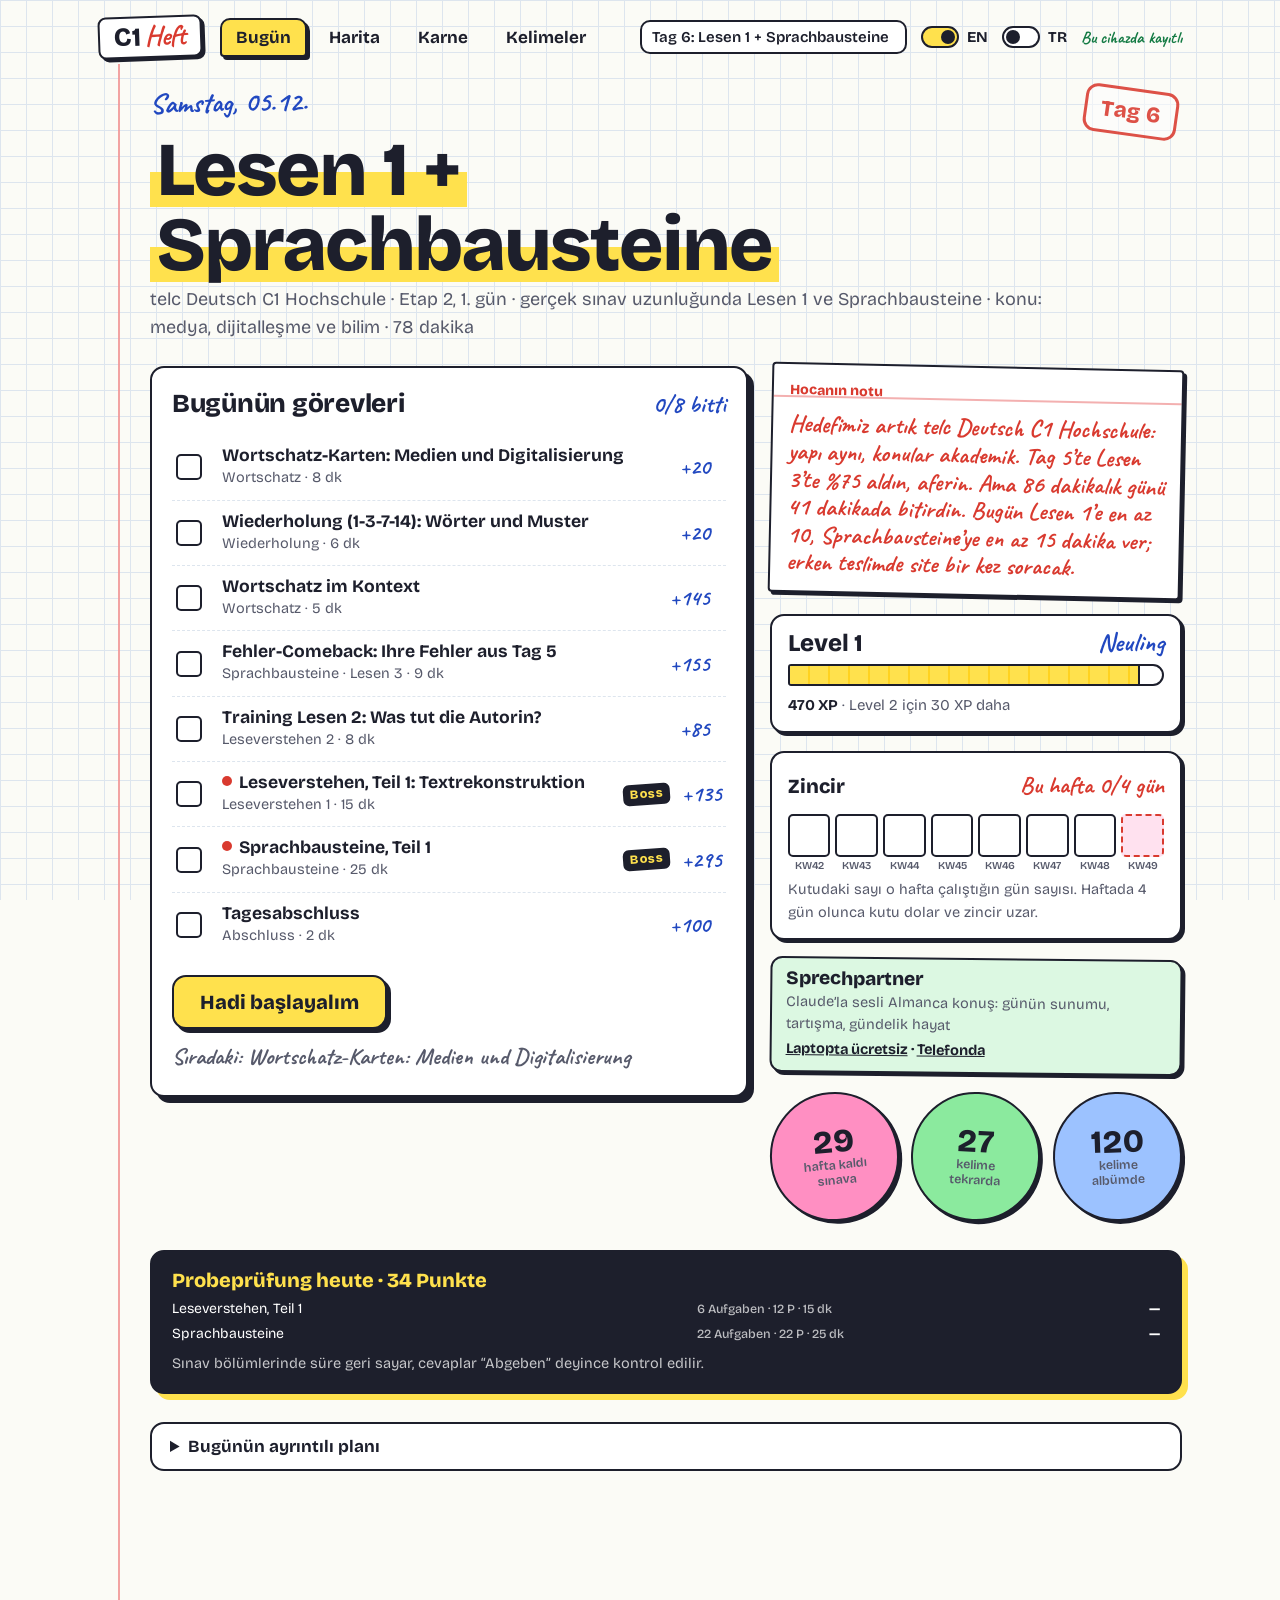
<file: index.html>
<!DOCTYPE html>
<html lang="tr">
<head>
<meta charset="utf-8">
<meta name="viewport" content="width=device-width, initial-scale=1, viewport-fit=cover">
<title>C1-Heft · telc Deutsch C1 Hochschule</title>
<meta name="description" content="Haziran 2027’ye kadar telc Deutsch C1 Hochschule hazırlığı: deneme sınavları, kelime tekrarı, Almanca, İngilizce ve Türkçe.">
<meta name="theme-color" content="#fbfbf6">
<meta name="apple-mobile-web-app-capable" content="yes">
<meta name="mobile-web-app-capable" content="yes">
<meta name="apple-mobile-web-app-status-bar-style" content="default">
<meta name="apple-mobile-web-app-title" content="C1-Heft">
<link rel="manifest" href="manifest.webmanifest">
<link rel="icon" href="icons/icon-192.png" type="image/png">
<link rel="apple-touch-icon" href="icons/apple-touch-icon.png">
<style>@font-face {
  font-family: 'Bricolage Grotesque';
  font-style: normal;
  font-display: swap;
  font-weight: 400;
  src: url(fonts/bricolage-grotesque-latin-ext-400-normal.woff2) format("woff2");
  unicode-range: U+0100-02BA,U+02BD-02C5,U+02C7-02CC,U+02CE-02D7,U+02DD-02FF,U+0304,U+0308,U+0329,U+1D00-1DBF,U+1E00-1E9F,U+1EF2-1EFF,U+2020,U+20A0-20AB,U+20AD-20C0,U+2113,U+2C60-2C7F,U+A720-A7FF;
}
@font-face {
  font-family: 'Bricolage Grotesque';
  font-style: normal;
  font-display: swap;
  font-weight: 400;
  src: url(fonts/bricolage-grotesque-latin-400-normal.woff2) format("woff2");
  unicode-range: U+0000-00FF,U+0131,U+0152-0153,U+02BB-02BC,U+02C6,U+02DA,U+02DC,U+0304,U+0308,U+0329,U+2000-206F,U+20AC,U+2122,U+2191,U+2193,U+2212,U+2215,U+FEFF,U+FFFD;
}
@font-face {
  font-family: 'Bricolage Grotesque';
  font-style: normal;
  font-display: swap;
  font-weight: 500;
  src: url(fonts/bricolage-grotesque-latin-ext-500-normal.woff2) format("woff2");
  unicode-range: U+0100-02BA,U+02BD-02C5,U+02C7-02CC,U+02CE-02D7,U+02DD-02FF,U+0304,U+0308,U+0329,U+1D00-1DBF,U+1E00-1E9F,U+1EF2-1EFF,U+2020,U+20A0-20AB,U+20AD-20C0,U+2113,U+2C60-2C7F,U+A720-A7FF;
}
@font-face {
  font-family: 'Bricolage Grotesque';
  font-style: normal;
  font-display: swap;
  font-weight: 500;
  src: url(fonts/bricolage-grotesque-latin-500-normal.woff2) format("woff2");
  unicode-range: U+0000-00FF,U+0131,U+0152-0153,U+02BB-02BC,U+02C6,U+02DA,U+02DC,U+0304,U+0308,U+0329,U+2000-206F,U+20AC,U+2122,U+2191,U+2193,U+2212,U+2215,U+FEFF,U+FFFD;
}
@font-face {
  font-family: 'Bricolage Grotesque';
  font-style: normal;
  font-display: swap;
  font-weight: 600;
  src: url(fonts/bricolage-grotesque-latin-ext-600-normal.woff2) format("woff2");
  unicode-range: U+0100-02BA,U+02BD-02C5,U+02C7-02CC,U+02CE-02D7,U+02DD-02FF,U+0304,U+0308,U+0329,U+1D00-1DBF,U+1E00-1E9F,U+1EF2-1EFF,U+2020,U+20A0-20AB,U+20AD-20C0,U+2113,U+2C60-2C7F,U+A720-A7FF;
}
@font-face {
  font-family: 'Bricolage Grotesque';
  font-style: normal;
  font-display: swap;
  font-weight: 600;
  src: url(fonts/bricolage-grotesque-latin-600-normal.woff2) format("woff2");
  unicode-range: U+0000-00FF,U+0131,U+0152-0153,U+02BB-02BC,U+02C6,U+02DA,U+02DC,U+0304,U+0308,U+0329,U+2000-206F,U+20AC,U+2122,U+2191,U+2193,U+2212,U+2215,U+FEFF,U+FFFD;
}
@font-face {
  font-family: 'Bricolage Grotesque';
  font-style: normal;
  font-display: swap;
  font-weight: 700;
  src: url(fonts/bricolage-grotesque-latin-ext-700-normal.woff2) format("woff2");
  unicode-range: U+0100-02BA,U+02BD-02C5,U+02C7-02CC,U+02CE-02D7,U+02DD-02FF,U+0304,U+0308,U+0329,U+1D00-1DBF,U+1E00-1E9F,U+1EF2-1EFF,U+2020,U+20A0-20AB,U+20AD-20C0,U+2113,U+2C60-2C7F,U+A720-A7FF;
}
@font-face {
  font-family: 'Bricolage Grotesque';
  font-style: normal;
  font-display: swap;
  font-weight: 700;
  src: url(fonts/bricolage-grotesque-latin-700-normal.woff2) format("woff2");
  unicode-range: U+0000-00FF,U+0131,U+0152-0153,U+02BB-02BC,U+02C6,U+02DA,U+02DC,U+0304,U+0308,U+0329,U+2000-206F,U+20AC,U+2122,U+2191,U+2193,U+2212,U+2215,U+FEFF,U+FFFD;
}
@font-face {
  font-family: 'Bricolage Grotesque';
  font-style: normal;
  font-display: swap;
  font-weight: 800;
  src: url(fonts/bricolage-grotesque-latin-ext-800-normal.woff2) format("woff2");
  unicode-range: U+0100-02BA,U+02BD-02C5,U+02C7-02CC,U+02CE-02D7,U+02DD-02FF,U+0304,U+0308,U+0329,U+1D00-1DBF,U+1E00-1E9F,U+1EF2-1EFF,U+2020,U+20A0-20AB,U+20AD-20C0,U+2113,U+2C60-2C7F,U+A720-A7FF;
}
@font-face {
  font-family: 'Bricolage Grotesque';
  font-style: normal;
  font-display: swap;
  font-weight: 800;
  src: url(fonts/bricolage-grotesque-latin-800-normal.woff2) format("woff2");
  unicode-range: U+0000-00FF,U+0131,U+0152-0153,U+02BB-02BC,U+02C6,U+02DA,U+02DC,U+0304,U+0308,U+0329,U+2000-206F,U+20AC,U+2122,U+2191,U+2193,U+2212,U+2215,U+FEFF,U+FFFD;
}
@font-face {
  font-family: 'Caveat';
  font-style: normal;
  font-display: swap;
  font-weight: 500;
  src: url(fonts/caveat-latin-ext-500-normal.woff2) format("woff2");
  unicode-range: U+0100-02BA,U+02BD-02C5,U+02C7-02CC,U+02CE-02D7,U+02DD-02FF,U+0304,U+0308,U+0329,U+1D00-1DBF,U+1E00-1E9F,U+1EF2-1EFF,U+2020,U+20A0-20AB,U+20AD-20C0,U+2113,U+2C60-2C7F,U+A720-A7FF;
}
@font-face {
  font-family: 'Caveat';
  font-style: normal;
  font-display: swap;
  font-weight: 500;
  src: url(fonts/caveat-latin-500-normal.woff2) format("woff2");
  unicode-range: U+0000-00FF,U+0131,U+0152-0153,U+02BB-02BC,U+02C6,U+02DA,U+02DC,U+0304,U+0308,U+0329,U+2000-206F,U+20AC,U+2122,U+2191,U+2193,U+2212,U+2215,U+FEFF,U+FFFD;
}
@font-face {
  font-family: 'Caveat';
  font-style: normal;
  font-display: swap;
  font-weight: 700;
  src: url(fonts/caveat-latin-ext-700-normal.woff2) format("woff2");
  unicode-range: U+0100-02BA,U+02BD-02C5,U+02C7-02CC,U+02CE-02D7,U+02DD-02FF,U+0304,U+0308,U+0329,U+1D00-1DBF,U+1E00-1E9F,U+1EF2-1EFF,U+2020,U+20A0-20AB,U+20AD-20C0,U+2113,U+2C60-2C7F,U+A720-A7FF;
}
@font-face {
  font-family: 'Caveat';
  font-style: normal;
  font-display: swap;
  font-weight: 700;
  src: url(fonts/caveat-latin-700-normal.woff2) format("woff2");
  unicode-range: U+0000-00FF,U+0131,U+0152-0153,U+02BB-02BC,U+02C6,U+02DA,U+02DC,U+0304,U+0308,U+0329,U+2000-206F,U+20AC,U+2122,U+2191,U+2193,U+2212,U+2215,U+FEFF,U+FFFD;
}
@font-face {
  font-family: 'Literata';
  font-style: normal;
  font-display: swap;
  font-weight: 400;
  src: url(fonts/literata-latin-ext-400-normal.woff2) format("woff2");
  unicode-range: U+0100-02BA,U+02BD-02C5,U+02C7-02CC,U+02CE-02D7,U+02DD-02FF,U+0304,U+0308,U+0329,U+1D00-1DBF,U+1E00-1E9F,U+1EF2-1EFF,U+2020,U+20A0-20AB,U+20AD-20C0,U+2113,U+2C60-2C7F,U+A720-A7FF;
}
@font-face {
  font-family: 'Literata';
  font-style: normal;
  font-display: swap;
  font-weight: 400;
  src: url(fonts/literata-latin-400-normal.woff2) format("woff2");
  unicode-range: U+0000-00FF,U+0131,U+0152-0153,U+02BB-02BC,U+02C6,U+02DA,U+02DC,U+0304,U+0308,U+0329,U+2000-206F,U+20AC,U+2122,U+2191,U+2193,U+2212,U+2215,U+FEFF,U+FFFD;
}
@font-face {
  font-family: 'Literata';
  font-style: italic;
  font-display: swap;
  font-weight: 400;
  src: url(fonts/literata-latin-ext-400-italic.woff2) format("woff2");
  unicode-range: U+0100-02BA,U+02BD-02C5,U+02C7-02CC,U+02CE-02D7,U+02DD-02FF,U+0304,U+0308,U+0329,U+1D00-1DBF,U+1E00-1E9F,U+1EF2-1EFF,U+2020,U+20A0-20AB,U+20AD-20C0,U+2113,U+2C60-2C7F,U+A720-A7FF;
}
@font-face {
  font-family: 'Literata';
  font-style: italic;
  font-display: swap;
  font-weight: 400;
  src: url(fonts/literata-latin-400-italic.woff2) format("woff2");
  unicode-range: U+0000-00FF,U+0131,U+0152-0153,U+02BB-02BC,U+02C6,U+02DA,U+02DC,U+0304,U+0308,U+0329,U+2000-206F,U+20AC,U+2122,U+2191,U+2193,U+2212,U+2215,U+FEFF,U+FFFD;
}
@font-face {
  font-family: 'Literata';
  font-style: normal;
  font-display: swap;
  font-weight: 600;
  src: url(fonts/literata-latin-ext-600-normal.woff2) format("woff2");
  unicode-range: U+0100-02BA,U+02BD-02C5,U+02C7-02CC,U+02CE-02D7,U+02DD-02FF,U+0304,U+0308,U+0329,U+1D00-1DBF,U+1E00-1E9F,U+1EF2-1EFF,U+2020,U+20A0-20AB,U+20AD-20C0,U+2113,U+2C60-2C7F,U+A720-A7FF;
}
@font-face {
  font-family: 'Literata';
  font-style: normal;
  font-display: swap;
  font-weight: 600;
  src: url(fonts/literata-latin-600-normal.woff2) format("woff2");
  unicode-range: U+0000-00FF,U+0131,U+0152-0153,U+02BB-02BC,U+02C6,U+02DA,U+02DC,U+0304,U+0308,U+0329,U+2000-206F,U+20AC,U+2122,U+2191,U+2193,U+2212,U+2215,U+FEFF,U+FFFD;
}


/* Layout idea: one exam step at a time on a calm paper column; a sticky action bar moves you forward; a side column keeps today's plan in view. */
:root{
  color-scheme: light;
  --bg:#eef1f4; --card:#ffffff; --paper:#f7f9fb; --ink:#14202b; --ink2:#4a5a6c; --line:#d3dce5; --line2:#e6ebf0;
  --accent:#0a5f7d; --accent-ink:#ffffff; --accent-soft:#dfeef4;
  --dS:#0a5f7d; --dS-soft:#dfeef4; --dG:#6a47a6; --dG-soft:#ece6f7;
  --ok:#17794a; --ok-soft:#e0f2e8; --bad:#b3261e; --bad-soft:#fbe7e5; --warn:#855400; --warn-soft:#fbf0cf;
  --shadow:0 1px 2px rgba(20,32,43,.06),0 4px 14px rgba(20,32,43,.05);
  --f-ui:"IBM Plex Sans",system-ui,-apple-system,"Segoe UI",Roboto,sans-serif;
  --f-read:"IBM Plex Serif",Georgia,"Times New Roman",serif;
  --f-mono:"IBM Plex Mono",ui-monospace,Menlo,Consolas,monospace;
  --r:12px;
}
@media (prefers-color-scheme: dark){
  :root:not([data-theme="light"]){
    color-scheme: dark;
    --bg:#0e151c; --card:#16202a; --paper:#1a2631; --ink:#e7eef4; --ink2:#a6b4c2; --line:#2b3a47; --line2:#223240;
    --accent:#5cc1e0; --accent-ink:#04202b; --accent-soft:#12303d;
    --dS:#5cc1e0; --dS-soft:#12303d; --dG:#b9a0ee; --dG-soft:#2a2144;
    --ok:#5fd29a; --ok-soft:#12301f; --bad:#ff8c84; --bad-soft:#3a1815; --warn:#f0c25f; --warn-soft:#312608;
    --shadow:0 1px 2px rgba(0,0,0,.4);
  }
}
:root[data-theme="dark"]{
  color-scheme: dark;
  --bg:#0e151c; --card:#16202a; --paper:#1a2631; --ink:#e7eef4; --ink2:#a6b4c2; --line:#2b3a47; --line2:#223240;
  --accent:#5cc1e0; --accent-ink:#04202b; --accent-soft:#12303d;
  --dS:#5cc1e0; --dS-soft:#12303d; --dG:#b9a0ee; --dG-soft:#2a2144;
  --ok:#5fd29a; --ok-soft:#12301f; --bad:#ff8c84; --bad-soft:#3a1815; --warn:#f0c25f; --warn-soft:#312608;
  --shadow:0 1px 2px rgba(0,0,0,.4);
}
*{box-sizing:border-box}
html{-webkit-text-size-adjust:100%;scroll-behavior:smooth}
body{margin:0;background:var(--bg);color:var(--ink);font:400 16px/1.55 var(--f-ui)}
button,input,select,textarea{font:inherit;color:inherit}
button{-webkit-tap-highlight-color:transparent}
h1,h2,h3,h4{text-wrap:balance;margin:0}
p{margin:0}
.pl{white-space:pre-line}
:focus-visible{outline:2px solid var(--accent);outline-offset:2px}
[hidden]{display:none !important}

/* top */
.top{position:sticky;top:0;z-index:30;background:color-mix(in srgb,var(--card) 92%,transparent);backdrop-filter:blur(8px);border-bottom:1px solid var(--line)}
.top-in{max-width:1180px;margin:0 auto;padding:10px 16px;display:flex;align-items:center;gap:14px;flex-wrap:wrap}
.brand{display:flex;align-items:baseline;gap:8px}
.brand .b1{font:500 12px var(--f-mono);background:var(--accent);color:var(--accent-ink);padding:2px 7px;border-radius:4px;letter-spacing:.03em}
.brand .b2{font-weight:600}
.tabs{display:flex;gap:2px}
.tab{border:0;background:none;padding:7px 13px;border-radius:8px;cursor:pointer;color:var(--ink2);font-weight:500;transition:background .15s,color .15s}
.tab:hover{background:var(--accent-soft);color:var(--ink)}
.tab[aria-current="page"]{background:var(--accent-soft);color:var(--accent)}
.tools{margin-left:auto;display:flex;align-items:center;gap:16px;flex-wrap:wrap}
.sw{display:inline-flex;align-items:center;gap:8px;cursor:pointer;font-size:14px;color:var(--ink2);user-select:none}
.sw input{width:36px;height:20px;appearance:none;background:var(--line);border-radius:20px;position:relative;cursor:pointer;transition:background .15s;margin:0}
.sw input::after{content:"";position:absolute;top:2px;left:2px;width:16px;height:16px;border-radius:50%;background:var(--card);transition:transform .15s;box-shadow:0 0 0 1px var(--line)}
.sw input:checked{background:var(--accent)}
.sw input:checked::after{transform:translateX(16px)}
.savestate{font-size:13px;color:var(--ink2);min-width:7.5em;text-align:right}
.savestate.ok{color:var(--ok)}
.topprog{height:3px;background:var(--line2)}
.topprog i{display:block;height:100%;background:var(--accent);width:0;transition:width .4s ease}

/* shell */
.shell{max-width:1180px;margin:0 auto;padding:22px 16px 120px;display:grid;grid-template-columns:minmax(0,1fr);gap:26px;align-items:start}
.shell.day{grid-template-columns:minmax(0,1fr)}
@media (min-width:1080px){.shell.day{grid-template-columns:minmax(0,1fr) 330px}}
.stage{min-width:0;display:grid;gap:18px;animation:enter .22s ease both}
@keyframes enter{from{opacity:0;transform:translateY(8px)}to{opacity:1;transform:none}}
.stage.still{animation:none}

/* side column */
.side{position:sticky;top:82px;display:none;gap:14px;max-height:calc(100vh - 100px);overflow:auto;align-content:start;grid-template-columns:minmax(0,1fr);min-width:0}
@media (min-width:1080px){.side{display:grid}}
.panel{min-width:0;background:var(--card);border:1px solid var(--line);border-radius:var(--r);padding:14px 16px;display:grid;grid-template-columns:minmax(0,1fr);gap:10px;box-shadow:var(--shadow)}
.panel h3{font:500 12px var(--f-mono);letter-spacing:.06em;text-transform:uppercase;color:var(--ink2)}
.meter{height:6px;background:var(--line2);border-radius:4px;overflow:hidden}
.meter i{display:block;height:100%;background:var(--accent);border-radius:4px;transition:width .4s ease}
.minfo{font-size:13.5px;color:var(--ink2);display:flex;justify-content:space-between;gap:8px;flex-wrap:wrap}
.sl{display:flex;align-items:center;gap:9px;width:100%;text-align:left;background:none;border:0;border-radius:8px;padding:6px 8px;cursor:pointer;color:var(--ink);font-size:14px}
.sl:hover{background:var(--accent-soft)}
.sl.cur{background:var(--accent-soft);font-weight:600}
.sl .dot{flex:none;width:10px;height:10px;border-radius:50%;border:2px solid var(--line);background:transparent}
.sl.part .dot{border-color:var(--warn);background:var(--warn-soft)}
.sl.done .dot{border-color:var(--ok);background:var(--ok)}
.sl .rt{flex:1;min-width:0;overflow:hidden;text-overflow:ellipsis;white-space:nowrap}
.sl .rs{font:500 12px var(--f-mono);color:var(--ink2)}
.sl .dm{flex:none;width:6px;height:16px;border-radius:3px}
.dm.S{background:var(--dS)} .dm.G{background:var(--dG)} .dm.SG{background:linear-gradient(var(--dS) 50%,var(--dG) 50%)}
.ctx{display:grid;gap:8px;font-size:14px}
.ctx b{font-weight:600}
.ctx .k.nocap{text-transform:none;letter-spacing:0}
.ctx .k{font:500 11.5px var(--f-mono);text-transform:uppercase;letter-spacing:.05em;color:var(--ink2)}
.ctx p{color:var(--ink)}
.ctx .sd{border-left:3px solid var(--dS);padding-left:10px}
.ctx .gd{border-left:3px solid var(--dG);padding-left:10px}

/* chips */
.chip{display:inline-flex;align-items:center;font:500 11.5px var(--f-mono);letter-spacing:.05em;text-transform:uppercase;background:var(--accent-soft);color:var(--accent);border-radius:5px;padding:3px 8px}
.chip.S{background:var(--dS-soft);color:var(--dS)} .chip.G{background:var(--dG-soft);color:var(--dG)}
.chip.SG{background:linear-gradient(90deg,var(--dS-soft) 50%,var(--dG-soft) 50%);color:var(--ink)}
.chip.tagc{background:var(--warn-soft);color:var(--warn);text-transform:none;letter-spacing:0}
.chip.min{background:none;color:var(--ink2);padding-left:0}

/* buttons */
.btn{border:1px solid var(--line);background:var(--card);padding:9px 16px;border-radius:9px;cursor:pointer;font-weight:500;transition:border-color .15s,background .15s,transform .05s}
.btn:hover:not(:disabled){border-color:var(--accent);color:var(--accent)}
.btn:active:not(:disabled){transform:translateY(1px)}
.btn.primary{background:var(--accent);color:var(--accent-ink);border-color:var(--accent)}
.btn.primary:hover:not(:disabled){filter:brightness(1.08);color:var(--accent-ink)}
.btn:disabled{opacity:.45;cursor:not-allowed}
.btn.ghost{background:none}
.btn.sm{padding:5px 11px;font-size:13.5px}
.btn.big{padding:12px 22px;font-size:16.5px}

/* step header */
.stephead{display:grid;gap:10px}
.sh-row{display:flex;align-items:center;gap:8px;flex-wrap:wrap}
.stephead h1{font:600 clamp(22px,3.4vw,28px)/1.2 var(--f-read)}
.task{display:grid;gap:6px;background:var(--card);border:1px solid var(--line);border-left:4px solid var(--accent);border-radius:var(--r);padding:12px 16px}
.task.S{border-left-color:var(--dS)} .task.G{border-left-color:var(--dG)}
.task>p{color:var(--ink)}
.surface{background:var(--card);border:1px solid var(--line);border-radius:var(--r);padding:18px 20px;display:grid;gap:14px;box-shadow:var(--shadow)}

/* Turkish toggle */
.trbox{display:grid;gap:6px;justify-items:start}
.trbtn{background:none;border:0;padding:3px 0;color:var(--accent);cursor:pointer;font-size:14px;font-weight:500;display:inline-flex;align-items:center;gap:6px}
.trbtn::before{content:"";width:0;height:0;border-left:5px solid currentColor;border-top:4px solid transparent;border-bottom:4px solid transparent;transition:transform .15s}
.trbox.open>.trbtn::before{transform:rotate(90deg)}
.trbtn:hover{text-decoration:underline}
.tr{display:none;background:var(--warn-soft);border-left:3px solid var(--warn);border-radius:0 8px 8px 0;padding:10px 14px;width:100%;color:var(--ink);font-size:15.5px}
.trbox.open>.tr,.tr-all .tr{display:block}
.tr-all .trbtn{opacity:.55}
.trv{display:none;color:var(--ink)}
.tr-all .trv,.trv.on{display:block}

/* passage & notes */
.passage{background:var(--paper);border:1px solid var(--line2);border-left:3px solid var(--accent);border-radius:10px;padding:14px 18px;display:grid;gap:10px}
.pt{display:flex;align-items:center;justify-content:space-between;gap:8px;font:500 12px var(--f-mono);text-transform:uppercase;letter-spacing:.05em;color:var(--ink2);flex-wrap:wrap}
.pt .acts{display:flex;gap:6px}
.bi{display:grid;gap:14px;grid-template-columns:minmax(0,1fr)}
.bi.en-on{grid-template-columns:minmax(0,1fr)}
@media (min-width:900px){.bi.en-on{grid-template-columns:repeat(2,minmax(0,1fr))}}
.col.en{display:none;border-left:3px solid var(--dG);padding-left:12px}
.bi.en-on .col.en{display:block}
.collab{font:500 11px var(--f-mono);text-transform:uppercase;letter-spacing:.06em;color:var(--ink2);margin-bottom:4px;display:block}
.pbody{font:400 17px/1.7 var(--f-read)}
.col.en .pbody{font-size:16px;color:var(--ink2);font-family:var(--f-ui);line-height:1.65}
.para{display:grid;grid-template-columns:30px minmax(0,1fr);gap:8px;align-items:start}
.para+.para{margin-top:12px}
.para .pk{font:500 13px var(--f-mono);background:var(--accent);color:var(--accent-ink);border-radius:5px;width:26px;height:26px;display:grid;place-items:center;text-transform:uppercase}
.para h4{font:600 15px var(--f-ui);margin-bottom:2px}
.note{background:var(--paper);border:1px solid var(--line);border-radius:10px;padding:12px 16px;display:grid;gap:8px}
.note .nt{font:500 12px var(--f-mono);text-transform:uppercase;letter-spacing:.05em;color:var(--ink2)}
.note .nb{font:400 16px/1.65 var(--f-read);white-space:pre-line}
.note.pre .nb{font-family:var(--f-ui);font-size:15.5px}
details.notefold{background:var(--paper);border:1px solid var(--line);border-radius:10px;padding:8px 14px}
details.notefold summary{cursor:pointer;font-weight:500;color:var(--accent)}
details.notefold .nb{margin-top:8px}
.spk{border:1px solid var(--line);background:var(--card);border-radius:6px;padding:3px 9px;font:500 12px var(--f-ui);cursor:pointer;color:var(--accent);text-transform:none;letter-spacing:0;transition:border-color .15s}
.spk:hover{border-color:var(--accent)}
.spk.on{background:var(--accent-soft)}

/* items */
.item{display:grid;gap:10px}
.item+.item{border-top:1px solid var(--line2);padding-top:16px}
.q{font:500 17px/1.5 var(--f-read);max-width:70ch}
.opts{display:grid;gap:8px}
.opts.row,.opts.letters{display:flex;flex-wrap:wrap;gap:8px}
.opt{display:flex;align-items:flex-start;gap:12px;border:1px solid var(--line);border-radius:10px;padding:10px 14px;cursor:pointer;background:var(--card);text-align:left;width:100%;min-height:46px;transition:border-color .15s,background .15s,opacity .2s}
.opts.row .opt,.opts.letters .opt{width:auto;align-items:center}
.opt:hover:not(.lock){border-color:var(--accent);background:var(--accent-soft)}
.opt .k{flex:none;width:26px;height:26px;border-radius:6px;border:1px solid var(--line);display:grid;place-items:center;font:500 12.5px var(--f-mono);color:var(--ink2);text-transform:uppercase;background:var(--paper)}
.opt .t{padding-top:2px;font-size:16px}
.opt.lock{cursor:default}
.opt.dim{opacity:.55}
.opt.right{border-color:var(--ok);background:var(--ok-soft);opacity:1}
.opt.right .k{background:var(--ok);color:#fff;border-color:var(--ok)}
.opt.wrong{border-color:var(--bad);background:var(--bad-soft);opacity:1}
.opt.wrong .k{background:var(--bad);color:#fff;border-color:var(--bad)}
.fb{border-radius:10px;padding:11px 15px;display:grid;gap:5px;font-size:15px;animation:enter .2s ease both}
.fb.ok{background:var(--ok-soft);border-left:3px solid var(--ok)}
.fb.bad{background:var(--bad-soft);border-left:3px solid var(--bad)}
.fb b{font-weight:600}
.chips{display:flex;gap:6px;flex-wrap:wrap}

/* English column items */
.qrow{display:flex;gap:10px;align-items:flex-start;justify-content:space-between}
.qrow .q{flex:1;min-width:0}
.enbtn{flex:none;margin-top:2px}
.enbtn[aria-pressed="true"]{background:var(--dG-soft);border-color:var(--dG)}
.col.en .q{font:500 16.5px/1.5 var(--f-ui);color:var(--ink);max-width:none}
.col.en .nb{font-family:var(--f-ui);font-size:15.5px;color:var(--ink2)}
.col.en .task p,.col.en p{margin:0}
.eopts{display:grid;gap:6px;margin-top:8px}
.eo{display:flex;gap:10px;align-items:flex-start;border:1px solid var(--line2);border-radius:8px;padding:7px 10px;font-size:15px;color:var(--ink2);background:var(--card)}
.eo .k{flex:none;width:22px;height:22px;border-radius:5px;border:1px solid var(--line);display:grid;place-items:center;font:500 12px var(--f-mono);text-transform:uppercase;background:var(--paper);color:var(--ink2)}
.eo.right{border-color:var(--ok);background:var(--ok-soft);color:var(--ink)}
.eo.right .k{background:var(--ok);color:#fff;border-color:var(--ok)}
.eo.wrong{border-color:var(--bad);background:var(--bad-soft);color:var(--ink)}
.eo.wrong .k{background:var(--bad);color:#fff;border-color:var(--bad)}
.fb.en{margin-top:10px}
.enx{display:grid;gap:8px;margin-top:12px}
.enx ol{margin:0;padding-left:1.3em;display:grid;gap:10px;font-size:15px;color:var(--ink2)}
.enx ol b{color:var(--ink)}
.enl{display:block;font:400 14px/1.45 var(--f-ui);color:var(--ink2);font-style:italic;margin-top:2px}
.h1en{font:500 16px/1.4 var(--f-ui);color:var(--ink2);margin-top:-2px}

/* single-question mode */
.qtop{display:flex;align-items:center;justify-content:space-between;gap:10px;flex-wrap:wrap}
.qdots{display:flex;gap:5px;flex-wrap:wrap}
.qd{width:12px;height:12px;border-radius:50%;border:2px solid var(--line);background:none;padding:0;cursor:pointer}
.qd.ok{background:var(--ok);border-color:var(--ok)} .qd.bad{background:var(--bad);border-color:var(--bad)} .qd.cur{box-shadow:0 0 0 3px var(--accent-soft);border-color:var(--accent)}
.qn{font:500 13px var(--f-mono);color:var(--ink2)}
.qnav{display:flex;gap:10px;flex-wrap:wrap;align-items:center}
.qnav,.marks,.fb,.result{scroll-margin-bottom:96px}

/* cloze */
.cloze{background:var(--paper);border:1px solid var(--line2);border-radius:10px;padding:16px 18px;display:grid;gap:14px}
.cl-body{font:400 17px/2.05 var(--f-read);white-space:pre-line;max-width:72ch}
select.gap{font:500 15px var(--f-ui);padding:3px 4px;border:1px solid var(--accent);border-radius:6px;background:var(--card);color:var(--ink);max-width:11em;margin:0 2px;cursor:pointer}
select.gap.set{background:var(--accent-soft)}
.gapdone{display:inline;border-radius:6px;padding:1px 6px;margin:0 1px;font:400 16px/1.9 var(--f-ui);box-decoration-break:clone;-webkit-box-decoration-break:clone}
.gapdone sup{font:500 10px var(--f-mono);margin-right:3px;opacity:.75}
.gapdone.ok{background:var(--ok-soft);color:var(--ok)}
.gapdone.bad{background:var(--bad-soft);color:var(--bad)}
.gapdone s{opacity:.8}
.bank{display:grid;gap:6px;counter-reset:none}
.bank .bs{display:grid;grid-template-columns:26px minmax(0,1fr);gap:10px;align-items:start;border:1px solid var(--line);border-radius:8px;padding:7px 10px;background:var(--card);font-size:15px;transition:opacity .2s}
.bank .bs i{font:500 12px var(--f-mono);font-style:normal;text-transform:uppercase;color:var(--accent);background:var(--accent-soft);border-radius:5px;width:24px;height:24px;display:grid;place-items:center}
.bank .bs.used{opacity:.4}
.bank .bs.is-right{border-color:var(--ok)}
.bank.words{display:flex;flex-wrap:wrap}
.eval{display:grid;gap:8px;margin:0;padding:0;list-style:none}
.eval li{border-left:3px solid var(--bad);background:var(--bad-soft);padding:9px 13px;border-radius:0 8px 8px 0;font-size:15px}
.allok{background:var(--ok-soft);border-left:3px solid var(--ok);padding:9px 13px;border-radius:0 8px 8px 0}
details.alls{border:1px solid var(--line);border-radius:10px;padding:8px 14px}
details.alls summary{cursor:pointer;font-weight:500;color:var(--accent)}
details.alls ol{margin:10px 0 4px;padding-left:1.3em;display:grid;gap:10px;font-size:15px}
.optline{display:flex;flex-wrap:wrap;gap:4px 14px;font-size:13.5px;color:var(--ink2);margin-top:3px}
.optline .okw{color:var(--ok);font-weight:600}

/* result */
.result{display:grid;gap:10px;background:var(--card);border:1px solid var(--line);border-radius:var(--r);padding:16px 20px;box-shadow:var(--shadow);animation:enter .25s ease both}
.result .big{font:500 30px var(--f-mono);font-variant-numeric:tabular-nums}
.bar{height:9px;background:var(--line2);border-radius:5px;overflow:hidden}
.bar i{display:block;height:100%;background:var(--ok);border-radius:5px;transition:width .5s ease}
.bar.mid i{background:var(--warn)} .bar.low i{background:var(--bad)}
.review{display:grid;gap:8px}
.rv{border:1px solid var(--line);border-radius:10px;padding:9px 13px;display:grid;gap:3px;font-size:15px}
.rv.ok{border-left:4px solid var(--ok)} .rv.bad{border-left:4px solid var(--bad)}
.rv .rq{font:500 15.5px/1.45 var(--f-read)}
.rv .ra{font-size:14px;color:var(--ink2)}
.rv .ra b{color:var(--ok)} .rv .ra s{color:var(--bad)}

/* cards (vocab) */
.deck{display:grid;gap:14px}
.dtop{display:flex;align-items:center;justify-content:space-between;gap:10px;flex-wrap:wrap}
.ticks{display:flex;gap:3px;flex-wrap:wrap}
.tk{height:8px;flex:1;min-width:6px;max-width:26px;border-radius:3px;background:var(--line2);border:0;padding:0;cursor:pointer}
.tk.know{background:var(--ok)} .tk.new{background:var(--warn)} .tk.cur{outline:2px solid var(--accent);outline-offset:1px}
.fc{background:var(--card);border:1px solid var(--line);border-radius:16px;box-shadow:var(--shadow);overflow:hidden}
.fc.S{border-top:5px solid var(--dS)} .fc.G{border-top:5px solid var(--dG)}
.fc-front{padding:30px 22px 22px;display:grid;gap:10px;justify-items:center;text-align:center}
.fc-de{font:600 clamp(28px,5vw,38px)/1.2 var(--f-read)}
.fc-info{color:var(--ink2);font-size:14.5px}
.fc-back{border-top:1px dashed var(--line);padding:18px 22px 20px;display:grid;gap:16px;animation:enter .22s ease both}
.cols2{display:grid;gap:14px;grid-template-columns:repeat(2,minmax(0,1fr))}
@media (max-width:520px){.cols2{grid-template-columns:minmax(0,1fr)}}
.cbox{border-radius:10px;padding:10px 14px;display:grid;gap:4px;align-content:start}
.cbox.en{background:var(--dG-soft)} .cbox.trb{background:var(--warn-soft)}
.cbox h4{font:500 11.5px var(--f-mono);text-transform:uppercase;letter-spacing:.06em;color:var(--ink2)}
.cbox .w{font:500 21px/1.3 var(--f-ui)}
.cbox .ex{font-size:15.5px;line-height:1.55}
.cbox .ex.en{font-style:italic}
.exde{font:400 18px/1.6 var(--f-read);padding:0 2px}
.revbtn{border:1px dashed var(--ink2);background:none;border-radius:8px;padding:8px 12px;cursor:pointer;color:var(--accent);font-weight:500;justify-self:start}
.marks{display:flex;gap:10px;flex-wrap:wrap}
.marks .btn{flex:1;min-width:140px}
.btn.know{border-color:var(--ok);color:var(--ok)} .btn.know:hover:not(:disabled){background:var(--ok-soft);color:var(--ok);border-color:var(--ok)}
.btn.newb{border-color:var(--warn);color:var(--warn)} .btn.newb:hover:not(:disabled){background:var(--warn-soft);color:var(--warn);border-color:var(--warn)}
.vtab{width:100%;border-collapse:collapse;font-size:15px}
.vtab th,.vtab td{border-top:1px solid var(--line2);padding:8px 10px;text-align:left;vertical-align:top}
.vtab th{font:500 11.5px var(--f-mono);text-transform:uppercase;letter-spacing:.05em;color:var(--ink2);border-top:0}
.vtab td:first-child{font:600 16px var(--f-read)}
.tw{overflow-x:auto}

/* listen */
.listen{background:var(--paper);border:1px solid var(--line2);border-radius:10px;padding:14px 16px;display:grid;gap:10px}
.lctl{display:flex;gap:8px;flex-wrap:wrap;align-items:center}
.slow{display:inline-flex;gap:6px;align-items:center;font-size:14px;color:var(--ink2)}
.ltext{display:grid;gap:10px;font:400 16px/1.6 var(--f-read)}
.ln{display:grid;grid-template-columns:96px minmax(0,1fr);gap:10px}
.ln b{font:500 12px var(--f-mono);color:var(--accent);padding-top:4px}
.ln .eng{display:none;font:400 15px/1.55 var(--f-ui);color:var(--ink2);border-left:3px solid var(--dG);padding-left:10px;margin-top:4px}
.ltext.show-en .ln .eng{display:block}
.hint{font-size:13.5px;color:var(--ink2)}

/* write / speak */
.helpers{border:1px solid var(--line);border-radius:10px;padding:8px 14px;background:var(--card)}
.helpers summary{cursor:pointer;font-weight:500;color:var(--accent)}
.hl{margin:10px 0 4px;padding:0;list-style:none;display:grid;gap:10px}
.hl li{display:grid;gap:2px;padding-bottom:10px;border-bottom:1px solid var(--line2)}
.hl li:last-child{border-bottom:0}
.hl .hde{font:500 16px/1.5 var(--f-read);display:flex;justify-content:space-between;gap:8px}
.hl .hen{font-size:14.5px;color:var(--ink2);font-style:italic;display:none}
.en-vis .hl .hen{display:block}
textarea{width:100%;min-height:240px;border:1px solid var(--line);border-radius:10px;padding:12px 14px;background:var(--card);font:400 17px/1.65 var(--f-read);resize:vertical}
textarea:focus{border-color:var(--accent)}
.wc{display:flex;gap:14px;font:500 13px var(--f-mono);color:var(--ink2)}
.wc .okc{color:var(--ok)}
fieldset.checks{border:1px solid var(--line);border-radius:10px;margin:0;padding:10px 14px;display:grid;gap:7px;background:var(--card)}
fieldset.checks legend{font:500 12px var(--f-mono);text-transform:uppercase;letter-spacing:.05em;color:var(--ink2);padding:0 6px}
label.chk{display:flex;gap:10px;align-items:flex-start;cursor:pointer}
label.chk input{margin-top:5px;accent-color:var(--accent);width:16px;height:16px}
.model{background:var(--paper);border:1px solid var(--line2);border-left:3px solid var(--ok);border-radius:10px;padding:14px 18px;display:grid;gap:10px}
.timer{display:flex;gap:10px;align-items:center;flex-wrap:wrap;background:var(--card);border:1px solid var(--line);border-radius:12px;padding:10px 14px}
.timer .tm{font:500 32px var(--f-mono);font-variant-numeric:tabular-nums;min-width:3.4em}
.timer .tm.over{color:var(--ok)}
.struct{margin:0;padding-left:1.3em;display:grid;gap:6px}
.struct span{display:block;color:var(--ink2);font-size:14px}
.sp-notes{min-height:90px;font:400 16px/1.5 var(--f-ui)}
select.rate{border:1px solid var(--line);border-radius:8px;padding:7px 10px;background:var(--card)}
.lbl{font-weight:500}

/* start screen */
.hero{background:var(--card);border:1px solid var(--line);border-radius:16px;padding:24px 26px;display:grid;gap:14px;box-shadow:var(--shadow)}
.hero .eyebrow{font:500 12px var(--f-mono);letter-spacing:.06em;color:var(--accent);text-transform:uppercase}
.hero h1{font:600 clamp(28px,4.4vw,40px)/1.12 var(--f-read)}
.hero .sub{color:var(--ink2);font-size:17.5px}
.stats{display:flex;gap:10px;flex-wrap:wrap}
.stat{border:1px solid var(--line);border-radius:10px;padding:8px 14px;min-width:108px}
.stat b{display:block;font:500 21px var(--f-mono);font-variant-numeric:tabular-nums}
.stat span{font-size:13px;color:var(--ink2)}
.split{display:grid;gap:6px}
.splitbar{display:flex;height:12px;border-radius:7px;overflow:hidden;background:var(--line2)}
.splitbar i{display:block;height:100%}
.splitbar i.S{background:var(--dS)} .splitbar i.G{background:var(--dG)}
.splitleg{display:flex;gap:18px;font-size:14px;color:var(--ink2);flex-wrap:wrap}
.splitleg b{color:var(--ink);font-family:var(--f-mono);font-weight:500}
.splitleg .sw1,.splitleg .sw2{display:inline-block;width:10px;height:10px;border-radius:3px;margin-right:6px}
.sw1{background:var(--dS)} .sw2{background:var(--dG)}
.learn{margin:0;padding-left:1.2em;display:grid;gap:6px}
.stlist{display:grid;gap:8px}
.st{display:grid;grid-template-columns:34px minmax(0,1fr) auto;gap:12px;align-items:center;border:1px solid var(--line);border-radius:12px;padding:10px 14px;background:var(--card);cursor:pointer;text-align:left;width:100%;transition:border-color .15s,transform .1s}
.st:hover{border-color:var(--accent);transform:translateY(-1px)}
.st .no{font:500 13px var(--f-mono);width:30px;height:30px;border-radius:50%;display:grid;place-items:center;background:var(--accent-soft);color:var(--accent)}
.st.done .no{background:var(--ok);color:#fff}
.st.part .no{background:var(--warn-soft);color:var(--warn)}
.st .ti{font-weight:600}
.st .sb{font-size:13.5px;color:var(--ink2);display:flex;gap:8px;align-items:center;flex-wrap:wrap}
.st .mn{font:500 13px var(--f-mono);color:var(--ink2)}

/* action bar */
.bar-fixed{position:fixed;left:0;right:0;bottom:0;z-index:40;background:color-mix(in srgb,var(--card) 94%,transparent);backdrop-filter:blur(10px);border-top:1px solid var(--line);padding-bottom:env(safe-area-inset-bottom)}
.bar-in{max-width:1180px;margin:0 auto;padding:10px 16px;display:flex;align-items:center;gap:12px}
.bar-mid{flex:1;min-width:0;display:grid;gap:5px;text-align:center}
.bar-mid .t{font-size:13.5px;color:var(--ink2);white-space:nowrap;overflow:hidden;text-overflow:ellipsis}
.bar-mid .t b{color:var(--ink);font-weight:600}
.bar-in .menu{display:inline-flex}
@media (min-width:1080px){.bar-in .menu{display:none}}
@media (max-width:520px){.bar-in .btn{padding:9px 12px}.bar-in .lbl-t{display:none}}

/* sheet */
.sheet{position:fixed;inset:0;z-index:60;background:rgba(10,18,26,.5);display:flex;align-items:flex-end;justify-content:center;animation:fade .15s ease both}
@keyframes fade{from{opacity:0}to{opacity:1}}
.sheet-in{background:var(--card);width:min(560px,100%);max-height:84vh;overflow:auto;border-radius:18px 18px 0 0;padding:16px 16px 22px;display:grid;gap:10px;animation:enter .2s ease both}
.sheet-h{display:flex;justify-content:space-between;align-items:center}

/* report & plan */
.card{background:var(--card);border:1px solid var(--line);border-radius:var(--r);padding:20px 22px;display:grid;gap:12px;box-shadow:var(--shadow)}
.card h2{font:600 20px var(--f-read)}
.card h3{font:600 16px var(--f-ui)}
.score{display:flex;align-items:baseline;gap:14px;flex-wrap:wrap}
.score b{font:500 46px/1 var(--f-mono);font-variant-numeric:tabular-nums}
.score span{color:var(--ink2)}
.sk{display:grid;grid-template-columns:minmax(8em,13em) 1fr auto;gap:12px;align-items:center}
.sk .nm{font-weight:500}
.sk .nr{font:500 13px var(--f-mono);color:var(--ink2);font-variant-numeric:tabular-nums}
.weak{display:grid;gap:10px;margin:0;padding:0;list-style:none}
.weak li{border:1px solid var(--line);border-radius:10px;padding:10px 14px;display:grid;gap:3px}
.weak li b{display:flex;justify-content:space-between;gap:10px}
.weak li b span.c{font:500 13px var(--f-mono);color:var(--bad)}
.empty{background:var(--paper);border:1px dashed var(--line);border-radius:10px;padding:16px;color:var(--ink2)}
.callout{background:var(--accent-soft);border-left:3px solid var(--accent);border-radius:0 8px 8px 0;padding:12px 16px}
.repbox{width:100%;min-height:200px;font:400 14px/1.5 var(--f-mono)}
.rules{display:grid;grid-template-columns:repeat(auto-fill,minmax(250px,1fr));gap:10px;margin:0;padding:0;list-style:none}
.rules li{border:1px solid var(--line);border-radius:10px;padding:11px 14px;display:grid;gap:3px}
.rules li b{font-weight:600} .rules li span{font-size:14px;color:var(--ink2)}
.skel{display:flex;height:16px;border-radius:8px;overflow:hidden;background:var(--line2)}
.skel i{display:block;height:100%;border-right:2px solid var(--card)}
.skel i:nth-child(1){background:var(--dS)} .skel i:nth-child(2){background:#2d86a6} .skel i:nth-child(3){background:var(--dG)} .skel i:nth-child(4){background:#8f72c6} .skel i:nth-child(5){background:#4e9c75} .skel i:nth-child(6){background:#b9923a}
.skl{display:grid;grid-template-columns:repeat(auto-fill,minmax(250px,1fr));gap:8px;margin:0;padding:0;list-style:none}
.skl li{display:grid;grid-template-columns:44px 1fr;gap:10px;align-items:start;font-size:14.5px}
.skl .m{font:500 13px var(--f-mono);color:var(--accent)}
.wd{display:grid;grid-template-columns:repeat(auto-fill,minmax(205px,1fr));gap:10px}
.wd>div{border:1px solid var(--line);border-radius:10px;padding:10px 12px;display:grid;gap:3px}
.wd b{font-weight:600} .wd .f{font:500 12.5px var(--f-mono);color:var(--accent)} .wd span{font-size:14px;color:var(--ink2)}
.exam{width:100%;border-collapse:collapse;font-size:14.5px}
.exam th,.exam td{border-top:1px solid var(--line2);padding:8px 10px;text-align:left;vertical-align:top}
.exam th{font:500 11.5px var(--f-mono);text-transform:uppercase;letter-spacing:.05em;color:var(--ink2);border-top:0}
.exam td:first-child{font-weight:600}
.pills{display:flex;gap:6px;flex-wrap:wrap}
.pill{border:1px solid var(--line);background:var(--card);border-radius:999px;padding:6px 14px;cursor:pointer;font-weight:500;color:var(--ink2);transition:all .15s}
.pill:hover{border-color:var(--accent);color:var(--accent)}
.pill[aria-pressed="true"]{background:var(--accent);color:var(--accent-ink);border-color:var(--accent)}
.wk{display:grid;gap:14px}
.wk-top{display:grid;grid-template-columns:repeat(auto-fit,minmax(220px,1fr));gap:10px}
.wk-top>div{border:1px solid var(--line);border-radius:10px;padding:10px 12px;display:grid;gap:3px;font-size:14.5px}
.wk-top .k{font:500 11.5px var(--f-mono);text-transform:uppercase;letter-spacing:.05em;color:var(--ink2)}
.wk-top .s{border-left:4px solid var(--dS)} .wk-top .g{border-left:4px solid var(--dG)}
.dtab{width:100%;border-collapse:collapse;font-size:14.5px}
.dtab th,.dtab td{border-top:1px solid var(--line2);padding:11px 10px;text-align:left;vertical-align:top}
.dtab th{font:500 11.5px var(--f-mono);text-transform:uppercase;letter-spacing:.05em;color:var(--ink2);border-top:0;white-space:nowrap}
.dtab td.dn{font-weight:600;white-space:nowrap}
.dtab td.dn small{display:block;font:500 12px var(--f-mono);color:var(--accent)}
.dtab td.fo{font-weight:500}
.dtab .cs{border-left:3px solid var(--dS)} .dtab .cg{border-left:3px solid var(--dG)}
.dtab tr.today td{background:var(--accent-soft)}
.dcards{display:none}
@media (max-width:860px){.dtab{display:none}.dcards{display:grid;gap:10px}
  .dc{border:1px solid var(--line);border-radius:10px;padding:12px 14px;display:grid;gap:8px;font-size:14.5px}
  .dc .h{display:flex;justify-content:space-between;gap:8px;flex-wrap:wrap;font-weight:600}
  .dc .s{border-left:3px solid var(--dS);padding-left:10px} .dc .g{border-left:3px solid var(--dG);padding-left:10px}
  .dc.today{background:var(--accent-soft)}
  .dc .k{font:500 11px var(--f-mono);text-transform:uppercase;letter-spacing:.05em;color:var(--ink2);display:block}
}
.outc{margin:0;padding-left:1.2em;display:grid;gap:4px}
.steps{margin:0;padding-left:1.2em;display:grid;gap:6px}
.reset{margin-top:6px;display:flex;gap:10px;align-items:center;flex-wrap:wrap;color:var(--ink2);font-size:14px}
.link{background:none;border:0;color:var(--ink2);text-decoration:underline;cursor:pointer;padding:0}
noscript{display:block;padding:20px}
@media (max-width:640px){
  .top{position:static}
  .passage{padding:12px 12px}
  .para{grid-template-columns:24px minmax(0,1fr);gap:6px}
  .pbody{font-size:16.5px;line-height:1.62}
  .cloze{padding:12px 12px}
  .cl-body{font-size:16.5px;line-height:1.95}
  .top-in{padding:8px 12px;gap:6px 10px}
  .tools{width:100%;justify-content:space-between;margin-left:0;gap:8px}
  .shell{padding:14px 12px 120px}
  .surface,.hero,.card{padding:16px 14px}
  .sk{grid-template-columns:1fr auto}
  .sk .bar{grid-column:1 / -1;order:3}
  .ln{grid-template-columns:1fr;gap:2px}
}
/* English tab: study glossary */
.sr{position:absolute;width:1px;height:1px;overflow:hidden;clip:rect(0 0 0 0);white-space:nowrap}
.glv{gap:16px}
.glhead{gap:14px}
.glctl{display:grid;gap:10px}
.glsearch{display:block}
.glsearch input{width:100%;padding:11px 14px;border:1px solid var(--line);border-radius:10px;background:var(--paper);color:var(--ink);font-size:16px}
.glsearch input:focus{outline:2px solid var(--accent);outline-offset:1px;border-color:var(--accent)}
.glrow{display:flex;align-items:center;gap:8px 12px;flex-wrap:wrap}
.gll{font:500 11px var(--f-mono);text-transform:uppercase;letter-spacing:.06em;color:var(--ink2);min-width:6.5em}
.glnav{display:flex;gap:6px;flex-wrap:wrap}
.glchip{display:inline-flex;align-items:center;gap:7px;border:1px solid var(--line);background:var(--card);border-radius:8px;padding:5px 10px;font-size:13.5px;color:var(--ink);cursor:pointer;max-width:26ch;transition:border-color .15s}
.glchip:hover{border-color:var(--accent)}
.glchip i{flex:none;width:8px;height:8px;border-radius:50%;background:var(--dS)}
.glchip.G i{background:var(--dG)}
.glchip span{overflow:hidden;text-overflow:ellipsis;white-space:nowrap}
.glchip b{flex:none;font:500 11.5px var(--f-mono);color:var(--ink2)}
.gg{padding:0;gap:0;overflow:hidden;scroll-margin-top:76px}
.gh{padding:16px 20px 12px;border-bottom:1px solid var(--line2);display:grid;gap:4px;background:var(--paper);border-left:4px solid var(--dS)}
.gg[data-dom="G"] .gh{border-left-color:var(--dG)}
.gh h2{font:600 19px/1.25 var(--f-read)}
.ghe{font-size:14.5px;color:var(--ink2);font-style:italic}
.gmeta{display:flex;gap:4px 10px;flex-wrap:wrap;align-items:center;margin-top:2px}
.ge{display:grid;gap:6px;padding:14px 20px 10px;border-bottom:1px solid var(--line2)}
.ge:last-child{border-bottom:0}
.gcols{display:grid;grid-template-columns:minmax(0,1fr);gap:10px 24px}
@media (min-width:760px){.gcols{grid-template-columns:repeat(2,minmax(0,1fr))}}
.gc{position:relative;min-width:0;display:grid;gap:2px;align-content:start;min-height:44px}
.gcl{font:500 10.5px var(--f-mono);letter-spacing:.08em;color:var(--ink2);text-transform:uppercase;opacity:.8}
.gw{display:flex;align-items:baseline;gap:8px;flex-wrap:wrap;font:600 17px/1.35 var(--f-ui);color:var(--ink)}
.gc.en .gw{font-weight:500}
.gi{font-size:13.5px;color:var(--ink2);font-style:italic}
.gx{font-size:14.5px;line-height:1.5;color:var(--ink2);margin-top:2px}
.gx .spk{margin-left:6px;vertical-align:1px}
.spk.mini{padding:0 7px;font-size:11px;line-height:20px;flex:none}
.ge .trbox{margin-top:2px}
.cvbtn{display:none;position:absolute;inset:0;z-index:2;background:color-mix(in srgb,var(--card) 35%,transparent);border:1px dashed var(--line);border-radius:8px;color:var(--accent);cursor:pointer;font-weight:500;font-size:14px}
.cvbtn:hover{border-color:var(--accent)}
.cv-de .ge:not(.rv-de) .gc.de .cvbtn,.cv-en .ge:not(.rv-en) .gc.en .cvbtn{display:block}
.cv-de .ge:not(.rv-de) .gc.de .cvr,.cv-en .ge:not(.rv-en) .gc.en .cvr{filter:blur(7px);opacity:.55;user-select:none;pointer-events:none}
.glnone{color:var(--ink2)}
@media (max-width:640px){
  .gh{padding:14px 14px 10px}.ge{padding:12px 14px 8px}
  .glnav{flex-wrap:nowrap;overflow-x:auto;padding-bottom:4px;-webkit-overflow-scrolling:touch}
  .glchip{flex:none}
  .gll{min-width:0;width:100%}
}
@media (prefers-reduced-motion: reduce){ *,*::before,*::after{animation:none !important;transition:none !important;scroll-behavior:auto !important} }

/* ---- extra (mock exam mode etc.) ---- */
/* v3: day picker, boot, progress, review */
.daysel select{appearance:none;-webkit-appearance:none;border:1px solid var(--line);background:var(--card) url("data:image/svg+xml,%3Csvg xmlns='http://www.w3.org/2000/svg' width='10' height='6'%3E%3Cpath d='M0 0l5 6 5-6z' fill='%234a5a6c'/%3E%3C/svg%3E") no-repeat right 10px center;border-radius:8px;padding:5px 28px 5px 10px;font-weight:600;font-size:14px;max-width:min(320px,58vw);text-overflow:ellipsis;cursor:pointer}
.daysel select:hover{border-color:var(--accent)}
.boot{max-width:640px;margin:18vh auto;padding:24px;text-align:center;color:var(--ink2);font:500 16px var(--f-ui)}
.boot.err{color:var(--bad)}
.pgl{display:grid;grid-template-columns:repeat(auto-fill,minmax(210px,1fr));gap:8px;margin-top:10px}
.pg{display:grid;gap:2px;text-align:left;border:1px solid var(--line);border-radius:10px;background:var(--paper);padding:10px 12px;cursor:pointer;transition:border-color .15s}
.pg:hover{border-color:var(--accent)}
.pg .pn{font:600 12px var(--f-mono);color:var(--accent);letter-spacing:.04em}
.pg .pt2{font-weight:600;font-size:14px}
.pg .ps{font-size:13px;color:var(--ink2)}
.pg.done{border-color:color-mix(in srgb,var(--ok) 45%,var(--line));background:var(--ok-soft)}
.pg.part{border-color:color-mix(in srgb,var(--warn) 45%,var(--line))}
.srsrow{display:flex;flex-wrap:wrap;gap:8px 22px;margin-top:14px;padding-top:12px;border-top:1px solid var(--line2);font-size:14px;color:var(--ink2)}
.srsrow b{color:var(--ink);font:600 17px var(--f-ui)}
.wdate{font:500 13px var(--f-mono);color:var(--ink2);margin-left:6px}
td.dn small{display:block}
td.dn .link{display:block;margin-top:4px;color:var(--accent);font-size:13px;text-align:left}
.dc .link{color:var(--accent);font-size:13px}
@media (max-width:640px){.daysel select{max-width:64vw;font-size:13px}}
.hl .hins{margin-left:6px;color:var(--accent);border-color:var(--accent)}
.hde .spk{white-space:nowrap;flex:0 0 auto}
.lper{display:flex;flex-wrap:wrap;gap:6px;align-items:center;margin:8px 0}
.lper .btn,.qsay .btn{padding:5px 10px;font-size:13px}
.qsay{margin:-2px 0 2px}
/* v5: mock exam mode */
.opt.chosen{border-color:var(--accent);background:var(--accent-soft);box-shadow:inset 0 0 0 1px var(--accent)}
.opt.chosen .k{background:var(--accent);color:#fff;border-color:var(--accent)}
.mockbar{position:sticky;top:66px;z-index:20;display:flex;flex-wrap:wrap;align-items:center;gap:6px 16px;background:var(--ink);color:var(--card);border-radius:10px;padding:10px 16px;margin:0 0 12px;box-shadow:var(--shadow)}
.mockbar .mk{font:600 13px var(--f-mono);letter-spacing:.04em;text-transform:uppercase}
.mockbar .mt{font:600 22px var(--f-mono);font-variant-numeric:tabular-nums;margin-left:auto}
.mockbar .mt.over{color:#ffb4a8}
.mockbar .mp{font:500 13px var(--f-mono);opacity:.85}
.mockover{margin:-4px 0 12px;padding:8px 12px;border-radius:8px;background:var(--bad-soft);color:var(--bad);font-weight:600}
.mockfoot{display:grid;gap:8px;margin-top:14px}
.mockwarn{margin:0;padding:8px 12px;border-radius:8px;background:var(--warn-soft);color:var(--ink);font-weight:600}
.mockres{display:grid;gap:10px;background:var(--card);border:1px solid var(--line);border-left:5px solid var(--accent);border-radius:var(--r);padding:16px 20px;box-shadow:var(--shadow);margin-bottom:14px;scroll-margin-top:80px}
.mockres .mk{font:600 12px var(--f-mono);letter-spacing:.05em;text-transform:uppercase;color:var(--accent)}
.mockres .big{font:500 28px var(--f-mono);font-variant-numeric:tabular-nums}
.mockres .big span{font-size:15px;color:var(--ink2)}
.mock-live .trbox,.mock-live [data-act="enbtn"],.mock-live [data-act="enitem"],.mock-live .col.en,.mock-live .slow{display:none !important}
.mock-live.tts [data-act="ltrans"]{display:none !important}
.chip.mockc{background:var(--ink);color:var(--card)}
.mockov{border:1px solid var(--line);border-left:5px solid var(--ink);border-radius:10px;padding:12px 16px;background:var(--paper);display:grid;gap:6px;margin:4px 0}
.mockov .mk{font:600 12px var(--f-mono);letter-spacing:.05em;text-transform:uppercase}
.mockov ul{margin:0;padding:0;list-style:none;display:grid;gap:4px}
.mockov li{display:grid;grid-template-columns:minmax(0,1.4fr) minmax(0,1.2fr) auto;gap:10px;font-size:14px;align-items:baseline}
.mockov li span:nth-child(2){color:var(--ink2);font:500 12.5px var(--f-mono)}
.mockov p{margin:2px 0 0}
@media (max-width:640px){.mockbar{top:6px}.mockov li{grid-template-columns:1fr auto}.mockov li span:nth-child(2){grid-column:1/-1;order:3}}
.cloze > .bi.en-on{grid-template-columns:minmax(0,1fr)}
@media (max-width:640px){.mockbar{padding:7px 12px;gap:2px 10px}.mockbar .mk{font-size:11px}.mockbar .mt{font-size:18px}.mockbar .mp{font-size:11px;width:100%}}

/* ===== C1-Heft =====
   A German exercise book: squared paper, red margin line, exam sheets taped in,
   Turkish help on post-its, teacher notes in red pen, rewards as stickers and stamps.
   Exam text itself stays clean and printed. */
:root,:root[data-theme="dark"]{
  color-scheme: light;
  --bg:#fbfbf6; --card:#ffffff; --paper:#fffdf6; --ink:#1d1f2c; --ink2:#575a6b; --line:#1d1f2c; --line2:#dfe6ee;
  --accent:#2148c0; --accent-ink:#ffffff; --accent-soft:#e7edff;
  --hl:#ffe14d; --hl-soft:#fff4b0; --pink:#ff8fc2; --pink-soft:#ffe1ef; --mint:#8bea9e; --mint-soft:#dcf8e2; --red:#d93a2f; --grid:#dde5ee;
  --dS:#2148c0; --dS-soft:#e7edff; --dG:#2148c0; --dG-soft:#e7edff;
  --ok:#137a43; --ok-soft:#dcf8e2; --bad:#c62f25; --bad-soft:#ffe3e0; --warn:#6b4e00; --warn-soft:#fff4b0;
  --shadow:none; --hard:4px 4px 0 var(--ink); --hard-sm:3px 3px 0 var(--ink);
  --f-ui:"Bricolage Grotesque",system-ui,-apple-system,"Segoe UI",sans-serif;
  --f-cond:"Bricolage Grotesque",system-ui,sans-serif;
  --f-read:"Literata",Georgia,serif;
  --f-hand:"Caveat","Segoe Print","Bradley Hand",cursive;
  --f-mono:var(--f-ui);
  --r:10px;
}
@media (prefers-color-scheme: dark){:root:not([data-theme="light"]){color-scheme:light;--bg:#fbfbf6;--card:#fff;--paper:#fffdf6;--ink:#1d1f2c;--ink2:#575a6b;--line:#1d1f2c;--line2:#dfe6ee;--accent:#2148c0;--accent-ink:#fff;--accent-soft:#e7edff;--dS:#2148c0;--dS-soft:#e7edff;--dG:#2148c0;--dG-soft:#e7edff;--ok:#137a43;--ok-soft:#dcf8e2;--bad:#c62f25;--bad-soft:#ffe3e0;--warn:#6b4e00;--warn-soft:#fff4b0}}
html{background:var(--bg)}
body{font:400 17px/1.55 var(--f-ui);color:var(--ink);
  background-color:var(--bg);
  background-image:linear-gradient(var(--grid) 1px,transparent 1px),linear-gradient(90deg,var(--grid) 1px,transparent 1px);
  background-size:26px 26px;background-attachment:fixed}
:focus-visible{outline:3px solid var(--accent);outline-offset:3px}
.hw{font-family:var(--f-hand);font-weight:700}
.hint{font-size:14.5px;color:var(--ink2)}
.link{color:var(--accent)}

/* labels: plain, sentence case */
.panel h3,.ctx .k,.chip,.pt,.collab,.note .nt,.cbox h4,.vtab th,fieldset.checks legend,.hero .eyebrow,.exam th,.wk-top .k,.dtab th,.dc .k,.gll,.gcl,.mockbar .mk,.mockres .mk,.mockov .mk,.bank .bs i,.opt .k,.eo .k,.st .mn,.sl .rs,.para .pk,.sk .nr,.weak li b span.c,.wd .f,.glchip b,.result .big,.score b{
  text-transform:none;letter-spacing:0;font-family:var(--f-ui)}
.chip{font:600 13.5px var(--f-ui);padding:2px 9px;border-radius:999px;background:#fff;color:var(--ink);border:1.5px solid var(--ink)}
.chip.min{border:0;background:none;color:var(--ink2)}
.chip.mockc{background:var(--ink);color:var(--hl);border-color:var(--ink)}
.chip.S,.chip.G,.chip.SG{display:none}
.chip.tagc{background:var(--hl-soft);border-color:var(--ink);color:var(--ink)}

/* ---------- buttons: stickers you can press ---------- */
.btn{font:600 16px var(--f-ui);border:2px solid var(--ink);background:#fff;color:var(--ink);border-radius:12px;box-shadow:var(--hard-sm);transition:transform .08s,box-shadow .08s}
.btn:hover:not(:disabled){border-color:var(--ink);color:var(--ink);transform:translate(-1px,-1px);box-shadow:4px 4px 0 var(--ink)}
.btn:active:not(:disabled){transform:translate(3px,3px);box-shadow:0 0 0 var(--ink)}
.btn.primary{background:var(--hl);border-color:var(--ink);color:var(--ink);font-weight:800}
.btn.primary:hover:not(:disabled){filter:none;color:var(--ink)}
.btn.big{font:800 20px/1.1 var(--f-ui);padding:14px 26px;border-radius:14px;box-shadow:var(--hard)}
.btn.sm{font-size:14.5px;padding:5px 12px;box-shadow:2px 2px 0 var(--ink)}
.btn.ghost{background:#fff}
.btn:disabled{box-shadow:none}

/* ---------- header: notebook label + index tabs ---------- */
.top{position:relative;background:transparent;border:0;backdrop-filter:none}
.top-in{max-width:1120px;padding:16px 18px 6px;gap:12px 18px;align-items:center}
.logo{all:unset;cursor:pointer;display:inline-flex;align-items:baseline;gap:4px;background:#fff;border:2px solid var(--ink);border-radius:8px;padding:4px 14px 6px;box-shadow:var(--hard-sm);transform:rotate(-2deg)}
.logo:focus-visible{outline:3px solid var(--accent);outline-offset:3px}
.logo .l1{font:800 26px/1 var(--f-ui)}
.logo .l2{font:700 28px/1 var(--f-hand);color:var(--red)}
.tabs{gap:6px;flex-wrap:wrap}
.top .tab{font:700 17px var(--f-ui);color:var(--ink);padding:7px 14px;border-radius:10px 10px 4px 4px;border:2px solid transparent;background:transparent}
.top .tab:hover{background:#fff;border-color:var(--ink);color:var(--ink)}
.top .tab[aria-current="page"]{border-color:var(--ink);box-shadow:var(--hard-sm);color:var(--ink)}
.top .tab.t-y[aria-current="page"]{background:var(--hl)} .top .tab.t-g[aria-current="page"]{background:var(--mint)}
.top .tab.t-p[aria-current="page"]{background:var(--pink)} .top .tab.t-b[aria-current="page"]{background:#9cc2ff}
.tools{gap:10px 14px}
.daysel select{font:600 15px var(--f-ui);color:var(--ink);background:#fff;border:2px solid var(--ink);border-radius:10px;padding:6px 10px}
.sw{font:700 15px var(--f-ui);color:var(--ink)}
.sw input{width:38px;height:22px;background:#fff;border:2px solid var(--ink)}
.sw input::after{top:2px;left:2px;width:14px;height:14px;background:var(--ink);box-shadow:none}
.sw input:checked{background:var(--hl)}
.sw input:checked::after{transform:translateX(16px)}
.savestate{font:700 17px var(--f-hand);color:var(--ink2);min-width:0}
.savestate.ok{color:var(--ok)}
.topprog{display:none}

/* ---------- page frame with the red margin line ---------- */
.shell,.shell.day{max-width:1120px;grid-template-columns:minmax(0,1fr) !important;padding:18px 18px 130px;position:relative}
@media (min-width:900px){.shell,.shell.day{padding-left:70px}.shell::before{content:"";position:absolute;left:38px;top:0;bottom:0;width:2px;background:#f19a9a;opacity:.9}}
.side{display:none !important}
.stage{gap:22px;animation:none}

/* ---------- home ---------- */
.home{display:grid;gap:24px}
.pg-head{position:relative;display:grid;gap:4px;padding-right:120px}
.pg-head .date{font-size:28px;color:var(--accent);margin:0;transform:rotate(-1deg);transform-origin:left}
.pg-head h1{font:800 clamp(40px,7vw,76px)/.98 var(--f-ui);letter-spacing:-.025em;margin-top:4px}
.hlt{background:linear-gradient(transparent 52%,var(--hl) 52%,var(--hl) 90%,transparent 90%);padding:0 .08em;box-decoration-break:clone;-webkit-box-decoration-break:clone}
.pg-head .sub{font-size:18px;color:var(--ink2)}
.stamp-day{position:absolute;right:4px;top:6px;font:800 22px/1 var(--f-ui);color:var(--red);border:3px solid var(--red);border-radius:12px;padding:10px 14px;transform:rotate(8deg);opacity:.88;letter-spacing:.02em;background:rgba(255,255,255,.6)}
.home-grid{display:grid;gap:22px;grid-template-columns:minmax(0,1fr);align-items:start}
@media (min-width:900px){.home-grid{grid-template-columns:minmax(0,1.45fr) minmax(0,1fr)}}

.missions{background:#fff;border:2px solid var(--ink);border-radius:14px;box-shadow:6px 6px 0 var(--ink);padding:18px 20px 20px;display:grid;gap:12px}
.mh-row{display:flex;justify-content:space-between;align-items:baseline;gap:10px}
.mh-row h2{font:800 26px/1.1 var(--f-ui);letter-spacing:-.01em}
.mh-row .cnt{font-size:24px;color:var(--accent)}
.mlist{list-style:none;margin:0;padding:0;display:grid}
.ms button{all:unset;box-sizing:border-box;cursor:pointer;width:100%;display:grid;grid-template-columns:34px minmax(0,1fr) auto auto;gap:12px;align-items:center;padding:10px 4px;border-bottom:1.5px dashed var(--grid)}
.ms:last-child button{border-bottom:0}
.ms button:hover{background:var(--hl-soft)}
.ms button:focus-visible{outline:3px solid var(--accent);outline-offset:2px;border-radius:6px}
.ms .box{width:26px;height:26px;border:2.5px solid var(--ink);border-radius:5px;display:grid;place-items:center;font:700 24px/1 var(--f-hand);color:var(--ok);background:#fff}
.ms.part .box{background:linear-gradient(135deg,var(--hl) 50%,#fff 50%)}
.ms.done .box{background:var(--mint-soft)}
.ms .mti{display:block;font:700 17.5px/1.25 var(--f-ui)}
.ms.done .mti{text-decoration:line-through;text-decoration-color:var(--red);text-decoration-thickness:2px;color:var(--ink2)}
.ms .mex{display:block;font-size:14.5px;color:var(--ink2)}
.ms .xp{font:700 22px/1 var(--f-hand);color:var(--accent);white-space:nowrap}
.ms.done .xp{color:var(--ok)}
.bosstag{display:inline-block;font:800 12.5px/1 var(--f-ui);letter-spacing:.04em;background:var(--ink);color:var(--hl);border-radius:6px;padding:4px 7px;transform:rotate(-4deg)}
.ms.boss .mti::before{content:"";display:inline-block;width:10px;height:10px;border-radius:50%;background:var(--red);margin-right:7px;vertical-align:2px}
.go-row{display:flex;flex-wrap:wrap;align-items:center;gap:10px 18px;margin-top:6px}
.go-row .hw{font-size:23px;color:var(--ink2)}

.stack{display:grid;gap:18px}
.rednote{background:#fff;border:2px solid var(--ink);border-radius:4px;padding:12px 16px 14px;transform:rotate(1.2deg);box-shadow:var(--hard-sm);background-image:linear-gradient(#fff 31px,#f3b0b0 31px,#f3b0b0 33px,#fff 33px)}
.rn-h{font:800 14px var(--f-ui);color:var(--red)}
.rednote p{color:var(--red);font-size:24px;line-height:1.15;margin-top:8px}
.lvl{background:#fff;border:2px solid var(--ink);border-radius:14px;padding:14px 16px;display:grid;gap:8px;box-shadow:var(--hard-sm)}
.lvl-top{display:flex;justify-content:space-between;align-items:baseline;gap:8px}
.lvl .lv{font:800 24px/1 var(--f-ui)}
.lvl .rk{font:700 26px/1 var(--f-hand);color:var(--accent)}
.pencil{position:relative;height:22px;border:2px solid var(--ink);border-radius:4px 14px 14px 4px;background:#fff;overflow:hidden}
.pencil i{display:block;height:100%;background:repeating-linear-gradient(90deg,var(--hl) 0 18px,#ffd21f 18px 20px);border-right:2px solid var(--ink)}
.lvl-sub{font-size:15px;color:var(--ink2)} .lvl-sub b{color:var(--ink)}
.chain{background:#fff;border:2px solid var(--ink);border-radius:14px;padding:14px 16px;display:grid;gap:10px;box-shadow:var(--hard-sm)}
.ch-top{display:flex;justify-content:space-between;align-items:baseline;gap:10px}
.ch-top span{font:800 20px var(--f-ui)} .ch-top b{font-size:24px;color:var(--red)}
.ch-row{display:grid;grid-template-columns:repeat(10,minmax(0,1fr));gap:5px}
.cd{position:relative;aspect-ratio:1;border:2px solid var(--ink);border-radius:5px;display:grid;place-items:center;background:#fff}
.cd i{position:absolute;bottom:-17px;left:0;right:0;text-align:center;font:600 11px var(--f-ui);font-style:normal;color:var(--ink2)}
.cd b{font:700 30px/1 var(--f-hand);color:var(--red);transform:rotate(-6deg)}
.cd.today{border-color:var(--red);border-style:dashed;background:var(--pink-soft)}
.cd.done{background:var(--hl-soft)}
.chain .hint{margin-top:12px}
.minis{display:grid;grid-template-columns:repeat(3,minmax(0,1fr));gap:12px}
.mini{border:2px solid var(--ink);border-radius:50%;aspect-ratio:1;display:grid;place-content:center;text-align:center;background:#fff;box-shadow:var(--hard-sm);padding:6px}
.mini b{font:800 32px/1 var(--f-ui)} .mini span{font:600 12.5px/1.15 var(--f-ui);color:var(--ink2)}
.mini.m1{background:var(--pink);transform:rotate(-5deg)} .mini.m2{background:var(--mint);transform:rotate(3deg)} .mini.m3{background:#9cc2ff;transform:rotate(-2deg)}
.home>.mockov{background:var(--ink);color:#fff;border:2px solid var(--ink);border-radius:14px;padding:16px 20px;box-shadow:6px 6px 0 var(--hl)}
.home>.mockov .mk{font:800 20px var(--f-ui);color:var(--hl)}
.home>.mockov li span:nth-child(2){color:rgba(255,255,255,.7)}
.home>.mockov .hint{color:rgba(255,255,255,.75)}
details.more{background:#fff;border:2px solid var(--ink);border-radius:14px;padding:12px 18px}
details.more summary{cursor:pointer;font:700 17px var(--f-ui)}
details.more[open]{display:grid;gap:12px}
.learn li::marker{color:var(--red)}

/* ---------- step view: HUD + taped exam sheet ---------- */
.stepv{max-width:860px;width:100%;margin:0 auto}
.hud{display:flex;align-items:center;gap:10px;flex-wrap:wrap}
.hb{font:700 15px var(--f-ui);border:2px solid var(--ink);background:#fff;border-radius:999px;padding:5px 14px;cursor:pointer;box-shadow:2px 2px 0 var(--ink)}
.hb:hover{background:var(--hl-soft)}
.hs{font:700 16px var(--f-ui)} .hs b{font-weight:800}
.hx{margin-left:auto;font:700 22px/1 var(--f-hand);color:var(--accent)}
.paper{position:relative;background:#fff;border:1px solid #cfd5dc;border-radius:3px;padding:30px 30px 34px;box-shadow:0 1px 0 #cfd5dc,0 14px 30px -18px rgba(29,31,44,.45);display:grid;gap:18px}
.paper::before,.paper::after{content:"";position:absolute;top:-12px;width:96px;height:26px;background:rgba(255,225,77,.55);border:1px solid rgba(29,31,44,.08);transform:rotate(-4deg)}
.paper::before{left:28px} .paper::after{right:28px;transform:rotate(5deg);background:rgba(255,143,194,.45)}
.paper.boss{border-top:8px solid var(--ink)}
@media (max-width:640px){.paper{padding:24px 16px 26px}.paper::before,.paper::after{width:70px}}
.stephead{gap:10px}
.stephead h1{font:800 clamp(28px,4.6vw,40px)/1.05 var(--f-ui);letter-spacing:-.02em}
.h1en{font:500 17px var(--f-ui);color:var(--ink2)}
.task,.task.S,.task.G{background:#fff;border:0;border-left:5px solid var(--ink);border-radius:0;padding:4px 0 4px 16px}
.task .pl{font-weight:500}
.col.en,.collab{color:var(--ink2)}
.collab{font:700 18px var(--f-hand);color:var(--accent)}
.paper .surface,.paper .card{background:transparent;border:0;border-radius:0;padding:0;box-shadow:none}
#body{display:grid;gap:18px}

/* Turkish help = post-it */
.trbtn{font:700 19px var(--f-hand);color:var(--red)}
.tr{background:#fff1a8;border:0;border-radius:2px;padding:12px 16px;box-shadow:2px 4px 10px -4px rgba(29,31,44,.35);transform:rotate(-.6deg);font-size:16px}
.tr-all .tr{transform:none}

/* reading material */
.passage,.cloze,.listen{background:#fff;border:0;border-left:4px solid var(--grid);border-radius:0;padding:4px 0 4px 18px}
.passage .pl,.cloze .ctx,.para p{font-family:var(--f-read)}
.pt{font:700 16px var(--f-ui);color:var(--ink)}
.spk{border:1.5px solid var(--ink);border-radius:999px;color:var(--ink);background:#fff;font:600 13px var(--f-ui)}
.spk.on{background:var(--hl)}
.para .pk{background:var(--ink);color:var(--hl);border-radius:50%}
.note{border-left:4px solid var(--accent)}

/* answers */
.opt{border:2px solid var(--ink);border-radius:12px;background:#fff;box-shadow:2px 2px 0 var(--ink);transition:transform .06s,box-shadow .06s}
.opt:hover:not(.lock){background:var(--hl-soft);border-color:var(--ink)}
.opt:active:not(.lock){transform:translate(2px,2px);box-shadow:0 0 0 var(--ink)}
.opt .k{border:2px solid var(--ink);border-radius:50%;font:800 14px var(--f-ui);color:var(--ink);background:#fff}
.opt.chosen{background:var(--hl);box-shadow:none;transform:translate(2px,2px)}
.opt.chosen .k{background:var(--ink);color:var(--hl)}
.opt.lock{box-shadow:none}
.opt.right{background:var(--mint-soft);border-color:var(--ok)}
.opt.right .k{background:var(--ok);border-color:var(--ok);color:#fff}
.opt.wrong{background:var(--bad-soft);border-color:var(--red)}
.opt.wrong .k{background:var(--red);border-color:var(--red);color:#fff}
.opt.wrong .t{text-decoration:line-through;text-decoration-color:var(--red)}
.fb{border-radius:10px;font-size:15.5px}
.fb.ok{background:var(--mint-soft);border-left:4px solid var(--ok)}
.fb.bad{background:#fff;border:2px solid var(--red);border-left-width:6px}
.fb.bad b{color:var(--red)}
select.gap{font:600 15.5px var(--f-ui);border:0;border-bottom:2.5px solid var(--ink);border-radius:4px 4px 0 0;background:var(--hl-soft);padding:2px 4px}
select.gap.set{background:var(--hl)}
.gapdone.ok{background:var(--mint-soft);color:var(--ok)}
.gapdone.bad{background:var(--bad-soft);color:var(--bad)}
.bank .bs{border:2px solid var(--ink);border-radius:10px;background:#fff}
.bank .bs i{background:var(--ink);color:var(--hl);border-radius:50%}
.bank .bs.used{opacity:.35}
.qd{border:2px solid var(--ink)} .qd.cur{box-shadow:0 0 0 3px var(--hl)}
.result,.mockres{background:#fff;border:2px solid var(--ink);border-radius:14px;box-shadow:var(--hard)}
.result .big,.mockres .big{font:800 34px/1 var(--f-ui)}
.bar,.meter{height:12px;border:2px solid var(--ink);border-radius:999px;background:#fff}
.bar i,.meter i{background:var(--mint);border-radius:999px}
.bar.mid i{background:var(--hl)} .bar.low i{background:var(--pink)}

/* mock exam stopwatch */
.mockbar{top:8px;background:var(--ink);color:#fff;border:0;border-radius:14px;box-shadow:4px 4px 0 var(--hl)}
.mockbar .mk{font:800 16px var(--f-ui);color:var(--hl)}
.mockbar .mt{font:800 32px/1 var(--f-ui);color:#fff;font-variant-numeric:tabular-nums}
.mockbar .mt.over{color:var(--pink)}
.mockbar .mp{font:600 14px var(--f-ui)}
.mockres{border-left:8px solid var(--ink)}
.mockres .mk{font:800 16px var(--f-ui);color:var(--accent)}
.mockover{background:var(--bad-soft);color:var(--red);border:2px solid var(--red)}
.mockwarn{background:var(--hl-soft);border:2px solid var(--ink)}

/* vocabulary cards: index cards */
.fc{background:#fff;border:2px solid var(--ink);border-radius:6px;box-shadow:6px 6px 0 var(--ink);background-image:linear-gradient(#fff 54px,#f3b0b0 54px,#f3b0b0 56px,#fff 56px)}
.fc.S,.fc.G{border-top:2px solid var(--ink)}
.fc-de{font:800 clamp(32px,6vw,48px)/1.1 var(--f-ui);letter-spacing:-.02em}
.fc-back{border-top:2px dashed var(--grid)}

/* bottom controls */
.bar-fixed{background:transparent;border:0;backdrop-filter:none;pointer-events:none}
.bar-in{max-width:860px;pointer-events:auto;background:#fff;border:2px solid var(--ink);border-radius:18px;box-shadow:var(--hard);margin:0 auto 12px;padding:8px 10px}
@media (max-width:900px){.bar-in{margin:0 10px 10px}}
.bar-mid .t{font:600 14.5px var(--f-ui);color:var(--ink2)} .bar-mid .t b{color:var(--ink)}
.bar-in .menu{display:inline-flex}
.bar-fixed .btn{box-shadow:2px 2px 0 var(--ink)}
.sheet{background:rgba(29,31,44,.45)}
.sheet-in{border:2px solid var(--ink);border-bottom:0}
.sheet-in .st{border:2px solid var(--ink);border-radius:12px;box-shadow:2px 2px 0 var(--ink)}
.st .no{border:2px solid var(--ink);background:#fff;color:var(--ink)}
.st.done .no{background:var(--mint);color:var(--ink)}
.st.part .no{background:var(--hl);color:var(--ink)}

/* ---------- report card (Karne) ---------- */
.card{background:#fff;border:2px solid var(--ink);border-radius:14px;box-shadow:var(--hard-sm)}
.card h2,.surface h2{font:800 24px/1.15 var(--f-ui);letter-spacing:-.01em}
.zeugnis{position:relative;box-shadow:6px 6px 0 var(--ink);gap:16px}
.z-t{font:700 26px var(--f-hand);color:var(--accent)}
.zeugnis h1{font:800 clamp(30px,5vw,46px)/1.02 var(--f-ui);letter-spacing:-.02em}
.z-body{display:flex;flex-wrap:wrap;align-items:center;gap:18px 26px}
.z-grade{display:flex;align-items:center;gap:12px}
.z-n{width:92px;height:92px;border:4px solid var(--red);border-radius:50%;display:grid;place-items:center;font:700 66px/1 var(--f-hand);color:var(--red);transform:rotate(-8deg)}
.z-l{font:700 15px/1.2 var(--f-ui)} .z-l small{font-weight:500;color:var(--ink2)}
.z-facts{display:flex;flex-wrap:wrap;gap:10px 22px}
.z-facts div{display:grid} .z-facts b{font:800 24px/1.1 var(--f-ui)} .z-facts span{font-size:14px;color:var(--ink2)}
.stamp{margin-left:auto;font:800 22px/1 var(--f-ui);text-transform:uppercase;letter-spacing:.06em;border:4px double currentColor;border-radius:10px;padding:10px 14px;transform:rotate(-10deg);opacity:.9}
.stamp.ok{color:var(--ok)} .stamp.no{color:var(--red)}
.verdict{font-size:26px;line-height:1.15;color:var(--red)}
.sk .nm{font-weight:600}
.weak li,.rv,.rules li,.wd>div{border:2px solid var(--ink);border-radius:12px;background:#fff}
.rv.bad{border-left:7px solid var(--red)} .rv.ok{border-left:7px solid var(--ok)}
.weak li b span.c{color:var(--red);font-weight:700}
.callout{background:var(--hl-soft);border:2px solid var(--ink);border-radius:12px}
.repbox{font:400 14px/1.5 ui-monospace,Menlo,Consolas,monospace;border:2px solid var(--ink);border-radius:10px}
.errc{background:var(--bad-soft);border:2px solid var(--red);padding:9px 13px;border-radius:10px}
.allok{background:var(--mint-soft);border:2px solid var(--ok);border-radius:10px}
.bkrow{display:flex;flex-wrap:wrap;gap:12px;align-items:center}
.bkrow label.btn{position:relative;cursor:pointer}
.score b{font:800 50px/1 var(--f-ui)}

/* ---------- plan: the map ---------- */
.card.intro h1{font:800 clamp(30px,5vw,46px)/1.02 var(--f-ui);letter-spacing:-.02em}
.map{gap:14px}
.mws{display:grid;gap:10px}
.mw{display:grid;grid-template-columns:78px minmax(0,1fr);gap:10px;align-items:center}
.wl{font:700 22px/1 var(--f-hand);color:var(--accent)}
.wc{display:grid;grid-template-columns:repeat(5,minmax(0,1fr));gap:8px}
.md{all:unset;box-sizing:border-box;position:relative;min-height:62px;border:2px solid var(--ink);border-radius:10px;background:#fff;padding:6px 8px;display:grid;align-content:space-between;gap:2px}
button.md{cursor:pointer;box-shadow:2px 2px 0 var(--ink)} button.md:hover{background:var(--hl-soft)} button.md:focus-visible{outline:3px solid var(--accent);outline-offset:2px}
.md .dn{font:800 18px/1 var(--f-ui)}
.md .bz{position:absolute;right:6px;top:6px;font:800 10.5px/1 var(--f-ui);background:var(--ink);color:var(--hl);border-radius:4px;padding:3px 5px}
.md .ok{position:absolute;right:8px;bottom:2px;font:700 34px/1 var(--f-hand);color:var(--ok)}
.md .sc{font:600 12.5px var(--f-ui);color:var(--ink2)}
.md.future{border-style:dashed;border-color:#9aa3b2;background:rgba(255,255,255,.6)} .md.future .dn{color:#9aa3b2}
.md.cur{background:var(--hl);box-shadow:3px 3px 0 var(--ink)}
.md.done{background:var(--mint-soft)}
.md.isboss.future{border-color:var(--ink);border-style:dashed}
.goal-flag{justify-self:end;font:800 22px/1 var(--f-ui);background:var(--ink);color:var(--hl);border-radius:10px;padding:12px 18px;box-shadow:4px 4px 0 var(--pink);transform:rotate(-2deg)}
.goal-flag small{display:block;margin-top:5px;font:700 14px/1 var(--f-ui);color:#fff}
/* phases on the map: a hand-written divider, like a new chapter in the exercise book */
.mph{display:flex;flex-wrap:wrap;align-items:baseline;gap:4px 10px;margin-top:8px;padding-bottom:4px;border-bottom:2px dashed #f19a9a}
.mph:first-child{margin-top:0}
.mph .pn{font:700 26px/1 var(--f-hand);color:var(--red)} .mph b{font:800 18px var(--f-ui)} .mph [lang]{color:var(--ink2);font-size:14px}
.mph .pd{margin-left:auto;font:600 13.5px var(--f-ui);color:var(--ink2)}
.md .bz.big{background:var(--red);color:#fff}
.md.isbig{border-color:var(--red)} .md.isbig.future{border-color:var(--red);border-style:dashed}
.mbuf{border:2px dashed var(--ink2);border-radius:10px;padding:8px 12px;font-size:14.5px;color:var(--ink2);background:rgba(255,255,255,.7)} .mbuf b{color:var(--ink)}
.ch-row.wks{grid-template-columns:repeat(8,minmax(0,1fr))}
.cd.wk b{font-size:28px;transform:rotate(-4deg)} .cd.wk.done{background:var(--mint-soft)} .cd.wk.done b{color:var(--ok)}
.cd.wk i{font-size:10.5px}
/* plan: road to the exam */
.road{display:grid;gap:12px}
.road h3{font:800 18px var(--f-ui);margin-top:6px}
.phases{list-style:none;margin:0;padding:0;display:grid;gap:12px;grid-template-columns:repeat(auto-fit,minmax(210px,1fr))}
.ph{position:relative;border:2px solid var(--ink);border-radius:12px;padding:12px 14px;background:#fff;display:grid;gap:6px;align-content:start}
.ph p{margin:0;font-size:15px}
.ph-h{display:flex;flex-wrap:wrap;align-items:baseline;gap:2px 8px} .ph-h b{font:800 18px var(--f-ui)} .ph-h [lang]{font-size:13.5px;color:var(--ink2)}
.ph .pn{font:700 24px/1 var(--f-hand);color:var(--red)}
.ph .pd{font:600 13.5px var(--f-ui);color:var(--ink2)}
.ph .tg{border-top:2px dashed var(--line2);padding-top:6px;font-weight:600} .ph .tg span{font:700 18px var(--f-hand);color:var(--accent);margin-right:4px}
.ph.now{background:var(--hl-soft);box-shadow:3px 3px 0 var(--ink)}
.ph.now::after{content:"şu an";position:absolute;top:-12px;right:12px;font:700 20px/1 var(--f-hand);color:#fff;background:var(--red);padding:3px 9px 4px;border-radius:6px;transform:rotate(3deg)}
.ph.buf{border-style:dashed;background:rgba(255,255,255,.7);grid-column:1/-1;display:flex;flex-wrap:wrap;align-items:baseline;gap:4px 12px}
.ph .nw{white-space:nowrap}
.md .bz.bil{background:#fff;color:var(--red);box-shadow:inset 0 0 0 1.5px var(--red)}
.miles{list-style:none;margin:0;padding:0 0 0 18px;border-left:3px solid var(--ink);display:grid;gap:8px}
.miles li{position:relative;display:grid;grid-template-columns:150px minmax(0,1fr);gap:4px 12px;align-items:baseline;font-size:15px}
.miles li::before{content:"";position:absolute;left:-26px;top:5px;width:11px;height:11px;border:2px solid var(--ink);border-radius:50%;background:#fff}
.miles .hw{font-size:21px;line-height:1.1;color:var(--ink2)}
.miles li.bg::before{background:var(--red);border-color:var(--red)} .miles li.bg .hw{color:var(--red)}
.miles li.rg::before{background:var(--pink)} .miles li.rg span:last-child{background:var(--pink-soft);border-radius:6px;padding:2px 6px}
.miles li.ex::before{background:var(--hl);width:15px;height:15px;left:-28px;top:3px}
.miles li.ex span:last-child{font-weight:800}
.pill.pbig{border-color:var(--red);color:var(--red)} .pill.pbig[aria-pressed="true"]{background:var(--red);color:#fff;border-color:var(--red)}
@media (max-width:640px){.miles li{grid-template-columns:minmax(0,1fr)}.mph .pd{margin-left:0;width:100%}}
.srsrow b{font:800 20px var(--f-ui)}
.skel{border:2px solid var(--ink);border-radius:999px;overflow:hidden;height:16px}
.skel i:nth-child(odd){background:var(--hl)} .skel i:nth-child(even){background:var(--pink)}
.pill{border:2px solid var(--ink);color:var(--ink);font-weight:700}
.pill[aria-pressed="true"]{background:var(--ink);color:var(--hl);border-color:var(--ink)}
.exam th,.dtab th,.vtab th{font:700 14px var(--f-ui);color:var(--ink)}
tr.today td{background:var(--hl-soft)}
.wk-top>div,.dc{border:2px solid var(--ink);border-radius:12px}
.pg{border:2px solid var(--ink);border-radius:12px}

/* ---------- glossary ---------- */
.glsearch input{border:2px solid var(--ink);border-radius:12px;background:#fff;box-shadow:var(--hard-sm)}
.glchip{border:2px solid var(--ink);border-radius:999px;background:#fff}
.glchip[aria-pressed="true"]{background:var(--hl)}

/* ---------- reward sticker ---------- */
.pop{position:fixed;left:50%;top:22%;z-index:90;transform:translate(-50%,0) rotate(-6deg);background:var(--hl);color:var(--ink);border:3px solid var(--ink);border-radius:20px;box-shadow:6px 6px 0 var(--ink);padding:16px 26px;display:grid;justify-items:center;gap:2px;animation:slap .42s cubic-bezier(.2,1.6,.4,1) both;pointer-events:none}
.pop b{font:800 34px/1 var(--f-ui);letter-spacing:-.02em}
.pop span{font:700 24px/1.1 var(--f-hand);color:var(--accent)}
.pop.out{transition:opacity .5s,transform .5s;opacity:0;transform:translate(-50%,-30px) rotate(-6deg)}
@keyframes slap{0%{opacity:0;transform:translate(-50%,0) rotate(-20deg) scale(1.9)}100%{opacity:1;transform:translate(-50%,0) rotate(-6deg) scale(1)}}

@media (max-width:640px){
  .top-in{padding:12px 12px 4px}
  .logo .l1{font-size:22px} .logo .l2{font-size:24px}
  .top .tab{font-size:15.5px;padding:6px 10px}
  .tools{margin-left:0;width:100%}
  .daysel{flex:1} .daysel select{width:100%}
  .shell,.shell.day{padding:14px 12px 120px}
  .pg-head{padding-right:90px}
  .stamp-day{font-size:17px;padding:7px 10px}
  .ms button{grid-template-columns:30px minmax(0,1fr) auto;gap:10px}
  .ms .bosstag{display:none}
  .mini b{font-size:26px}
  .mw{grid-template-columns:minmax(0,1fr)} .wc{gap:5px} .md{min-height:54px;padding:5px} .md .sc{display:none}
  .stamp{margin-left:0}
}
@media (prefers-reduced-motion: reduce){*,*::before,*::after{animation:none !important;transition:none !important}}
@media (max-width:640px){
  .pg-head{padding-right:0}
  .pg-head h1{font-size:40px;margin-top:2px}
  .stamp-day{top:-2px;right:0}
  .hud{flex-wrap:nowrap}
  .hud .hx{display:none}
  .hud .hs{flex:1;min-width:0;white-space:nowrap;overflow:hidden;text-overflow:ellipsis}
}
@media (max-width:640px){.mh-row h2{font-size:22px}.mh-row .cnt{white-space:nowrap;font-size:21px}}

/* next-day banner */
.waitnext{display:flex;flex-wrap:wrap;align-items:center;gap:8px 14px;background:var(--pink-soft);border:2px solid var(--ink);border-radius:14px;padding:12px 16px;box-shadow:var(--hard-sm)}
.waitnext b{font:800 18px var(--f-ui)} .waitnext span{flex:1 1 320px;font-size:15.5px}
.waitnext.ok{background:var(--mint-soft)}

/* Sprechpartner link in the speaking step */
.partner-cta{display:flex;gap:14px;align-items:center;justify-content:space-between;flex-wrap:wrap;background:var(--mint-soft);border:2px solid var(--ink);border-radius:12px;padding:12px 14px;box-shadow:var(--hard-sm);margin:4px 0 14px;transform:rotate(-.4deg)}
.partner-cta>div{flex:1 1 260px}
.partner-cta b{font:800 19px/1.1 var(--f-ui)}
.partner-cta p{margin:4px 0 0;font-size:15px}
.partner-cta .btn{text-decoration:none;white-space:nowrap}

/* home link to the speaking partner */
.sp-home .sp-links{font-weight:700;color:var(--ink)}
.sp-home .sp-links a{color:var(--blue)}
.pc-btns{display:flex;flex-wrap:wrap;gap:8px}
.sp-home{display:grid;gap:2px;text-decoration:none;color:var(--ink);background:var(--mint-soft);border:2px solid var(--ink);border-radius:12px;padding:10px 14px;box-shadow:var(--hard-sm);transform:rotate(.6deg)}
.sp-home b{font:800 19px/1.1 var(--f-ui)}
.sp-home span{font-size:14.5px;color:var(--ink2)}

/* ===== Kelime defteri: words grouped by type, each group and each word opens on tap ===== */
.glv .gg{padding:0;gap:0;overflow:hidden;--pc:var(--accent)}
.glv .gg.pg-n{--pc:#2148c0}.glv .gg.pg-v{--pc:var(--red)}.glv .gg.pg-adj{--pc:var(--ok)}.glv .gg.pg-adv{--pc:#b07a00}.glv .gg.pg-kon{--pc:#c2408a}.glv .gg.pg-kalip{--pc:#6b3fc2}.glv .gg.pg-rm{--pc:var(--ink2)}.glv .gg.pg-str{--pc:var(--ink)}
.glv .gg>summary.gh{list-style:none;cursor:pointer;display:grid;grid-template-columns:minmax(0,1fr) auto auto;gap:2px 12px;align-items:center;padding:14px 18px;border-bottom:0;border-left:8px solid var(--pc);background:var(--paper)}
.glv .gg>summary::-webkit-details-marker,.glv .ge>summary::-webkit-details-marker{display:none}
.glv .gg>summary.gh::after{content:"▾";grid-column:3;grid-row:1;font:800 18px var(--f-ui);color:var(--ink2);transform:rotate(-90deg);transition:transform .15s}
.ghint{grid-column:1/3}
.glv .gg[open]>summary.gh::after{transform:none}
.gtitle{display:flex;flex-wrap:wrap;align-items:baseline;gap:2px 10px}
.gtitle b{font:800 20px var(--f-ui)}
.gtr{font:700 23px/1 var(--f-hand);color:var(--pc)}
.gcount{font:800 15px var(--f-ui);background:var(--pc);color:#fff;border-radius:999px;min-width:40px;text-align:center;padding:4px 10px}
.ghint{font-size:13.5px;color:var(--ink2)}
.glv .gg[open]>summary.gh{border-bottom:2px solid var(--ink)}
.glv .ge{display:block;padding:0;gap:0;border-bottom:1px solid var(--line2)}
.glv .ge:last-child{border-bottom:0}
.glv .ge>summary{list-style:none;cursor:pointer;display:grid;grid-template-columns:minmax(0,1.1fr) minmax(0,1fr) 12.5rem;gap:2px 14px;align-items:baseline;padding:10px 18px}
.glv .ge>summary:hover{background:var(--paper)}
.glv .ge[open]>summary{background:var(--hl-soft)}
.wde{font:600 17px var(--f-ui);min-width:0}.wde b{font-weight:800}
.art{display:inline-block;font:800 12px/1 var(--f-ui);padding:3px 6px 4px;border-radius:5px;margin-right:7px;color:#fff;vertical-align:2px}
.a-der{background:#2148c0}.a-die{background:var(--red)}.a-das{background:var(--ok)}
.wen{color:var(--ink2);font-size:15px;min-width:0}
.wmeta{display:flex;gap:6px;align-items:center;justify-self:end;white-space:nowrap}
.wst{font:700 12px/1.2 var(--f-ui);border-radius:999px;padding:3px 8px;white-space:nowrap}
.wst.rep{background:var(--bad-soft);color:var(--bad)}.wst.ok{background:var(--ok-soft);color:var(--ok)}.wst.kn{background:var(--line2);color:var(--ink2)}
.wbody{padding:6px 18px 14px;display:grid;gap:6px;background:var(--hl-soft)}
.wline{display:flex;flex-wrap:wrap;gap:4px 10px;align-items:center}
.wi{font-style:italic;color:var(--ink2);font-size:14.5px}
.wsrc{font-size:12.5px;color:var(--ink2);margin-left:auto}
.wx{margin:0;font:400 15.5px/1.5 var(--f-read)}.wx.en{color:var(--ink2);font-family:var(--f-ui);font-size:14.5px}
.wtr{margin:2px 0 0;background:#fff;border-left:5px solid var(--pink);border-radius:4px;padding:7px 10px;font-size:15px}
.wtr span{color:var(--ink2)}
.cv-de .ge:not([open]) .wde,.cv-en .ge:not([open]) .wen{filter:blur(5px);user-select:none}
.glv .glchip{border:2px solid var(--ink);border-left:7px solid var(--pc,var(--ink));border-radius:999px}
.glchip.pc-n{--pc:#2148c0}.glchip.pc-v{--pc:var(--red)}.glchip.pc-adj{--pc:var(--ok)}.glchip.pc-adv{--pc:#b07a00}.glchip.pc-kon{--pc:#c2408a}.glchip.pc-kalip{--pc:#6b3fc2}.glchip.pc-rm{--pc:var(--ink2)}.glchip.pc-str{--pc:var(--ink)}
.glv .glchip b{font:800 13px var(--f-ui);color:var(--ink)}
@media (max-width:640px){.glv .ge>summary{grid-template-columns:minmax(0,1fr) auto;padding:10px 14px}.wen{grid-column:1/-1;grid-row:2}.wbody{padding:6px 14px 12px}.glv .gg>summary.gh{padding:12px 14px}}

/* ===== Kalıp defteri (grammar patterns) ===== */
.glmode{display:flex;gap:0;border:2px solid var(--ink);border-radius:14px;overflow:hidden;background:#fff;box-shadow:3px 3px 0 var(--ink);width:max-content;max-width:100%}
.glmode button{font:800 16px var(--f-ui);padding:10px 18px;border:0;background:#fff;color:var(--ink);cursor:pointer}
.glmode button+button{border-left:2px solid var(--ink)}
.glmode button[aria-selected="true"]{background:var(--ink);color:var(--hl)}
.glmode small{font:700 13px var(--f-hand);font-size:17px;margin-left:4px;color:inherit;opacity:.85}
.kg{--pc:var(--accent)}
.glv .gg.kc-kon{--pc:#2148c0}.glv .gg.kc-vf{--pc:var(--red)}.glv .gg.kc-vp{--pc:#6b3fc2}.glv .gg.kc-pa{--pc:#8a4fd8}.glv .gg.kc-end{--pc:var(--ok)}.glv .gg.kc-prep{--pc:#b07a00}.glv .gg.kc-nvv{--pc:#c2408a}.glv .gg.kc-rel{--pc:#0f7d86}.glv .gg.kc-nap{--pc:#6b5a2e}.glv .gg.kc-ws{--pc:var(--ink2)}
.kbad{color:var(--bad);font-weight:800}
.kas{display:inline-block;font:800 11.5px/1 var(--f-ui);padding:3px 6px 4px;border-radius:5px;margin-left:7px;vertical-align:2px;background:var(--line2);color:var(--ink)}
.kas.k-A{background:#dfe8ff;color:#1c3d9e}.kas.k-D{background:#ffe0e0;color:#a3162a}.kas.k-G{background:#e2f4e4;color:#1d6b2f}.kas.k-N{background:#f1f1f1}
.kas.k-NS,.kas.k-Adv,.kas.k-Inf{background:#fff3c4;color:#6a4b00}
.kh{font:700 12px/1.2 var(--f-ui);border-radius:999px;padding:3px 8px;white-space:nowrap;background:var(--line2);color:var(--ink2)}
.kh.ok{background:var(--ok-soft);color:var(--ok)}.kh.bad{background:var(--bad-soft);color:var(--bad)}.kh.none{background:transparent;color:var(--ink2);font-weight:600}
.wst.fx{background:#fff3c4;color:#6a4b00}
.knote{margin:0;font-size:15.5px;line-height:1.45}
.kfw{margin:0;font:600 15px var(--f-read)}.kfw span{font:700 12.5px var(--f-ui);color:var(--ink2);margin-right:4px}
.kwhere{margin:2px 0 0;font-size:13px;color:var(--ink2)}
.glv .kp>summary{grid-template-columns:minmax(0,1.2fr) minmax(0,1fr) 17rem}
.glv .kp .wmeta{flex-wrap:wrap;justify-content:flex-end}
@media (max-width:640px){.glmode{width:100%}.glmode button{flex:1;padding:10px 8px;font-size:15px}.glv .kp>summary{grid-template-columns:minmax(0,1fr)}.glv .kp .wmeta{justify-self:start;justify-content:flex-start}}

/* ===== simple rule cards: formula chips (animated), one-line rule, highlighted example ===== */
.kf{display:flex;flex-wrap:wrap;align-items:center;gap:6px 6px;margin:2px 0}
.kf .ch{font:800 16px/1.15 var(--f-ui);padding:6px 10px 7px;border:2px solid var(--ink);border-radius:9px;background:#fff;box-shadow:2px 2px 0 var(--ink);position:relative}
.kf .ch.w{background:#fff}.kf .ch.p{background:var(--hl)}.kf .ch.q{background:#f1ecff;border-style:dashed}
.kf .ch.k{box-shadow:none}.kf .ch.k-A{background:#dfe8ff;color:#1c3d9e}.kf .ch.k-D{background:#ffe0e0;color:#a3162a}.kf .ch.k-G{background:#e2f4e4;color:#1d6b2f}
.kf .ch.k-NS,.kf .ch.k-Adv,.kf .ch.k-Inf,.kf .ch.k-N{background:#fff3c4;color:#6a4b00}
.kf .ch.v{background:var(--pink-soft);border-color:var(--red);color:var(--red)}
.kf .ch.v sup{font:800 11px var(--f-ui);margin-left:3px;color:var(--red)}
.kf .ch.ghost{border-style:dashed;color:var(--ink2);background:transparent;box-shadow:none;text-decoration:line-through;opacity:.45}
.kf .op{font:800 18px var(--f-ui);color:var(--ink2)}
.kcap{margin:0;font:700 19px/1.2 var(--f-hand);color:var(--red)}
.kru{margin:2px 0 0;font:700 16.5px/1.4 var(--f-ui)}
.ktrap{margin:0;font-size:14.5px;background:#fff3c4;border-radius:6px;padding:4px 8px;justify-self:start}
.kex{margin:2px 0 0;font:400 16px/1.5 var(--f-read)}
.kex mark,.ksent mark{background:var(--hl);color:inherit;padding:0 3px;border-radius:3px;font-weight:700}
.xmore{margin-top:4px}.xmore>summary{cursor:pointer;font:700 13.5px var(--f-ui);color:var(--ink2);list-style:none}.xmore>summary::before{content:"＋ "}.xmore[open]>summary::before{content:"－ "}
.xmore>summary::-webkit-details-marker{display:none}.xmore p{margin:6px 0 0;font-size:14.5px;color:var(--ink2)}
/* entrance: chips appear one after another when a card opens */
@media (prefers-reduced-motion:no-preference){
  .kp[open] .kf>*,.kmini .kf>*{animation:kfin .32s both;animation-delay:calc(var(--i) * 110ms)}
  .kp[open] .kf .ghost,.kmini .kf .ghost{animation:kfghost 1.4s both;animation-delay:.25s}
  .kp[open] .kf .mv,.kmini .kf .mv{animation:kfmove .6s both;animation-delay:.75s}
  .kp[open] .kf .v2,.kmini .kf .v2{animation:kfin .32s both,kfpulse .9s .5s 2}
  .kp[open] .kcap,.kmini .kcap{animation:kfin .4s .9s both}
}
@keyframes kfin{from{opacity:0;transform:translateY(7px) scale(.95)}to{opacity:1;transform:none}}
@keyframes kfghost{0%{opacity:1;text-decoration:none;border-style:solid}60%{opacity:1;text-decoration:none}100%{opacity:.45}}
@keyframes kfmove{from{opacity:0;transform:translateX(-46px)}to{opacity:1;transform:none}}
@keyframes kfpulse{50%{transform:scale(1.12)}}
.kmini{border:2px solid var(--ink);border-left:7px solid var(--pc,var(--accent));border-radius:12px;background:#fff;padding:10px 12px;margin:8px 0;display:grid;gap:6px}
.kmini.kc-kon{--pc:#2148c0}.kmini.kc-vf{--pc:var(--red)}.kmini.kc-vp{--pc:#6b3fc2}.kmini.kc-pa{--pc:#8a4fd8}.kmini.kc-end{--pc:var(--ok)}.kmini.kc-prep{--pc:#b07a00}.kmini.kc-nvv{--pc:#c2408a}.kmini.kc-rel{--pc:#0f7d86}.kmini.kc-nap{--pc:#6b5a2e}.kmini.kc-ws{--pc:var(--ink2)}
.kmh{display:flex;flex-wrap:wrap;align-items:baseline;gap:4px 10px}.kmh b{font:800 16px var(--f-ui)}
.kmc{font:700 19px/1 var(--f-hand);color:var(--pc,var(--accent))}
.lnk{justify-self:start;background:none;border:0;padding:0;font:700 13.5px var(--f-ui);color:var(--accent);text-decoration:underline;cursor:pointer}
.ich{font:700 13px var(--f-ui);background:#fff;border:1.5px solid var(--ink);border-radius:999px;padding:2px 9px}
.kh.rv{background:#f1ecff;color:#5a35b0}
/* pattern drill cards in the review step */
.rsw{margin-bottom:12px}
.kcard{border:2px solid var(--ink);border-radius:14px;background:#fff;box-shadow:4px 4px 0 var(--ink);padding:18px;display:grid;gap:14px}
.ksent{margin:0;font:500 21px/1.55 var(--f-read)}
.kgap{display:inline-block;min-width:3.2em;text-align:center;border-bottom:3px solid var(--ink);padding:0 6px;font-weight:800;font-family:var(--f-ui)}
.kgap.ok{background:var(--ok-soft);color:var(--ok);border-color:var(--ok);border-radius:4px 4px 0 0}
.kgap.bad{background:var(--bad-soft);color:var(--bad);border-color:var(--bad);border-radius:4px 4px 0 0}
.kopts{display:grid;grid-template-columns:repeat(auto-fit,minmax(140px,1fr));gap:10px}
.kopt{font:700 17px var(--f-ui);padding:12px 14px;border:2px solid var(--ink);border-radius:10px;background:#fff;cursor:pointer;box-shadow:2px 2px 0 var(--ink);text-align:center}
.kopt:hover:not([disabled]){background:var(--hl-soft)}
.kopt.right{background:var(--ok-soft);border-color:var(--ok);color:var(--ok)}.kopt.wrong{background:var(--bad-soft);border-color:var(--bad);color:var(--bad);text-decoration:line-through}.kopt.dim{opacity:.45}
.kres{font:800 18px var(--f-ui)}.kres.ok{color:var(--ok)}.kres.bad{color:var(--bad)}
.kcatc{color:#fff;background:var(--pc,var(--accent))}
.kcatc.kc-kon{--pc:#2148c0}.kcatc.kc-vf{--pc:var(--red)}.kcatc.kc-vp{--pc:#6b3fc2}.kcatc.kc-pa{--pc:#8a4fd8}.kcatc.kc-end{--pc:var(--ok)}.kcatc.kc-prep{--pc:#b07a00}.kcatc.kc-nvv{--pc:#c2408a}.kcatc.kc-rel{--pc:#0f7d86}.kcatc.kc-nap{--pc:#6b5a2e}.kcatc.kc-ws{--pc:var(--ink2)}
.fb .kmini{margin:8px 0 4px}
@media (max-width:640px){.ksent{font-size:19px}.kopts{grid-template-columns:1fr 1fr}.kf .ch{font-size:15px}}
</style>
</head>
<body>
<noscript>Bu site JavaScript gerektirir.</noscript>
<div id="app"></div>
<script>window.DAYS = window.DAYS || {};</script>
<script src="data/seed.js?v=1"></script>
<script>
(function(){
'use strict';

/* ---------- helpers ---------- */
const $ = (s, r) => (r || document).querySelector(s);
const $$ = (s, r) => Array.from((r || document).querySelectorAll(s));
const esc = s => String(s == null ? '' : s).replace(/[&<>"']/g, c => ({'&':'&amp;','<':'&lt;','>':'&gt;','"':'&quot;',"'":'&#39;'}[c]));
const LET = 'abcdefgh';
const KEY = 'linie-c1-v1';
const SCHEMA = 2;
const TTS = typeof window.speechSynthesis !== 'undefined' && typeof window.SpeechSynthesisUtterance !== 'undefined';
const reduceMotion = () => window.matchMedia && matchMedia('(prefers-reduced-motion: reduce)').matches;
const DOMLBL = { S: 'Sektör', G: 'Genel C1', SG: 'Sektör + Genel' };
const WEEKDAYS = ['Pazartesi', 'Salı', 'Çarşamba', 'Perşembe', 'Cuma'];

/* ---------- state ---------- */
let state = { v: SCHEMA, days: {} };
const ui = { view: 'day', day: null, rpos: undefined, busy: false, glErr: false, step: -1, trAll: false, en: true, sheet: false, tro: {}, eno: {}, q: {}, planWeek: 1, order: null, flip: false, trCard: false, sumShown: false, glDay: null, glQ: '', glDom: '', glCover: '', glSt: '', glOpen: {}, glMode: 'words', kQ: '', kSt: '', kOpen: {} };
let db = null, saving = false, again = false, saveTimer = null;
const dirtyDays = new Set();

function D(id) {
  id = id || ui.day;
  if (!state.days[id]) state.days[id] = {};
  const d = state.days[id];
  d.sel = d.sel || {}; d.res = d.res || {}; d.secs = d.secs || {}; d.vocab = d.vocab || {}; d.write = d.write || {}; d.speak = d.speak || {}; d.time = d.time || {}; d.rev = d.rev || {}; d.seenNew = d.seenNew || {}; d.mockT = d.mockT || {}; d.plays = d.plays || {}; d.kdrill = d.kdrill || {};
  if (typeof d.card !== 'number') d.card = 0;
  if (typeof d.notes !== 'string') d.notes = '';
  if (!d.started) d.started = Date.now();
  return d;
}
function loadLocal() { try { const s = localStorage.getItem(KEY); if (s) { const p = JSON.parse(s); if (p && p.days) state = p; } } catch (e) {} }
function saveLocal() { try { localStorage.setItem(KEY, JSON.stringify(state)); } catch (e) {} }
function setStatus(kind) {
  const el = $('#savestate'); if (!el) return;
  const m = { saving: ['Kaydediliyor…', ''], synced: ['Kaydedildi', 'ok'], local: ['Bu cihazda kayıtlı', 'ok'], none: ['', ''] }[kind] || ['', ''];
  el.textContent = m[0]; el.className = 'savestate ' + m[1];
}
let lastStatus = 'none';
function status(k) { lastStatus = k; setStatus(k); }
function queueSave(id) {
  id = id || ui.day;
  D(id).updatedAt = new Date().toISOString();
  if (DAYS[id]) { try { D(id).sum = summary(id); } catch (e) {} }
  dirtyDays.add(id); saveLocal();
  if (!db) { status('local'); return; }
  status('saving');
  clearTimeout(saveTimer); saveTimer = setTimeout(flush, 900);
}
async function flush() {
  if (!db) return;
  if (saving) { again = true; return; }
  saving = true;
  try {
    for (const id of Array.from(dirtyDays)) {
      if (!DAYS[id]) { try { await ensureDay(id); } catch (e) { continue; } }
      dirtyDays.delete(id); await db.doc('days/' + id).set(buildDoc(id));
    }
    status('synced');
  } catch (e) { status('local'); }
  saving = false;
  if (again || dirtyDays.size) { again = false; flush(); }
}
function buildDoc(id) {
  const d = JSON.parse(JSON.stringify(D(id)));
  delete d.sum;
  d.schema = SCHEMA; d.no = DAYS[id].no; d.day = id; d.week = DAYS[id].week;
  d.summary = summary(id);
  d.updatedAt = d.updatedAt || new Date().toISOString();
  return d;
}
async function initDb() {
  try {
    if (!window.claude || typeof window.claude.use !== 'function') { status('local'); return; }
    const dbh = await window.claude.use('db');
    if (!dbh) { status('local'); return; }
    db = dbh;
    let changed = false;
    for (const id of dayIds()) {
      const snap = await db.doc('days/' + id).get();
      const r = snap.exists ? (snap.data() || {}) : null;
      const usable = r && r.schema === SCHEMA;
      const l = D(id);
      if (usable) {
        if (!l.updatedAt || (r.updatedAt && r.updatedAt > l.updatedAt)) {
          const keep = {}; ['sel', 'res', 'secs', 'vocab', 'seenNew', 'rev', 'deckVer', 'write', 'speak', 'time', 'mockT', 'card', 'notes', 'started', 'updatedAt', 'closed'].forEach(k => { if (r[k] !== undefined) keep[k] = r[k]; });
          if (r.summary) keep.sum = r.summary;
          state.days[id] = keep; D(id); migrateDay(id); changed = true;
        } else if (l.updatedAt && (!r.updatedAt || l.updatedAt > r.updatedAt)) dirtyDays.add(id);
      } else if (Object.keys(l.res).length || Object.keys(l.vocab).length || Object.keys(l.sel).length || Object.keys(l.rev).length) dirtyDays.add(id);
    }
    saveLocal(); status('synced');
    if (dirtyDays.size) flush();
    if (changed) render();
  } catch (e) { status('local'); }
}

/* ---------- manifest + lazy day files ---------- */
const MAN = () => window.MANIFEST || { days: [] };
const MD = id => MAN().days.find(x => x.id === id);
const mDays = () => MAN().days.slice().sort((a, b) => a.no - b.no);
const dayIds = () => mDays().map(x => x.id);
const liveDays = () => mDays().filter(m => !m.archive);
const liveIds = () => liveDays().map(x => x.id);
const LD = id => { const m = MD(id); return m && !m.archive ? m : null; };
const loadingDays = {};
function loadScript(src, v) {
  return new Promise((res, rej) => {
    const add = (u, fallback) => {
      const s = document.createElement('script'); s.src = u; s.async = true;
      s.onload = () => res();
      s.onerror = () => { s.remove(); if (fallback) add(fallback, null); else rej(new Error(src)); };
      document.head.appendChild(s);
    };
    add(v ? src + '?v=' + encodeURIComponent(v) : src, v ? src : null);
  });
}
function ensureDay(id) {
  if (DAYS[id]) return Promise.resolve(DAYS[id]);
  const m = MD(id); if (!m) return Promise.reject(new Error(id));
  if (!loadingDays[id]) loadingDays[id] = loadScript(m.file, m.v).then(() => { if (!DAYS[id]) throw new Error(id); migrateDay(id); return DAYS[id]; }).catch(e => { delete loadingDays[id]; throw e; });
  return loadingDays[id];
}
const ensureDays = ids => Promise.all(ids.map(ensureDay));
function migrateDay(id) {
  const day = DAYS[id]; if (!day) return;
  const d = D(id), v = day.deckVer || 1;
  if ((d.deckVer || 1) !== v) { d.vocab = {}; d.seenNew = {}; d.card = 0; d.deckVer = v; }
}
function pickStartDay() {
  const ids = liveIds(), cur = MAN().current && LD(MAN().current) ? MAN().current : ids[ids.length - 1];
  try { const s = JSON.parse(localStorage.getItem(KEY + ':day') || 'null'); if (s && s.cur === cur && LD(s.day)) return s.day; } catch (e) {}
  return cur;
}
function rememberDay(id) { try { localStorage.setItem(KEY + ':day', JSON.stringify({ day: id, cur: MAN().current })); } catch (e) {} }
function openDay(id, view) {
  stopSpeech();
  ui.busy = true; ui.view = view || 'day'; render();
  ensureDay(id).then(() => {
    ui.day = id; ui.step = -1; ui.q = {}; ui.order = null; ui.flip = false; ui.rpos = undefined; ui.sheet = false; ui.busy = false; ui.rmode = null; ui.kpos = undefined;
    rememberDay(id); render(); window.scrollTo(0, 0);
  }).catch(() => { ui.busy = false; render(); });
}

/* ---------- spaced repetition: 1-3-7-14 (study days) ---------- */
const SRS = [1, 3, 7, 14];
const SRS_CAP = 30;
const isNewMark = (d, i) => !!((d.seenNew && d.seenNew[i]) || (d.vocab && d.vocab[i] === 'new'));
const wrongWord = (d, w) => !!(w && w.q && d.res && w.q.some(id => d.res[id] && !d.res[id].ok));
function srsBuild(uptoNo) {
  const items = {};
  mDays().forEach(m => {
    if (m.no > uptoNo) return;
    const st = state.days[m.id] || {};
    const rev = st.rev || {};
    Object.keys(rev).forEach(k => {
      const it = items[k]; if (!it || it.done || it.due > m.no) return;
      if (rev[k] === 'know') {
        it.step++; it.hist.push([m.no, 1]);
        if (it.step >= SRS.length) { it.done = true; it.doneOn = m.no; }
        else it.due = Math.max(it.start + SRS[it.step], m.no + 1);
      } else { it.start = m.no; it.step = 0; it.due = m.no + 1; it.lapses++; it.hist.push([m.no, 0]); }
    });
    (m.words || []).forEach((w, i) => {
      if (!isNewMark(st, i) && !wrongWord(st, w)) return;
      const k = m.id + ':' + i;
      if (!items[k]) items[k] = { k, w, day: m.id, origin: m.no, start: m.no, step: 0, due: m.no + 1, lapses: 0, hist: [] };
    });
  });
  return items;
}
function srsQueue(no) {
  return Object.values(srsBuild(no - 1)).filter(it => !it.done && it.due <= no)
    .sort((a, b) => a.due - b.due || a.origin - b.origin || a.k.localeCompare(b.k, undefined, { numeric: true })).slice(0, SRS_CAP);
}
function srsStats(no) {
  const all = Object.values(srsBuild(no));
  return { active: all.filter(x => !x.done).length, learned: all.filter(x => x.done).length, next: all.filter(x => !x.done && x.due <= no + 1).length };
}

/* ---------- data helpers ---------- */
function curDay() { return DAYS[ui.day]; }
function curSec() { return ui.step >= 0 ? curDay().sections[ui.step] : null; }
function clozeContext(text, n) {
  const m = text.match(new RegExp('([^\\n]{0,40})\\{' + n + '\\}([^\\n]{0,28})'));
  if (!m) return '';
  let pre = m[1], post = m[2];
  if (pre.length === 40) pre = pre.replace(/^\S+\s+/, '');
  if (post.length === 28) post = post.replace(/\s+\S*$/, '');
  return ('… ' + pre.replace(/\{\d+\}/g, '___') + '___' + post.replace(/\{\d+\}/g, '___') + ' …').replace(/\s+/g, ' ');
}
function itemsOf(sec) {
  const out = [];
  (sec.blocks || []).forEach(b => {
    if (b.type === 'mc') out.push({ id: sec.id + '_' + b.id, kind: 'mc', b, a: b.a, opts: b.opts, tag: b.tag, dom: b.dom || (sec.dom !== 'SG' ? sec.dom : null), exp: b.exp, q: b.q, letters: !!b.letters });
    else if (b.type === 'cloze') b.gaps.forEach((g, i) => {
      out.push({ id: sec.id + '_' + b.id + '_' + (i + 1), kind: 'gap', b, gi: i, a: g.a, opts: g.opts || b.sentences, tag: g.tag, dom: sec.dom !== 'SG' ? sec.dom : null, exp: g.exp, q: 'Lücke ' + (i + 1) + ': ' + clozeContext(b.text, i + 1), sentences: !!b.sentences });
    });
  });
  return out;
}
function tagLabel(day, t) { return (day.tags[t] && day.tags[t].label) || t; }
function secDone(sec) {
  const d = D();
  if (sec.kind === 'cards') return Object.keys(d.vocab).length >= sec.words.length;
  if (sec.kind === 'quiz') return !!d.secs[sec.id];
  if (sec.kind === 'write') return !!d.write.submitted;
  if (sec.kind === 'speak') return !!d.speak.done;
  if (sec.kind === 'wrap') return !!d.closed;
  if (sec.kind === 'review') { const kd = d.kdrill || {}; return srsQueue(curDay().no).every(it => d.rev[it.k]) && kQueue(curDay().no).every(x => kd[x.pid]); }
  return false;
}
function secPart(sec) {
  const d = D();
  if (sec.kind === 'cards') { const n = Object.keys(d.vocab).length; return n && n < sec.words.length ? n + '/' + sec.words.length : ''; }
  if (sec.kind === 'quiz') { const its = itemsOf(sec); const n = its.filter(i => d.res[i.id] || (sec.mock && d.sel[i.id] !== undefined)).length; return n && n < its.length ? n + '/' + its.length : ''; }
  if (sec.kind === 'write') return (d.write.text || '').trim() && !d.write.submitted ? 'taslak' : '';
  if (sec.kind === 'speak') return Object.keys(d.speak.checks || {}).length && !d.speak.done ? 'taslak' : '';
  if (sec.kind === 'review') { const q = srsQueue(curDay().no), kq = kQueue(curDay().no), kd = d.kdrill || {}, n = q.filter(it => d.rev[it.k]).length + kq.filter(x => kd[x.pid]).length, t = q.length + kq.length; return n && n < t ? n + '/' + t : ''; }
  return '';
}
function secStatus(sec) {
  const d = D();
  if (secDone(sec)) { const s = d.secs[sec.id]; if (sec.kind === 'review') { const q = srsQueue(curDay().no), kq = kQueue(curDay().no), kd = d.kdrill || {}, t = q.length + kq.length; return { st: 'done', txt: t ? (q.filter(it => d.rev[it.k] === 'know').length + kq.filter(x => kd[x.pid] && kd[x.pid].ok).length) + '/' + t : '✓' }; } return { st: 'done', txt: sec.kind === 'quiz' && s ? s.ok + '/' + s.total : '✓' }; }
  const p = secPart(sec); return { st: p ? 'part' : 'none', txt: p };
}
function finalizeSec(sec) {
  const d = D(), items = itemsOf(sec), had = !!d.secs[sec.id];
  if (items.length && items.every(it => d.res[it.id])) {
    const ok = items.filter(it => d.res[it.id].ok).length; d.secs[sec.id] = { ok, total: items.length, ts: Date.now() };
    if (!had) { const xp = secXP(sec, d.secs[sec.id]); setTimeout(() => celebrate(ok === items.length ? 'Fehlerfrei!' : sec.mock ? 'Abgegeben!' : 'Geschafft!', '+' + xp + ' XP · ' + ok + '/' + items.length + ' richtig'), 80); }
  }
}
function mockLive(sec) { return !!(sec && sec.mock && !D().secs[sec.id]); }
function mockPts(sec) { const d = D(), s = d.secs[sec.id], p = sec.mock.pts || 1, n = itemsOf(sec).length; return { ok: s ? s.ok : 0, n, pts: s ? s.ok * p : 0, max: n * p, t: d.mockT[sec.id] || 0, done: !!s }; }
function hasSector(day) { return day.sections.some(s => s.dom === 'S' || (s.dom === 'SG' && s.kind !== 'cards' && s.kind !== 'review' && s.kind !== 'wrap')) || day.sections.some(s => s.kind === 'cards' && s.words.some(w => w.dom === 'S')); }
function minsOf(day, pred) { return day.sections.reduce((a, s) => a + (pred(s) ? s.min : 0), 0); }
function splitMins(day) {
  let S = 0, G = 0;
  day.sections.forEach(s => { if (s.dom === 'S') S += s.min; else if (s.dom === 'G') G += s.min; else { S += s.min / 2; G += s.min / 2; } });
  return { S, G };
}
function wordCount(t) { return (t.trim().match(/\S+/g) || []).length; }
function barClass(p) { return p >= 75 ? '' : (p >= 55 ? ' mid' : ' low'); }
function fmtMin(sec) { return Math.round(sec / 60); }

function summary(id) {
  const day = DAYS[id], d = D(id);
  const out = { scores: {}, total: [0, 0], wrong: [], tags: {}, vocabNew: [], open: [], byExam: {}, byDom: { S: [0, 0], G: [0, 0] }, time: {}, minutes: 0, mock: {} };
  day.sections.forEach(sec => {
    out.time[sec.id] = Math.round((d.time[sec.id] || 0) / 60 * 10) / 10;
    out.minutes += (d.time[sec.id] || 0) / 60;
    if (sec.kind === 'quiz') {
      const items = itemsOf(sec);
      const s = d.secs[sec.id];
      if (!s) { out.open.push(sec.id); }
      if (sec.mock) { const p = sec.mock.pts || 1; out.mock[sec.id] = { label: sec.mock.label, ok: s ? s.ok : null, n: items.length, pts: s ? s.ok * p : null, max: items.length * p, t: Math.round((d.mockT[sec.id] || 0) / 6) / 10, plan: sec.min }; }
      out.scores[sec.id] = s ? [s.ok, s.total] : null;
      items.forEach(it => {
        const r = d.res[it.id]; if (!r) return;
        out.total[1]++; if (r.ok) out.total[0]++;
        const ex = out.byExam[sec.exam] = out.byExam[sec.exam] || [0, 0]; ex[1]++; if (r.ok) ex[0]++;
        if (it.dom && out.byDom[it.dom]) { out.byDom[it.dom][1]++; if (r.ok) out.byDom[it.dom][0]++; }
        if (!r.ok) {
          out.wrong.push({ id: it.id, sec: sec.id, exam: sec.exam, dom: it.dom, q: String(it.q).slice(0, 170), chosen: r.c >= 0 ? (it.letters ? it.opts[r.c] : (it.sentences ? LET[r.c] + ') ' + it.opts[r.c] : it.opts[r.c])) : null, correct: it.sentences ? LET[it.a] + ') ' + it.opts[it.a] : it.opts[it.a], tag: it.tag });
          out.tags[it.tag] = (out.tags[it.tag] || 0) + 1;
        }
      });
    } else if (sec.kind === 'cards') {
      sec.words.forEach((w, i) => { if (isNewMark(d, i)) out.vocabNew.push(w.de); });
      if (Object.keys(d.vocab).length < sec.words.length) out.open.push(sec.id);
    } else if (sec.kind === 'review') {
      const q = srsQueue(day.no);
      out.rev = { due: q.length, know: q.filter(it => d.rev[it.k] === 'know').length, again: q.filter(it => d.rev[it.k] === 'again').map(it => it.w.de + ' (Tag ' + it.origin + ')'), open: q.filter(it => !d.rev[it.k]).length };
      if (out.rev.open) out.open.push(sec.id);
    } else if (sec.kind === 'write') {
      if (!d.write.submitted) out.open.push(sec.id);
      out.writeWords = wordCount(d.write.text || ''); out.writeChecks = Object.values(d.write.checks || {}).filter(Boolean).length;
    } else if (sec.kind === 'speak') {
      if (!d.speak.done) out.open.push(sec.id);
      out.speakRating = d.speak.rating || null; out.speakSecs = d.speak.secs || null;
    } else if (sec.kind === 'wrap') { if (!d.closed) out.open.push(sec.id); }
  });
  out.minutes = Math.round(out.minutes);
  return out;
}

/* ---------- speech ---------- */
const SAY = [], SCRIPTS = [];
function sayIdx(t) { SAY.push(t); return SAY.length - 1; }
function germanVoices() { try { return speechSynthesis.getVoices().filter(v => /^de/i.test(v.lang)); } catch (e) { return []; } }
function speakText(text, rate, lang) {
  if (!TTS) return false;
  lang = lang || 'de-DE';
  try { speechSynthesis.cancel(); const u = new SpeechSynthesisUtterance(text); u.lang = lang; u.rate = rate || 0.95; const re = new RegExp('^' + lang.slice(0, 2), 'i'); const v = speechSynthesis.getVoices().filter(x => re.test(x.lang)); if (v.length) u.voice = v[0]; speechSynthesis.speak(u); return true; } catch (e) { return false; }
}
function speakScript(script, rate) {
  if (!TTS) return false;
  try {
    speechSynthesis.cancel(); const v = germanVoices();
    const who = []; script.forEach(l => { if (!who.includes(l.who)) who.push(l.who); });
    const PITCH = [0.85, 1.15, 1.0, 1.3, 0.75, 1.2, 0.95, 1.1];
    script.forEach(line => { const r = who.indexOf(line.who);
      if (line.ann) { const a = new SpeechSynthesisUtterance(line.ann + '.'); a.lang = 'de-DE'; a.rate = rate; if (v.length) a.voice = v[0]; a.pitch = 1; speechSynthesis.speak(a); }
      const u = new SpeechSynthesisUtterance(line.text); u.lang = 'de-DE'; u.rate = rate; if (v.length) u.voice = v[r % v.length]; u.pitch = PITCH[r % PITCH.length]; speechSynthesis.speak(u); });
    return true;
  } catch (e) { return false; }
}
function stopSpeech() { try { if (TTS) speechSynthesis.cancel(); } catch (e) {} }
const spkBtn = t => TTS ? `<button class="spk" type="button" data-act="spk" data-say="${sayIdx(t)}" aria-label="Vorlesen">▶ Vorlesen</button>` : '';

/* ---------- html builders ---------- */
function trBox(html, key, label) {
  const open = key && ui.tro[key];
  return `<div class="trbox${open ? ' open' : ''}" data-k="${esc(key || '')}"><button class="trbtn" type="button" data-act="tr" aria-expanded="${open ? 'true' : 'false'}">${esc(label || 'Türkçesi')}</button><div class="tr pl">${html}</div></div>`;
}
function domChip(dom) { return `<span class="chip ${dom}">${DOMLBL[dom]}</span>`; }

function optLetter(item, i) { return item.letters ? item.opts[i] : LET[i]; }
function mcTrText(b) {
  let t = b.tr;
  if (b.optTr) t += '\n\n' + b.opts.map((o, i) => (b.letters ? '' : LET[i] + ') ') + b.optTr[i]).join('\n');
  return t;
}
function fbHTML(day, it, r) {
  const ok = r && r.ok;
  const corr = it.letters ? it.opts[it.a].toUpperCase() : (LET[it.a] + ') ' + (it.sentences ? '' : it.opts[it.a]));
  return `<div class="fb ${ok ? 'ok' : 'bad'}"><b>${ok ? 'Doğru.' : 'Yanlış. Doğru cevap: ' + esc(corr.trim())}</b>${ok ? `<details class="xmore"><summary>Açıklama</summary><p class="pl">${esc(it.exp)}</p></details>` : expHTML(day.id, it.id, it.exp)}<div class="chips"><span class="chip tagc">${esc(tagLabel(day, it.tag))}</span></div></div>`;
}
function eoptsHTML(b, res) {
  if (!b.optsEn) return '';
  return `<div class="eopts">${b.optsEn.map((o, i) => `<div class="eo${res ? (i === b.a ? ' right' : (res.c === i ? ' wrong' : '')) : ''}"><span class="k">${LET[i]}</span><span lang="en">${esc(o)}</span></div>`).join('')}</div>`;
}
function mcHTML(sec, b, opt) {
  opt = opt || {};
  const day = curDay(), d = D(), id = sec.id + '_' + b.id, res = d.res[id];
  const it = itemsOf(sec).find(x => x.id === id);
  const cls = b.row ? ' row' : (b.letters ? ' letters' : '');
  const opts = b.opts.map((o, i) => {
    let c = '';
    if (res) { c = ' lock'; if (i === b.a) c += ' right'; else if (res.c === i) c += ' wrong'; else c += ' dim'; }
    else if (sec.mock && d.sel[id] === i) c = ' chosen';
    return `<button class="opt${c}" type="button" data-act="pick" data-id="${id}" data-i="${i}" ${res ? 'aria-disabled="true"' : ''}><span class="k">${b.letters ? esc(o) : LET[i]}</span>${b.letters ? '' : `<span class="t" lang="de">${esc(o)}</span>`}</button>`;
  }).join('');
  const key = 'i_' + id, hasEn = !!b.qEn, enOn = hasEn && ((res && ui.en) || ui.eno[key]);
  const corrEn = b.optsEn ? LET[b.a] + ') ' + b.optsEn[b.a] : (b.letters ? b.opts[b.a].toUpperCase() : '');
  const enFb = res && b.expEn ? `<div class="fb en ${res.ok ? 'ok' : 'bad'}"><b lang="en">${res.ok ? 'Correct.' : 'Not quite. Correct answer: ' + esc(corrEn)}</b><p class="pl" lang="en">${esc(b.expEn)}</p></div>` : '';
  const btn = hasEn ? `<button class="spk enbtn" type="button" data-act="enitem" data-id="${id}" aria-pressed="${ui.eno[key] ? 'true' : 'false'}" title="English version">EN</button>` : '';
  const sayB = b.say && TTS && !mockLive(sec) ? `<div class="qsay"><button class="btn" type="button" data-act="spk" data-say="${sayIdx(b.say.text)}">▶ ${esc(b.say.label)}</button></div>` : '';
  const left = `<div class="qrow"><p class="q pl" lang="de">${esc(b.q)}</p>${btn}</div>${sayB}<div class="opts${cls}" role="group" aria-label="Antworten">${opts}</div>${res ? fbHTML(day, it, res) : ''}`;
  const right = hasEn ? `<div class="col en"><span class="collab" lang="en">English version</span><p class="q pl" lang="en">${esc(b.qEn)}</p>${eoptsHTML(b, res)}${enFb}</div>` : '';
  return `<div class="item" data-item="${id}"><div class="bi${enOn ? ' en-on' : ''}" data-bi="${key}"><div class="col de" style="display:grid;gap:10px;align-content:start">${left}</div>${right}</div>${trBox(esc(mcTrText(b)), id)}</div>`;
}
function enText(b, key) { return esc(b.en); }
function clozeHTML(sec, b) {
  const day = curDay(), d = D();
  const ids = b.gaps.map((g, i) => sec.id + '_' + b.id + '_' + (i + 1));
  const checked = ids.every(id => d.res[id]);
  const parts = b.text.split(/\{(\d+)\}/); let html = '';
  for (let i = 0; i < parts.length; i++) {
    if (i % 2 === 0) { html += esc(parts[i]); continue; }
    const n = +parts[i], g = b.gaps[n - 1], id = ids[n - 1], opts = g.opts || b.sentences, sel = d.sel[id], res = d.res[id];
    if (checked) {
      if (b.sentences) {
        if (res.ok) html += `<span class="gapdone ok"><sup>${n}·${LET[g.a]}</sup>${esc(opts[g.a])}</span>`;
        else html += `<span class="gapdone bad"><sup>${n}</sup>${res.c >= 0 ? '<s>' + LET[res.c] + '</s> ' : ''}<b>${LET[g.a]})</b> ${esc(opts[g.a])}</span>`;
      } else if (res.ok) html += `<span class="gapdone ok"><sup>${n}</sup>${esc(opts[g.a])}</span>`;
      else html += `<span class="gapdone bad"><sup>${n}</sup>${res.c >= 0 ? '<s>' + esc(opts[res.c]) + '</s> ' : ''}<b>${esc(opts[g.a])}</b></span>`;
    } else {
      html += `<select class="gap${sel !== undefined ? ' set' : ''}" data-id="${id}" aria-label="Lücke ${n}"><option value="">${n}</option>${opts.map((o, k) => `<option value="${k}" ${sel === k ? 'selected' : ''}>${b.sentences ? LET[k] : esc(o)}</option>`).join('')}</select>`;
    }
  }
  const usedSet = ids.map(id => d.sel[id]).filter(v => v !== undefined);
  let bank = '';
  if (b.sentences) {
    bank = `<div class="bank" data-bank="${sec.id}_${b.id}" aria-label="Sätze zur Auswahl">${b.sentences.map((s, k) => `<div class="bs${!checked && usedSet.includes(k) ? ' used' : ''}"><i>${LET[k]}</i><span lang="de">${esc(s)}</span>${''}</div>`).join('')}</div>${trBox(b.sentences.map((s, k) => LET[k] + ') ' + esc(b.sentencesTr[k])).join('\n'), sec.id + '_' + b.id + '_bank', 'Türkçesi (cümleler)')}`;
  }
  const n = ids.filter(id => d.sel[id] !== undefined).length;
  let foot = '';
  if (!checked && sec.mock) foot = `<div class="qnav"><span class="hint" data-gapprog="${sec.id}_${b.id}">${n}/${ids.length} seçildi</span></div>`;
  else if (!checked) foot = `<div class="qnav"><button class="btn primary" type="button" data-act="chkgaps" data-blk="${sec.id}_${b.id}" ${n < ids.length ? 'disabled' : ''}>Prüfen</button><span class="hint" data-gapprog="${sec.id}_${b.id}">${n}/${ids.length} seçildi</span></div>`;
  else {
    const bad = b.gaps.map((g, i) => ({ g, i, r: d.res[ids[i]] })).filter(x => !x.r.ok);
    const lab = (g, k) => b.sentences ? LET[k] + ')' : '';
    foot = (bad.length ? `<ul class="eval">${bad.map(x => `<li><b>Lücke ${x.i + 1}: ${b.sentences ? LET[x.g.a] + ') ' : ''}${esc((x.g.opts || b.sentences)[x.g.a])}</b> <span class="chip tagc">${esc(tagLabel(day, x.g.tag))}</span>${expHTML(day.id, sec.id + '_' + b.id + '_' + (x.i + 1), x.g.exp)}</li>`).join('')}</ul>` : `<p class="allok">Tüm boşluklar doğru.</p>`)
      + `<details class="alls"${bad.length ? '' : ' open'}><summary>Tüm boşluklar için açıklamalar (${b.gaps.length})</summary><ol>${b.gaps.map((g, i) => `<li><b lang="de">${b.sentences ? LET[g.a] + ') ' : ''}${esc((g.opts || b.sentences)[g.a])}</b><br>${esc(g.exp)}${g.opts ? `<div class="optline">${g.opts.map((o, k) => `<span class="${k === g.a ? 'okw' : ''}">${LET[k]}) ${esc(o)} = ${esc(g.optTr[k])}</span>`).join('')}</div>` : ''}</li>`).join('')}</ol></details>`;
  }
  const enOn = checked && ui.en || ui.eno[sec.id + '_' + b.id];
  const enSent = b.sentencesEn ? `<span class="collab" lang="en">Sentences to choose from</span><div class="bank">${b.sentencesEn.map((x, k) => `<div class="bs"><i>${LET[k]}</i><span lang="en">${esc(x)}</span></div>`).join('')}</div>` : '';
  const enAns = checked ? `<div class="enx"><span class="collab" lang="en">Answers and explanations</span><ol>${b.gaps.map((g, i) => { const corr = b.sentences ? LET[g.a] + ') ' + (b.sentencesEn ? b.sentencesEn[g.a] : '') : (g.optsEn ? g.optsEn[g.a] + ' (' + g.opts[g.a] + ')' : ''); return `<li><b lang="en">${i + 1}. ${esc(corr)}</b><br><span lang="en">${esc(g.expEn || '')}</span>${g.optsEn ? `<div class="optline">${g.optsEn.map((o, k) => `<span class="${k === g.a ? 'okw' : ''}">${LET[k]}) ${esc(o)}</span>`).join('')}</div>` : ''}</li>`; }).join('')}</ol></div>` : '';
  const enBlock = `<div class="bi${enOn ? ' en-on' : ''}" data-bi="${sec.id}_${b.id}"><div class="col en">${enSent}<span class="collab" lang="en" style="margin-top:8px">English version (complete text)</span><div class="pbody pl" lang="en">${esc(b.en)}</div>${enAns}</div></div>`;
  return `<div class="cloze"><div class="pt"><span lang="de">${esc(b.title)}</span><span class="acts">${spkBtn(b.text.replace(/\{\d+\}/g, '…'))}<button class="spk" type="button" data-act="enbtn" data-key="${sec.id}_${b.id}">EN</button></span></div>${bank}<div class="cl-body" lang="de">${html}</div>${foot}${enBlock}${trBox(esc(b.tr), sec.id + '_' + b.id + '_tr', checked ? 'Türkçesi (tam metin)' : 'Türkçesi (cevapları gösterebilir)')}</div>`;
}
function textHTML(sec, b, idx) {
  const key = sec.id + '_t' + idx;
  const done = secDone(sec);
  const enOn = (done && ui.en) || ui.eno[key];
  let de, en, tr;
  if (b.paras) {
    de = b.paras.map(p => `<div class="para"><span class="pk">${esc(p.k)}</span><div><h4>${esc(p.h)}</h4><div class="pbody pl" lang="de">${esc(p.de)}</div></div></div>`).join('');
    en = b.paras.map(p => `<div class="para"><span class="pk">${esc(p.k)}</span><div class="pbody pl" lang="en">${esc(p.en)}</div></div>`).join('');
    tr = b.paras.map(p => p.k.toUpperCase() + ') ' + esc(p.h) + '\n' + esc(p.tr)).join('\n\n');
  } else { de = `<div class="pbody pl" lang="de">${esc(b.de)}</div>`; en = `<div class="pbody pl" lang="en">${esc(b.en)}</div>`; tr = esc(b.tr); }
  const full = b.paras ? b.paras.map(p => p.de).join(' ') : b.de;
  return `<div class="passage"><div class="pt"><span lang="de">${esc(b.title)}</span><span class="acts">${spkBtn(full)}<button class="spk" type="button" data-act="enbtn" data-key="${key}">EN</button></span></div><div class="bi${enOn ? ' en-on' : ''}" data-bi="${key}"><div class="col de">${de}</div><div class="col en"><span class="collab" lang="en">English version</span>${en}</div></div>${trBox(tr, key + '_tr')}</div>`;
}
function noteHTML(b, single, first) {
  const body = `<div class="bi${b.en && ui.en ? ' en-on' : ''}"><div class="col de"><div class="nb" lang="de">${esc(b.de)}</div></div>${b.en ? `<div class="col en"><span class="collab" lang="en">${esc(b.titleEn || 'English version')}</span><div class="nb" lang="en">${esc(b.en)}</div></div>` : ''}</div>${trBox(esc(b.tr), 'note_' + b.title)}`;
  if (single) return `<details class="notefold"${first ? ' open' : ''}><summary>${esc(b.title)}</summary>${body}</details>`;
  return `<div class="note${b.pre ? ' pre' : ''}"><div class="nt" lang="de">${esc(b.title)}</div>${body}</div>`;
}
function listenHTML(sec, b) {
  const si = SCRIPTS.push(b.announce ? b.script.map(l => Object.assign({}, l, { ann: b.roles[l.who] })) : b.script) - 1, key = sec.id + '_listen';
  const whos = []; b.script.forEach(l => { if (!whos.includes(l.who)) whos.push(l.who); });
  const live = mockLive(sec), played = live && !!D().plays[sec.id];
  const per = b.perLine && TTS && !live ? `<div class="lper"><span class="hint">Tek tek dinle:</span>${whos.map(w => `<button class="btn" type="button" data-act="lplay1" data-who="${esc(w)}">▶ ${esc(b.roles[w])}</button>`).join('')}</div>` : '';
  const open = ui.eno[key + '_t'] || !TTS || secDone(sec);
  const lines = b.script.map((l, i) => `<div class="ln"><b>${esc(b.roles[l.who])}</b><div><span lang="de">${esc(l.text)}</span><div class="eng" lang="en">${esc(b.enScript[i])}</div></div></div>`).join('');
  const trl = b.trScript.map((t, i) => esc(b.roles[b.script[i].who]) + ': ' + esc(t)).join('\n\n');
  return `<div class="listen" data-script="${si}"><div class="pt"><span lang="de">${esc(b.title)}</span></div>
    <div class="lctl">${TTS && live ? `<button class="btn primary" type="button" data-act="lplayonce"${played ? ' disabled' : ''}>${played ? '✓ Gehört' : '▶ Einmal anhören'}</button><button class="btn" type="button" data-act="lstop">■ Stopp</button>` : TTS ? `<button class="btn primary" type="button" data-act="lplay">▶ Anhören</button><button class="btn" type="button" data-act="lstop">■ Stopp</button><label class="slow"><input type="checkbox" class="lslow"> langsamer</label>` : ''}<button class="btn" type="button" data-act="ltrans" aria-expanded="${open ? 'true' : 'false'}">Transkript</button></div>
    <p class="hint">${TTS && live ? (played ? 'Ses çalındı. Gerçek sınavdaki gibi ikinci kez dinlenmez; notlarınla cevapla. „Abgeben“den sonra istediğin kadar tekrar dinleyebilir, transkripti açabilirsin.' : 'Sınav modu: Ses gerçek sınavdaki gibi yalnızca bir kez çalar; durdurursan yeniden başlatamazsın. Önce soruları oku, dinlerken not al. „Abgeben“den sonra istediğin kadar tekrar dinleyebilirsin.') : TTS ? 'Ses, cihazının Almanca sesiyle çalar. Sınavda her metni yalnızca bir kez duyarsın; önce bir kez dinleyip cevapla, sonra kontrol için tekrar dinle. Ses gelmezse Transkript’i aç.' : 'Bu cihazda sesli okuma yok. Transkripti oku, sonra soruları çöz.'}</p>
    ${per}<div class="ltext${ui.en && open ? ' show-en' : ''}" ${open ? '' : 'hidden'}>${lines}</div>${trBox(trl, key + '_tr')}</div>`;
}
function blockHTML(sec, b, idx, single) {
  switch (b.type) {
    case 'text': return textHTML(sec, b, idx);
    case 'note': return noteHTML(b, single, idx === 0);
    case 'listen': return listenHTML(sec, b);
    case 'mc': return mcHTML(sec, b);
    case 'cloze': return clozeHTML(sec, b);
  }
  return '';
}
function resultHTML(sec) {
  const d = D(), s = d.secs[sec.id]; if (!s) return '';
  const p = Math.round(100 * s.ok / s.total);
  const items = itemsOf(sec), day = curDay();
  const missed = {}; items.forEach(it => { if (!d.res[it.id].ok) missed[it.tag] = (missed[it.tag] || 0) + 1; });
  const tags = Object.entries(missed).sort((a, b) => b[1] - a[1]);
  const msg = p >= 85 ? 'Çok iyi.' : p >= 70 ? 'İyi.' : p >= 55 ? 'Orta; yanlışlara bak.' : 'Bu bölümü yarın yeniden çalışacağız.';
  return `<div class="result" id="result"><div class="big">${s.ok} / ${s.total} <span style="font-size:15px;color:var(--ink2)">(${p}%) · ${msg}</span></div><div class="bar${barClass(p)}"><i style="width:${p}%"></i></div>${tags.length ? `<div class="chips">${tags.map(([t, c]) => `<span class="chip tagc">${esc(tagLabel(day, t))} · ${c}</span>`).join('')}</div>` : ''}</div>`;
}
function reviewHTML(sec) {
  const d = D(), day = curDay();
  return `<div class="review">${itemsOf(sec).map(it => { const r = d.res[it.id]; const chosen = r.c >= 0 ? it.opts[r.c] : '—'; return `<div class="rv ${r.ok ? 'ok' : 'bad'}"><div class="rq pl" lang="de">${esc(it.q)}</div><div class="ra">${r.ok ? 'Doğru: <b>' + esc(it.sentences ? LET[it.a] + ') ' + it.opts[it.a] : it.opts[it.a]) + '</b>' : 'Senin cevabın: <s>' + esc(it.sentences ? LET[r.c] : chosen) + '</s> · Doğru: <b>' + esc(it.sentences ? LET[it.a] + ') ' + it.opts[it.a] : it.opts[it.a]) + '</b>'}</div>${r.ok ? '' : `<div class="ra">${expHTML(curDay().id, it.id, it.exp)}</div>`}</div>`; }).join('')}</div>`;
}
function firstOpen(sec) { const d = D(); const its = itemsOf(sec); const i = its.findIndex(x => !d.res[x.id]); return i < 0 ? its.length : i; }

function quizBody(sec) {
  const d = D(), items = itemsOf(sec);
  if (sec.mode === 'single') {
    const mcs = sec.blocks.filter(b => b.type === 'mc');
    const notes = sec.blocks.filter(b => b.type === 'note');
    if (ui.q[sec.id] === undefined) ui.q[sec.id] = firstOpen(sec);
    let qi = ui.q[sec.id];
    qi = Math.max(0, Math.min(qi, mcs.length));
    const dots = `<div class="qdots">${mcs.map((b, i) => { const r = d.res[sec.id + '_' + b.id]; return `<button class="qd${r ? (r.ok ? ' ok' : ' bad') : ''}${i === qi ? ' cur' : ''}" type="button" data-act="qjump" data-i="${i}" aria-label="Soru ${i + 1}"></button>`; }).join('')}</div>`;
    if (qi >= mcs.length && d.secs[sec.id]) {
      return `<div id="qarea">${resultHTML(sec)}<details class="alls" open><summary>Tüm soruların gözden geçirilmesi</summary>${reviewHTML(sec)}</details></div>`;
    }
    const b = mcs[Math.min(qi, mcs.length - 1)], res = d.res[sec.id + '_' + b.id];
    const last = qi === mcs.length - 1;
    return `<div id="qarea" class="surface">${notes.map((n, i) => noteHTML(n, true, qi === 0)).join('')}<div class="qtop"><span class="qn">Soru ${qi + 1} / ${mcs.length}</span>${dots}</div>${mcHTML(sec, b)}
      <div class="qnav">${qi > 0 ? `<button class="btn ghost" type="button" data-act="qprev">← Önceki</button>` : ''}${res ? `<button class="btn primary" type="button" data-act="qnext">${last ? 'Sonucu gör' : 'Sonraki soru →'}</button>` : '<span class="hint">Bir şık seç. Klavyeden a, b, c tuşları da çalışır.</span>'}</div></div>`;
  }
  const blocks = sec.blocks.map((b, i) => blockHTML(sec, b, i, false)).join('');
  if (sec.mock) return mockHead(sec) + `<div class="surface" id="qarea">${blocks}</div>` + mockFoot(sec);
  return `<div class="surface" id="qarea">${blocks}</div>${d.secs[sec.id] ? resultHTML(sec) : `<div class="hint" id="qprog">${items.filter(i => d.res[i.id]).length}/${items.length} soru tamamlandı</div>`}`;
}
function mockAnswered(sec) { const d = D(); return itemsOf(sec).filter(it => d.sel[it.id] !== undefined).length; }
function mockClock(sec) { const used = D().mockT[sec.id] || 0, rem = sec.min * 60 - used; return rem >= 0 ? fmt(rem) : '+' + fmt(-rem); }
function mockHead(sec) {
  const m = mockPts(sec);
  if (!m.done) return `<div class="mockbar" role="status"><span class="mk">Probeprüfung · <span lang="de">${esc(sec.mock.label)}</span></span><span class="mt${(D().mockT[sec.id] || 0) > sec.min * 60 ? ' over' : ''}" id="mockt" aria-label="Kalan süre">${mockClock(sec)}</span><span class="mp">${m.n} Aufgaben · ${m.max} Punkte</span></div><p class="mockover" id="mockover" ${(D().mockT[sec.id] || 0) > sec.min * 60 ? '' : 'hidden'}>Süre doldu. Gerçek sınavda cevap kâğıdı şimdi toplanırdı; işaretlediklerini teslim et.</p>`;
  const p = Math.round(100 * m.pts / m.max);
  return `<div class="mockres" id="result"><div class="mk" lang="de">Probeprüfung · ${esc(sec.mock.label)}</div><div class="big">${m.pts} / ${m.max} Punkte <span>(${p}%) · ${m.ok}/${m.n} richtig · Zeit ${fmt(m.t)} / ${sec.min}:00</span></div><div class="bar${barClass(p)}"><i style="width:${p}%"></i></div><p class="hint">${p >= 60 ? 'Bu bölümde sınav eşiğinin (%60) üzerindesin.' : 'Bu bölüm sınav eşiğinin (%60) altında; aşağıdaki açıklamaları oku.'} Açıklamalar her sorunun altında; İngilizce ve Türkçe yardımlar artık açık.</p></div>`;
}
function mockFoot(sec) {
  const m = mockPts(sec);
  if (m.done) return resultHTML(sec);
  const n = mockAnswered(sec), left = m.n - n, used = D().mockT[sec.id] || 0, early = used < sec.min * 30;
  const umin = Math.max(1, Math.round(used / 60)), rest = Math.max(1, Math.round(sec.min - used / 60));
  const conf = ui.mconfirm === sec.id ? (left ? `<p class="mockwarn">${left} soru boş. Boş sorular 0 puan sayılır. Yine de teslim etmek için tekrar “Abgeben”e bas.</p>` : '')
    + (early ? `<p class="mockwarn early">Sürenin yalnızca ${umin} dakikasını kullandın, ${rest} dakika daha var. Teslim etmeden önce her cevabını metinde bir kez daha kontrol et; Tag 4 ve 5’te puanların çoğu acelede gitti. Yine de teslim etmek için tekrar “Abgeben”e bas.</p>` : '') : '';
  return `<div class="mockfoot">${conf}<div class="qnav"><button class="btn primary big" type="button" data-act="mocksub">Abgeben</button><span class="hint" id="mockprog">${n}/${m.n} beantwortet</span></div><p class="hint">Sınav modu: cevaplar teslimden sonra kontrol edilir; o zamana kadar seçimini değiştirebilirsin. İngilizce ve Türkçe yardımlar teslimden sonra açılır.</p></div>`;
}
function mockSubmit() {
  const sec = curSec(), d = D(); if (!mockLive(sec)) return;
  const items = itemsOf(sec), left = items.filter(it => d.sel[it.id] === undefined).length;
  const early = (d.mockT[sec.id] || 0) < sec.min * 30;
  if ((left || early) && ui.mconfirm !== sec.id) { ui.mconfirm = sec.id; rerender(); nudge('.mockfoot'); return; }
  ui.mconfirm = null;
  items.forEach(it => { const s = d.sel[it.id]; d.res[it.id] = { c: s === undefined ? -1 : s, ok: s === it.a ? 1 : 0 }; });
  finalizeSec(sec); queueSave(); render(); const r = $('#result'); if (r) r.scrollIntoView({ block: 'start' }); else window.scrollTo(0, 0);
}
function mockProg() { const sec = curSec(); if (!mockLive(sec)) return; const el = $('#mockprog'); if (el) el.textContent = mockAnswered(sec) + '/' + itemsOf(sec).length + ' beantwortet'; const w = $('.mockwarn:not(.early)'); if (w && !itemsOf(sec).some(it => D().sel[it.id] === undefined)) w.remove();
}

/* vocabulary deck */
function deckOrder(sec) { const n = sec.words.length; if (ui.order && ui.order.length) return ui.order; return Array.from({ length: n }, (_, i) => i); }
function deckBody(sec) {
  const d = D(), order = deckOrder(sec), total = sec.words.length;
  const nMarked = Object.keys(d.vocab).length;
  let pos = Math.max(0, Math.min(d.card, order.length));
  if (!ui.order && nMarked >= total) pos = order.length;
  if (pos >= order.length) return summaryDeck(sec);
  const wi = order[pos], w = sec.words[wi], m = d.vocab[wi];
  const ticks = `<div class="ticks">${order.map((k, i) => `<button class="tk ${d.vocab[k] || ''}${i === pos ? ' cur' : ''}" type="button" data-act="cjump" data-i="${i}" aria-label="Karte ${i + 1}"></button>`).join('')}</div>`;
  const trShow = ui.trCard;
  const back = ui.flip ? `<div class="fc-back"><div class="cols2">
      <div class="cbox en"><h4 lang="en">English</h4><div class="w" lang="en">${esc(w.en)}</div></div>
      <div class="cbox trb"><h4>Türkçe</h4>${trShow ? `<div class="w">${esc(w.tr)}</div>` : `<div class="trv">${esc(w.tr)}</div><button class="revbtn" type="button" data-act="revtr">Türkçesini göster</button>`}</div></div>
    <div class="exde" lang="de">${esc(w.ex)} ${spkBtn(w.ex)}</div>
    <div class="cols2"><div class="cbox en"><h4 lang="en">Example · EN</h4><div class="ex en" lang="en">${esc(w.exEn)}</div></div><div class="cbox trb"><h4>Örnek · TR</h4>${trShow ? `<div class="ex">${esc(w.exTr)}</div>` : `<div class="trv">${esc(w.exTr)}</div><span class="hint">Türkçe açılınca görünür.</span>`}</div></div>
    <div class="marks"><button class="btn know" type="button" data-act="mark" data-m="know">Kannte ich</button><button class="btn newb" type="button" data-act="mark" data-m="new">Neu für mich</button></div></div>` : '';
  return `<div class="deck"><div class="dtop"><span class="qn">Karte ${pos + 1} / ${order.length}${ui.order ? ' · sadece yeni kartlar' : ''}</span>${domChip(w.dom)}</div>${ticks}
    <div class="fc ${w.dom}"><div class="fc-front"><div class="fc-de" lang="de">${esc(w.de)}</div><div class="fc-info">${esc(w.info || '')}</div>${spkBtn(w.de.replace(/^(der|die|das) /, '$1 '))}
    ${ui.flip ? '' : `<button class="btn primary big" type="button" data-act="flip">Aufdecken</button><span class="hint">Önce anlamını tahmin et. Klavyede Boşluk tuşu da açar.</span>`}</div>${back}</div>
    <div class="qnav"><button class="btn ghost" type="button" data-act="cprev" ${pos === 0 ? 'disabled' : ''}>← Önceki</button><button class="btn ghost" type="button" data-act="cnext">Atla →</button>${m ? `<span class="chip ${m === 'know' ? 'S' : 'tagc'}">${m === 'know' ? 'bildiğin' : 'yeni'}</span>` : ''}</div></div>`;
}
function summaryDeck(sec) {
  const d = D(), known = sec.words.filter((w, i) => d.vocab[i] === 'know').length, fresh = sec.words.map((w, i) => ({ w, i })).filter(x => d.vocab[x.i] === 'new');
  const rows = (fresh.length ? fresh : []).map(x => `<tr><td lang="de">${esc(x.w.de)}</td><td lang="en">${esc(x.w.en)}</td><td><span class="trv">${esc(x.w.tr)}</span><button class="revbtn" type="button" data-act="revrow">TR</button></td></tr>`).join('');
  return `<div class="result"><div class="big">${known} bildiğin · ${fresh.length} yeni</div><p>${fresh.length ? 'Yeni kelimeler aşağıda. Yarın, sonra 3., 7. ve 14. çalışma gününde Wiederholung adımında geri gelecekler.' : 'Hepsini biliyordun. Yarın bir sonraki sete geçiyoruz.'}</p>
    <div class="qnav"><button class="btn" type="button" data-act="deckreset">Baştan başla</button>${fresh.length ? `<button class="btn primary" type="button" data-act="decknew">Sadece yeni kartları tekrar et</button>` : ''}</div></div>
    ${fresh.length ? `<div class="surface"><h3>Yeni kelimelerin</h3><div class="tw"><table class="vtab"><thead><tr><th lang="de">Deutsch</th><th lang="en">English</th><th>Türkçe</th></tr></thead><tbody>${rows}</tbody></table></div></div>` : ''}`;
}

/* ---------- simple pattern cards: formula, one-line rule, highlighted example ---------- */
const KAS_L = { A: '+ Akk', D: '+ Dat', G: '+ Gen', N: 'Nom', NS: 'yan cümle', Adv: 'zarf', Inf: 'zu + Inf' };
function kById(id) { const K = window.KALIP; if (!K) return null; if (!K._ix) K._ix = Object.fromEntries(K.items.map(x => [x.id, x])); return K._ix[id] || null; }
function kLinkOf(dayId, itemId) { const K = window.KALIP, m = K && K.links && K.links[dayId]; return m && m[itemId] ? kById(m[itemId]) : null; }
function kCat(it) { const K = window.KALIP; return (K && K.cats.find(c => c.id === it.cat)) || { tr: '', de: '' }; }
function reEsc(t) { return String(t).replace(/[.*+?^${}()|[\]\\]/g, '\\$&'); }
function kHL(text, terms) {
  let h = esc(text);
  [...new Set(terms.filter(t => t && t.length > 1))].sort((a, b) => b.length - a.length).forEach(t => {
    const re = new RegExp('(^|[^0-9A-Za-zÄÖÜäöüß])(' + reEsc(esc(t)) + ')(?=$|[^0-9A-Za-zÄÖÜäöüß])', 'i');
    if (!/<mark>[^<]*$/.test(h)) h = h.replace(re, '$1<mark>$2</mark>');
  });
  return h;
}
function kSplit(it) { // verb + preposition for "nachdenken über" style patterns
  if (!(it.cat === 'vp' || it.cat === 'nap') || it.de.includes('/') || !/\s/.test(it.de)) return null;
  const toks = it.de.split(' '); const prep = toks.pop(); return { w: toks.join(' '), p: prep };
}
function kTerms(it) {
  const t = []; if (it.drill) t.push(it.drill.a);
  const sp = kSplit(it); if (sp) t.push(sp.p);
  if (it.fw) { const m = /–\s*([A-Za-zÄÖÜäöüß]+)/.exec(it.fw); if (m) t.push(m[1]); }
  return t;
}
function kRule(it) {
  if (it.kural) return it.kural;
  const sp = kSplit(it), k = (it.kasus || '').split(/\s*\/\s*/)[0];
  return (sp ? sp.w + ' ' + sp.p + ' ' + (KAS_L[k] || '') : it.de) + (it.fw ? ' · ' + it.fw.replace(/\s*\(.*\)\s*/, '') : '');
}
function kTrap(it) { if (it.kural) return ''; const m = /Tuzak:\s*([^.]+\.?)/.exec(it.note || ''); return m ? m[1] : ''; }
function kFormula(it) {
  const kas = (it.kasus || '').split(/\s*\/\s*/).filter(Boolean), sp = kSplit(it);
  let parts = [], cap = '';
  const word = String(it.de).split(/[\s/…,]+/).filter(Boolean)[0] || it.de;
  const Cap = s => s.charAt(0).toUpperCase() + s.slice(1);
  if (sp) {
    parts = [['ch w', sp.w], ['op', '+'], ['ch p', sp.p]];
    if (kas[0] && KAS_L[kas[0]]) parts.push(['op', '+'], ['ch k k-' + kas[0], KAS_L[kas[0]].replace(/^\+\s*/, '')]);
    if (it.fw) { const m = /–\s*([A-Za-zÄÖÜäöüß]+)/.exec(it.fw), q = /^([A-ZÄÖÜa-zäöüß]+\??)/.exec(it.fw); parts.push(['op', '→']); if (q) parts.push(['ch q', q[1].replace(/\?$/, '') + '?']); if (m) parts.push(['ch p', m[1]]); }
  } else if (kas.includes('NS') || it.id === 'ws-ns') {
    const c = it.id === 'ws-ns' ? 'dass' : it.drill && it.de.toLowerCase().includes(it.drill.a.toLowerCase()) ? it.drill.a : word;
    parts = [['ch p', c], ['ch', 'sie'], ['ch ghost', 'hat'], ['ch', 'keine Zeit'], ['ch v mv', 'hat']]; cap = 'Yan cümle: çekimli fiil en sona gider.';
  } else if (kas.includes('Adv') || it.id === 'ws-v2') {
    const c = it.id === 'ws-v2' ? 'Heutzutage' : Cap(word);
    parts = [['ch p', c], ['ch v v2', 'kommt'], ['ch', 'sie'], ['ch', 'später']]; cap = 'Zarf başta: fiil hemen arkasında (2. sıra), özne sonra.';
  } else if (it.id === 'ws-ns-erst') {
    parts = [['ch p', 'Weil sie keine Zeit hat,'], ['ch v v2', 'kommt'], ['ch', 'sie'], ['ch', 'später']]; cap = 'Yan cümle 1. sırayı alır; ana cümle fiille başlar.';
  } else {
    parts = [['ch w', it.de]]; kas.forEach(k => { if (KAS_L[k]) parts.push(['ch k k-' + k, KAS_L[k]]); });
  }
  return `<div class="kf" aria-hidden="true">${parts.map((p, i) => `<span class="${p[0]}" style="--i:${i}">${esc(p[1])}${p[0].includes('v2') ? '<sup>2.</sup>' : ''}</span>`).join('')}</div>${cap ? `<p class="kcap">${esc(cap)}</p>` : ''}`;
}
function kMini(it, link) {
  const c = kCat(it), trap = kTrap(it);
  return `<div class="kmini kc-${it.cat}"><div class="kmh"><span class="kmc">${esc(c.tr)}</span><b lang="de">${esc(it.de)}</b></div>${kFormula(it)}<p class="kru">${esc(it.kural || '= ' + it.tr)}</p>${trap ? `<p class="ktrap">⚠ ${esc(trap)}</p>` : ''}<p class="kex" lang="de">${kHL(it.ex, kTerms(it))}</p>${link === false ? '' : `<button class="lnk" type="button" data-act="kopen" data-k="${esc(it.id)}">Kalıp defterinde aç</button>`}</div>`;
}
function expShort(exp) { const s = String(exp || ''); const m = /^(.+?[.!?])\s+\S/.exec(s); return m && m[1].length < s.length - 3 ? [m[1], s] : [s, '']; }
function expHTML(dayId, id, exp) {
  const k = window.KALIP ? kLinkOf(dayId, id) : null, [a, full] = expShort(exp);
  if (k) return kMini(k) + `<details class="xmore"><summary>Bu sorunun açıklaması</summary><p class="pl">${esc(exp)}</p></details>`;
  return `<p class="pl">${esc(a)}</p>` + (full ? `<details class="xmore"><summary>Devamı</summary><p class="pl">${esc(full)}</p></details>` : '');
}

/* ---------- spaced repetition for patterns the student got wrong (1-3-7-14, like the word cards) ---------- */
const K_OFF = [1, 3, 7, 14];
function kEvents(uptoNo) {
  const K = window.KALIP, ev = []; if (!K) return ev;
  Object.keys(K.links || {}).forEach(day => { const m = MD(day); if (!m || m.no > uptoNo) return; const res = (state.days[day] || {}).res || {};
    Object.entries(K.links[day]).forEach(([item, pid]) => { const r = res[item]; if (r) ev.push({ no: m.no, pid, ok: !!r.ok, ord: 1 }); }); });
  mDays().forEach(m => { if (m.no > uptoNo) return; Object.entries((state.days[m.id] || {}).kdrill || {}).forEach(([pid, r]) => ev.push({ no: m.no, pid, ok: !!r.ok, ord: 0 })); });
  return ev.sort((a, b) => a.no - b.no || a.ord - b.ord);
}
function kSrs(uptoNo) {
  const S = {};
  kEvents(uptoNo).forEach(e => {
    const s = S[e.pid];
    if (!s) { if (!e.ok) S[e.pid] = { origin: e.no, step: 0, due: e.no + 1, lapses: 0, done: false }; return; }
    if (!e.ok) { Object.assign(s, { origin: e.no, step: 0, due: e.no + 1, lapses: s.lapses + 1, done: false }); return; }
    if (!s.done && e.no >= s.due) { s.step++; if (s.step >= 4) s.done = true; else s.due = s.origin + K_OFF[s.step]; }
  });
  return S;
}
function kQueue(no) {
  if (!window.KALIP) return [];
  const S = kSrs(no - 1);
  return Object.entries(S).filter(([pid, s]) => !s.done && s.due <= no && kById(pid) && kById(pid).drill).map(([pid, s]) => ({ pid, s, it: kById(pid) })).sort((a, b) => a.s.due - b.s.due || a.pid.localeCompare(b.pid));
}
function hashStr(s) { let h = 2166136261; for (const ch of String(s)) { h ^= ch.charCodeAt(0); h = Math.imul(h, 16777619); } return h >>> 0; }
function kDrillBody(day, kq) {
  const d = D(); d.kdrill = d.kdrill || {};
  let pos = ui.kpos; if (pos === undefined) { pos = kq.findIndex(x => !d.kdrill[x.pid]); if (pos < 0) pos = kq.length; }
  pos = Math.max(0, Math.min(pos, kq.length));
  const ticks = `<div class="ticks">${kq.map((x, i) => `<button class="tk ${d.kdrill[x.pid] ? (d.kdrill[x.pid].ok ? 'know' : 'new') : ''}${i === pos ? ' cur' : ''}" type="button" data-act="kgo" data-i="${i}" aria-label="Kalıp ${i + 1}"></button>`).join('')}</div>`;
  if (pos >= kq.length) {
    const ok = kq.filter(x => d.kdrill[x.pid] && d.kdrill[x.pid].ok), bad = kq.filter(x => d.kdrill[x.pid] && !d.kdrill[x.pid].ok), open = kq.filter(x => !d.kdrill[x.pid]);
    return `<div class="result"><div class="big">${ok.length} doğru · ${bad.length} yarın yeniden${open.length ? ' · ' + open.length + ' açık' : ''}</div>
      <p>Doğru bildiğin kalıp bir sonraki aralığa geçer (1 → 3 → 7 → 14. gün; dördünü de bilirsen öğrenildi). Yanlış yaptığın kalıp yarın yeniden gelir.</p>
      <div class="qnav">${open.length ? `<button class="btn primary" type="button" data-act="kgo" data-i="${kq.indexOf(open[0])}">Açık kartlara dön</button>` : ''}</div></div>
      ${bad.length ? `<div class="surface"><h3>Yarın yeniden gelecek</h3>${bad.map(x => kMini(x.it)).join('')}</div>` : ''}`;
  }
  const x = kq[pos], it = x.it, dr = it.drill, ans = d.kdrill[x.pid];
  const opts = [dr.a].concat(dr.o).map(o => ({ o, h: hashStr(o + '|' + x.pid + '|' + day.id) })).sort((a, b) => a.h - b.h).map(v => v.o);
  const sent = esc(dr.s).replace('___', ans ? `<span class="kgap ${ans.ok ? 'ok' : 'bad'}">${esc(dr.a)}</span>` : '<span class="kgap">?</span>');
  const lbl = `Tag ${x.s.origin} hatası · tekrar ${x.s.step + 1}/4${x.s.lapses ? ' · ' + x.s.lapses + '× baştan' : ''}`;
  const btns = opts.map(o => { const cls = !ans ? '' : o === dr.a ? ' right' : o === ans.c ? ' wrong' : ' dim'; return `<button class="kopt${cls}" type="button" data-act="kpick" data-v="${esc(o)}" lang="de"${ans ? ' disabled' : ''}>${esc(o)}</button>`; }).join('');
  return `<div class="deck kdeck"><div class="dtop"><span class="qn">Kalıp kartı ${pos + 1} / ${kq.length}</span><span class="chip min">${esc(lbl)}</span><span class="chip min kcatc kc-${it.cat}">${esc(kCat(it).tr)}</span></div>${ticks}
    <div class="kcard"><p class="ksent" lang="de">${sent}</p><div class="kopts">${btns}</div>
    ${ans ? `<div class="kres ${ans.ok ? 'ok' : 'bad'}"><b>${ans.ok ? '✓ Doğru!' : '✗ Doğrusu: ' + esc(dr.a)}</b></div>${kMini(it)}` : '<p class="hint">Boşluğa hangisi gelir? Kural kartı cevaptan sonra açılır.</p>'}</div>
    <div class="qnav"><button class="btn ghost" type="button" data-act="kgo" data-i="${pos - 1}" ${pos === 0 ? 'disabled' : ''}>← Önceki</button>${ans ? `<button class="btn primary" type="button" data-act="knext">Weiter →</button>` : `<button class="btn ghost" type="button" data-act="kgo" data-i="${pos + 1}">Atla →</button>`}</div></div>`;
}

/* spaced-repetition review (1-3-7-14) */
function reviewWordsBody(sec) {
  const day = curDay(), d = D(), q = srsQueue(day.no);
  if (!q.length) {
    const st = srsStats(day.no - 1);
    return `<div class="result"><div class="big">Bugün tekrar sırası gelen kelime yok.</div><p>Kartlarda “Neu für mich” işaretlediğin kelimeler 1., 3., 7. ve 14. çalışma gününde buraya gelir. ${st.active ? 'Şu an tekrar sırasında ' + st.active + ' kelime var; sıraları sonraki günlerde.' : 'Henüz tekrar sırasında kelime yok.'}</p></div>`;
  }
  let pos = ui.rpos;
  if (pos === undefined) { pos = q.findIndex(it => !d.rev[it.k]); if (pos < 0) pos = q.length; }
  pos = Math.max(0, Math.min(pos, q.length));
  if (pos >= q.length) {
    const know = q.filter(it => d.rev[it.k] === 'know'), again = q.filter(it => d.rev[it.k] === 'again'), open = q.filter(it => !d.rev[it.k]);
    const rows = again.map(it => `<tr><td lang="de">${esc(it.w.de)} ${spkBtn(it.w.de)}</td><td lang="en">${esc(it.w.en)}</td><td><span class="trv">${esc(it.w.tr)}</span><button class="revbtn" type="button" data-act="revrow">TR</button></td></tr>`).join('');
    return `<div class="result"><div class="big">${know.length} bildin · ${again.length} tekrar gelecek${open.length ? ' · ' + open.length + ' açık' : ''}</div>
      <p>Bildiklerin bir sonraki aralığa geçti (1 → 3 → 7 → 14. gün; 14. günü de bilirsen kelime “öğrenildi” sayılır). Bilemediklerin yarın yeniden gelir.</p>
      <div class="qnav">${open.length ? `<button class="btn primary" type="button" data-act="rgo" data-i="${q.indexOf(open[0])}">Açık kartlara dön</button>` : ''}<button class="btn" type="button" data-act="rreset">Tekrarı baştan yap</button></div></div>
      ${again.length ? `<div class="surface"><h3>Yarın yeniden gelecek</h3><div class="tw"><table class="vtab"><thead><tr><th lang="de">Deutsch</th><th lang="en">English</th><th>Türkçe</th></tr></thead><tbody>${rows}</tbody></table></div></div>` : ''}`;
  }
  const it = q[pos], w = it.w, m = d.rev[it.k];
  const ticks = `<div class="ticks">${q.map((x, i) => `<button class="tk ${d.rev[x.k] === 'know' ? 'know' : d.rev[x.k] === 'again' ? 'new' : ''}${i === pos ? ' cur' : ''}" type="button" data-act="rgo" data-i="${i}" aria-label="Karte ${i + 1}"></button>`).join('')}</div>`;
  const trShow = ui.trCard;
  const back = ui.flip ? `<div class="fc-back"><div class="cols2">
      <div class="cbox en"><h4 lang="en">English</h4><div class="w" lang="en">${esc(w.en)}</div></div>
      <div class="cbox trb"><h4>Türkçe</h4>${trShow ? `<div class="w">${esc(w.tr)}</div>` : `<div class="trv">${esc(w.tr)}</div><button class="revbtn" type="button" data-act="revtr">Türkçesini göster</button>`}</div></div>
    ${w.ex ? `<div class="exde" lang="de">${esc(w.ex)} ${spkBtn(w.ex)}</div>
    <div class="cols2"><div class="cbox en"><h4 lang="en">Example · EN</h4><div class="ex en" lang="en">${esc(w.exEn || '')}</div></div><div class="cbox trb"><h4>Örnek · TR</h4>${trShow ? `<div class="ex">${esc(w.exTr || '')}</div>` : `<div class="trv">${esc(w.exTr || '')}</div><span class="hint">Türkçe açılınca görünür.</span>`}</div></div>` : ''}
    <div class="marks"><button class="btn know" type="button" data-act="rmark" data-m="know">Wusste ich</button><button class="btn newb" type="button" data-act="rmark" data-m="again">Noch nicht</button></div></div>` : '';
  const lbl = `Tag ${it.origin} · Tekrar ${it.step + 1}/4${it.lapses ? ' · ' + it.lapses + '× sıfırlandı' : ''}${it.due < day.no ? ' · gecikmiş' : ''}`;
  return `<div class="deck"><div class="dtop"><span class="qn">Karte ${pos + 1} / ${q.length}</span><span class="chip min">${esc(lbl)}</span>${domChip(w.dom)}</div>${ticks}
    <div class="fc ${w.dom}"><div class="fc-front"><div class="fc-de" lang="de">${esc(w.de)}</div><div class="fc-info">${esc(w.info || '')}</div>${spkBtn(w.de)}
    ${ui.flip ? '' : `<button class="btn primary big" type="button" data-act="flip">Aufdecken</button><span class="hint">Önce anlamını hatırlamaya çalış. Boşluk tuşu açar; ← biliyordum, → henüz değil.</span>`}</div>${back}</div>
    <div class="qnav"><button class="btn ghost" type="button" data-act="rgo" data-i="${pos - 1}" ${pos === 0 ? 'disabled' : ''}>← Önceki</button><button class="btn ghost" type="button" data-act="rgo" data-i="${pos + 1}">Atla →</button>${m ? `<span class="chip ${m === 'know' ? 'S' : 'tagc'}">${m === 'know' ? 'bildin' : 'tekrar gelecek'}</span>` : ''}</div></div>`;
}
function reviewBody(sec) {
  const day = curDay(), d = D(), q = srsQueue(day.no), kq = kQueue(day.no);
  if (!ui.rmode) ui.rmode = q.length && q.some(it => !d.rev[it.k]) ? 'w' : kq.length ? 'k' : 'w';
  if (ui.rmode === 'k' && !kq.length) ui.rmode = 'w';
  if (ui.rmode === 'w' && !q.length && kq.length) ui.rmode = 'k';
  const kd = d.kdrill || {}, wDone = q.filter(it => d.rev[it.k]).length, kDone = kq.filter(x => kd[x.pid]).length;
  const sw = q.length && kq.length ? `<div class="glmode rsw" role="tablist" aria-label="Tekrar"><button type="button" role="tab" data-act="rmode" data-v="w" aria-selected="${ui.rmode === 'w'}">Kelime kartları <small>${wDone}/${q.length}</small></button><button type="button" role="tab" data-act="rmode" data-v="k" aria-selected="${ui.rmode === 'k'}">Kalıp kartları <small>${kDone}/${kq.length}</small></button></div>` : '';
  const intro = kq.length ? `<p class="hint">Kalıp kartları: daha önce yanlış yaptığın dilbilgisi kalıpları, kelimeler gibi 1-3-7-14 gün aralıkla geri gelir.</p>` : '';
  return sw + (ui.rmode === 'k' ? intro + kDrillBody(day, kq) : reviewWordsBody(sec) + (kq.length && !sw ? '' : '') + (kq.length && q.every(it => d.rev[it.k]) && kDone < kq.length ? `<div class="qnav"><button class="btn primary" type="button" data-act="rmode" data-v="k">Kalıp kartlarına geç (${kq.length - kDone})</button></div>` : ''));
}
function markReview(m) {
  const day = curDay(), d = D(), q = srsQueue(day.no);
  let pos = ui.rpos === undefined ? q.findIndex(it => !d.rev[it.k]) : ui.rpos;
  const it = q[pos]; if (!it) return;
  d.rev[it.k] = m; ui.flip = false; ui.trCard = false;
  const nxt = q.findIndex((x, i) => i > pos && !d.rev[x.k]);
  const any = q.findIndex(x => !d.rev[x.k]);
  ui.rpos = nxt >= 0 ? nxt : (any >= 0 ? any : q.length);
  queueSave(); rerender(); if (ui.rpos >= q.length) window.scrollTo(0, 0);
}

/* writing / speaking */
const HINS = [];
function helpersHTML(list, label, ins) {
  return `<details class="helpers"${ins ? ' open' : ''}><summary>${label} (${list.length})</summary>${ins ? '<p class="hint" style="margin:6px 0 0">“+ Ekle” kalıbı metnin imlecin olduğu yere ekler; “…” yerlerini kendin doldur.</p>' : ''}<ul class="hl">${list.map(h => `<li><div class="hde" lang="de"><span>${esc(h.de)}</span>${spkBtn(h.de)}${ins ? `<button class="spk hins" type="button" data-act="hins" data-h="${HINS.push(h.de) - 1}">+ Ekle</button>` : ''}</div><div class="hen" lang="en">${esc(h.en)}</div><span class="trbox-inline">${trBox(esc(h.tr), 'h_' + h.de.slice(0, 24))}</span></li>`).join('')}</ul></details>`;
}
function writeBody(sec) {
  const w = D().write, text = w.text || '', n = wordCount(text), sub = !!w.submitted;
  const checks = sec.checks.map((c, i) => `<label class="chk"><input type="checkbox" class="wchk" data-i="${i}" ${w.checks && w.checks[i] ? 'checked' : ''}><span><span lang="de">${esc(c)}</span>${ui.en && sec.checksEn ? `<span class="enl" lang="en">${esc(sec.checksEn[i])}</span>` : ''}</span></label>`).join('');
  const model = sub ? `<div class="model" id="model"><div class="pt"><span lang="de">Mustertext (Beispiel, kein Lösungsschlüssel)</span><span class="acts">${spkBtn(sec.model)}</span></div><div class="bi${ui.en ? ' en-on' : ''}"><div class="col de"><div class="pbody pl" lang="de">${esc(sec.model)}</div></div><div class="col en"><span class="collab" lang="en">English version</span><div class="pbody pl" lang="en">${esc(sec.modelEn)}</div></div></div>${trBox(esc(sec.modelTr), 'model_tr')}<p class="hint">Kendi metnini sohbete yapıştırıp "yazımı kontrol et" dersen düzeltilmiş cümleleri veririm.</p></div>` : `<div class="qnav"><button class="btn primary" type="button" data-act="wsub">${ui.wconfirm ? 'Yine de örnek metni göster' : 'Bitirdim, örnek metni göster'}</button><span class="hint">${ui.wconfirm ? 'Henüz ' + n + ' kelime yazdın. Kalıplardan birkaçını “+ Ekle” ile alıp tamamlamayı dene; 3 cümle bile yeter.' : 'Önce kendi metnini yaz. Örnek metin sonra açılır.'}</span></div>`;
  return `<div class="surface"><div class="${ui.en ? 'en-vis' : ''}">${helpersHTML(sec.helpers, 'Hilfreiche Formulierungen', !sub)}</div>
    <label class="lbl" for="wr_text">Dein Text · <span lang="de">${esc(sec.topic)}</span></label>${ui.en && sec.topicEn ? `<span class="enl" lang="en" style="margin-top:-8px">${esc(sec.topicEn)}</span>` : ''}
    <textarea id="wr_text" lang="de" spellcheck="false" placeholder="Schreiben Sie hier …">${esc(text)}</textarea>
    <div class="wc"><span id="wc" class="${n >= sec.minWords && n <= sec.maxWords ? 'okc' : ''}">${n} Wörter</span><span>Ziel: ${sec.minWords}–${sec.maxWords}</span></div>
    <fieldset class="checks"><legend>Selbstkontrolle</legend>${checks}</fieldset>${model}</div>`;
}
const FREE_PARTNER = 'https://claude.ai/artifact/Kxxn5QzTgQfJ53gdCzhF7z';
function speakBody(sec) {
  const s = D().speak, ck = s.checks || {};
  const checks = sec.checks.map((c, i) => `<label class="chk"><input type="checkbox" class="schk" data-i="${i}" ${ck[i] ? 'checked' : ''}><span><span lang="de">${esc(c)}</span>${ui.en && sec.checksEn ? `<span class="enl" lang="en">${esc(sec.checksEn[i])}</span>` : ''}</span></label>`).join('');
  const struct = sec.structure.map(x => `<li lang="de">${esc(x.de)}<span>${esc(x.tr)}</span>${ui.en && x.en ? `<span class="enl" lang="en">${esc(x.en)}</span>` : ''}</li>`).join('');
  const done = (D().partner || []).filter(x => x.id === curDay().id + '-1a');
  const partner = `<div class="partner-cta"><div><b>Sprechpartner</b><p>Sunumunu Claude’a mikrofonla anlat: Claude doğal sesle cevap verir, önce cümlenin doğru hâlini söyler, ek soru sorar ve sonunda telc ölçütleriyle not verir. Laptopta Chrome’da ya da Claude uygulamasında Pro ile ücretsiz; telefonda kendi anahtarlarınla.${done.length ? ` <b>Son sonucun: ${done[done.length - 1].pct}% · Not ${done[done.length - 1].grade}</b>` : ''}</p></div><div class="pc-btns"><a class="btn primary" href="${FREE_PARTNER}#${encodeURIComponent(curDay().id + '-1a')}" target="_blank" rel="noopener">Laptopta ücretsiz</a><a class="btn" href="sprechen/#today">Telefonda (kendi anahtarınla)</a></div></div>`;
  return `<div class="surface"><h3>Thema: <span lang="de">${esc(sec.topic)}</span></h3>${ui.en && sec.topicEn ? `<span class="enl" lang="en" style="margin-top:-8px">${esc(sec.topicEn)}</span>` : ''}${partner}<ol class="struct">${struct}</ol>
    <div class="${ui.en ? 'en-vis' : ''}">${helpersHTML(sec.helpers, 'Redemittel für den Vortrag')}</div>
    <div class="timer"><span class="tm" id="tm">${fmt(tSec)}</span><button class="btn primary" type="button" data-act="tstart">Başlat</button><button class="btn" type="button" data-act="tstop">Durdur</button><button class="btn ghost" type="button" data-act="treset">Sıfırla</button><span class="hint">Hedef: ${fmt(sec.target)}</span></div>
    <fieldset class="checks"><legend>Selbstkontrolle</legend>${checks}</fieldset>
    <label class="lbl" for="sp_rate">Akıcılığını 1 (çok takıldım) ile 5 (akıcıydı) arasında puanla</label>
    <div><select id="sp_rate" class="rate"><option value="">Seç</option>${[1, 2, 3, 4, 5].map(v => `<option value="${v}" ${s.rating === v ? 'selected' : ''}>${v}</option>`).join('')}</select></div>
    <label class="lbl" for="sp_notes">Nerede takıldın? Hangi kelimeyi bilmiyordun?</label>
    <textarea id="sp_notes" class="sp-notes" lang="de">${esc(s.notes || '')}</textarea>
    <div class="qnav"><button class="btn primary" type="button" data-act="sdone">${s.done ? '✓ Tamamlandı' : 'Bölümü tamamla'}</button></div></div>`;
}
function wrapBody(sec) {
  const day = curDay(), d = D(), cards = day.sections.find(s => s.kind === 'cards');
  const fresh = cards ? cards.words.map((w, i) => ({ w, i })).filter(x => isNewMark(d, x.i)) : [];
  const sm = summary(ui.day);
  const rows = fresh.map(x => `<tr><td lang="de">${esc(x.w.de)} ${spkBtn(x.w.de)}</td><td lang="en">${esc(x.w.en)}</td><td><span class="trv">${esc(x.w.tr)}</span><button class="revbtn" type="button" data-act="revrow">TR</button></td></tr>`).join('');
  return `<div class="surface"><h3>Yeni kelimelerin (${fresh.length})</h3>${fresh.length ? `<div class="tw"><table class="vtab"><thead><tr><th lang="de">Deutsch</th><th lang="en">English</th><th>Türkçe</th></tr></thead><tbody>${rows}</tbody></table></div>` : '<div class="empty">Kartlarda "Neu für mich" işaretlediğin kelime yok.</div>'}
    <label class="lbl" for="notes">Öğretmenine not: takıldığın bir soru, anlamadığın bir kural ya da öğrenmek istediğin bir konu</label>
    <textarea id="notes" class="sp-notes" style="min-height:120px">${esc(d.notes || '')}</textarea>
    <div class="qnav"><button class="btn primary big" type="button" data-act="finish">${d.closed ? 'Raporu aç' : 'Günü bitir ve raporu aç'}</button><span class="hint">Bugün: ${sm.total[0]}/${sm.total[1]} doğru · ${sm.minutes} dk</span></div></div>`;
}

/* ---------- views ---------- */
function stepBody(sec) {
  if (sec.kind === 'quiz') return quizBody(sec);
  if (sec.kind === 'cards') return deckBody(sec);
  if (sec.kind === 'write') return writeBody(sec);
  if (sec.kind === 'speak') return speakBody(sec);
  if (sec.kind === 'wrap') return wrapBody(sec);
  if (sec.kind === 'review') return reviewBody(sec);
  return '';
}
function stepHTML(day, sec, i) {
  return `<div class="stephead"><div class="sh-row"><span class="chip" lang="de">${esc(sec.exam)}</span>${sec.mock ? '<span class="chip mockc">Probeprüfung</span>' : (hasSector(day) ? domChip(sec.dom) : '')}<span class="chip min">${sec.min} dk</span></div><h1>${esc(sec.title)}</h1>${ui.en && sec.titleEn ? `<div class="h1en" lang="en">${esc(sec.titleEn)}</div>` : ''}
    <div class="task ${sec.dom === 'SG' ? '' : sec.dom}"><div class="bi${ui.en && sec.taskEn ? ' en-on' : ''}"><div class="col de"><p class="pl" lang="de">${esc(sec.task)}</p></div>${sec.taskEn ? `<div class="col en"><span class="collab" lang="en">English version</span><p class="pl" lang="en">${esc(sec.taskEn)}</p></div>` : ''}</div>${trBox(esc(sec.taskTr), 'task_' + sec.id)}</div></div>
    <div id="body"${mockLive(sec) ? ` class="mock-live${TTS ? ' tts' : ''}"` : ''}>${stepBody(sec)}</div>`;
}
let TOTAL_DAYS = 90;
const WEEK_GOAL = 4;
const RANKS = ['Neuling', 'Lehrling', 'Wortsammler', 'Satzbauer', 'Grammatik-Ass', 'Textprofi', 'Prüfungsjäger', 'C1-Kandidat', 'Fast C1', 'C1-Legende'];
const XP_LEVEL = 500;
function todayKey(t) { const d = t ? new Date(t) : new Date(); return d.getFullYear() + '-' + String(d.getMonth() + 1).padStart(2, '0') + '-' + String(d.getDate()).padStart(2, '0'); }
function secXP(sec, s) { const n = s.total || 1; return 25 + (s.ok || 0) * 10 + (sec && sec.mock && s.ok / n >= 0.6 ? 50 : 0); }
function dayXP(id) {
  const d = state.days[id]; if (!d) return 0;
  const day = DAYS[id]; let xp = 0;
  Object.entries(d.secs || {}).forEach(([sid, s]) => { xp += secXP(day && day.sections.find(x => x.id === sid), s); });
  xp += Object.values(d.rev || {}).filter(v => v === 'know').length * 5 + Object.keys(d.vocab || {}).length * 2;
  if (d.write && d.write.submitted) xp += 60;
  if (d.speak && d.speak.done) xp += 60;
  if (d.closed) xp += 100;
  return xp;
}
function xpInfo() {
  const xp = Object.keys(state.days).reduce((a, id) => a + dayXP(id), 0);
  const lvl = Math.floor(xp / XP_LEVEL) + 1, into = xp % XP_LEVEL;
  return { xp, lvl, rank: RANKS[Math.min(lvl, RANKS.length) - 1], into, need: XP_LEVEL - into, pct: Math.round(100 * into / XP_LEVEL) };
}
function isoWeek(d) { const t = new Date(Date.UTC(d.getFullYear(), d.getMonth(), d.getDate())); const day = t.getUTCDay() || 7; t.setUTCDate(t.getUTCDate() + 4 - day); const y0 = new Date(Date.UTC(t.getUTCFullYear(), 0, 1)); return Math.ceil(((t - y0) / 864e5 + 1) / 7); }
function chainInfo() {
  // Weekly chain: a week counts when it has at least WEEK_GOAL study days (3–4 days a week is the plan).
  const log = state.log || {}, weeks = [], now = new Date();
  const mon = new Date(now.getFullYear(), now.getMonth(), now.getDate()); mon.setDate(mon.getDate() - ((mon.getDay() + 6) % 7));
  for (let w = 7; w >= 0; w--) {
    const s = new Date(mon); s.setDate(s.getDate() - 7 * w); let n = 0;
    for (let k = 0; k < 7; k++) { const x = new Date(s); x.setDate(x.getDate() + k); if ((log[todayKey(x)] || 0) >= 60) n++; }
    weeks.push({ kw: isoWeek(s), n, cur: w === 0, done: n >= WEEK_GOAL });
  }
  let i = weeks.length - 1, streak = 0; if (!weeks[i].done) i--;
  for (; i >= 0 && weeks[i].done; i--) streak++;
  return { weeks, streak, thisWeek: weeks[weeks.length - 1].n };
}
function weeksToExam() { if (!window.PLAN || !PLAN.examDate) return null; return Math.max(0, Math.ceil((new Date(PLAN.examDate + 'T09:00:00') - Date.now()) / 6048e5)); }
function celebrate(title, sub) {
  const el = document.createElement('div'); el.className = 'pop'; el.setAttribute('role', 'status');
  el.innerHTML = `<b>${esc(title)}</b><span>${esc(sub)}</span>`;
  document.body.appendChild(el);
  setTimeout(() => el.classList.add('out'), 2300); setTimeout(() => el.remove(), 2900);
}
function closedDays() { return Object.keys(state.days).filter(id => state.days[id] && state.days[id].closed); }
function bestMock() {
  let best = null;
  Object.entries(state.days).forEach(([id, d]) => {
    const sm = DAYS[id] ? summary(id) : d.sum; if (!sm || !sm.mock) return;
    const ms = Object.values(sm.mock).filter(m => m.pts !== null && m.pts !== undefined); if (!ms.length) return;
    const p = Math.round(100 * ms.reduce((a, m) => a + m.pts, 0) / ms.reduce((a, m) => a + m.max, 0));
    if (best === null || p > best) best = p;
  });
  return best;
}
function routeHTML(day) {
  const stops = [];
  for (let n = 1; n <= TOTAL_DAYS; n++) {
    const id = 'day' + n, d = state.days[id], m = LD(id);
    const st = (n === day.no ? 'cur' : d && d.closed ? 'done' : m ? 'ready' : 'future') + ((n - 1) % 5 === 0 ? ' wks' : '');
    const wk = (n - 1) % 5 === 0 ? `<span class="wkl">E${(n - 1) / 5 + 1}</span>` : '';
    const inner = `${wk}<span class="dot"></span><span class="n">${n}</span>`;
    stops.push(m && n !== day.no ? `<li class="stop ${st}"><button type="button" data-act="openday" data-id="${id}" aria-label="Tag ${n} aç">${inner}</button></li>` : `<li class="stop ${st}"${n === day.no ? ' aria-current="step"' : ''}>${inner}</li>`);
  }
  stops.push('<li class="stop end"><span class="dot"></span><span class="n">Prüfung</span></li>');
  return `<div class="route" id="route"><ol class="stops" aria-label="${TOTAL_DAYS} çalışma günü, sonunda sınav">${stops.join('')}</ol></div>`;
}
function startHTML(day) {
  const d = D(), md = MD(ui.day) || {};
  const tot = minsOf(day, () => true);
  const nextIdx = day.sections.findIndex(s => !secDone(s));
  const started = Object.keys(d.res).length || Object.keys(d.vocab).length || Object.keys(d.sel).length;
  const xi = xpInfo(), ch = chainInfo(), srs = srsStats(day.no);
  const daysLeft = TOTAL_DAYS - day.no + (d.closed ? 0 : 1);
  const allWords = mDays().filter(m => m.no <= day.no).reduce((a, m) => a + (m.words || []).length, 0);
  const dateDE = new Date().toLocaleDateString('de-DE', { weekday: 'long', day: '2-digit', month: '2-digit' });
  const doneN = day.sections.filter(secDone).length;
  const rows = day.sections.map((s, i) => {
    const st = secStatus(s), its = s.kind === 'quiz' ? itemsOf(s).length : 0;
    const reward = s.kind === 'quiz' ? 25 + its * 10 + (s.mock ? 50 : 0) : s.kind === 'wrap' ? 100 : (s.kind === 'write' || s.kind === 'speak') ? 60 : 20;
    return `<li class="ms ${st.st}${s.mock ? ' boss' : ''}"><button type="button" data-act="go" data-i="${i}"><span class="box" aria-hidden="true">${st.st === 'done' ? '✓' : ''}</span><span class="mt"><span class="mti">${esc(s.title)}</span><span class="mex"><span lang="de">${esc(s.exam)}</span> · ${s.min} dk${st.txt ? ' · ' + esc(st.txt) : ''}</span></span>${s.mock ? '<span class="bosstag">Boss</span>' : ''}<span class="xp">+${reward}</span></button></li>`;
  }).join('');
  const chain = ch.weeks.map(x => `<span class="cd wk${x.done ? ' done' : ''}${x.cur ? ' today' : ''}" title="KW ${x.kw}: ${x.n} çalışma günü"><i>KW${x.kw}</i>${x.n ? `<b aria-label="${x.n} gün">${x.n}</b>` : ''}</span>`).join('');
  const wl = weeksToExam();
  const note = day.teacherNote || '';
  const nextReady = LD('day' + (day.no + 1));
  const waitBox = d.closed && !nextReady ? `<div class="waitnext"><b>Tag ${day.no} bitti.</b> <span>Tag ${day.no + 1} sonuçlarına göre hazırlanacak: Karne’de „Sonuç dosyasını indir“e bas, dosyayı Claude’daki telc C1 Projesine „${day.no}. günü bitirdim“ diye gönder. Yeni gün bu adreste açılır.</span><button class="btn sm" type="button" data-act="tab" data-view="report">Karne’ye git</button></div>` : (d.closed && nextReady ? `<div class="waitnext ok"><b>Tag ${day.no + 1} hazır!</b><button class="btn sm primary" type="button" data-act="openday" data-id="day${day.no + 1}">Tag ${day.no + 1}’i aç</button></div>` : '');
  return `<div class="home">${waitBox}
    <header class="pg-head"><p class="hw date">${esc(dateDE)}</p><div class="stamp-day" aria-hidden="true">Tag ${day.no}</div><h1><span class="hlt">${esc(md.short || day.title)}</span></h1><p class="sub">${esc(day.subtitle)} · ${tot} dakika</p></header>
    <div class="home-grid">
      <section class="missions" aria-labelledby="mh"><div class="mh-row"><h2 id="mh">Bugünün görevleri</h2><span class="hw cnt">${doneN}/${day.sections.length} bitti</span></div><ol class="mlist">${rows}</ol>
        <div class="go-row"><button class="btn primary big" type="button" data-act="go" data-i="${nextIdx < 0 ? 0 : nextIdx}">${started ? 'Kaldığın yerden devam' : 'Hadi başlayalım'}</button><span class="hw">${nextIdx < 0 ? 'Bugünkü her şey bitti, Karne’ye bak.' : 'Sıradaki: ' + esc(day.sections[nextIdx].title)}</span></div></section>
      <aside class="stack">
        ${note ? `<div class="rednote"><span class="rn-h">Hocanın notu</span><p class="hw">${esc(note)}</p></div>` : ''}
        <div class="lvl"><div class="lvl-top"><span class="lv">Level ${xi.lvl}</span><span class="rk" lang="de">${esc(xi.rank)}</span></div><div class="pencil" role="img" aria-label="Level ilerlemesi yüzde ${xi.pct}"><i style="width:${xi.pct}%"></i></div><p class="lvl-sub"><b>${xi.xp} XP</b> · Level ${xi.lvl + 1} için ${xi.need} XP daha</p></div>
        <div class="chain"><div class="ch-top"><span>Zincir</span><b class="hw">${ch.streak ? ch.streak + ' hafta üst üste' : 'Bu hafta ' + ch.thisWeek + '/' + WEEK_GOAL + ' gün'}</b></div><div class="ch-row wks">${chain}</div><p class="hint">Kutudaki sayı o hafta çalıştığın gün sayısı. Haftada ${WEEK_GOAL} gün olunca kutu dolar ve zincir uzar.</p></div>
        <div class="sp-home"><b>Sprechpartner</b><span>Claude’la sesli Almanca konuş: günün sunumu, tartışma, gündelik hayat</span><span class="sp-links"><a href="${FREE_PARTNER}" target="_blank" rel="noopener">Laptopta ücretsiz</a> · <a href="sprechen/">Telefonda</a></span></div>
        <div class="minis">${wl !== null ? `<div class="mini m1" title="Hedef sınav: ${esc(PLAN.examShort || '')} · ${daysLeft} çalışma günü kaldı"><b>${wl}</b><span>hafta kaldı<br>sınava</span></div>` : `<div class="mini m1"><b>${daysLeft}</b><span>gün kaldı<br>sınav durağına</span></div>`}<div class="mini m2"><b>${srs.active}</b><span>kelime<br>tekrarda</span></div><div class="mini m3"><b>${allWords}</b><span>kelime<br>albümde</span></div></div>
      </aside>
    </div>
    ${hasSector(day) ? '' : mockOverview(day)}
    <details class="more"><summary>Bugünün ayrıntılı planı</summary><p class="pl">${esc(day.goal)}</p><ul class="learn">${day.learn.map(x => `<li>${esc(x)}</li>`).join('')}</ul><div class="reset"><span>Günü baştan başlatmak istersen:</span><button class="link" type="button" data-act="reset">Bu günün kayıtlarını sil</button></div></details>
  </div>`;
}
function mockOverview(day) {
  const ms = day.sections.filter(s => s.mock); if (!ms.length) return '';
  const rows = ms.map(s => { const m = mockPts(s); return `<li><span lang="de">${esc(s.mock.label)}</span><span>${m.n} Aufgaben · ${m.max} P · ${s.min} dk</span><b>${m.done ? m.pts + '/' + m.max + ' P' : (mockAnswered(s) ? 'devam ediyor' : '—')}</b></li>`; }).join('');
  const tot = ms.reduce((a, s) => a + mockPts(s).max, 0), got = ms.reduce((a, s) => a + mockPts(s).pts, 0), done = ms.every(s => mockPts(s).done);
  return `<div class="mockov"><div class="mk" lang="de">Probeprüfung heute · ${tot} Punkte</div><ul>${rows}</ul>${done ? `<p><b>Toplam: ${got}/${tot} P (${Math.round(100 * got / tot)}%)</b> · sınav eşiği %60</p>` : '<p class="hint">Sınav bölümlerinde süre geri sayar, cevaplar “Abgeben” deyince kontrol edilir.</p>'}</div>`;
}
function sideHTML(day) {
  const d = D();
  const done = day.sections.filter(secDone), planned = done.reduce((a, s) => a + s.min, 0), tot = minsOf(day, () => true);
  const spent = Object.values(d.time).reduce((a, b) => a + b, 0);
  const list = day.sections.map((s, i) => { const st = secStatus(s); return `<button class="sl ${st.st}${i === ui.step ? ' cur' : ''}" type="button" data-act="go" data-i="${i}"><span class="dm ${s.dom}"></span><span class="dot"></span><span class="rt">${esc(s.title)}</span><span class="rs">${esc(st.txt) || s.min + '′'}</span></button>`; }).join('');
  const wk = PLAN.weeks[day.week - 1], pdIdx = (day.no - 1) % 5, pd = wk.days[pdIdx], nx = wk.days[pdIdx + 1];
  return `<aside class="side" aria-label="Çalışma planı"><div class="panel"><h3>Günün akışı</h3><div class="meter"><i style="width:${Math.round(100 * planned / tot)}%"></i></div><div class="minfo"><span>${planned} / ${tot} dk planlı</span><span>Süren: ${fmtMin(spent)} dk</span></div><div>${list}</div></div>
    <div class="panel ctx"><h3>Çalışma planı</h3><p><b>Etap ${wk.w}: ${esc(wk.title)}</b></p><p class="k nocap">Tag ${day.no} · <span lang="de">${esc(pd.focus)}</span></p>
    <div class="sd"><span class="k">${esc(PLAN.labS || 'Sektör')}</span><p>${esc(pd.s)}</p></div><div class="gd"><span class="k">${esc(PLAN.labG || 'Genel C1')}</span><p>${esc(pd.g)}</p></div><p>${esc(pd.detail)}</p>
    ${nx ? `<p class="k nocap">Sonraki gün: <span lang="de">${esc(nx.focus)}</span></p>` : ''}<button class="btn sm" type="button" data-act="tab" data-view="plan">Tüm planı aç</button></div></aside>`;
}
function hudHTML(day) {
  const xi = xpInfo(), i = ui.step, sec = day.sections[i];
  return `<div class="hud"><button class="hb" type="button" data-act="start">← Defter</button><span class="hs"><b>Görev ${i + 1}/${day.sections.length}</b>${sec.mock ? ' <span class="bosstag">Boss</span>' : ''}</span><span class="hx">${xi.xp} XP · Level ${xi.lvl}</span><button class="hb" type="button" data-act="sheet">Görevler</button></div>`;
}
function barHTML(day) {
  if (ui.step < 0) return '';
  const i = ui.step, sec = day.sections[i], done = secDone(sec), last = i === day.sections.length - 1;
  const spent = Object.values(D().time).reduce((a, b) => a + b, 0);
  const p = Math.round(100 * (i + (done ? 1 : 0)) / day.sections.length);
  return `<div class="bar-fixed"><div class="bar-in"><button class="btn menu" type="button" data-act="sheet" aria-label="Adımlar">☰</button>
    <button class="btn ghost" type="button" data-act="prev" ${i === 0 ? '' : ''}>← <span class="lbl-t">Zurück</span></button>
    <div class="bar-mid"><div class="t"><b>Schritt ${i + 1}/${day.sections.length}</b> · ${esc(sec.exam)} · ${fmtMin(spent)} dk geçti</div><div class="meter"><i style="width:${p}%"></i></div></div>
    ${last ? `<button class="btn ${done ? 'primary' : ''}" type="button" data-act="next">${done ? 'Bitir' : 'Atla'} →</button>` : `<button class="btn ${done ? 'primary' : ''}" type="button" data-act="next"><span class="lbl-t">${done ? 'Weiter' : 'Überspringen'}</span> →</button>`}</div></div>`;
}
function sheetHTML(day) {
  if (!ui.sheet) return '';
  const list = day.sections.map((s, i) => { const st = secStatus(s); return `<button class="st ${st.st}" type="button" data-act="go" data-i="${i}"><span class="no">${st.st === 'done' ? '✓' : i + 1}</span><span><span class="ti">${esc(s.title)}</span><span class="sb">${esc(s.exam)}${hasSector(day) ? ' · ' + DOMLBL[s.dom] : ''}${s.mock ? ' · Probeprüfung' : ''}</span></span><span class="mn">${esc(st.txt) || s.min + ' dk'}</span></button>`; }).join('');
  return `<div class="sheet" data-act="closesheet"><div class="sheet-in" role="dialog" aria-label="Adımlar"><div class="sheet-h"><b>Günün adımları</b><button class="btn sm" type="button" data-act="closesheet">Kapat</button></div><button class="btn sm" type="button" data-act="start">Başlangıç sayfası</button>${list}</div></div>`;
}

function reportText(day) {
  const sm = summary(ui.day), d = D(), lines = [];
  lines.push('C1-Heft · Tag ' + day.no + ' · ' + day.title);
  lines.push('Toplam: ' + sm.total[0] + '/' + sm.total[1] + (sm.total[1] ? ' (' + Math.round(100 * sm.total[0] / sm.total[1]) + '%)' : '') + ' · süre ' + sm.minutes + ' dk');
  if (sm.byDom.S[1]) lines.push('Sektör: ' + sm.byDom.S[0] + '/' + sm.byDom.S[1] + ' · Genel C1: ' + sm.byDom.G[0] + '/' + sm.byDom.G[1]);
  const mk = Object.values(sm.mock || {}); if (mk.length) { lines.push('Probeprüfung:'); mk.forEach(m => lines.push('- ' + m.label + ': ' + (m.pts === null ? 'teslim edilmedi' : m.pts + '/' + m.max + ' P (' + m.ok + '/' + m.n + ')') + ' · ' + m.t + '/' + m.plan + ' dk')); }
  Object.entries(sm.byExam).forEach(([k, v]) => lines.push('- ' + k + ': ' + v[0] + '/' + v[1]));
  const tags = Object.entries(sm.tags).sort((a, b) => b[1] - a[1]);
  if (tags.length) { lines.push('Zayıf konular:'); tags.forEach(t => lines.push('- ' + tagLabel(day, t[0]) + ' (' + t[1] + ' yanlış)')); }
  if (sm.rev) lines.push('Tekrar (1-3-7-14): ' + sm.rev.know + '/' + sm.rev.due + ' bildin' + (sm.rev.again.length ? ' · tekrar gelecek: ' + sm.rev.again.join(', ') : ''));
  { const kd = d.kdrill || {}, ks = Object.entries(kd); if (ks.length) lines.push('Kalıp tekrarı: ' + ks.filter(([, r]) => r.ok).length + '/' + ks.length + ' doğru' + (ks.some(([, r]) => !r.ok) ? ' · yanlış: ' + ks.filter(([, r]) => !r.ok).map(([p]) => (kById(p) || { de: p }).de).join(', ') : '')); }
  if (sm.vocabNew.length) lines.push('Yeni kelimeler: ' + sm.vocabNew.join(', '));
  if (sm.open && sm.open.length) lines.push('Bitmeyen adımlar: ' + sm.open.join(', '));
  if (sm.wrong.length) { lines.push('Yanlışlar:'); sm.wrong.forEach(w => lines.push('- [' + w.exam + ' · ' + w.id + '] ' + String(w.q).replace(/\s+/g, ' ').slice(0, 140) + ' → seçtiğin: ' + (w.chosen == null ? 'boş' : w.chosen) + ' · doğru: ' + w.correct)); }
  if ((d.write.text || '').trim()) lines.push('Schreiben (' + wordCount(d.write.text) + ' kelime):\n' + d.write.text.trim());
  if (d.speak && (d.speak.notes || d.speak.rating || d.speak.secs)) lines.push('Sprechen: ' + (d.speak.secs ? fmt(d.speak.secs) + ' · ' : '') + (d.speak.rating ? 'akıcılık ' + d.speak.rating + '/5 · ' : '') + (d.speak.notes || ''));
  (d.partner || []).forEach(x => lines.push('Sprechpartner: ' + x.teil + ' · ' + x.task + ' · ' + (x.mode === 'exam' ? 'Prüfung' : 'Training') + ' · ' + x.pct + '% (Not ' + x.grade + ') · ' + x.words + ' kelime' + (x.wpm ? ', ' + x.wpm + ' kelime/dk' : '') + (x.korrekturen && x.korrekturen.length ? '\n  Doğru hâlleri: ' + x.korrekturen.join(' | ') : '')));
  if (d.notes) lines.push('Öğretmene not: ' + d.notes);
  return lines.join('\n');
}
function mockCard(sm) {
  const mk = Object.values(sm.mock || {}); if (!mk.length) return '';
  const done = mk.filter(m => m.pts !== null), got = done.reduce((a, m) => a + m.pts, 0), max = done.reduce((a, m) => a + m.max, 0);
  const rows = mk.map(m => { const pp = m.pts === null ? 0 : Math.round(100 * m.pts / m.max); return `<div class="sk"><span class="nm" lang="de">${esc(m.label)}</span><div class="bar${barClass(pp)}"><i style="width:${pp}%"></i></div><span class="nr">${m.pts === null ? '—' : m.pts + '/' + m.max + ' P'}</span></div><p class="hint" style="margin:-4px 0 8px">${m.pts === null ? 'Henüz teslim edilmedi.' : m.ok + '/' + m.n + ' doğru · ' + m.t + ' / ' + m.plan + ' dk'}</p>`; }).join('');
  return `<div class="card"><h2>Probeprüfung</h2>${rows}${max ? `<p><b>Toplam: ${got}/${max} puan (${Math.round(100 * got / max)}%)</b>. Gerçek sınavda yazılı bölümün geçme eşiği %60.</p>` : ''}</div>`;
}
function reportHTML(day) {
  const d = D(), sm = summary(ui.day);
  const [ok, n] = sm.total, p = n ? Math.round(100 * ok / n) : 0;
  const verdict = !n ? 'Henüz kontrol edilmiş bölüm yok.' : p >= 85 ? 'Güçlü bir gün. Zayıf kalan birkaç konuyu yarın kısa bir tekrarla kapatırız.' : p >= 70 ? 'İyi bir gün. Aşağıdaki odak konuları yarının başında tekrar edeceğiz.' : p >= 55 ? 'Orta düzey. Yarın yeni konuya geçmeden önce aşağıdaki konulara zaman ayıralım.' : 'Bugünkü konular henüz oturmadı. Yarın aynı temayı farklı alıştırmalarla yeniden çalışacağız, bu normal.';
  const examRows = Object.entries(sm.byExam).map(([k, v]) => { const pp = Math.round(100 * v[0] / v[1]); return `<div class="sk"><span class="nm">${esc(k)}</span><div class="bar${barClass(pp)}"><i style="width:${pp}%"></i></div><span class="nr">${v[0]}/${v[1]}</span></div>`; }).join('');
  const domRows = ['S', 'G'].map(k => { const v = sm.byDom[k]; const pp = v[1] ? Math.round(100 * v[0] / v[1]) : 0; return `<div class="sk"><span class="nm">${DOMLBL[k]}</span><div class="bar${barClass(pp)}"><i style="width:${pp}%"></i></div><span class="nr">${v[1] ? v[0] + '/' + v[1] : '—'}</span></div>`; }).join('');
  const tags = Object.entries(sm.tags).sort((a, b) => b[1] - a[1]);
  const weak = tags.length ? `<ol class="weak">${tags.map(([t, c]) => `<li><b><span>${esc(tagLabel(day, t))}</span><span class="c">${c} yanlış</span></b><p>${esc((day.tags[t] && day.tags[t].adv) || '')}</p></li>`).join('')}</ol>` : (n ? '<p class="allok">Kontrol ettiğin bölümlerde yanlış yok.</p>' : '<div class="empty">Önce en az bir bölümü bitir.</div>');
  const wrongList = sm.wrong.length ? `<div class="review">${sm.wrong.map(w => `<div class="rv bad"><div class="rq pl" lang="de">${esc(w.q)}</div><div class="ra">Senin cevabın: <s>${esc(w.chosen == null ? 'boş' : w.chosen)}</s> · Doğru: <b>${esc(w.correct)}</b></div><div class="chips"><span class="chip" lang="de">${esc(w.exam)}</span><span class="chip tagc">${esc(tagLabel(day, w.tag))}</span></div></div>`).join('')}</div>` : '';
  const open = day.sections.filter(s => sm.open.includes(s.id)).map(s => esc(s.title));
  const wsec = day.sections.find(s => s.kind === 'write'), w = d.write;
  const writeInfo = wsec ? `<p>Schreiben: ${w.submitted ? 'tamamlandı' : 'henüz bitirilmedi'}${(w.text || '').trim() ? ' · ' + wordCount(w.text) + ' Wörter (hedef ' + wsec.minWords + '–' + wsec.maxWords + ')' : ''} · Selbstkontrolle ${Object.values(w.checks || {}).filter(Boolean).length}/${wsec.checks.length}</p>` : '';
  const sp = d.speak, ssec = day.sections.find(s => s.kind === 'speak'); const spInfo = ssec ? `<p>Sprechen: ${sp.done ? 'tamamlandı' : 'henüz bitirilmedi'}${sp.rating ? ' · akıcılık puanın ' + sp.rating + '/5' : ''}${sp.secs ? ' · süre ' + fmt(sp.secs) : ''}</p>` : '';
  const pInfo = (d.partner || []).length ? `<p>Sprechpartner: ${d.partner.map(x => esc(x.teil + ' ' + x.pct + '% (Not ' + x.grade + ')')).join(' · ')}</p>` : '';
  const timeRows = day.sections.map(s => `<div class="sk"><span class="nm">${esc(s.title)}</span><div class="bar${(d.time[s.id] || 0) / 60 > s.min * 1.4 ? ' low' : ''}"><i style="width:${Math.min(100, Math.round(100 * (d.time[s.id] || 0) / 60 / s.min))}%"></i></div><span class="nr">${fmtMin(d.time[s.id] || 0)} / ${s.min} dk</span></div>`).join('');
  const grade = !n ? null : p >= 92 ? 1 : p >= 81 ? 2 : p >= 67 ? 3 : p >= 50 ? 4 : p >= 30 ? 5 : 6;
  const mk = Object.values(sm.mock || {}).filter(m => m.pts !== null && m.pts !== undefined), mkMax = mk.reduce((a, m) => a + m.max, 0), mkPts = mk.reduce((a, m) => a + m.pts, 0), mkP = mkMax ? Math.round(100 * mkPts / mkMax) : null;
  return `<div class="stage rep"><div class="card zeugnis"><div class="z-head"><span class="z-t">Karne · Tag ${day.no}</span><h1>${esc(day.title)}</h1></div>
      <div class="z-body"><div class="z-grade"><span class="z-n">${grade === null ? '–' : grade}</span><span class="z-l">Not<br><small>1 = en iyi</small></span></div>
      <div class="z-facts"><div><b>${ok}/${n}</b><span>${n ? p + '% doğru' : 'henüz puan yok'}</span></div><div><b>${sm.minutes} dk</b><span>çalıştın (plan ${minsOf(day, () => true)})</span></div>${mkP !== null ? `<div><b>${mkPts}/${mkMax} P</b><span>deneme (${mkP}%)</span></div>` : ''}<div><b>+${dayXP(ui.day)} XP</b><span>bugün</span></div></div>
      ${mkP !== null ? `<div class="stamp ${mkP >= 60 ? 'ok' : 'no'}" aria-label="Deneme sonucu">${mkP >= 60 ? 'Bestanden' : 'Noch nicht'}</div>` : ''}</div>
      <p class="hw verdict">${esc(verdict)}</p>${open.length ? `<p class="hint">Henüz tamamlanmayan adımlar: ${open.join(', ')}.</p>` : ''}</div>
    ${mockCard(sm)}${sm.byDom.S[1] ? `<div class="card"><h2>Sektör ve genel C1</h2>${domRows}</div>` : ''}
    <div class="card"><h2>Sınav bölümlerine göre</h2>${examRows || '<div class="empty">Henüz puanlı bölüm yok.</div>'}${writeInfo}${spInfo}${pInfo}</div>
    <div class="card"><h2>Neleri çalışmalısın</h2>${weak}</div>
    ${sm.wrong.length ? `<div class="card"><h2>Yanlışların (${sm.wrong.length})</h2>${wrongList}</div>` : ''}
    ${sm.rev && sm.rev.due ? `<div class="card"><h2>Kelime tekrarı (1-3-7-14)</h2><div class="sk"><span class="nm">Bildiklerin</span><div class="bar${barClass(Math.round(100 * sm.rev.know / sm.rev.due))}"><i style="width:${Math.round(100 * sm.rev.know / sm.rev.due)}%"></i></div><span class="nr">${sm.rev.know}/${sm.rev.due}</span></div>${sm.rev.again.length ? `<p>Yarın yeniden gelecek: <span lang="de">${esc(sm.rev.again.join(', '))}</span></p>` : ''}</div>` : ''}
    ${sm.vocabNew.length ? `<div class="card"><h2>Yeni kelimelerin</h2><div class="chips">${sm.vocabNew.map(x => `<span class="chip tagc" lang="de" style="font-size:14px">${esc(x)}</span>`).join('')}</div><p class="hint">Bu kelimeler 1., 3., 7. ve 14. çalışma gününde “Wiederholung” adımında geri gelecek.</p></div>` : ''}
    <div class="card"><h2>Süre</h2>${timeRows}</div>
    <div class="card"><h2>Öğretmenine notlar</h2><textarea id="notes" class="sp-notes" style="min-height:110px">${esc(d.notes || '')}</textarea>
      <div class="callout"><b>Sonraki adım:</b> Sonuç dosyasını indir ve Claude'daki telc C1 Projesinde “${day.no}. günü bitirdim” mesajına ekle. Dosya ekleyemiyorsan raporu kopyalayıp mesaja yapıştır. Ayrıntılı değerlendirmeyi yazar, Tag ${day.no + 1}’i bu yanlışlara göre hazırlarım.</div>
      <div class="bkrow"><button class="btn primary" type="button" data-act="resdl">Sonuç dosyasını indir</button><button class="btn" type="button" data-act="copy">Raporu kopyala</button></div><div id="repOut"></div></div></div>`;
}
function progressHTML() {
  const ms = liveDays(); if (!ms.length) return '';
  const last = ms[ms.length - 1], st = srsStats(last.no), cur = MD(ui.day) ? MD(ui.day).no : 0;
  const weeks = [], W = PLAN.weeks, ph = PLAN.phases || [];
  for (let w = 1; w <= W.length; w++) {
    const p = ph.find(x => x.from === w);
    if (p) weeks.push(`<div class="mph"><span class="pn">Faz ${p.n}</span><b>${esc(p.t)}</b> <span lang="de">(${esc(p.de)})</span><span class="pd">${esc(p.dates)}</span></div>`);
    const cells = [];
    for (let k = 1; k <= 5; k++) {
      const n = (w - 1) * 5 + k, id = 'day' + n, d = state.days[id], m = LD(id), pd = (W[w - 1].days || [])[k - 1] || {};
      const bigD = !!pd.big, bil = !!pd.bil, boss = !bigD && !bil && (pd.boss !== undefined ? !!pd.boss : (n === 4 || (n >= 10 && n % 5 === 0) && !PLAN.phases));
      const cls = d && d.closed ? 'done' : n === cur ? 'cur' : m ? 'ready' : 'future';
      const sm = d ? (DAYS[id] ? summary(id) : d.sum) : null, sc = sm && sm.total && sm.total[1] ? Math.round(100 * sm.total[0] / sm.total[1]) + '%' : '';
      const tag = bigD ? '<span class="bz big">Deneme</span>' : bil ? '<span class="bz bil">Bilanz</span>' : boss ? '<span class="bz">Boss</span>' : '';
      const inner = `<span class="dn">${n}</span>${tag}${d && d.closed ? `<span class="ok">✓</span><span class="sc">${sc}</span>` : ''}`;
      const xc = (boss ? ' isboss' : '') + (bigD ? ' isbig' : '');
      cells.push(m ? `<button class="md ${cls}${xc}" type="button" data-act="openday" data-id="${id}" aria-label="Tag ${n} aç">${inner}</button>` : `<span class="md ${cls}${xc}" title="${esc(pd.focus || '')}">${inner}</span>`);
    }
    weeks.push(`<div class="mw"><span class="wl" title="${esc(W[w - 1].title)}${W[w - 1].dates ? ' · ' + esc(W[w - 1].dates) : ''}">Etap ${w}</span><div class="wc">${cells.join('')}</div></div>`);
  }
  const buf = PLAN.buffer ? `<p class="mbuf"><b>Tampon</b> ${esc(PLAN.buffer.dates)} · ${esc(PLAN.buffer.t)}</p>` : '';
  return `<div class="card map"><h2>Harita: ${TOTAL_DAYS} gün, sonunda sınav</h2><p class="hint">Hazır günlere dokunarak açabilirsin. Her etabın sonunda bir „Boss“; her fazın sonunda dört günlük büyük deneme sınavı.</p><div class="mws">${weeks.join('')}${buf}<div class="goal-flag">Prüfung${PLAN.examShort ? `<small>${esc(PLAN.examShort)}</small>` : ''}</div></div>
    <div class="srsrow"><span><b>${st.active}</b> kelime tekrar sırasında</span><span><b>${st.next}</b> kelime bir sonraki gün gelecek</span><span><b>${st.learned}</b> kelime öğrenildi (14. gün tekrarı geçti)</span></div></div>`;
}
function backupHTML() {
  return `<div class="card" id="backup"><h2>Kayıtlarım</h2><p>Cevapların bu cihazın tarayıcısında saklanır. Telefonla bilgisayar arasında geçmek için bu cihazda aktarma kodunu kopyala, diğer cihazda bu bölümü açıp kodu yapıştır. Tarayıcı verilerini silersen kayıtlar da silinir. iPhone’da siteyi ana ekrana ekle (Safari, uzun süre açılmayan sitelerin verilerini silebilir) ve haftada bir yedek dosyası indir.</p>
    <div class="bkrow"><button class="btn" type="button" data-act="bkcode">Aktarma kodunu kopyala</button><button class="btn" type="button" data-act="bkpaste">Kodu yapıştır</button><button class="btn" type="button" data-act="bkdl">Yedek dosyası indir</button><label class="btn">Yedek dosyası yükle<input type="file" id="bkfile" accept=".json,application/json" class="sr"></label></div><div id="bkOut" aria-live="polite"></div></div>`;
}
async function packState() {
  const json = JSON.stringify({ app: 'linie-c1', v: 1, days: state.days, log: state.log || {} });
  try {
    if (window.CompressionStream) {
      const buf = new Uint8Array(await new Response(new Blob([json]).stream().pipeThrough(new CompressionStream('gzip'))).arrayBuffer());
      let bin = ''; for (let i = 0; i < buf.length; i += 0x8000) bin += String.fromCharCode.apply(null, buf.subarray(i, i + 0x8000));
      return 'C1Z:' + btoa(bin);
    }
  } catch (e) {}
  return 'C1J:' + btoa(unescape(encodeURIComponent(json)));
}
async function unpackState(code) {
  code = String(code || '').trim().replace(/\s+/g, '');
  if (code.startsWith('C1Z:')) { const bin = atob(code.slice(4)); const buf = Uint8Array.from(bin, c => c.charCodeAt(0)); return JSON.parse(await new Response(new Blob([buf]).stream().pipeThrough(new DecompressionStream('gzip'))).text()); }
  if (code.startsWith('C1J:')) return JSON.parse(decodeURIComponent(escape(atob(code.slice(4)))));
  if (code.startsWith('{')) return JSON.parse(code);
  throw new Error('format');
}
function mergeState(imp) {
  if (!imp || typeof imp.days !== 'object') throw new Error('format');
  const got = [];
  Object.entries(imp.days).forEach(([id, v]) => { const l = state.days[id]; if (v && (!l || !l.updatedAt || (v.updatedAt && v.updatedAt > l.updatedAt))) { state.days[id] = v; got.push(id); } });
  state.log = state.log || {}; Object.entries(imp.log || {}).forEach(([k, v]) => { state.log[k] = Math.max(state.log[k] || 0, +v || 0); });
  state.seeded = true; saveLocal(); return got;
}
function importDone(got) {
  const out = $('#bkOut');
  const names = got.map(id => 'Tag ' + id.replace('day', '')).join(', ');
  if (out) out.innerHTML = got.length ? `<p class="allok">Kayıtlar yüklendi: ${esc(names)}.</p>` : '<p class="hint">Bu cihazdaki kayıtlar zaten daha yeni; bir şey değişmedi.</p>';
  Object.keys(DAYS).forEach(id => { try { D(id); migrateDay(id); } catch (e) {} });
  setTimeout(() => { const y = window.scrollY; render({ still: true }); window.scrollTo(0, y); const o = $('#bkOut'); if (o && got.length) o.innerHTML = `<p class="allok">Kayıtlar yüklendi: ${esc(names)}.</p>`; }, 50);
}
function downloadText(name, text) {
  const a = document.createElement('a'); a.href = URL.createObjectURL(new Blob([text], { type: 'application/json' })); a.download = name;
  document.body.appendChild(a); a.click(); setTimeout(() => { URL.revokeObjectURL(a.href); a.remove(); }, 800);
}
function planHTML() {
  const W = PLAN.weeks[ui.planWeek - 1];
  const skTot = PLAN.skeleton.reduce((a, s) => a + s.min, 0);
  const skBar = PLAN.skeleton.map(s => `<i style="width:${100 * s.min / skTot}%" title="${esc(s.t)}"></i>`).join('');
  const dayNo = i => (W.w - 1) * 5 + i + 1;
  const tagOf = i => { const id = 'day' + dayNo(i), dd = LD(id), d = state.days[id]; return dd ? `<button class="link" type="button" data-act="openday" data-id="${id}">${d && d.closed ? 'Bitti · aç' : 'Hazır · aç'}</button>` : (d && d.closed ? '<small class="donec">bitti</small>' : ''); };
  const date = i => W.dateList && W.dateList[i] ? ` <small>${esc(W.dateList[i])}</small>` : '';
  const rows = W.days.map((x, i) => `<tr class="${LD('day' + dayNo(i)) ? 'today' : ''}"><td class="dn">Tag ${dayNo(i)}${date(i)}${tagOf(i)}</td><td class="fo">${esc(x.focus)}</td><td class="cs">${esc(x.s)}</td><td class="cg">${esc(x.g)}</td><td>${esc(x.detail)}</td></tr>`).join('');
  const cards = W.days.map((x, i) => `<div class="dc${LD('day' + dayNo(i)) ? ' today' : ''}"><div class="h"><span>Tag ${dayNo(i)}${W.dateList && W.dateList[i] ? ' · ' + esc(W.dateList[i]) : ''}</span><span class="chip" lang="de">${esc(x.focus)}</span></div>${tagOf(i) ? `<div>${tagOf(i)}</div>` : ''}<div class="s"><span class="k">${esc(PLAN.labS || 'Sektör')}</span>${esc(x.s)}</div><div class="g"><span class="k">${esc(PLAN.labG || 'Genel C1')}</span>${esc(x.g)}</div><div><span class="k">Ne öğreneceğiz</span>${esc(x.detail)}</div></div>`).join('');
  const curW = MD(ui.day) ? MD(ui.day).week : 1;
  const phases = (PLAN.phases || []).map(p => `<li class="ph${curW >= p.from && curW <= p.to ? ' now' : ''}"><div class="ph-h"><span class="pn">Faz ${p.n}</span><b>${esc(p.t)}</b> <span lang="de">${esc(p.de)}</span></div><p class="pd">${esc(p.dates)} · <span class="nw">Etap ${p.from}–${p.to}</span></p><p>${esc(p.goal)}</p><p class="tg"><span>Hedef</span> ${esc(p.target)}</p></li>`).join('')
    + (PLAN.buffer ? `<li class="ph buf"><div class="ph-h"><b>${esc(PLAN.buffer.t)}</b></div><p class="pd">${esc(PLAN.buffer.dates)}</p><p>${esc(PLAN.buffer.d)}</p></li>` : '');
  const miles = (PLAN.milestones || []).map(m => `<li class="${m.exam ? 'ex' : m.reg ? 'rg' : m.big ? 'bg' : ''}"><span class="hw">${esc(m.d)}</span><span>${esc(m.t)}</span></li>`).join('');
  const road = PLAN.phases ? `<div class="card road"><h2>Haziran 2027’ye giden yol</h2><ol class="phases">${phases}</ol>${miles ? `<h3>Önemli duraklar</h3><ul class="miles">${miles}</ul>` : ''}</div>` : '';
  const phOf = w => (PLAN.phases || []).find(p => w >= p.from && w <= p.to);
  return `<div class="stage rep"><div class="card intro"><h1>${PLAN.examDate ? 'Haziran 2027’ye kadar çalışma planı' : 'Çalışma planı'}</h1><p>${esc(PLAN.intro)}</p></div>
    ${road}
    ${progressHTML()}
    ${backupHTML()}
    <div class="card"><h2>Çalışma kuralları</h2><ul class="rules">${PLAN.rules.map(r => `<li><b>${esc(r.t)}</b><span>${esc(r.d)}</span></li>`).join('')}</ul></div>
    <div class="card"><h2>Günlük iskelet (90 dakika)</h2><div class="skel" role="img" aria-label="Günlük süre dağılımı">${skBar}</div><ul class="skl">${PLAN.skeleton.map(s => `<li><span class="m">${s.min}′</span><span><b>${esc(s.t)}</b><br>${esc(s.d)}</span></li>`).join('')}</ul></div>
    <div class="card"><h2>Bir etabın ritmi (5 çalışma günü)</h2><div class="wd">${PLAN.weekdays.map(x => `<div><b>${esc(x.d)}</b><span class="f">${esc(x.f)}</span><span>${esc(x.n)}</span></div>`).join('')}<div><b>Boş günler</b><span class="f">Dinlenme</span><span>Haftada 4 gün çalış, gerisi dinlenme. Bir etap takvimde yaklaşık 1,5 hafta sürer (5 çalışma günü). Büyük deneme etaplarında ilk dört gün sınavın dört bölümüdür.</span></div></div></div>
    <div class="card"><h2>Telc Deutsch C1: sınav formatı ve bizim çalışma karşılığı</h2><div class="tw"><table class="exam"><thead><tr><th>Bölüm</th><th>Format</th><th>Puan</th><th>Süre</th><th>Bizde</th></tr></thead><tbody>${PLAN.exam.map(r => `<tr><td>${esc(r.part)}</td><td>${esc(r.fmt)}</td><td>${esc(r.pts)}</td><td>${esc(r.time)}</td><td>${esc(r.ours)}</td></tr>`).join('')}</tbody></table></div><p class="hint">${esc(PLAN.examNote)}</p></div>
    <div class="card"><h2>Etap etap: ne öğreneceğiz</h2><div class="pills" role="group" aria-label="Etap seç">${PLAN.weeks.map(w => `<button class="pill${w.days.some(x => x.big) ? ' pbig' : ''}" type="button" data-act="week" data-w="${w.w}" aria-pressed="${w.w === ui.planWeek}">Etap ${w.w}</button>`).join('')}</div>
      <div class="wk"><h3>Etap ${W.w}: ${esc(W.title)}${W.dates ? ` <small class="wdate">${esc(W.dates)}</small>` : ''}</h3>${phOf(W.w) ? `<p class="k nocap">Faz ${phOf(W.w).n} · ${esc(phOf(W.w).t)}</p>` : ''}${W.note ? `<p class="hint">${esc(W.note)}</p>` : ''}
      <div class="wk-top"><div class="s"><span class="k">${esc(PLAN.labWS || 'Sektör teması')}</span>${esc(W.sector)}</div><div class="g"><span class="k">${esc(PLAN.labWG || 'Genel C1 teması')}</span>${esc(W.general)}</div><div><span class="k">Dilbilgisi</span>${esc(W.grammar)}</div><div><span class="k" lang="de">Schreiben</span>${esc(W.writing)}</div><div><span class="k" lang="de">Sprechen</span>${esc(W.speaking)}</div></div>
      <div class="tw"><table class="dtab"><thead><tr><th>Gün</th><th>Odak (sınav bölümü)</th><th>${esc(PLAN.labS || 'Sektör')}</th><th>${esc(PLAN.labG || 'Genel C1')}</th><th>Ne öğreneceğiz (ayrıntı)</th></tr></thead><tbody>${rows}</tbody></table></div><div class="dcards">${cards}</div>
      <div><span class="collab">Etap sonunda yapabileceklerin</span><ul class="outc">${W.outcome.map(o => `<li>${esc(o)}</li>`).join('')}</ul></div></div></div>
    <div class="card"><h2>Nasıl çalışıyoruz</h2><ol class="steps">${PLAN.method.map(m => `<li>${esc(m)}</li>`).join('')}</ol></div></div>`;
}
function topHTML() {
  const day = curDay();
  const tab = (v, label, c) => `<button class="tab t-${c}" type="button" data-act="tab" data-view="${v}" ${ui.view === v ? 'aria-current="page"' : ''}>${label}</button>`;
  const tabs = tab('day', 'Bugün', 'y') + tab('plan', 'Harita', 'g') + tab('report', 'Karne', 'p') + tab('glossary', 'Kelimeler', 'b');
  const planned = day.sections.filter(secDone).reduce((a, s) => a + s.min, 0), tot = minsOf(day, () => true);
  return `<header class="top"><div class="top-in"><button class="logo" type="button" data-act="tab" data-view="day" aria-label="C1-Heft, bugüne dön"><span class="l1">C1</span><span class="l2">Heft</span></button>
    <nav class="tabs" aria-label="Bölümler">${tabs}</nav>
    <div class="tools"><label class="daysel"><span class="sr">Gün seç</span><select id="daySel">${liveDays().map(m => `<option value="${m.id}" ${m.id === ui.day ? 'selected' : ''}>Tag ${m.no}: ${esc(m.short || m.title)}</option>`).join('')}</select></label>${ui.view === 'glossary' ? '' : `<label class="sw"><input type="checkbox" id="enSw" ${ui.en ? 'checked' : ''}><span>EN</span></label>`}<label class="sw"><input type="checkbox" id="trAll" ${ui.trAll ? 'checked' : ''}><span>TR</span></label><span class="savestate" id="savestate" aria-live="polite"></span></div></div><div class="topprog"><i id="topprog" style="width:${Math.round(100 * planned / tot)}%"></i></div></header>`;
}

/* ---------- glossary (English tab) ---------- */
const glNorm = s => String(s || '').replace(/İ/g, 'i').toLowerCase().normalize('NFD').replace(/[̀-ͯ]/g, '').replace(/ß/g, 'ss').replace(/ı/g, 'i');
const glSpeak = t => String(t).replace(/\s*\/\s*/g, ', ').replace(/…/g, ', ').replace(/[()]/g, ', ').replace(/\s+/g, ' ').trim();
/* ---------- word list (Kelimeler): grouped by word type, grows day by day ---------- */
const POSM = {
  n: { de: 'Nomen', tr: 'İsimler', hint: 'Artikel renkli: der · die · das' },
  v: { de: 'Verben', tr: 'Fiiller', hint: 'Açınca çekim biçimleri ve edatı' },
  adj: { de: 'Adjektive & Partizipien', tr: 'Sıfatlar', hint: 'Cümlede ek alır: ein erschwinglicher Preis' },
  adv: { de: 'Adverbien', tr: 'Zarflar', hint: 'Ek almaz; cümle başındaysa fiil ikinci sırada' },
  kon: { de: 'Konnektoren & Präpositionen', tr: 'Bağlaç ve edatlar', hint: 'Fiilin yerine ve hâle dikkat' },
  kalip: { de: 'Ausdrücke & Nomen-Verb-Verbindungen', tr: 'Kalıplar', hint: 'Bütün olarak öğren; Sprachbausteine’de çok çıkar' },
  rm: { de: 'Redemittel & Prüfungssprache', tr: 'Kalıp cümleler', hint: 'Yazma ve konuşmada hazır cümleler' },
  str: { de: 'Prüfungsstrategien', tr: 'Sınav stratejileri', hint: 'Nasıl çözülür' },
};
const POS_ORDER = ['n', 'v', 'adj', 'adv', 'kon', 'kalip', 'rm', 'str'];
const GL_PREP = new Set(['auf', 'mit', 'zu', 'für', 'von', 'an', 'über', 'um', 'in', 'aus', 'bei', 'nach', 'vor', 'gegen', 'unter', 'zwischen']);
function posGuess(de, info, group) {
  // same rules as tools/wordpos.py; data normally carries `pos`, this is only a fallback
  const s = String(de || '').trim(), inf = String(info || '').trim().toLowerCase();
  if (/strateg/i.test(group || '')) return 'str';
  if (inf.startsWith('nomen-verb')) return 'kalip';
  if (/[.!?:…]$/.test(s) || s.includes('…')) return 'rm';
  for (const [pre, p] of [['nomen', 'n'], ['verb', 'v'], ['adverb', 'adv'], ['adjektiv', 'adj'], ['partizip', 'adj'], ['konnektor', 'kon'], ['präposition', 'kon'], ['ausdruck', 'kalip'], ['redemittel', 'rm']]) if (inf.startsWith(pre)) return p;
  let toks = s.replace(/\([^)]*\)/g, ' ').split(/\s+/).filter(t => t && t !== '/' && !/^(sich|etw\.|jdm\.\/etw\.|jdm\.|jdn\.|jds\.)$/.test(t));
  while (toks.length && GL_PREP.has(toks[0])) toks.shift();
  if (!toks.length) return 'kalip';
  const verbish = t => /^[a-zäöü]/.test(t) && /(en|ern|eln)$/.test(t);
  if (/^(der|die|das)$/.test(toks[0])) return toks.slice(1).some(verbish) ? 'kalip' : 'n';
  if (toks.length === 1) return /^[A-ZÄÖÜ]/.test(toks[0]) ? 'n' : verbish(toks[0]) ? 'v' : 'adj';
  if (toks[toks.length - 1] === 'sein' || verbish(toks[toks.length - 1])) return 'kalip';
  return toks.length === 2 && GL_PREP.has(toks[1]) ? 'adj' : 'kalip';
}
function glDays() { const cur = MD(MAN().current), lim = cur ? cur.no : 999; return mDays().filter(m => m.no <= lim).map(m => m.id); }
function glNeed() {
  const ids = glDays(); if (ui.glDay == null || (ui.glDay !== 'all' && !ids.includes(ui.glDay))) ui.glDay = 'all';
  const sel = ui.glDay === 'all' ? ids : [ui.glDay];
  return sel.filter(id => { const m = MD(id); return m && !m.archive && !DAYS[id]; });
}
function glItems(sel) {
  const out = [], seen = new Set(), srs = srsBuild(MD(MAN().current) ? MD(MAN().current).no : 999);
  const add = it => { const k = glNorm(it.de); if (!it.de || seen.has(k)) return; seen.add(k); out.push(it); };
  sel.forEach(id => {
    const m = MD(id); if (!m) return;
    const st = state.days[id] || {};
    (m.words || []).forEach((w, i) => {
      const s = srs[id + ':' + i];
      const status = s ? (s.done ? 'ok' : 'rep') : (st.vocab && st.vocab[i] === 'know') ? 'known' : '';
      add(Object.assign({}, w, { dom: w.dom || 'G', pos: w.pos || posGuess(w.de, w.info), no: m.no, src: 'Kelime kartı', status, due: s && !s.done ? s.due : null }));
    });
    const day = DAYS[id]; if (!day) return;
    (day.glossary || []).forEach(g => g.items.forEach(it => add(Object.assign({ dom: g.dom || 'G' }, it, { pos: it.pos || posGuess(it.de, it.info, g.id), no: m.no, src: g.title }))));
    day.sections.forEach(sec => (sec.helpers || []).forEach(h => add(Object.assign({ dom: sec.dom === 'S' ? 'S' : 'G' }, h, { pos: 'rm', no: m.no, src: sec.kind === 'write' ? 'Schreiben · Redemittel' : 'Sprechen · Redemittel' }))));
  });
  return out;
}
function glSortKey(de) { return glNorm(String(de).replace(/^(der|die|das)\s+/, '').replace(/^(sich\s+(\(\w+\.\)\s+)?)?(etw\.\s+|jdm\.\/etw\.\s+|jdm\.\s+)?/, '').replace(/^(auf|mit|zu|für|von|an|über|in)\s+etw\.\s+(\(\w+\.\)\s+)?/, '')); }
function glSpk(t, lang) { return TTS ? `<button class="spk mini" type="button" data-act="spk" data-lang="${lang}" data-say="${sayIdx(glSpeak(t))}" aria-label="${lang === 'de-DE' ? 'Vorlesen' : 'Read aloud'}">▶</button>` : ''; }
function glRow(it) {
  const q = glNorm([it.de, it.en, it.tr, it.ex, it.exEn, it.exTr, it.info].filter(Boolean).join(' '));
  const m = it.pos === 'n' && /^(der|die|das)\s/.exec(it.de);
  const art = m ? `<span class="art a-${m[1]}">${m[1]}</span>` : '';
  const word = m ? it.de.slice(m[0].length) : it.de;
  const st = it.status === 'rep' ? `<span class="wst rep" title="Tekrar listesinde · sıradaki: Tag ${it.due}">tekrarda</span>` : it.status === 'ok' ? '<span class="wst ok" title="1-3-7-14 tekrarı tamamlandı">öğrenildi</span>' : it.status === 'known' ? '<span class="wst kn" title="Kartta „biliyorum“ dedin">biliyordun</span>' : '';
  const core = String(word).replace(/^(sich|etw\.|jdm\.\/etw\.|jdm\.)\s+/g, '').split(/\s+/).filter(t => t.length > 3 && !/^(etw\.|jdm\.|sich|in|zu|zur|auf|mit|an|von)$/.test(t));
  const stems = core.map(t => t.replace(/(en|ern|eln|e|n)$/, '')).filter(t => t.length > 3);
  const hlEx = t => { let h = esc(t); stems.forEach(st => { const re = new RegExp('([A-Za-zÄÖÜäöüß]*' + reEsc(esc(st)) + '[A-Za-zÄÖÜäöüß]*)', 'i'); if (!h.includes('<mark>')) h = h.replace(re, '<mark>$1</mark>'); }); return h; };
  const ex = it.ex ? `<p class="kex" lang="de">${hlEx(it.ex)}${glSpk(it.ex, 'de-DE')}</p>${it.exEn ? `<p class="wx en" lang="en">${esc(it.exEn)}</p>` : ''}` : '';
  const chips = String(it.info || '').split(/\s*·\s*/).filter(x => x && !/^(Nomen|Verb|Adjektiv|Adverb|Adjektiv \/ Adverb|Adverb \/ Adjektiv|Nomen-Verb-Verbindung)$/i.test(x)).map(x => `<span class="ich" lang="de">${esc(/^(der|die|das),\s*(.+)$/.test(x) ? 'Pl. ' + x.replace(/^(der|die|das),\s*/, '') : x)}</span>`).join('');
  const tr = `<p class="wtr" lang="tr"><b>${esc(it.tr || '')}</b>${it.exTr ? ` · <span>${esc(it.exTr)}</span>` : ''}</p>`;
  return `<details class="ge" data-dom="${it.dom}" data-st="${it.status || ''}" data-q="${esc(q)}"><summary><span class="wde" lang="de">${art}<b>${esc(word)}</b></span><span class="wen" lang="en">${esc(it.en || '')}</span><span class="wmeta"><span class="chip min">Tag ${it.no}</span>${st}</span></summary>
    <div class="wbody"><div class="wline">${glSpk(it.de, 'de-DE')}${chips}<span class="wsrc">${esc(it.src)}</span></div>${ex}${tr}</div></details>`;
}
/* ---------- Kalıp defteri: grammar patterns of Sprachbausteine, grows with every day's exercises ---------- */
const K_SEC = { sprachbausteine: 'Sprachbausteine', comeback: 'Fehler-Comeback', wtest: 'Wortschatz', lesen1: 'Lesen 1', korrektur: 'Korrektur', ltrain: 'Lesen-Training' };
function kalipData() {
  const K = window.KALIP; if (!K) return null;
  const cur = MD(MAN().current), lim = cur ? cur.no : 999, hist = {}, SR = kSrs(lim);
  Object.keys(K.links || {}).forEach(day => {
    const m = MD(day); if (!m || m.no > lim) return;
    const res = (state.days[day] || {}).res || {};
    Object.entries(K.links[day]).forEach(([item, pid]) => {
      const r = res[item], mm = /^([a-z0-9]+?)_(?:[a-z]+_)?(?:[a-z]*?)(\d+)$/.exec(item), sec = item.split('_')[0];
      (hist[pid] = hist[pid] || []).push({ no: m.no, day, ok: r ? !!r.ok : null, where: (K_SEC[sec] || sec) + (mm ? ' ' + (+mm[2]) : '') });
    });
  });
  const items = K.items.map(it => { const h = (hist[it.id] || []).sort((a, b) => a.no - b.no); const tried = h.filter(x => x.ok !== null);
    const st = !h.length ? '' : tried.some(x => !x.ok) ? (tried.length && tried[tried.length - 1].ok ? 'fixed' : 'bad') : tried.length ? 'ok' : 'open';
    return Object.assign({}, it, { hist: h, st, srs: SR[it.id] || null }); });
  return { cats: K.cats, items };
}
function kalipRow(it) {
  const q = glNorm([it.de, it.en, it.tr, it.note, it.ex, it.fw, it.kural].filter(Boolean).join(' '));
  const kas = it.kasus ? it.kasus.split(/\s*\/\s*/).map(x => `<span class="kas k-${esc(x.replace(/[^A-Za-z]/g, ''))}">${esc(KAS_L[x] || x)}</span>`).join('') : '';
  const hist = it.hist.map(h => `<span class="kh ${h.ok === null ? 'na' : h.ok ? 'ok' : 'bad'}" title="${esc(h.where)}">Tag ${h.no} ${h.ok === null ? '·' : h.ok ? '✓' : '✗'}</span>`).join('');
  const st = it.st === 'bad' ? '<span class="wst rep">hata yaptın</span>' : it.st === 'fixed' ? '<span class="wst fx">düzelttin</span>' : '';
  const sr = it.srs ? (it.srs.done ? '<span class="kh ok" title="1-3-7-14 tekrarı bitti">öğrenildi</span>' : `<span class="kh rv" title="Tekrar adımında geri gelecek">↻ Tag ${it.srs.due}</span>`) : '';
  const trap = kTrap(it);
  return `<details class="ge kp" data-id="${esc(it.id)}" data-st="${it.st}" data-q="${esc(q)}"><summary><span class="wde" lang="de"><b>${esc(it.de)}</b>${kas}</span><span class="wen" lang="en">${esc(it.en)}</span><span class="wmeta">${hist || '<span class="kh none">henüz yok</span>'}${sr}${st}</span></summary>
    <div class="wbody kb">${kFormula(it)}${it.kural ? `<p class="kru">${esc(it.kural)}</p>` : ''}${trap ? `<p class="ktrap">⚠ ${esc(trap)}</p>` : ''}
    <p class="kex" lang="de">${kHL(it.ex, kTerms(it))}${glSpk(it.ex, 'de-DE')}</p><p class="wx en" lang="en">${esc(it.exEn)}</p>
    <p class="wtr" lang="tr"><b>${esc(it.tr)}</b> · <span>${esc(it.exTr)}</span></p>
    <details class="xmore"><summary>Ayrıntı</summary><p class="pl">${esc(it.note)}</p>${it.fw ? `<p class="pl" lang="de">${esc(it.fw)}</p>` : ''}<p class="kwhere">${it.hist.length ? 'Çalıştığın yerler: ' + it.hist.map(h => `Tag ${h.no} · ${esc(h.where)} ${h.ok === null ? '(henüz cevaplanmadı)' : h.ok ? '✓' : '✗'}`).join(' · ') : 'Henüz bir alıştırmada çıkmadı; sonraki günlerde gelecek.'}</p></details></div></details>`;
}
function kalipHTML() {
  const K = kalipData();
  if (!K) return `<div class="card">Kalıp defteri yükleniyor… Sayfayı yenile.</div>`;
  const by = {}; K.items.forEach(it => (by[it.cat] = by[it.cat] || []).push(it));
  const rank = { bad: 0, fixed: 1, ok: 2, open: 3, '': 4 };
  Object.values(by).forEach(a => a.sort((x, y) => rank[x.st] - rank[y.st]));
  const nBad = K.items.filter(i => i.st === 'bad').length, nDone = K.items.filter(i => i.st).length;
  const pills = (act, cur, list) => list.map(([v, l]) => `<button class="pill" type="button" data-act="${act}" data-v="${v}" aria-pressed="${cur === v}">${l}</button>`).join('');
  const body = K.cats.filter(c => by[c.id]).map(c => { const a = by[c.id], bad = a.filter(i => i.st === 'bad').length, done = a.filter(i => i.st).length;
    return `<details class="card gg kg kc-${c.id}" id="kg_${c.id}" data-n="${a.length}"${ui.kOpen && ui.kOpen[c.id] ? ' open' : ''}><summary class="gh"><span class="gtitle"><b lang="de">${esc(c.de)}</b><span class="gtr">${esc(c.tr)}</span></span><span class="gcount gn">${a.length}</span><span class="ghint"><b>Sınavda:</b> ${esc(c.exam)} · ${done} tanesini çalıştın${bad ? ` · <span class="kbad">${bad} hata</span>` : ''}<br>${esc(c.hint)}</span></summary><div class="gl-list">${a.map(kalipRow).join('')}</div></details>`; }).join('');
  return `<div class="card glhead"><h1>Kalıp defteri</h1>
      <p>Boşluk doldurmada en çok sorulan kalıplar. Başlığa dokun → liste; kalıba dokun → kural + örnek. <b>✓/✗</b> senin cevapların; yanlış yaptıkların <span class="kh rv">↻</span> ile tekrar adımında geri gelir.</p>
      <div class="glctl">
        <label class="glsearch"><span class="sr">Kalıp ara</span><input id="kq" type="search" autocomplete="off" spellcheck="false" placeholder="Ara: über, Dativ, obwohl, denen …" value="${esc(ui.kQ || '')}"></label>
        <div class="glrow"><span class="gll">Durum</span><div class="pills" role="group" aria-label="Durum">${pills('kst', ui.kSt || '', [['', 'Hepsi (' + K.items.length + ')'], ['done', 'Çalıştıklarım (' + nDone + ')'], ['bad', 'Hatalarım (' + nBad + ')']])}</div></div>
        <div class="glrow"><span class="gll">Kendini dene</span><div class="pills" role="group" aria-label="Kapatma modu">${pills('glcover', ui.glCover, [['', 'İkisi açık'], ['de', 'Almanca kapalı'], ['en', 'İngilizce kapalı']])}</div></div>
      </div>
      <p class="hint" id="kcount" aria-live="polite">${K.items.length} kalıp</p>
    </div>
    <p class="card glnone" hidden>Bu filtreyle eşleşen kalıp yok.</p>
    ${body}`;
}
function applyKalip() {
  const root = $('.glv'); if (!root || ui.glMode !== 'kalip') return;
  const toks = glNorm(ui.kQ).split(/\s+/).filter(Boolean), st = ui.kSt || '';
  let shown = 0, total = 0;
  $$('.kg', root).forEach(g => { let n = 0;
    $$('.ge', g).forEach(e => { total++; const s = e.dataset.st; const ok = (!st || (st === 'done' ? !!s : s === 'bad')) && toks.every(t => e.dataset.q.includes(t)); e.hidden = !ok; if (ok) n++; });
    g.hidden = n === 0; shown += n; if ((toks.length || st) && n) g.open = true;
    const c = $('.gn', g); if (c) c.textContent = n === +g.dataset.n ? n : n + ' / ' + g.dataset.n; });
  const cnt = $('#kcount'); if (cnt) cnt.textContent = (shown === total ? total : shown + ' / ' + total) + ' kalıp';
  const none = $('.glnone', root); if (none) none.hidden = shown > 0;
}
function glossaryHTML() {
  const ids = glDays(); glNeed();
  const sel = ui.glDay === 'all' ? ids : [ui.glDay];
  const items = glItems(sel), by = {};
  items.forEach(it => { (by[it.pos] = by[it.pos] || []).push(it); });
  const order = POS_ORDER.filter(p => by[p] && by[p].length).concat(Object.keys(by).filter(p => !POS_ORDER.includes(p)));
  order.forEach(p => by[p].sort((a, b) => glSortKey(a.de).localeCompare(glSortKey(b.de), 'de')));
  const total = items.length, rep = items.filter(i => i.status === 'rep').length;
  const pills = (act, cur, list) => list.map(([v, l]) => `<button class="pill" type="button" data-act="${act}" data-v="${v}" aria-pressed="${cur === v}">${l}</button>`).join('');
  const dayPills = pills('glday', ui.glDay, [['all', 'Tüm günler']].concat(ids.map(id => [id, 'Tag ' + MD(id).no])));
  const hasS = items.some(i => i.dom === 'S');
  const nav = order.map(p => `<button class="glchip pc-${p}" type="button" data-act="glgo" data-g="gg_${p}"><span>${esc((POSM[p] || { tr: p }).tr)}</span><b>${by[p].length}</b></button>`).join('');
  const body = order.map(p => { const M = POSM[p] || { de: p, tr: p, hint: '' };
    return `<details class="card gg pg-${p}" id="gg_${p}" data-n="${by[p].length}"${ui.glOpen && ui.glOpen[p] ? ' open' : ''}><summary class="gh"><span class="gtitle"><b lang="de">${esc(M.de)}</b><span class="gtr">${esc(M.tr)}</span></span><span class="gcount gn">${by[p].length}</span><span class="ghint">${esc(M.hint)}</span></summary><div class="gl-list">${by[p].map(glRow).join('')}</div></details>`; }).join('');
  const sw = `<div class="glmode" role="tablist" aria-label="Defter"><button type="button" role="tab" data-act="glmode" data-v="words" aria-selected="${ui.glMode !== 'kalip'}">Kelimeler</button><button type="button" role="tab" data-act="glmode" data-v="kalip" aria-selected="${ui.glMode === 'kalip'}">Kalıp defteri <small>dilbilgisi</small></button></div>`;
  if (ui.glMode === 'kalip') return `<div class="stage glv cv-${ui.glCover || 'none'}">${sw}${kalipHTML()}</div>`;
  return `<div class="stage glv cv-${ui.glCover || 'none'}">${sw}
    <div class="card glhead"><h1>Kelime defteri</h1>
      <p>Başlığa dokun → liste; kelimeye dokun → örnek ve Türkçesi. <span class="wst rep">tekrarda</span> = kartta „Neu für mich“ dediklerin.</p>
      <div class="glctl">
        <label class="glsearch"><span class="sr">Kelime ara</span><input id="glq" type="search" autocomplete="off" spellcheck="false" placeholder="Ara: Almanca, İngilizce veya Türkçe" value="${esc(ui.glQ)}"></label>
        <div class="glrow"><span class="gll">Gün</span><div class="pills" role="group" aria-label="Gün">${dayPills}</div></div>
        <div class="glrow"><span class="gll">Durum</span><div class="pills" role="group" aria-label="Durum">${pills('glst', ui.glSt || '', [['', 'Hepsi'], ['rep', 'Tekrardakiler (' + rep + ')']])}</div></div>
        ${hasS ? `<div class="glrow"><span class="gll">Alan</span><div class="pills" role="group" aria-label="Alan">${pills('gldom', ui.glDom, [['', 'Hepsi'], ['G', 'Genel C1'], ['S', 'Sektör (Tag 1–3)']])}</div></div>` : ''}
        <div class="glrow"><span class="gll">Kendini dene</span><div class="pills" role="group" aria-label="Kapatma modu">${pills('glcover', ui.glCover, [['', 'İkisi açık'], ['de', 'Almanca kapalı'], ['en', 'İngilizce kapalı']])}</div></div>
      </div>
      <div class="glnav" role="group" aria-label="Türlere git">${nav}</div>
      <p class="hint" id="glcount" aria-live="polite">${total} kelime ve kalıp</p>
    </div>
    <p class="card glnone" hidden>Bu aramayla eşleşen kelime yok. Başka bir kelime dene veya filtreleri „Hepsi“ yap.</p>
    ${body}</div>`;
}
function applyGl() {
  const root = $('.glv'); if (!root || ui.glMode === 'kalip') return;
  const toks = glNorm(ui.glQ).split(/\s+/).filter(Boolean), filt = toks.length || ui.glSt;
  let shown = 0, total = 0;
  $$('.gg', root).forEach(g => {
    let n = 0;
    $$('.ge', g).forEach(e => { total++; const ok = (!ui.glDom || e.dataset.dom === ui.glDom) && (!ui.glSt || e.dataset.st === ui.glSt) && toks.every(t => e.dataset.q.includes(t)); e.hidden = !ok; if (ok) n++; });
    g.hidden = n === 0; shown += n;
    if (filt && n) g.open = true;
    const c = $('.gn', g); if (c) c.textContent = n === +g.dataset.n ? n : n + ' / ' + g.dataset.n;
    const b = $('[data-g="' + g.id + '"]', root); if (b) { b.hidden = n === 0; const bn = $('b', b); if (bn) bn.textContent = n; }
  });
  const cnt = $('#glcount'); if (cnt) cnt.textContent = (shown === total ? total : shown + ' / ' + total) + ' kelime ve kalıp';
  const none = $('.glnone', root); if (none) none.hidden = shown > 0;
}
function glPress(act, cur) { $$('[data-act="' + act + '"]').forEach(b => b.setAttribute('aria-pressed', String(b.dataset.v === cur))); }

/* ---------- render ---------- */
let renderedStep = null;
function render(opts) {
  opts = opts || {};
  stopSpeech(); SAY.length = 0; SCRIPTS.length = 0; HINS.length = 0;
  const day = curDay(), app = $('#app');
  if (!day || (ui.busy && ui.view === 'day')) { app.innerHTML = `<div class="boot">${day ? 'Gün yükleniyor…' : 'Yükleniyor…'}</div>`; return; }
  app.className = (ui.trAll ? 'tr-all' : '');
  let main, side = '', bar = '', cls = 'shell';
  if (ui.view === 'day') {
    cls += ' day';
    const sec = curSec();
    main = `<main class="stage${opts.still ? ' still' : ''}${sec ? ' stepv' : ''}" id="stage">${sec ? hudHTML(day) + `<article class="paper${sec.mock ? ' boss' : ''}">${stepHTML(day, sec, ui.step)}</article>` : startHTML(day)}</main>`;
    bar = barHTML(day);
  } else if (ui.view === 'report') main = `<main id="stage">${reportHTML(day)}</main>`;
  else if (ui.view === 'glossary') {
    const need = glNeed();
    if (need.length && !ui.glErr) { main = `<main id="stage"><div class="stage rep"><div class="card">Sözlük yükleniyor…</div></div></main>`; ensureDays(need).then(() => { if (ui.view === 'glossary') render(); }, () => { ui.glErr = true; if (ui.view === 'glossary') render(); }); }
    else main = `<main id="stage">${glossaryHTML()}</main>`;
  }
  else main = `<main id="stage">${planHTML()}</main>`;
  app.innerHTML = topHTML() + `<div class="${cls}">${main}${side}</div>` + bar + sheetHTML(day);
  setStatus(lastStatus);
  const rt = $('#route'); if (rt && rt.scrollWidth > rt.clientWidth) { const c = $('.stop.cur', rt); if (c) rt.scrollLeft = Math.max(0, c.offsetLeft - rt.clientWidth / 3); }
  if (ui.view === 'glossary') { applyGl(); applyKalip(); if (ui.kFocus) { const el = document.querySelector('.kp[data-id="' + ui.kFocus + '"]'); ui.kFocus = null; if (el) { el.open = true; const g = el.closest('.kg'); if (g) g.open = true; setTimeout(() => el.scrollIntoView({ behavior: reduceMotion() ? 'auto' : 'smooth', block: 'center' }), 30); } } }
  renderedStep = ui.step;
}
function rerender() { const y = window.scrollY; render({ still: true }); window.scrollTo(0, y); }
function refreshChrome() {
  const day = curDay();
  const side = $('.side'); if (side) { const t = document.createElement('div'); t.innerHTML = sideHTML(day); side.replaceWith(t.firstElementChild); }
  const bar = $('.bar-fixed'); if (bar) { const t = document.createElement('div'); t.innerHTML = barHTML(day); bar.replaceWith(t.firstElementChild); }
  const planned = day.sections.filter(secDone).reduce((a, s) => a + s.min, 0), tp = $('#topprog'); if (tp) tp.style.width = Math.round(100 * planned / minsOf(day, () => true)) + '%';
}
function go(i) {
  stopSpeech(); const day = curDay();
  ui.step = Math.max(-1, Math.min(i, day.sections.length - 1)); ui.sheet = false; ui.tro = {}; ui.eno = {}; ui.flip = false; ui.trCard = false; ui.rpos = undefined; ui.view = 'day';
  const sec = curSec();
  if (sec && sec.kind === 'cards') { ui.order = null; }
  tSec = 0; clearInterval(tInt); tInt = null;
  render(); window.scrollTo(0, 0);
}
function nudge(sel) {
  const el = $(sel); if (!el) return;
  const r = el.getBoundingClientRect(), limit = window.innerHeight - 90;
  if (r.bottom > limit) window.scrollBy({ top: r.bottom - limit + 14, behavior: reduceMotion() ? 'auto' : 'smooth' });
}
function afterAnswer(sel) { queueSave(); rerender(); if (sel) nudge(sel); }

/* ---------- actions ---------- */
function pick(id, i) {
  const sec = curSec(), d = D(); if (!sec || d.res[id]) return;
  const it = itemsOf(sec).find(x => x.id === id); if (!it) return;
  if (mockLive(sec)) { d.sel[id] = i; $$('[data-item="' + id + '"] .opt').forEach((el, k) => el.classList.toggle('chosen', k === i)); mockProg(); queueSave(); return; }
  d.sel[id] = i; d.res[id] = { c: i, ok: i === it.a ? 1 : 0 };
  finalizeSec(sec); afterAnswer(sec.mode === 'single' ? '[data-act="qnext"]' : '[data-item="' + id + '"] .fb');
}
function checkGaps(blk) {
  const sec = curSec(), d = D();
  const b = sec.blocks.find(x => sec.id + '_' + x.id === blk); if (!b) return;
  b.gaps.forEach((g, i) => { const id = sec.id + '_' + b.id + '_' + (i + 1); const s = d.sel[id]; d.res[id] = { c: s === undefined ? -1 : s, ok: s === g.a ? 1 : 0 }; });
  finalizeSec(sec); afterAnswer();
}
function markCard(m) {
  const sec = curSec(), d = D(), order = deckOrder(sec), pos = d.card, wi = order[pos];
  d.vocab[wi] = m; if (m === 'new') d.seenNew[wi] = 1; d.card = pos + 1; ui.flip = false; ui.trCard = false;
  queueSave(); rerender(); if (d.card >= order.length) window.scrollTo(0, 0);
}
let tInt = null, tSec = 0;
function fmt(s) { return Math.floor(s / 60) + ':' + String(s % 60).padStart(2, '0'); }
function tick() { tSec++; const el = $('#tm'); if (el) { const sec = curSec(); el.textContent = fmt(tSec); el.classList.toggle('over', sec && tSec >= sec.target); } }

/* time tracking: counts only while the tab is visible and there was activity in the last 90 s */
let lastAct = Date.now();
['click', 'keydown', 'input', 'scroll', 'touchstart'].forEach(ev => window.addEventListener(ev, () => { lastAct = Date.now(); }, { passive: true }));
setInterval(() => {
  if (ui.view !== 'day' || !curDay() || ui.step < 0 || document.visibilityState !== 'visible' || Date.now() - lastAct > 90000) return;
  const sec = curSec(), d = D(); d.time[sec.id] = (d.time[sec.id] || 0) + 5;
  state.log = state.log || {}; const lk = todayKey(); state.log[lk] = (state.log[lk] || 0) + 5;
  d.timeDirty = (d.timeDirty || 0) + 5;
  if (d.timeDirty >= 30) { d.timeDirty = 0; queueSave(); }
}, 5000);

/* mock exam clock: counts while the tab is visible and the mock section is open and not yet submitted */
setInterval(() => {
  if (ui.view !== 'day' || !curDay() || ui.step < 0 || document.visibilityState !== 'visible') return;
  const sec = curSec(); if (!mockLive(sec)) return;
  const d = D(); d.mockT[sec.id] = (d.mockT[sec.id] || 0) + 1;
  const el = $('#mockt'); if (el) { el.textContent = mockClock(sec); const over = d.mockT[sec.id] > sec.min * 60; el.classList.toggle('over', over); const o = $('#mockover'); if (o) o.hidden = !over; }
  if (d.mockT[sec.id] % 15 === 0) queueSave();
}, 1000);

/* ---------- events ---------- */
const app = $('#app');
app.addEventListener('click', e => {
  const t = e.target.closest('[data-act], .trbtn'); if (!t) return;
  if (t.classList.contains('sheet') && e.target !== t) return;
  const act = t.dataset.act;
  if (t.classList.contains('trbtn')) { const box = t.closest('.trbox'); const o = box.classList.toggle('open'); t.setAttribute('aria-expanded', o ? 'true' : 'false'); if (box.dataset.k) ui.tro[box.dataset.k] = o; return; }
  switch (act) {
    case 'tab': stopSpeech(); ui.sheet = false; ui.view = t.dataset.view; render(); window.scrollTo(0, 0); return;
    case 'go': go(+t.dataset.i); return;
    case 'start': ui.step = -1; ui.sheet = false; render(); window.scrollTo(0, 0); return;
    case 'prev': if (ui.step <= 0) { ui.step = -1; ui.sheet = false; render(); window.scrollTo(0, 0); } else go(ui.step - 1); return;
    case 'next': if (ui.step >= curDay().sections.length - 1) { ui.view = 'report'; render(); window.scrollTo(0, 0); } else go(ui.step + 1); return;
    case 'sheet': ui.sheet = true; rerender(); return;
    case 'closesheet': if (e.target === t || t.tagName === 'BUTTON') { ui.sheet = false; const s = $('.sheet'); if (s) s.remove(); } return;
    case 'pick': pick(t.dataset.id, +t.dataset.i); return;
    case 'qnext': { const sec = curSec(); const n = sec.blocks.filter(b => b.type === 'mc').length; const cur = ui.q[sec.id] === undefined ? firstOpen(sec) : ui.q[sec.id]; ui.q[sec.id] = Math.min(cur + 1, n); const nextUn = itemsOf(sec).findIndex((x, k) => k > cur && !D().res[x.id]); if (nextUn >= 0) ui.q[sec.id] = nextUn; else if (!D().secs[sec.id]) ui.q[sec.id] = Math.max(0, itemsOf(sec).findIndex(x => !D().res[x.id])); rerender(); if (ui.q[sec.id] >= n) { const r = $('#result'); if (r) r.scrollIntoView({ block: 'start' }); } return; }
    case 'qprev': { const sec = curSec(); const cur = ui.q[sec.id] === undefined ? firstOpen(sec) : ui.q[sec.id]; ui.q[sec.id] = Math.max(0, cur - 1); rerender(); return; }
    case 'qjump': { const sec = curSec(); ui.q[sec.id] = +t.dataset.i; rerender(); return; }
    case 'chkgaps': checkGaps(t.dataset.blk); return;
    case 'mocksub': mockSubmit(); return;
    case 'enbtn': { const key = t.dataset.key; ui.eno[key] = !ui.eno[key]; const bi = $('[data-bi="' + key + '"]'); if (bi) bi.classList.toggle('en-on', !!ui.eno[key] || (secDone(curSec()) && ui.en)); return; }
    case 'enitem': { const id = t.dataset.id, key = 'i_' + id; ui.eno[key] = !ui.eno[key]; const bi = $('[data-bi="' + key + '"]'); if (bi) bi.classList.toggle('en-on', !!ui.eno[key] || (!!D().res[id] && ui.en)); t.setAttribute('aria-pressed', ui.eno[key] ? 'true' : 'false'); return; }
    case 'spk': { const txt = SAY[+t.dataset.say]; if (txt) speakText(txt, 0.95, t.dataset.lang); return; }
    case 'lplay1': { const box = t.closest('.listen'); const sc = SCRIPTS[+box.dataset.script].filter(l => l.who === t.dataset.who); const slow = $('.lslow', box); if (!speakScript(sc, slow && slow.checked ? 0.75 : 0.95)) { $('.ltext', box).hidden = false; } return; }
    case 'lplayonce': { const sec = curSec(), d = D(); if (!sec || d.plays[sec.id]) return; const box = t.closest('.listen'); const sc = SCRIPTS[+box.dataset.script];
      if (!speakScript(sc, 0.95)) { $('.ltext', box).hidden = false; return; } d.plays[sec.id] = Date.now(); saveLocal(); t.disabled = true; t.textContent = '✓ Gehört'; return; }
    case 'lplay': { const box = t.closest('.listen'); const sc = SCRIPTS[+box.dataset.script]; const slow = $('.lslow', box).checked; if (!speakScript(sc, slow ? 0.75 : 0.95)) { $('.ltext', box).hidden = false; } return; }
    case 'lstop': stopSpeech(); return;
    case 'ltrans': { const box = t.closest('.listen'); const tx = $('.ltext', box); tx.hidden = !tx.hidden; if (!tx.hidden && ui.en) tx.classList.add('show-en'); t.setAttribute('aria-expanded', tx.hidden ? 'false' : 'true'); ui.eno[curSec().id + '_listen_t'] = !tx.hidden; return; }
    case 'flip': ui.flip = true; ui.trCard = false; rerender(); nudge('.marks'); return;
    case 'revtr': ui.trCard = true; rerender(); nudge('.marks'); return;
    case 'mark': markCard(t.dataset.m); return;
    case 'hins': { const ta = $('#wr_text'); if (!ta) return; const ph = HINS[+t.dataset.h] || ''; const a = ta.selectionStart ?? ta.value.length, b = ta.selectionEnd ?? a; const pre = ta.value.slice(0, a), sep = pre && !/\s$/.test(pre) ? ' ' : ''; ta.value = pre + sep + ph + ' ' + ta.value.slice(b); const pos = (pre + sep + ph + ' ').length; ta.focus(); try { ta.setSelectionRange(pos, pos); } catch (er) {} ta.dispatchEvent(new Event('input', { bubbles: true })); return; }
    case 'rmark': markReview(t.dataset.m); return;
    case 'rgo': { const q = srsQueue(curDay().no); ui.rpos = Math.max(0, Math.min(+t.dataset.i, q.length)); ui.flip = false; ui.trCard = false; rerender(); return; }
    case 'rreset': { const d = D(); srsQueue(curDay().no).forEach(it => { delete d.rev[it.k]; }); ui.rpos = 0; ui.flip = false; queueSave(); rerender(); return; }
    case 'openday': openDay(t.dataset.id); return;
    case 'cprev': { const d = D(); d.card = Math.max(0, d.card - 1); ui.flip = false; ui.trCard = false; queueSave(); rerender(); return; }
    case 'cnext': { const d = D(), sec = curSec(); d.card = Math.min(deckOrder(sec).length, d.card + 1); ui.flip = false; ui.trCard = false; rerender(); return; }
    case 'cjump': { const d = D(); d.card = +t.dataset.i; ui.flip = false; ui.trCard = false; rerender(); return; }
    case 'revrow': { const td = t.closest('td'); const v = $('.trv', td); v.classList.add('on'); t.remove(); return; }
    case 'decknew': { const sec = curSec(), d = D(); ui.order = sec.words.map((w, i) => i).filter(i => d.vocab[i] === 'new'); ui.order.forEach(i => { delete d.vocab[i]; }); d.card = 0; ui.flip = false; queueSave(); rerender(); return; }
    case 'deckreset': { const d = D(); d.vocab = {}; d.seenNew = {}; d.card = 0; ui.order = null; ui.flip = false; queueSave(); rerender(); refreshChrome(); return; }
    case 'wsub': { const d = D(), ws = curSec(); if (!ui.wconfirm && wordCount(d.write.text || '') < Math.ceil((ws.minWords || 20) / 2)) { ui.wconfirm = true; rerender(); return; } ui.wconfirm = false; d.write.submitted = true; d.write.words = wordCount(d.write.text || ''); queueSave(); rerender(); const m = $('#model'); if (m) m.scrollIntoView({ block: 'start' }); return; }
    case 'tstart': if (!tInt) tInt = setInterval(tick, 1000); return;
    case 'tstop': clearInterval(tInt); tInt = null; { const sp = D().speak; sp.secs = tSec; queueSave(); } return;
    case 'treset': clearInterval(tInt); tInt = null; tSec = 0; { const el = $('#tm'); if (el) { el.textContent = '0:00'; el.classList.remove('over'); } } return;
    case 'sdone': { const d = D(); d.speak.done = !d.speak.done; if (tSec) d.speak.secs = tSec; queueSave(); rerender(); return; }
    case 'finish': { const d = D(), first = !d.closed; d.closed = true; queueSave(); ui.view = 'report'; render(); window.scrollTo(0, 0); if (first) celebrate('Tag ' + curDay().no + ' geschafft!', '+100 XP · Karne hazır'); return; }
    case 'week': ui.planWeek = +t.dataset.w; render(); return;
    case 'glday': ui.glDay = t.dataset.v; ui.glErr = false; stopSpeech(); render(); window.scrollTo(0, 0); return;
    case 'gldom': ui.glDom = t.dataset.v; glPress('gldom', ui.glDom); applyGl(); return;
    case 'glcover': ui.glCover = t.dataset.v; glPress('glcover', ui.glCover); { const r = $('.glv'); if (r) r.className = 'stage glv cv-' + (ui.glCover || 'none'); } return;
    case 'glst': ui.glSt = t.dataset.v; glPress('glst', ui.glSt); applyGl(); return;
    case 'glmode': ui.glMode = t.dataset.v; stopSpeech(); render(); return;
    case 'rmode': ui.rmode = t.dataset.v; ui.kpos = undefined; ui.flip = false; rerender(); return;
    case 'kgo': ui.kpos = +t.dataset.i; rerender(); return;
    case 'kpick': { const day = curDay(), kq = kQueue(day.no), d = D(); let pos = ui.kpos; if (pos === undefined) pos = kq.findIndex(x => !d.kdrill[x.pid]); const x = kq[pos]; if (!x || d.kdrill[x.pid]) return; d.kdrill[x.pid] = { c: t.dataset.v, ok: t.dataset.v === x.it.drill.a, ts: Date.now() }; ui.kpos = pos; queueSave(); rerender(); return; }
    case 'knext': { const day = curDay(), kq = kQueue(day.no), d = D(), pos = ui.kpos === undefined ? 0 : ui.kpos; const n = kq.findIndex((x, i) => i > pos && !d.kdrill[x.pid]), any = kq.findIndex(x => !d.kdrill[x.pid]); ui.kpos = n >= 0 ? n : any >= 0 ? any : kq.length; rerender(); if (ui.kpos >= kq.length) window.scrollTo(0, 0); return; }
    case 'kopen': { const it = kById(t.dataset.k); if (!it) return; stopSpeech(); ui.view = 'glossary'; ui.glMode = 'kalip'; ui.kQ = ''; ui.kSt = ''; ui.kOpen[it.cat] = true; ui.kFocus = it.id; render(); return; }
    case 'kst': ui.kSt = t.dataset.v; glPress('kst', ui.kSt); applyKalip(); return;
    case 'glrev': { const e = t.closest('.ge'); if (e) e.classList.add('rv-' + t.dataset.side); return; }
    case 'glgo': { const el = document.getElementById(t.dataset.g); if (el) { el.open = true; ui.glOpen[el.id.slice(3)] = true; el.scrollIntoView({ behavior: reduceMotion() ? 'auto' : 'smooth', block: 'start' }); } return; }
    case 'reset': t.outerHTML = '<span>Emin misin? Bu günün tüm cevapları silinir. <button class="link" type="button" data-act="resetyes">Evet, sil</button> · <button class="link" type="button" data-act="resetno">Vazgeç</button></span>'; return;
    case 'resetno': render(); return;
    case 'resetyes': delete state.days[ui.day]; D(); migrateDay(ui.day); ui.q = {}; ui.rpos = undefined; ui.order = null; queueSave(); ui.step = -1; render(); window.scrollTo(0, 0); return;
    case 'resdl': { const id = ui.day; downloadText('c1-heft-tag' + DAYS[id].no + '-sonuc.json', JSON.stringify(buildDoc(id), null, 1)); return; }
    case 'bkdl': { const dt = new Date().toISOString().slice(0, 10); downloadText('c1-heft-yedek-' + dt + '.json', JSON.stringify({ app: 'linie-c1', v: 1, days: state.days, log: state.log || {} })); $('#bkOut').innerHTML = '<p class="allok">Yedek dosyası indirildi.</p>'; return; }
    case 'bkcode': { const out = $('#bkOut'); packState().then(code => { const showBox = () => { out.innerHTML = '<p class="hint">Kodu seçip kopyala:</p><textarea class="repbox" readonly aria-label="Aktarma kodu"></textarea>'; const ta = $('textarea', out); ta.value = code; ta.focus(); ta.select(); }; try { navigator.clipboard.writeText(code).then(() => { out.innerHTML = '<p class="allok">Aktarma kodu kopyalandı. Diğer cihazda Harita → Kayıtlarım → “Kodu yapıştır”.</p>'; }, showBox); } catch (err) { showBox(); } }); return; }
    case 'bkpaste': { $('#bkOut').innerHTML = '<label class="lbl" for="bkcodein">Aktarma kodunu buraya yapıştır</label><textarea id="bkcodein" class="repbox"></textarea><div class="bkrow"><button class="btn primary" type="button" data-act="bkapply">Kayıtları yükle</button></div>'; $('#bkcodein').focus(); return; }
    case 'bkapply': { const v = ($('#bkcodein') || {}).value; unpackState(v).then(imp => importDone(mergeState(imp))).catch(() => { $('#bkOut').insertAdjacentHTML('beforeend', '<p class="errc">Kod okunamadı. Kodun tamamını, başında C1 ile kopyaladığından emin ol.</p>'); }); return; }
    case 'copy': {
      const txt = reportText(curDay()), out = $('#repOut');
      const showBox = () => { out.innerHTML = '<textarea class="repbox" readonly aria-label="Rapor metni"></textarea>'; const ta = $('textarea', out); ta.value = txt; ta.focus(); ta.select(); };
      try { navigator.clipboard.writeText(txt).then(() => { out.innerHTML = '<p class="allok">Kopyalandı.</p>'; }, showBox); } catch (err) { showBox(); }
      return;
    }
  }
});
app.addEventListener('change', e => {
  const t = e.target;
  if (t.id === 'trAll') { ui.trAll = t.checked; app.className = ui.trAll ? 'tr-all' : ''; return; }
  if (t.id === 'enSw') { ui.en = t.checked; rerender(); return; }
  if (t.id === 'daySel') { openDay(t.value, ui.view === 'plan' ? 'day' : ui.view); return; }
  if (t.matches('select.gap')) {
    const id = t.dataset.id, d = D();
    if (t.value === '') delete d.sel[id]; else d.sel[id] = +t.value;
    t.classList.toggle('set', t.value !== '');
    const cl = t.closest('.cloze'), sec = curSec();
    const b = sec.blocks.find(x => cl && cl.contains($('[data-gapprog="' + sec.id + '_' + x.id + '"]')));
    if (b) {
      const ids = b.gaps.map((g, i) => sec.id + '_' + b.id + '_' + (i + 1)); const n = ids.filter(k => d.sel[k] !== undefined).length;
      const chk = $('[data-act="chkgaps"]', cl); if (chk) chk.disabled = n < ids.length;
      const pg = $('[data-gapprog]', cl); if (pg) pg.textContent = n + '/' + ids.length + ' seçildi';
      mockProg();
      const bank = $('.bank', cl); if (bank && b.sentences) { const used = ids.map(k => d.sel[k]).filter(v => v !== undefined); $$('.bs', bank).forEach((el, k) => el.classList.toggle('used', used.includes(k))); }
    }
    queueSave(); return;
  }
  if (t.id === 'bkfile' && t.files && t.files[0]) { t.files[0].text().then(txt => importDone(mergeState(JSON.parse(txt)))).catch(() => { $('#bkOut').innerHTML = '<p class="errc">Dosya okunamadı. Bu siteden indirilen bir yedek dosyası seç.</p>'; }); return; }
  if (t.classList.contains('wchk')) { const w = D().write; w.checks = w.checks || {}; w.checks[t.dataset.i] = t.checked; queueSave(); return; }
  if (t.classList.contains('schk')) { const s = D().speak; s.checks = s.checks || {}; s.checks[t.dataset.i] = t.checked; queueSave(); return; }
  if (t.id === 'sp_rate') { D().speak.rating = t.value ? +t.value : null; queueSave(); return; }
});
app.addEventListener('toggle', e => { const g = e.target; if (g && g.classList && g.classList.contains('gg') && g.id) (g.id.startsWith('kg_') ? ui.kOpen : ui.glOpen)[g.id.slice(3)] = g.open; }, true);
app.addEventListener('input', e => {
  const t = e.target;
  if (t.id === 'wr_text') {
    const w = D().write; w.text = t.value; const n = wordCount(t.value); const sec = curSec();
    const wc = $('#wc'); wc.textContent = n + ' Wörter'; wc.className = n >= sec.minWords && n <= sec.maxWords ? 'okc' : '';
    queueSave(); return;
  }
  if (t.id === 'sp_notes') { D().speak.notes = t.value; queueSave(); return; }
  if (t.id === 'notes') { D().notes = t.value; queueSave(); return; }
  if (t.id === 'glq') { ui.glQ = t.value; applyGl(); return; }
  if (t.id === 'kq') { ui.kQ = t.value; applyKalip(); return; }
});
document.addEventListener('keydown', e => {
  if (ui.view !== 'day' || e.metaKey || e.ctrlKey || e.altKey) return;
  const tag = (e.target && e.target.tagName) || ''; if (/INPUT|TEXTAREA|SELECT/.test(tag)) return;
  if (!curDay()) return;
  const sec = curSec(); if (!sec) return;
  if (sec.kind === 'quiz' && sec.mode === 'single') {
    const k = LET.indexOf(e.key.toLowerCase());
    if (e.key.length === 1 && k >= 0 && k < 5) {
      const mcs = sec.blocks.filter(b => b.type === 'mc'); let qi = ui.q[sec.id] === undefined ? firstOpen(sec) : ui.q[sec.id];
      const b = mcs[qi]; if (b && b.opts[k] !== undefined) { pick(sec.id + '_' + b.id, k); e.preventDefault(); }
    } else if (e.key === 'Enter' || e.key === 'ArrowRight') { const n = $('[data-act="qnext"]'); if (n) { n.click(); e.preventDefault(); } }
  }
  if (sec.kind === 'review') {
    if (e.key === ' ' || e.key === 'Enter') { const f = $('[data-act="flip"]'); if (f) { f.click(); e.preventDefault(); } }
    else if (e.key === 'ArrowLeft') { const k = $('[data-act="rmark"][data-m="know"]'); if (k) { k.click(); e.preventDefault(); } }
    else if (e.key === 'ArrowRight') { const n = $('[data-act="rmark"][data-m="again"]'); if (n) { n.click(); e.preventDefault(); } }
  }
  if (sec.kind === 'cards') {
    if (e.key === ' ' || e.key === 'Enter') { const f = $('[data-act="flip"]'); if (f) { f.click(); e.preventDefault(); } }
    else if (e.key === 'ArrowLeft') { const k = $('[data-m="know"]'); if (k) { k.click(); e.preventDefault(); } }
    else if (e.key === 'ArrowRight') { const n = $('[data-m="new"]'); if (n) { n.click(); e.preventDefault(); } }
  }
});

function mergePartner(raw) {
  try {
    const p = JSON.parse(raw || 'null'); if (!p || !p.days) return false; let ch = false;
    Object.entries(p.days).forEach(([id, v]) => {
      if (!v || !v.partner) return; const d = state.days[id] || (state.days[id] = {});
      if (JSON.stringify(d.partner || []) !== JSON.stringify(v.partner)) { d.partner = v.partner; ch = true; }
      if (v.speak && v.speak.done && !(d.speak && d.speak.done)) { d.speak = Object.assign({}, d.speak || {}, v.speak); ch = true; }
    });
    state.log = state.log || {};
    Object.entries(p.log || {}).forEach(([k, v]) => { if ((+v || 0) > (state.log[k] || 0)) { state.log[k] = +v; ch = true; } });
    return ch;
  } catch (e) { return false; }
}
window.addEventListener('storage', e => { if (e.key === KEY && mergePartner(e.newValue)) { try { render({ still: true }); } catch (x) {} } });
document.addEventListener('visibilitychange', () => { if (!document.hidden) { let raw = null; try { raw = localStorage.getItem(KEY); } catch (e) {} if (mergePartner(raw)) { saveLocal(); try { render({ still: true }); } catch (x) {} } } });
/* ---------- start ---------- */
loadLocal();
if (window.SEED && !state.seeded) { Object.entries(window.SEED.days || {}).forEach(([id, v]) => { if (!state.days[id]) state.days[id] = JSON.parse(JSON.stringify(v)); }); state.seeded = true; saveLocal(); }
status('local');
try { if ('serviceWorker' in navigator && (location.protocol === 'https:' || location.hostname === 'localhost' || location.hostname === '127.0.0.1')) navigator.serviceWorker.register('sw.js').catch(() => {}); } catch (e) {}
try { if (navigator.storage && navigator.storage.persist) navigator.storage.persist().catch(() => {}); } catch (e) {}
render();
loadScript('data/manifest.js', String(Date.now())).then(() => {
  const ids = liveIds(); if (!ids.length) throw new Error('manifest');
  ids.forEach(id => D(id));
  ui.day = pickStartDay(); ui.glDay = 'all';
  const wk = MD(ui.day) && MD(ui.day).week; if (wk) ui.planWeek = wk;
  loadScript('data/kaliplar.js', MAN().kalipV || '1').catch(() => {});
  return Promise.all([loadScript('data/plan.js', MAN().planV || '1'), ensureDay(ui.day)]);
}).then(() => { if (!window.PLAN) throw new Error('plan'); if (PLAN.weeks && PLAN.weeks.length) TOTAL_DAYS = PLAN.weeks.length * 5; render(); }).catch(e => {
  $('#app').innerHTML = '<div class="boot err">Sayfa yüklenemedi. Lütfen sayfayı yenile. (' + esc(e && e.message || '') + ')</div>';
});
window.addEventListener('beforeunload', () => { stopSpeech(); saveLocal(); });
})();

</script>
</body>
</html>
</file>
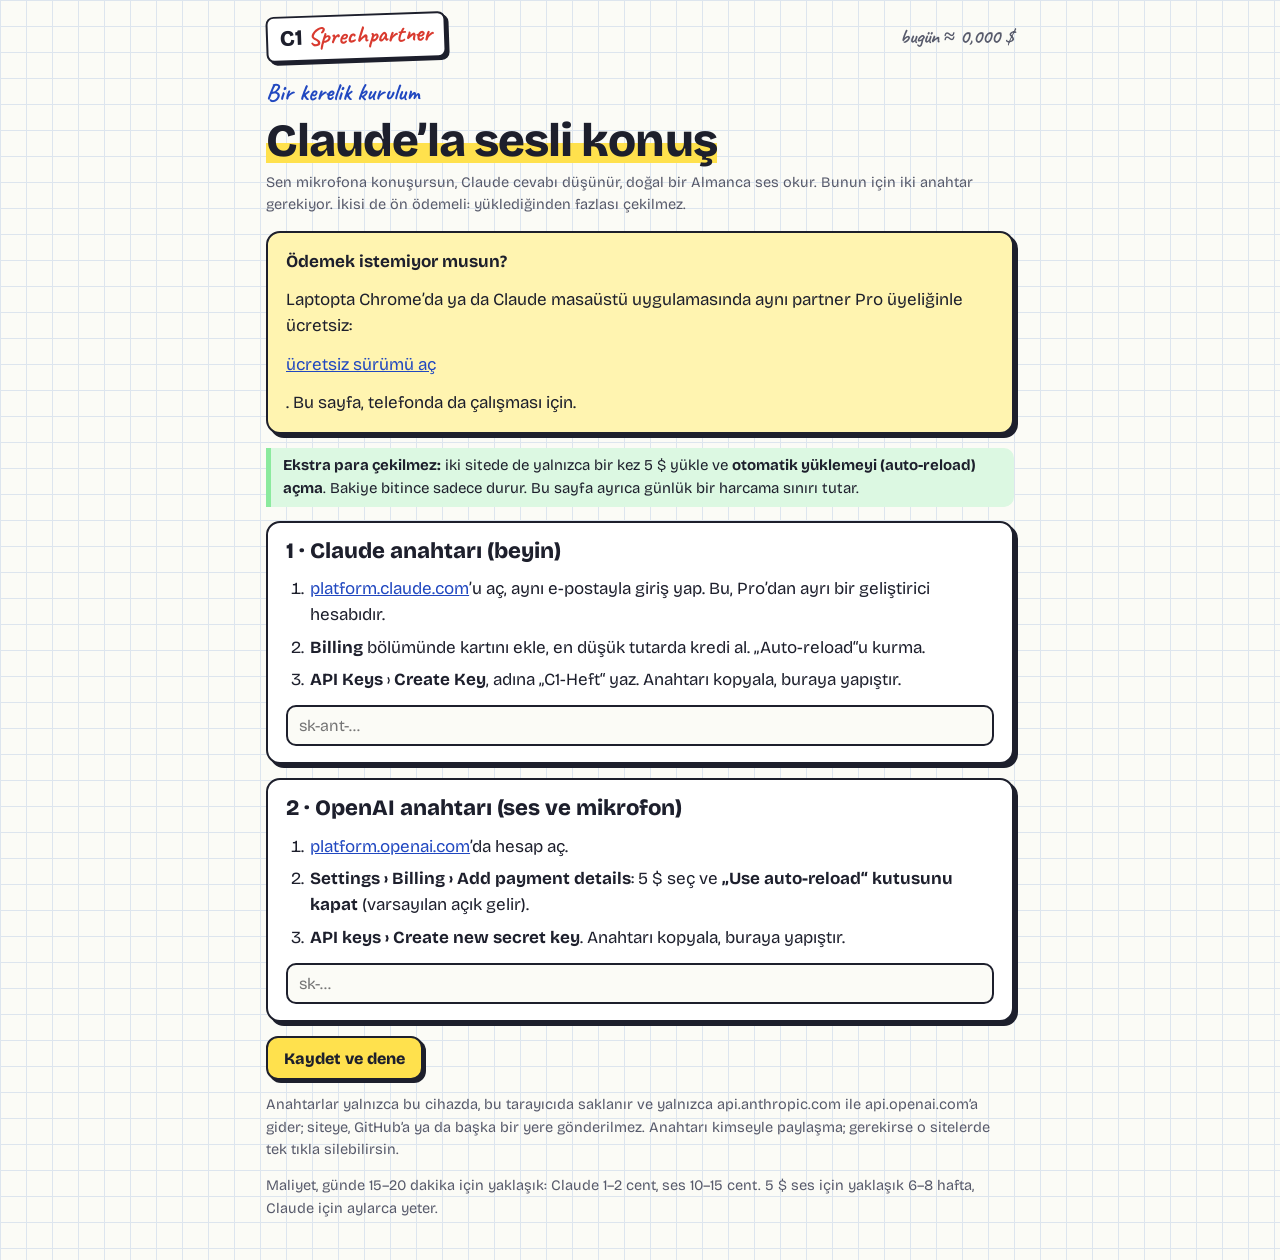
<file: sprechen/index.html>
<!DOCTYPE html>
<html lang="de">
<head>
<meta charset="utf-8">
<meta name="viewport" content="width=device-width, initial-scale=1, viewport-fit=cover">
<meta name="theme-color" content="#fbfbf6">
<meta name="apple-mobile-web-app-capable" content="yes">
<meta name="apple-mobile-web-app-title" content="C1 Sprechen">
<link rel="apple-touch-icon" href="../icons/icon-192.png">
<link rel="icon" href="../icons/icon-192.png">
<title>C1-Heft · Sprechpartner</title>
<style>
@font-face {
  font-family: 'Bricolage Grotesque';
  font-style: normal;
  font-display: swap;
  font-weight: 400;
  src: url(../fonts/bricolage-grotesque-latin-ext-400-normal.woff2) format("woff2");
  unicode-range: U+0100-02BA,U+02BD-02C5,U+02C7-02CC,U+02CE-02D7,U+02DD-02FF,U+0304,U+0308,U+0329,U+1D00-1DBF,U+1E00-1E9F,U+1EF2-1EFF,U+2020,U+20A0-20AB,U+20AD-20C0,U+2113,U+2C60-2C7F,U+A720-A7FF;
}
@font-face {
  font-family: 'Bricolage Grotesque';
  font-style: normal;
  font-display: swap;
  font-weight: 400;
  src: url(../fonts/bricolage-grotesque-latin-400-normal.woff2) format("woff2");
  unicode-range: U+0000-00FF,U+0131,U+0152-0153,U+02BB-02BC,U+02C6,U+02DA,U+02DC,U+0304,U+0308,U+0329,U+2000-206F,U+20AC,U+2122,U+2191,U+2193,U+2212,U+2215,U+FEFF,U+FFFD;
}
@font-face {
  font-family: 'Bricolage Grotesque';
  font-style: normal;
  font-display: swap;
  font-weight: 500;
  src: url(../fonts/bricolage-grotesque-latin-ext-500-normal.woff2) format("woff2");
  unicode-range: U+0100-02BA,U+02BD-02C5,U+02C7-02CC,U+02CE-02D7,U+02DD-02FF,U+0304,U+0308,U+0329,U+1D00-1DBF,U+1E00-1E9F,U+1EF2-1EFF,U+2020,U+20A0-20AB,U+20AD-20C0,U+2113,U+2C60-2C7F,U+A720-A7FF;
}
@font-face {
  font-family: 'Bricolage Grotesque';
  font-style: normal;
  font-display: swap;
  font-weight: 500;
  src: url(../fonts/bricolage-grotesque-latin-500-normal.woff2) format("woff2");
  unicode-range: U+0000-00FF,U+0131,U+0152-0153,U+02BB-02BC,U+02C6,U+02DA,U+02DC,U+0304,U+0308,U+0329,U+2000-206F,U+20AC,U+2122,U+2191,U+2193,U+2212,U+2215,U+FEFF,U+FFFD;
}
@font-face {
  font-family: 'Bricolage Grotesque';
  font-style: normal;
  font-display: swap;
  font-weight: 600;
  src: url(../fonts/bricolage-grotesque-latin-ext-600-normal.woff2) format("woff2");
  unicode-range: U+0100-02BA,U+02BD-02C5,U+02C7-02CC,U+02CE-02D7,U+02DD-02FF,U+0304,U+0308,U+0329,U+1D00-1DBF,U+1E00-1E9F,U+1EF2-1EFF,U+2020,U+20A0-20AB,U+20AD-20C0,U+2113,U+2C60-2C7F,U+A720-A7FF;
}
@font-face {
  font-family: 'Bricolage Grotesque';
  font-style: normal;
  font-display: swap;
  font-weight: 600;
  src: url(../fonts/bricolage-grotesque-latin-600-normal.woff2) format("woff2");
  unicode-range: U+0000-00FF,U+0131,U+0152-0153,U+02BB-02BC,U+02C6,U+02DA,U+02DC,U+0304,U+0308,U+0329,U+2000-206F,U+20AC,U+2122,U+2191,U+2193,U+2212,U+2215,U+FEFF,U+FFFD;
}
@font-face {
  font-family: 'Bricolage Grotesque';
  font-style: normal;
  font-display: swap;
  font-weight: 700;
  src: url(../fonts/bricolage-grotesque-latin-ext-700-normal.woff2) format("woff2");
  unicode-range: U+0100-02BA,U+02BD-02C5,U+02C7-02CC,U+02CE-02D7,U+02DD-02FF,U+0304,U+0308,U+0329,U+1D00-1DBF,U+1E00-1E9F,U+1EF2-1EFF,U+2020,U+20A0-20AB,U+20AD-20C0,U+2113,U+2C60-2C7F,U+A720-A7FF;
}
@font-face {
  font-family: 'Bricolage Grotesque';
  font-style: normal;
  font-display: swap;
  font-weight: 700;
  src: url(../fonts/bricolage-grotesque-latin-700-normal.woff2) format("woff2");
  unicode-range: U+0000-00FF,U+0131,U+0152-0153,U+02BB-02BC,U+02C6,U+02DA,U+02DC,U+0304,U+0308,U+0329,U+2000-206F,U+20AC,U+2122,U+2191,U+2193,U+2212,U+2215,U+FEFF,U+FFFD;
}
@font-face {
  font-family: 'Bricolage Grotesque';
  font-style: normal;
  font-display: swap;
  font-weight: 800;
  src: url(../fonts/bricolage-grotesque-latin-ext-800-normal.woff2) format("woff2");
  unicode-range: U+0100-02BA,U+02BD-02C5,U+02C7-02CC,U+02CE-02D7,U+02DD-02FF,U+0304,U+0308,U+0329,U+1D00-1DBF,U+1E00-1E9F,U+1EF2-1EFF,U+2020,U+20A0-20AB,U+20AD-20C0,U+2113,U+2C60-2C7F,U+A720-A7FF;
}
@font-face {
  font-family: 'Bricolage Grotesque';
  font-style: normal;
  font-display: swap;
  font-weight: 800;
  src: url(../fonts/bricolage-grotesque-latin-800-normal.woff2) format("woff2");
  unicode-range: U+0000-00FF,U+0131,U+0152-0153,U+02BB-02BC,U+02C6,U+02DA,U+02DC,U+0304,U+0308,U+0329,U+2000-206F,U+20AC,U+2122,U+2191,U+2193,U+2212,U+2215,U+FEFF,U+FFFD;
}
@font-face {
  font-family: 'Caveat';
  font-style: normal;
  font-display: swap;
  font-weight: 500;
  src: url(../fonts/caveat-latin-ext-500-normal.woff2) format("woff2");
  unicode-range: U+0100-02BA,U+02BD-02C5,U+02C7-02CC,U+02CE-02D7,U+02DD-02FF,U+0304,U+0308,U+0329,U+1D00-1DBF,U+1E00-1E9F,U+1EF2-1EFF,U+2020,U+20A0-20AB,U+20AD-20C0,U+2113,U+2C60-2C7F,U+A720-A7FF;
}
@font-face {
  font-family: 'Caveat';
  font-style: normal;
  font-display: swap;
  font-weight: 500;
  src: url(../fonts/caveat-latin-500-normal.woff2) format("woff2");
  unicode-range: U+0000-00FF,U+0131,U+0152-0153,U+02BB-02BC,U+02C6,U+02DA,U+02DC,U+0304,U+0308,U+0329,U+2000-206F,U+20AC,U+2122,U+2191,U+2193,U+2212,U+2215,U+FEFF,U+FFFD;
}
@font-face {
  font-family: 'Caveat';
  font-style: normal;
  font-display: swap;
  font-weight: 700;
  src: url(../fonts/caveat-latin-ext-700-normal.woff2) format("woff2");
  unicode-range: U+0100-02BA,U+02BD-02C5,U+02C7-02CC,U+02CE-02D7,U+02DD-02FF,U+0304,U+0308,U+0329,U+1D00-1DBF,U+1E00-1E9F,U+1EF2-1EFF,U+2020,U+20A0-20AB,U+20AD-20C0,U+2113,U+2C60-2C7F,U+A720-A7FF;
}
@font-face {
  font-family: 'Caveat';
  font-style: normal;
  font-display: swap;
  font-weight: 700;
  src: url(../fonts/caveat-latin-700-normal.woff2) format("woff2");
  unicode-range: U+0000-00FF,U+0131,U+0152-0153,U+02BB-02BC,U+02C6,U+02DA,U+02DC,U+0304,U+0308,U+0329,U+2000-206F,U+20AC,U+2122,U+2191,U+2193,U+2212,U+2215,U+FEFF,U+FFFD;
}
@font-face {
  font-family: 'Literata';
  font-style: normal;
  font-display: swap;
  font-weight: 400;
  src: url(../fonts/literata-latin-ext-400-normal.woff2) format("woff2");
  unicode-range: U+0100-02BA,U+02BD-02C5,U+02C7-02CC,U+02CE-02D7,U+02DD-02FF,U+0304,U+0308,U+0329,U+1D00-1DBF,U+1E00-1E9F,U+1EF2-1EFF,U+2020,U+20A0-20AB,U+20AD-20C0,U+2113,U+2C60-2C7F,U+A720-A7FF;
}
@font-face {
  font-family: 'Literata';
  font-style: normal;
  font-display: swap;
  font-weight: 400;
  src: url(../fonts/literata-latin-400-normal.woff2) format("woff2");
  unicode-range: U+0000-00FF,U+0131,U+0152-0153,U+02BB-02BC,U+02C6,U+02DA,U+02DC,U+0304,U+0308,U+0329,U+2000-206F,U+20AC,U+2122,U+2191,U+2193,U+2212,U+2215,U+FEFF,U+FFFD;
}
@font-face {
  font-family: 'Literata';
  font-style: italic;
  font-display: swap;
  font-weight: 400;
  src: url(../fonts/literata-latin-ext-400-italic.woff2) format("woff2");
  unicode-range: U+0100-02BA,U+02BD-02C5,U+02C7-02CC,U+02CE-02D7,U+02DD-02FF,U+0304,U+0308,U+0329,U+1D00-1DBF,U+1E00-1E9F,U+1EF2-1EFF,U+2020,U+20A0-20AB,U+20AD-20C0,U+2113,U+2C60-2C7F,U+A720-A7FF;
}
@font-face {
  font-family: 'Literata';
  font-style: italic;
  font-display: swap;
  font-weight: 400;
  src: url(../fonts/literata-latin-400-italic.woff2) format("woff2");
  unicode-range: U+0000-00FF,U+0131,U+0152-0153,U+02BB-02BC,U+02C6,U+02DA,U+02DC,U+0304,U+0308,U+0329,U+2000-206F,U+20AC,U+2122,U+2191,U+2193,U+2212,U+2215,U+FEFF,U+FFFD;
}
@font-face {
  font-family: 'Literata';
  font-style: normal;
  font-display: swap;
  font-weight: 600;
  src: url(../fonts/literata-latin-ext-600-normal.woff2) format("woff2");
  unicode-range: U+0100-02BA,U+02BD-02C5,U+02C7-02CC,U+02CE-02D7,U+02DD-02FF,U+0304,U+0308,U+0329,U+1D00-1DBF,U+1E00-1E9F,U+1EF2-1EFF,U+2020,U+20A0-20AB,U+20AD-20C0,U+2113,U+2C60-2C7F,U+A720-A7FF;
}
@font-face {
  font-family: 'Literata';
  font-style: normal;
  font-display: swap;
  font-weight: 600;
  src: url(../fonts/literata-latin-600-normal.woff2) format("woff2");
  unicode-range: U+0000-00FF,U+0131,U+0152-0153,U+02BB-02BC,U+02C6,U+02DA,U+02DC,U+0304,U+0308,U+0329,U+2000-206F,U+20AC,U+2122,U+2191,U+2193,U+2212,U+2215,U+FEFF,U+FFFD;
}

/* Speaking partner for the C1-Heft site. Same exercise-book language as the main site:
   squared paper, ink outlines, highlighter yellow, red-pen corrections, sticker buttons.
   The one loud element is the round microphone sticker; everything else stays quiet. */
:root{--bg:#fbfbf6;--ink:#1d1f2c;--ink2:#575a6b;--grid:#dde5ee;--hl:#ffe14d;--hl2:#fff4b0;--pink:#ff8fc2;--mint:#8bea9e;--mint2:#dcf8e2;--red:#d93a2f;--blue:#2148c0;--card:#fff;
  --f-ui:"Bricolage Grotesque",system-ui,-apple-system,"Segoe UI",sans-serif;--f-hand:Caveat,"Bradley Hand",cursive;--f-text:Literata,Georgia,serif;color-scheme:light}
*{box-sizing:border-box;min-width:0}
html{-webkit-text-size-adjust:100%}
body{margin:0;color:var(--ink);font:400 17px/1.55 var(--f-ui);background:var(--bg);background-image:linear-gradient(var(--grid) 1px,transparent 1px),linear-gradient(90deg,var(--grid) 1px,transparent 1px);background-size:26px 26px;overflow-x:clip}
.wrap{max-width:780px;margin:0 auto;padding:max(14px,env(safe-area-inset-top)) 16px 40px}
p{margin:0}
h1{font:800 clamp(30px,6.5vw,46px)/1.05 var(--f-ui);letter-spacing:-.02em;margin:6px 0 6px;text-wrap:balance}
h2{font:800 22px/1.15 var(--f-ui);margin:0}
a{color:var(--blue)}
.hw{font-family:var(--f-hand);font-weight:700}
.mark{background:linear-gradient(transparent 55%,var(--hl) 55%,var(--hl) 90%,transparent 90%);box-decoration-break:clone;-webkit-box-decoration-break:clone}
.top{display:flex;align-items:center;justify-content:space-between;gap:10px;flex-wrap:wrap}
.logo{display:inline-flex;align-items:baseline;gap:5px;background:var(--card);border:2px solid var(--ink);border-radius:8px;padding:3px 12px 5px;box-shadow:3px 3px 0 var(--ink);transform:rotate(-2deg);text-decoration:none;color:var(--ink)}
.logo b{font-size:22px;font-weight:800}.logo span{font:700 25px var(--f-hand);color:var(--red)}
.stage{display:grid;gap:14px;margin-top:14px}
.card{background:var(--card);border:2px solid var(--ink);border-radius:14px;box-shadow:4px 4px 0 var(--ink);padding:16px 18px;display:grid;gap:12px}
.card.soft{background:var(--hl2)}
.note{font-size:14.5px;color:var(--ink2)}
.btn{font:700 16px var(--f-ui);color:var(--ink);background:var(--card);border:2px solid var(--ink);border-radius:12px;padding:10px 16px;min-height:44px;cursor:pointer;box-shadow:3px 3px 0 var(--ink);text-decoration:none;display:inline-flex;align-items:center;justify-content:center;gap:6px}
.btn:active{transform:translate(3px,3px);box-shadow:none}
.btn.pri{background:var(--hl);font-weight:800}
.btn.small{font-size:14px;min-height:36px;padding:6px 12px;box-shadow:2px 2px 0 var(--ink)}
.btn:disabled{opacity:.45;cursor:not-allowed}
:focus-visible{outline:3px solid var(--blue);outline-offset:3px}
.row{display:flex;flex-wrap:wrap;gap:10px 14px;align-items:center}
.chip{display:inline-block;font:800 12.5px/1 var(--f-ui);background:var(--ink);color:var(--hl);border-radius:6px;padding:4px 7px}
.tasks{display:grid;gap:10px;grid-template-columns:repeat(auto-fill,minmax(220px,1fr))}
.task{text-align:left;font:inherit;color:inherit;background:var(--card);border:2px solid var(--ink);border-radius:12px;padding:10px 12px;cursor:pointer;display:grid;gap:4px;box-shadow:2px 2px 0 var(--ink)}
.task[aria-pressed=true]{background:var(--hl)}
.task.today{border-width:3px}
.tasks .lbl{font-weight:800;font-size:15px}
.task .t{font-weight:700;line-height:1.25}.task .k{font-size:14px;opacity:.75}
.seg{display:inline-flex;border:2px solid var(--ink);border-radius:12px;overflow:hidden;flex-wrap:wrap}
.seg button{font:700 15px var(--f-ui);border:0;background:var(--card);color:var(--ink);padding:9px 13px;min-height:42px;cursor:pointer}
.seg button+button{border-left:2px solid var(--ink)}
.seg button[aria-pressed=true]{background:var(--ink);color:var(--hl)}
.set{display:grid;gap:12px}
.set .lbl{font-weight:700;font-size:15px;margin-bottom:4px}
input[type=range]{accent-color:#1d1f2c;width:min(240px,100%)}
input[type=password],input[type=text],select,textarea{font:400 16px var(--f-ui);color:var(--ink);background:var(--bg);border:2px solid var(--ink);border-radius:10px;padding:9px 11px;width:100%}
select{width:auto}
label.check{display:flex;gap:8px;align-items:flex-start;font-size:15px}
label.check input{width:20px;height:20px;margin-top:2px;accent-color:#1d1f2c}
ol.steps{margin:0;padding-left:1.3em;display:grid;gap:6px}
ol.steps li{padding-left:2px}
details summary{cursor:pointer;font-weight:700}
.keyok{color:#137a43;font-weight:700}.err{color:var(--red);font-weight:700}
.safe{border-left:5px solid var(--mint);padding:6px 12px;background:var(--mint2);border-radius:0 10px 10px 0;font-size:15px}
/* talk */
.bar{position:sticky;top:0;z-index:5;background:var(--bg);padding:8px 0;border-bottom:2px dashed var(--grid);display:flex;align-items:center;justify-content:space-between;gap:10px;flex-wrap:wrap}
.clock{font:800 22px/1 var(--f-ui);font-variant-numeric:tabular-nums}
.cost{font:700 20px/1 var(--f-hand);color:var(--ink2)}
.taskcard{background:var(--hl2);border-left:6px solid var(--ink);padding:10px 14px;border-radius:0 10px 10px 0}
.taskcard ol{margin:6px 0 0;padding-left:1.2em}
.taskcard summary{font-weight:700;list-style-position:outside}
.log{display:grid;gap:12px;padding-bottom:6px}
.b{scroll-margin-bottom:230px;max-width:88%;border:2px solid var(--ink);border-radius:16px;padding:10px 14px;background:var(--card)}
.b.p{justify-self:start;border-top-left-radius:4px}
.b.me{justify-self:end;background:var(--mint2);border-top-right-radius:4px}
.b .who{font:700 20px/1 var(--f-hand);color:var(--blue);display:flex;gap:8px;align-items:center;justify-content:space-between;margin-bottom:2px}
.b.me .who{color:var(--ink2)}
.b .txt{font:400 16.5px/1.5 var(--f-text);white-space:pre-wrap}
.b .hid{filter:blur(5px);user-select:none}
.mini{font:600 13px var(--f-ui);border:1.5px solid var(--ink);border-radius:999px;background:var(--card);color:var(--ink);padding:2px 10px;cursor:pointer;min-height:30px}
.corr{margin-top:8px;border-top:1.5px dashed var(--red);padding-top:6px;display:grid;gap:2px}
.corr p{font:700 22px/1.15 var(--f-hand);color:var(--red)}
.corr .okc{color:#137a43}
.dock{position:sticky;bottom:0;padding:12px 0 max(12px,env(safe-area-inset-bottom));background:linear-gradient(transparent,var(--bg) 22%);display:grid;justify-items:center;gap:8px}
.mic{--lv:0;position:relative;width:112px;height:112px;border-radius:50%;border:3px solid var(--ink);background:var(--hl);color:var(--ink);font:800 15px/1.15 var(--f-ui);cursor:pointer;box-shadow:4px 4px 0 var(--ink);display:grid;place-items:center;text-align:center;padding:8px;-webkit-tap-highlight-color:transparent}
.mic::after{content:"";position:absolute;inset:-6px;border-radius:50%;border:3px solid var(--red);opacity:0;transform:scale(calc(1 + var(--lv) * .22));transition:transform .08s linear}
.mic.listen{background:var(--red);color:#fff}
.mic.listen::after{opacity:.6}
.mic.think{background:var(--card)}
.mic.speak{background:var(--mint)}
.mic svg{width:34px;height:34px;display:block;margin:0 auto 2px}
.status{font:700 22px/1.15 var(--f-hand);color:var(--blue);min-height:26px;text-align:center}
.typebox{width:100%;display:grid;gap:8px}
.typebox textarea{min-height:70px;font-family:var(--f-text)}
.tapplay{font-size:18px}
/* result */
.score{display:flex;gap:18px;align-items:center;flex-wrap:wrap}
.ring{width:108px;height:108px;border:4px solid var(--red);border-radius:50%;display:grid;place-items:center;font:700 54px/1 var(--f-hand);color:var(--red);transform:rotate(-6deg);flex:none}
.facts{display:flex;flex-wrap:wrap;gap:8px 22px}.facts div{display:grid}.facts b{font:800 22px/1.1 var(--f-ui)}.facts span{font-size:13.5px;color:var(--ink2)}
.crit{display:grid;gap:8px}
.cr{display:grid;grid-template-columns:minmax(0,12em) 1fr auto;gap:4px 10px;align-items:center}
.pbar{height:12px;border:2px solid var(--ink);border-radius:999px;overflow:hidden;background:var(--card)}.pbar i{display:block;height:100%;background:var(--mint)}
.cr small{grid-column:1/-1;color:var(--ink2);font-size:14.5px}
ul.clean{margin:0;padding-left:1.1em;display:grid;gap:4px}
.hist{display:grid;gap:6px}.hist div{display:flex;justify-content:space-between;gap:10px;border-bottom:1.5px dashed var(--grid);padding:4px 0;font-size:15px}
[hidden]{display:none !important}
@media (max-width:600px){.b{max-width:96%}.cr{grid-template-columns:1fr auto}.cr .pbar{grid-column:1/-1;order:3}.cr small{order:4}.mic{width:104px;height:104px}}
@media (prefers-reduced-motion:reduce){.mic::after{transition:none}}
</style>
</head>
<body>
<div class="wrap">
  <div class="top"><a class="logo" href="../"><b>C1</b><span>Sprechpartner</span></a><span class="cost" id="costTop"></span></div>

  <!-- one-time setup -->
  <section id="setup" class="stage" hidden>
    <div><p class="hw" style="font-size:24px;color:var(--blue)">Bir kerelik kurulum</p><h1><span class="mark">Claude’la sesli konuş</span></h1>
      <p class="note">Sen mikrofona konuşursun, Claude cevabı düşünür, doğal bir Almanca ses okur. Bunun için iki anahtar gerekiyor. İkisi de ön ödemeli: yüklediğinden fazlası çekilmez.</p></div>
    <div class="card soft"><b>Ödemek istemiyor musun?</b> Laptopta Chrome’da ya da Claude masaüstü uygulamasında aynı partner Pro üyeliğinle ücretsiz: <a href="https://claude.ai/artifact/Kxxn5QzTgQfJ53gdCzhF7z" target="_blank" rel="noopener">ücretsiz sürümü aç</a>. Bu sayfa, telefonda da çalışması için.</div>
    <div class="safe"><b>Ekstra para çekilmez:</b> iki sitede de yalnızca bir kez 5 $ yükle ve <b>otomatik yüklemeyi (auto-reload) açma</b>. Bakiye bitince sadece durur. Bu sayfa ayrıca günlük bir harcama sınırı tutar.</div>
    <div class="card">
      <h2>1 · Claude anahtarı (beyin)</h2>
      <ol class="steps">
        <li><a href="https://platform.claude.com/" target="_blank" rel="noopener">platform.claude.com</a>’u aç, aynı e-postayla giriş yap. Bu, Pro’dan ayrı bir geliştirici hesabıdır.</li>
        <li><b>Billing</b> bölümünde kartını ekle, en düşük tutarda kredi al. „Auto-reload“u kurma.</li>
        <li><b>API Keys</b> › <b>Create Key</b>, adına „C1-Heft“ yaz. Anahtarı kopyala, buraya yapıştır.</li>
      </ol>
      <input type="password" id="kA" autocomplete="off" autocapitalize="off" spellcheck="false" placeholder="sk-ant-…" aria-label="Claude API anahtarı">
    </div>
    <div class="card">
      <h2>2 · OpenAI anahtarı (ses ve mikrofon)</h2>
      <ol class="steps">
        <li><a href="https://platform.openai.com/" target="_blank" rel="noopener">platform.openai.com</a>’da hesap aç.</li>
        <li><b>Settings › Billing › Add payment details</b>: 5 $ seç ve <b>„Use auto-reload“ kutusunu kapat</b> (varsayılan açık gelir).</li>
        <li><b>API keys › Create new secret key</b>. Anahtarı kopyala, buraya yapıştır.</li>
      </ol>
      <input type="password" id="kO" autocomplete="off" autocapitalize="off" spellcheck="false" placeholder="sk-…" aria-label="OpenAI API anahtarı">
    </div>
    <div class="row"><button class="btn pri" type="button" id="saveKeys">Kaydet ve dene</button><span id="keyNote" class="note"></span></div>
    <p class="note">Anahtarlar yalnızca bu cihazda, bu tarayıcıda saklanır ve yalnızca api.anthropic.com ile api.openai.com’a gider; siteye, GitHub’a ya da başka bir yere gönderilmez. Anahtarı kimseyle paylaşma; gerekirse o sitelerde tek tıkla silebilirsin.</p>
    <p class="note">Maliyet, günde 15–20 dakika için yaklaşık: Claude 1–2 cent, ses 10–15 cent. 5 $ ses için yaklaşık 6–8 hafta, Claude için aylarca yeter.</p>
  </section>

  <!-- task picker -->
  <section id="pick" class="stage" hidden>
    <div><p class="hw" style="font-size:24px;color:var(--blue)">Mündlicher Ausdruck</p><h1><span class="mark">Sprich mit Claude</span></h1>
      <p class="note">Görevi seç, mikrofona dokun, konuş. Durduğunda Claude cevap verir; ardından tekrar dinlemeye geçer. Sonunda telc ölçütleriyle not alırsın.</p></div>
    <div class="card"><h2>Görev</h2><div class="tasks" id="tasks"></div></div>
    <div class="card set">
      <h2>Ayarlar</h2>
      <div><div class="lbl">Mod</div><div class="seg" role="group" aria-label="Mod"><button type="button" data-mode="train">Training</button><button type="button" data-mode="exam">Prüfung</button></div>
        <p class="note" id="modeNote" style="margin-top:6px"></p></div>
      <div><div class="lbl">Partnerin sesi</div><div class="seg" role="group" aria-label="Ses" id="voices"></div>
        <div class="row" style="margin-top:8px"><button class="btn small" type="button" id="hear">Sesi dinle</button><span class="note" id="hearNote"></span></div></div>
      <div><div class="lbl"><label for="rate">Konuşma hızı <span id="rateV"></span></label></div><input type="range" id="rate" min="0.85" max="1.3" step="0.05"></div>
      <label class="check"><input type="checkbox" id="hands"> <span>Eller serbest: konuşmayı bitirince otomatik gönder, partner bitirince otomatik dinle</span></label>
      <details><summary>Daha fazla</summary>
        <div class="set" style="margin-top:10px">
          <div><div class="lbl">Konuşma tanıma</div><div class="seg" role="group" aria-label="Konuşma tanıma"><button type="button" data-stt="openai">OpenAI (en iyi)</button><button type="button" data-stt="free">Cihazın (ücretsiz)</button></div>
            <p class="note" style="margin-top:6px">OpenAI dakikası yaklaşık 0,3 cent ve Almanca hatalarını olduğu gibi yazar. Cihazınki ücretsiz ama iPhone’da daha sık takılır.</p></div>
          <div><div class="lbl"><label for="cap">Günlük harcama sınırı</label></div><select id="cap"><option value="0.2">0,20 $</option><option value="0.4">0,40 $</option><option value="0.8">0,80 $</option><option value="1.5">1,50 $</option></select>
            <p class="note" style="margin-top:6px">Sınıra gelince sayfa yeni istek göndermez. Bu cihazda toplam: <b id="costTotal"></b></p></div>
          <div class="row"><button class="btn small" type="button" id="editKeys">Anahtarları değiştir</button><button class="btn small" type="button" id="delKeys">Anahtarları bu cihazdan sil</button></div>
        </div>
      </details>
    </div>
    <div class="row"><button class="btn pri" type="button" id="go" style="font-size:18px;padding:12px 22px">Konuşmayı başlat</button><span class="hw" style="font-size:22px;color:var(--ink2)" id="pickNote"></span></div>
    <div class="card"><h2>Önceki konuşmaların</h2><div class="hist" id="hist"></div></div>
  </section>

  <!-- conversation -->
  <section id="talk" class="stage" hidden>
    <div class="bar"><div><span class="chip" id="tTeil"></span> <b id="tTitle"></b></div><div class="row"><span class="clock" id="clock">0:00</span><button class="btn small" type="button" id="end">Bitir ve değerlendir</button></div></div>
    <div class="taskcard" id="tCard"></div>
    <div class="row" id="sidePick" hidden><span>Tez ya da alıntıyla ilgili görüşün:</span><button class="btn" type="button" data-side="pro">Ich bin dafür</button><button class="btn" type="button" data-side="contra">Ich bin dagegen</button></div>
    <div class="log" id="log" aria-live="polite"></div>
    <div class="dock">
      <div class="status" id="status"></div>
      <button class="mic" type="button" id="mic" aria-label="Konuş"><span id="micInner"></span></button>
      <p class="note" id="dockNote" style="text-align:center"></p>
      <button class="mini" type="button" id="typeToggle">Yazarak cevap ver</button>
      <div class="typebox" id="typeBox" hidden><textarea id="say" lang="de" placeholder="Almanca yaz…"></textarea><div class="row"><button class="btn pri small" type="button" id="send">Gönder</button></div></div>
    </div>
  </section>

  <section id="result" class="stage" hidden></section>
</div>
<script>
(() => {
'use strict';
/* ---------- helpers ---------- */
const $ = s => document.querySelector(s);
const esc = s => String(s == null ? '' : s).replace(/[&<>"']/g, c => ({ '&': '&amp;', '<': '&lt;', '>': '&gt;', '"': '&quot;', "'": '&#39;' }[c]));
const fmt = s => Math.floor(s / 60) + ':' + String(Math.floor(s % 60)).padStart(2, '0');
const money = v => (v < 0.095 ? v.toFixed(3) : v.toFixed(2)).replace('.', ',') + ' $';
const today = () => { const d = new Date(); return d.getFullYear() + '-' + String(d.getMonth() + 1).padStart(2, '0') + '-' + String(d.getDate()).padStart(2, '0'); };
const ld = (k, d) => { try { const v = JSON.parse(localStorage.getItem(k) || 'null'); return v == null ? d : v; } catch (e) { return d; } };
const sv = (k, v) => { try { localStorage.setItem(k, JSON.stringify(v)); } catch (e) {} };
const LS = { keys: 'c1-sp-keys', set: 'c1-sp-set', hist: 'c1-sp-hist', cost: 'c1-sp-cost' }, MAIN = 'linie-c1-v1';
const IOS = /iPhone|iPad|iPod/.test(navigator.userAgent) || (navigator.platform === 'MacIntel' && navigator.maxTouchPoints > 1);
const SRC = window.SpeechRecognition || window.webkitSpeechRecognition || null;
const MIC_SVG = '<svg viewBox="0 0 24 24" fill="none" stroke="currentColor" stroke-width="2.2" stroke-linecap="round" stroke-linejoin="round" aria-hidden="true"><rect x="9" y="3" width="6" height="11" rx="3"/><path d="M5 11a7 7 0 0 0 14 0M12 18v3"/></svg>';

let keys = Object.assign({ anthropic: '', openai: '' }, ld(LS.keys, {}));
const set = Object.assign({ mode: 'train', voice: 'marin', rate: 1.1, hands: true, stt: 'openai', cap: 0.4 }, ld(LS.set, {}));
const saveSet = () => sv(LS.set, set);
let cost = ld(LS.cost, {});

/* ---------- prices (USD), checked 25.11.2026 ---------- */
const MODELS_TURN = ['claude-haiku-5-5', 'claude-sonnet-5-5'];
const MODELS_EVAL = ['claude-sonnet-5-5', 'claude-haiku-5-5'];
const PRICE = { 'claude-haiku-5-5': [0.10, 0.50], 'claude-sonnet-5-5': [2, 10] };
const TTS_PER_MIN = 0.015, STT_PER_MIN = 0.003;
const VOICES = [['marin', 'Marin (kadın)'], ['cedar', 'Cedar (erkek)'], ['coral', 'Coral (kadın)'], ['ash', 'Ash (erkek)']];
const TTS_INSTR = 'Sprich natürliches, deutliches Hochdeutsch mit muttersprachlicher Aussprache, in lebendigem, zügigem Gesprächstempo, freundlich und zugewandt, wie ein Gesprächspartner in einer mündlichen Prüfung.';

function addCost(usd) {
  if (!(usd > 0)) return;
  const t = today(); cost[t] = (cost[t] || 0) + usd; cost.total = (cost.total || 0) + usd; sv(LS.cost, cost);
  if (S) S.cost += usd; renderCost();
}
const todayCost = () => cost[today()] || 0;
function renderCost() { $('#costTop').textContent = 'bugün ≈ ' + money(todayCost()); $('#costTotal').textContent = money(cost.total || 0); }

/* ---------- tasks ---------- */
let TODAY = null;
/* Shared task list for both speaking-partner pages (site page and the free claude.ai page).
   Edit here, then run python3 tools/build.py. */
const GENERAL = [
  { id: 'b-gebuehren', teil: 'Teil 1B', kind: 'summary', title: 'Studiengebühren – gerecht oder unsozial?' },
  { id: 'b-lehre', teil: 'Teil 1B', kind: 'summary', title: 'Digitale Lehre: Vorlesung im Hörsaal oder online?' },
  { id: 'b-gruppe', teil: 'Teil 1B', kind: 'summary', title: 'Gruppenarbeit im Studium: sinnvoll oder ungerecht?' },
  { id: 'b-senioren', teil: 'Teil 1B', kind: 'summary', title: 'Seniorenstudium: Universität im Alter' },
  { id: 'z-kant', teil: 'Teil 2', kind: 'discuss', title: 'Habe Mut, dich deines eigenen Verstandes zu bedienen!', by: 'Immanuel Kant' },
  { id: 'z-goethe', teil: 'Teil 2', kind: 'discuss', title: 'Es ist nicht genug, zu wissen, man muss auch anwenden.', by: 'Johann Wolfgang von Goethe' },
  { id: 'z-wittgenstein', teil: 'Teil 2', kind: 'discuss', title: 'Die Grenzen meiner Sprache bedeuten die Grenzen meiner Welt.', by: 'Ludwig Wittgenstein' },
  { id: 'z-probieren', teil: 'Teil 2', kind: 'discuss', title: 'Probieren geht über Studieren.', by: 'Sprichwort' },
  { id: 'z-bacon', teil: 'Teil 2', kind: 'discuss', title: 'Wissen ist Macht.', by: 'Francis Bacon' },
  { id: 'd-ki', teil: 'Teil 2', kind: 'discuss', title: 'Künstliche Intelligenz wird das Studium mehr verbessern als gefährden.' },
  { id: 'd-noten', teil: 'Teil 2', kind: 'discuss', title: 'Noten sollten an Hochschulen abgeschafft werden.' },
  { id: 'frei', teil: 'Alltag', kind: 'chat', title: 'Freies Gespräch: Wie war dein Tag?', tr: 'Rahat sohbet: günün, işin, boş zamanın, planların.' },
  { id: 'r-arzt', teil: 'Alltag', kind: 'role', title: 'Beim Hausarzt: Beschwerden schildern', who: 'Frau Dr. Brandt, Hausärztin in Berlin', me: 'ein Patient, der seit einer Woche starke Rückenschmerzen hat und arbeiten muss', goal: 'Lass mich meine Beschwerden genau beschreiben, frag nach Details (seit wann, wo, wie stark, Auslöser), schlag eine Behandlung vor und kläre, ob ich eine Krankschreibung brauche.', tr: 'Sen hastasın: bir haftadır sırtın ağrıyor. Şikâyetini ayrıntılı anlat, soru sor, gerekirse rapor (Krankschreibung) iste.' },
  { id: 'r-wohnung', teil: 'Alltag', kind: 'role', title: 'Wohnungsbesichtigung', who: 'Herr Lehmann, Vermieter einer Zweizimmerwohnung in Berlin-Lichtenberg', me: 'ein Interessent, der die Wohnung besichtigt', goal: 'Beantworte meine Fragen zu Miete, Nebenkosten, Kaution, Heizung und Einzugstermin, frag mich nach Beruf und Einkommensnachweis und bring eine kleine Komplikation ein (zum Beispiel viele andere Interessenten).', tr: 'Ev bakmaya geldin: kira, yan giderler, depozito, taşınma tarihi hakkında soru sor; kendini iyi tanıt.' },
  { id: 'r-amt', teil: 'Alltag', kind: 'role', title: 'Im Bürgeramt: Wohnsitz ummelden', who: 'Frau Weber, Sachbearbeiterin im Bürgeramt', me: 'ein Bürger, der nach einem Umzug seinen Wohnsitz ummelden möchte', goal: 'Frag nach den Unterlagen. Es fehlt die Wohnungsgeberbestätigung; wir müssen gemeinsam eine Lösung finden. Bleib freundlich, aber bürokratisch genau.', tr: 'Taşındın, adresini değiştirmek istiyorsun. Bir belge eksik çıkıyor: nazikçe çözüm bul.' },
  { id: 'r-reklamation', teil: 'Alltag', kind: 'role', title: 'Am Telefon: Reklamation beim Online-Shop', who: 'Herr Schulz vom Kundenservice eines Elektronik-Onlineshops', me: 'ein Kunde, dessen neue Kopfhörer nach zwei Wochen kaputt sind', goal: 'Nimm den Anruf an, frag nach Bestellnummer und Problem und biete zuerst nur eine Reparatur an. Ich soll höflich, aber bestimmt Ersatz oder Geld zurück verlangen.', tr: 'Telefonla şikâyet: iki haftalık kulaklığın bozuldu. Kibar ama kararlı ol, yenisini ya da paranı iste.' },
  { id: 'r-pause', teil: 'Alltag', kind: 'role', title: 'Smalltalk mit einer Kollegin in der Pause', who: 'Sandra, eine freundliche Kollegin aus einem anderen Team', me: 'ihr Kollege in der Mittagspause', goal: 'Führ ein lockeres Gespräch über das Wochenende, Essen, Hobbys und Pläne, erzähl auch von dir und stell Rückfragen.', tr: 'Öğle arasında bir iş arkadaşınla rahat sohbet: hafta sonu, yemek, hobiler, planlar.' },
  { id: 'r-chef', teil: 'Alltag', kind: 'role', title: 'Mit der Teamleitung: Urlaub und Schichttausch', who: 'Frau Krüger, Teamleiterin', me: 'ein Mitarbeiter, der im Dezember eine Woche Urlaub möchte und dafür eine Schicht tauschen will', goal: 'Sei zuerst skeptisch, weil im Dezember viel zu tun ist, und lass dich nur mit guten Argumenten und einem Kompromissvorschlag überzeugen.', tr: 'Yöneticinden Aralık’ta bir hafta izin istiyorsun. İlk önce olmaz der; iyi gerekçe ve uzlaşma önerisiyle ikna et.' },
  { id: 'r-nachbar', teil: 'Alltag', kind: 'role', title: 'Konflikt mit dem Nachbarn: Lärm', who: 'Herr Neumann, der Nachbar von oben', me: 'ein Nachbar, der seit Wochen nachts durch laute Musik gestört wird', goal: 'Reagier zuerst etwas genervt und rechtfertige dich, lass dich dann auf eine höfliche Vereinbarung ein.', tr: 'Üst kattaki komşun geceleri gürültü yapıyor. Kibar ama net konuş, birlikte bir anlaşma bulun.' }
];

const KIND = { present: 'Sunum (3–4 dk), sonra ek sorular', summary: 'Claude kısa sunum yapar, sen özetlersin', discuss: 'Tez üzerine tartışma, Claude karşı görüşte', chat: 'Serbest sohbet, ısınma', role: 'Gündelik hayat: rol oyunu' };
const allTasks = () => (TODAY ? [TODAY] : []).concat(GENERAL);
let sel = null;

function loadScript(src) { return new Promise((res, rej) => { const s = document.createElement('script'); s.src = src; s.onload = res; s.onerror = rej; document.head.appendChild(s); }); }
async function loadToday() {
  try {
    await loadScript('../data/manifest.js?t=' + Date.now());
    const man = window.MANIFEST, cur = man.current, m = man.days.find(d => d.id === cur);
    window.DAYS = window.DAYS || {};
    await loadScript('../' + m.file + '?v=' + m.v);
    const day = window.DAYS[cur], sp = day && day.sections.find(s => s.kind === 'speak');
    if (sp) {
      const pts = sp.structure.map(x => x.de), fi = pts.findIndex(p => /^Anschlussfrage/i.test(p));
      TODAY = { id: cur + '-1a', dayId: cur, day: day.no, teil: 'Teil 1A', kind: 'present', title: sp.topic, target: sp.target || 210,
        points: pts.filter((_, i) => i !== fi), follow: fi >= 0 ? pts[fi].replace(/^Anschlussfrage:\s*/i, '') : '' };
    }
  } catch (e) {}
  const wanted = location.hash.slice(1);
  sel = allTasks().find(t => t.id === wanted) || (wanted === 'today' && TODAY) || TODAY || GENERAL[0];
  renderTasks();
}
function taskBtn(t) { return `<button class="task${t === TODAY ? ' today' : ''}" type="button" data-id="${esc(t.id)}" aria-pressed="${t === sel}"><span><span class="chip">${esc(t.teil)}</span>${t.day ? ` <span class="hw" style="font-size:19px">Tag ${t.day} · bugün</span>` : ''}</span><span class="t" lang="de">${esc(t.title)}</span><span class="k">${esc(t.kind === 'role' && t.tr ? t.tr : KIND[t.kind])}</span></button>`; }
function renderTasks() {
  const all = allTasks(), exam = all.filter(t => t.teil !== 'Alltag'), life = all.filter(t => t.teil === 'Alltag');
  $('#tasks').innerHTML = `<p class="lbl" style="grid-column:1/-1;margin:0">Sınav görevleri</p>${exam.map(taskBtn).join('')}<p class="lbl" style="grid-column:1/-1;margin:6px 0 0">Gündelik hayat</p>${life.map(taskBtn).join('')}`;
  $('#pickNote').textContent = sel ? sel.title : '';
}
$('#tasks').addEventListener('click', e => { const b = e.target.closest('.task'); if (!b) return; sel = allTasks().find(t => t.id === b.dataset.id); renderTasks(); });

/* ---------- settings UI ---------- */
function renderSet() {
  document.querySelectorAll('[data-mode]').forEach(b => b.setAttribute('aria-pressed', String(b.dataset.mode === set.mode)));
  $('#modeNote').textContent = set.mode === 'train' ? 'Her konuşmandan sonra Claude önce cümlenin doğru hâlini söyler, sonra cevap verir.' : 'Gerçek sınav gibi: arada düzeltme yok, hepsi sonda.';
  $('#voices').innerHTML = VOICES.map(([v, n]) => `<button type="button" data-voice="${v}" aria-pressed="${v === set.voice}">${n}</button>`).join('');
  $('#rate').value = set.rate; $('#rateV').textContent = (+set.rate).toFixed(2).replace('.', ',') + '×';
  $('#hands').checked = !!set.hands; $('#cap').value = String(set.cap);
  document.querySelectorAll('[data-stt]').forEach(b => b.setAttribute('aria-pressed', String(b.dataset.stt === set.stt)));
}
document.addEventListener('click', e => {
  const m = e.target.closest('[data-mode]'); if (m) { set.mode = m.dataset.mode; saveSet(); renderSet(); }
  const v = e.target.closest('[data-voice]'); if (v) { set.voice = v.dataset.voice; saveSet(); renderSet(); }
  const s = e.target.closest('[data-stt]'); if (s) { set.stt = s.dataset.stt; saveSet(); renderSet(); }
});
$('#rate').addEventListener('input', e => { set.rate = +e.target.value; saveSet(); $('#rateV').textContent = set.rate.toFixed(2).replace('.', ',') + '×'; player.playbackRate = set.rate; });
$('#hands').addEventListener('change', e => { set.hands = e.target.checked; saveSet(); });
$('#cap').addEventListener('change', e => { set.cap = +e.target.value; saveSet(); });
$('#hear').addEventListener('click', async () => {
  unlockAudio(); $('#hearNote').textContent = 'Hazırlanıyor…';
  try { const b = await tts('Hallo! Ich bin dein Gesprächspartner. Wollen wir ein bisschen Deutsch sprechen?'); $('#hearNote').textContent = ''; await playBlob(b); }
  catch (e) { $('#hearNote').innerHTML = `<span class="err">${esc(e.message)}</span>`; }
});

/* ---------- keys ---------- */
function show(id) { ['setup', 'pick', 'talk', 'result'].forEach(x => { $('#' + x).hidden = x !== id; }); window.scrollTo(0, 0); }
$('#saveKeys').addEventListener('click', async () => {
  const a = $('#kA').value.trim() || keys.anthropic, o = $('#kO').value.trim() || keys.openai, n = $('#keyNote');
  if (!a || !o) { n.innerHTML = '<span class="err">İki anahtar da gerekli.</span>'; return; }
  n.textContent = 'Deniyorum…'; $('#saveKeys').disabled = true;
  const res = await Promise.all([testClaude(a), testOpenAI(o)]); $('#saveKeys').disabled = false;
  if (res[0] === true && res[1] === true) {
    keys = { anthropic: a, openai: o }; sv(LS.keys, keys); $('#kA').value = ''; $('#kO').value = '';
    n.innerHTML = '<span class="keyok">İki anahtar da çalışıyor.</span>'; setTimeout(() => show('pick'), 700);
  } else n.innerHTML = `<span class="err">${esc([res[0] === true ? '' : 'Claude: ' + res[0], res[1] === true ? '' : 'OpenAI: ' + res[1]].filter(Boolean).join(' · '))}</span>`;
});
$('#editKeys').addEventListener('click', () => { $('#keyNote').textContent = 'Boş bıraktığın kutu eski anahtarı korur.'; show('setup'); });
$('#delKeys').addEventListener('click', () => { keys = { anthropic: '', openai: '' }; try { localStorage.removeItem(LS.keys); } catch (e) {} $('#keyNote').textContent = 'Anahtarlar bu cihazdan silindi.'; show('setup'); });
async function testClaude(k) {
  try { for (const model of MODELS_TURN) { const r = await anthropicFetch(k, { model, max_tokens: 1, messages: [{ role: 'user', content: 'Hi' }] }); if (r.ok) { const j = await r.json(); addUsage(model, j.usage); return true; } const m = await errMsg('Claude', r); if (r.status !== 404) return m; } return 'Model bulunamadı.'; }
  catch (e) { return 'Bağlantı kurulamadı (internet?).'; }
}
async function testOpenAI(k) {
  try { const r = await fetch('https://api.openai.com/v1/models', { headers: { Authorization: 'Bearer ' + k } }); return r.ok ? true : await errMsg('OpenAI', r); }
  catch (e) { return 'Bağlantı kurulamadı (internet?).'; }
}
async function errMsg(who, r) {
  let j = null, t = ''; try { t = await r.text(); j = JSON.parse(t); } catch (e) {}
  const msg = (j && j.error && (j.error.message || j.error.type)) || t || '';
  if (r.status === 401) return who + ' anahtarı geçersiz.';
  if (/credit balance|billing|insufficient_quota|exceeded your current quota/i.test(msg) || r.status === 402) return who + ' bakiyen bitti ya da kredi yüklenmemiş.';
  if (r.status === 429) return who + ' çok fazla istek aldı; birkaç saniye bekle.';
  if (r.status === 529 || r.status >= 500) return who + ' şu an yoğun; tekrar dene.';
  if (r.status === 404) return who + ': model bulunamadı.';
  return who + ' hatası (' + r.status + '): ' + msg.slice(0, 140);
}
class ApiError extends Error { constructor(m, status) { super(m); this.status = status; } }
async function net(who, fn) { try { return await fn(); } catch (e) { if (e instanceof ApiError) throw e; throw new ApiError(who + ' bağlanılamadı. İnternet bağlantını kontrol et.', 0); } }

/* ---------- Claude ---------- */
function anthropicFetch(k, body, signal) {
  return fetch('https://api.anthropic.com/v1/messages', { method: 'POST', signal, headers: { 'content-type': 'application/json', 'x-api-key': k, 'anthropic-version': '2023-06-01', 'anthropic-dangerous-direct-browser-access': 'true' }, body: JSON.stringify(body) });
}
function addUsage(model, u) { if (!u) return; const p = PRICE[model] || PRICE['claude-sonnet-5-5']; addCost(((u.input_tokens || 0) * p[0] + (u.output_tokens || 0) * p[1]) / 1e6); }
async function claude({ system, messages, maxTokens, models, onText }) {
  let lastErr = null;
  for (const model of models) {
    const r = await net('Claude’a', () => anthropicFetch(keys.anthropic, { model, max_tokens: maxTokens, system, messages, stream: !!onText }));
    if (!r.ok) { const m = await errMsg('Claude', r); lastErr = new ApiError(m, r.status); if (r.status === 404) continue; throw lastErr; }
    if (!onText) { const j = await r.json(); addUsage(model, j.usage); return (j.content || []).map(c => c.text || '').join(''); }
    const rd = r.body.getReader(), dec = new TextDecoder(); let buf = '', text = '', usage = { input_tokens: 0, output_tokens: 0 };
    for (;;) {
      const { done, value } = await rd.read(); if (done) break;
      buf += dec.decode(value, { stream: true }); let i;
      while ((i = buf.indexOf('\n\n')) >= 0) {
        const block = buf.slice(0, i); buf = buf.slice(i + 2);
        const line = block.split('\n').find(l => l.startsWith('data:')); if (!line) continue;
        let ev; try { ev = JSON.parse(line.slice(5)); } catch (e) { continue; }
        if (ev.type === 'message_start' && ev.message && ev.message.usage) Object.assign(usage, ev.message.usage);
        else if (ev.type === 'content_block_delta' && ev.delta && ev.delta.type === 'text_delta') { text += ev.delta.text; onText(text); }
        else if (ev.type === 'message_delta' && ev.usage) usage.output_tokens = ev.usage.output_tokens || usage.output_tokens;
        else if (ev.type === 'error') throw new ApiError('Claude: ' + ((ev.error && ev.error.message) || 'hata'), 500);
      }
    }
    addUsage(model, usage); return text;
  }
  throw lastErr || new ApiError('Claude cevap vermedi.', 0);
}

/* ---------- voice out ---------- */
const player = new Audio(); player.preload = 'auto'; player.setAttribute('playsinline', '');
let audioUnlocked = false, curEnd = null, curQueue = null;
function silentWav() { const n = 2205, b = new ArrayBuffer(44 + n * 2), v = new DataView(b); const w = (o, s) => [...s].forEach((c, i) => v.setUint8(o + i, c.charCodeAt(0)));
  w(0, 'RIFF'); v.setUint32(4, 36 + n * 2, true); w(8, 'WAVE'); w(12, 'fmt '); v.setUint32(16, 16, true); v.setUint16(20, 1, true); v.setUint16(22, 1, true); v.setUint32(24, 22050, true); v.setUint32(28, 44100, true); v.setUint16(32, 2, true); v.setUint16(34, 16, true); w(36, 'data'); v.setUint32(40, n * 2, true);
  return URL.createObjectURL(new Blob([b], { type: 'audio/wav' })); }
function unlockAudio() {
  if (!audioUnlocked) { audioUnlocked = true; try { player.src = silentWav(); const p = player.play(); if (p) p.catch(() => { audioUnlocked = false; }); } catch (e) { audioUnlocked = false; } }
  ensureCtx();
}
async function tts(text) {
  const r = await net('Sese', () => fetch('https://api.openai.com/v1/audio/speech', { method: 'POST', headers: { Authorization: 'Bearer ' + keys.openai, 'Content-Type': 'application/json' },
    body: JSON.stringify({ model: 'gpt-4o-mini-tts', voice: set.voice, input: String(text).slice(0, 1800), instructions: TTS_INSTR, response_format: 'mp3' }) }));
  if (!r.ok) throw new ApiError(await errMsg('OpenAI ses', r), r.status);
  const b = await r.blob(); b.chars = String(text).length; return b;
}
function playBlob(blob) {
  return new Promise(res => {
    const url = URL.createObjectURL(blob); let fin = false, billed = false;
    const end = () => { if (fin) return; fin = true; if (!billed) addCost((blob.chars || 80) / 15 / 60 * TTS_PER_MIN); curEnd = null; player.onended = player.onerror = player.onloadedmetadata = null; try { URL.revokeObjectURL(url); } catch (e) {} $('#tapPlay') && $('#tapPlay').remove(); res(); };
    try { if (navigator.audioSession) navigator.audioSession.type = 'playback'; } catch (e) {}
    curEnd = end; player.onended = end; player.onerror = end;
    player.onloadedmetadata = () => { if (!billed && isFinite(player.duration) && player.duration > 0) { billed = true; addCost(player.duration / 60 * TTS_PER_MIN); } };
    player.src = url; player.defaultPlaybackRate = set.rate; player.playbackRate = set.rate; try { player.preservesPitch = true; } catch (e) {}
    const p = player.play();
    if (p) p.then(() => { player.playbackRate = set.rate; }).catch(() => tapToPlay(end));
  });
}
function tapToPlay(end) {
  if ($('#tapPlay')) return;
  const b = document.createElement('button'); b.id = 'tapPlay'; b.type = 'button'; b.className = 'btn pri tapplay'; b.textContent = '▶ Dinlemek için dokun';
  b.addEventListener('click', () => { player.play().then(() => { player.playbackRate = set.rate; b.remove(); }).catch(end); });
  $('#dockNote').after(b);
}
function stopAudio() { try { player.pause(); } catch (e) {} if (curEnd) curEnd(); }
function newQueue() {
  const items = []; let idx = 0, playing = false, closed = false, stopped = false, resolve; const done = new Promise(r => { resolve = r; });
  const pump = async () => {
    if (playing || stopped) return;
    if (idx >= items.length) { if (closed) resolve(); return; }
    playing = true; const it = items[idx++]; let b = null;
    try { b = await it.blob; } catch (e) { note(e.message, true); }
    if (b && !stopped) { phase('speak'); await playBlob(b); }
    playing = false; pump();
  };
  const q = {
    add(text) { if (!text || stopped) return; const p = tts(text); p.catch(() => {}); items.push({ blob: p }); pump(); },
    finish() { closed = true; if (!playing && idx >= items.length) resolve(); return done; },
    stop() { stopped = true; stopAudio(); resolve(); },
    get stopped() { return stopped; }
  };
  curQueue = q; return q;
}
function speakText(text) { const q = newQueue(); sentences(text, 320).forEach(c => q.add(c)); return q.finish(); }
function sentences(text, max) {
  const parts = String(text).match(/[^.!?…]+[.!?…]+["“”»«]?\s*|[^.!?…]+$/g) || [text], out = []; let cur = '';
  parts.forEach(p => { if ((cur + p).length > max && cur) { out.push(cur.trim()); cur = p; } else cur += p; });
  if (cur.trim()) out.push(cur.trim()); return out;
}

/* ---------- voice in ---------- */
let actx = null, stream = null, rec = null, chunks = [], vadT = 0, recT0 = 0, sr = null, srText = '';
function ensureCtx() { try { if (!actx) actx = new (window.AudioContext || window.webkitAudioContext)(); if (actx.state !== 'running') actx.resume().catch(() => {}); } catch (e) {} }
function level(x) { $('#mic').style.setProperty('--lv', Math.max(0, Math.min(1.4, x)).toFixed(2)); }
let starting = false;
async function startListening() {
  if (!S || starting || ph === 'listen' || ph === 'think' || ph === 'hear') return;
  if (S.task.kind === 'discuss' && !S.side) { note('Önce görüşünü seç.'); return; }
  starting = true; try { await startListening2(); } finally { starting = false; }
}
async function startListening2() {
  if (curQueue) curQueue.stop(); stopAudio();
  if (todayCost() >= set.cap) { capHit(); return; }
  if (set.stt === 'free' && SRC) { startFree(); return; }
  try { if (navigator.audioSession) navigator.audioSession.type = 'play-and-record'; } catch (e) {}
  try { stream = await navigator.mediaDevices.getUserMedia({ audio: { echoCancellation: true, noiseSuppression: true, autoGainControl: true } }); }
  catch (e) { phase('idle'); note(e && e.name === 'NotAllowedError' ? 'Mikrofon izni verilmedi. iPhone: Ayarlar › Safari › Mikrofon › İzin Ver; sonra sayfayı yenile.' : 'Mikrofon açılamadı.', true); return; }
  const mime = ['audio/mp4', 'audio/webm;codecs=opus', 'audio/webm', 'audio/ogg;codecs=opus'].find(m => window.MediaRecorder && MediaRecorder.isTypeSupported && MediaRecorder.isTypeSupported(m)) || '';
  chunks = [];
  try { rec = new MediaRecorder(stream, mime ? { mimeType: mime } : undefined); } catch (e) { rec = new MediaRecorder(stream); }
  rec.ondataavailable = e => { if (e.data && e.data.size) chunks.push(e.data); };
  rec.start(250); recT0 = Date.now(); phase('listen');
  // voice activity: stop after a pause (longer while presenting)
  let an = null; ensureCtx();
  if (actx && actx.state !== 'running') { try { await Promise.race([actx.resume(), new Promise(r => setTimeout(r, 600))]); } catch (e) {} }
  try { if (actx && actx.state === 'running') { const n = actx.createMediaStreamSource(stream); an = actx.createAnalyser(); an.fftSize = 1024; n.connect(an); } } catch (e) { an = null; }
  const first = S.task.kind === 'present' && !S.turns.some(t => t.role === 'me');
  const pause = first ? 4500 : 1500, maxMs = first ? 330000 : 120000;
  if (!an || !set.hands) note('Bitince mikrofona tekrar dokun.');
  else if (first) note('Sunumunu yap. Uzun bir duraklamada ya da dokununca biter.');
  const buf = new Float32Array(1024); let floor = 0.01, spoke = false, last = Date.now();
  clearInterval(vadT);
  vadT = setInterval(() => {
    const now = Date.now();
    if (an) {
      an.getFloatTimeDomainData(buf); let s = 0; for (let i = 0; i < buf.length; i++) s += buf[i] * buf[i];
      const rms = Math.sqrt(s / buf.length); if (!spoke) floor = Math.min(0.04, Math.max(0.003, floor * 0.92 + rms * 0.08));
      const thr = Math.max(0.018, floor * 3); level(rms / thr);
      if (rms > thr) { spoke = true; last = now; }
      if (set.hands && spoke && now - last > pause) return stopListening(true);
      if (set.hands && !spoke && now - recT0 > 15000) { note('Seni duyamadım. Hazır olunca mikrofona dokun.'); return stopListening(false); }
    }
    if (now - recT0 > maxMs) stopListening(true);
  }, 60);
}
function stopListening(send) {
  clearInterval(vadT); level(0);
  if (sr) { const s = sr; sr = null; s.__send = send; try { s.stop(); } catch (e) {} return; }
  if (!rec) return; const r = rec; rec = null; const secs = (Date.now() - recT0) / 1000;
  phase(send ? 'hear' : 'idle');
  r.onstop = async () => {
    if (stream) { stream.getTracks().forEach(t => t.stop()); stream = null; }
    const blob = new Blob(chunks, { type: r.mimeType || 'audio/mp4' });
    if (!send || !S || secs < 0.7 || blob.size < 1200) { phase('idle'); return; }
    S.micSecs += secs; if (S.task.kind === 'present' && !S.turns.some(t => t.role === 'me')) S.presSecs = secs;
    phase('hear');
    try { const text = (await transcribe(blob, secs)).trim(); if (!text) { phase('idle'); note('Seni duyamadım, tekrar dene.'); return; } userSays(text); }
    catch (e) { phase('idle'); note(e.message, true); }
  };
  try { r.stop(); } catch (e) { r.onstop(); }
}
async function transcribe(blob, secs) {
  const ext = /mp4|m4a|aac/.test(blob.type) ? 'm4a' : /ogg/.test(blob.type) ? 'ogg' : /wav/.test(blob.type) ? 'wav' : 'webm';
  const fd = new FormData(); fd.append('file', blob, 'rede.' + ext); fd.append('model', 'gpt-4o-mini-transcribe'); fd.append('language', 'de');
  fd.append('prompt', 'Ein Deutschlernender spricht in einer Prüfungsübung. Schreib wörtlich auf, was er sagt, auch mit Fehlern.');
  const r = await net('Konuşma tanımaya', () => fetch('https://api.openai.com/v1/audio/transcriptions', { method: 'POST', headers: { Authorization: 'Bearer ' + keys.openai }, body: fd }));
  if (!r.ok) throw new ApiError(await errMsg('OpenAI konuşma tanıma', r), r.status);
  const j = await r.json(); addCost(secs / 60 * STT_PER_MIN); return String(j.text || '');
}
function startFree() {
  srText = ''; const t0 = Date.now();
  try { sr = new SRC(); } catch (e) { set.stt = 'openai'; saveSet(); note('Cihazın konuşma tanıması yok; OpenAI tanımaya geçtim, tekrar dokun.'); return; }
  const me = sr; me.lang = 'de-DE'; me.interimResults = true; me.continuous = !IOS;
  let base = '';
  me.onresult = e => { let fin = '', inter = ''; for (let i = 0; i < e.results.length; i++) { const x = e.results[i]; if (x.isFinal) fin += x[0].transcript + ' '; else inter += x[0].transcript + ' '; } srText = (base + ' ' + fin).replace(/\s+/g, ' ').trim(); $('#status').textContent = (srText + ' ' + inter).trim().slice(-120) || 'Dinliyorum…'; };
  me.onerror = e => { if (e && /not-allowed|service-not-allowed/.test(e.error)) { set.stt = 'openai'; saveSet(); note('Cihazın konuşma tanıması açılamadı; OpenAI tanımaya geçtim.', true); } };
  me.onend = () => {
    const keep = sr === me && ph === 'listen' && S && S.task.kind === 'present' && !S.turns.some(t => t.role === 'me');
    if (keep) { base = srText; try { me.start(); return; } catch (e) {} }
    const send = me.__send !== false; sr = null; level(0);
    const secs = (Date.now() - t0) / 1000; if (S) S.micSecs += secs;
    if (send && srText && S) { if (S.task.kind === 'present' && !S.turns.some(t => t.role === 'me')) S.presSecs = secs; userSays(srText); } else phase('idle');
  };
  try { me.start(); phase('listen'); note(set.hands ? 'Konuş; durunca gönderilir.' : 'Bitince mikrofona dokun.'); } catch (e) { sr = null; phase('idle'); }
}

/* ---------- conversation ---------- */
let S = null, ph = 'idle', clockT = 0, wake = null;
function phase(p) {
  ph = p; const m = $('#mic');
  m.className = 'mic' + (p === 'listen' ? ' listen' : p === 'think' || p === 'hear' ? ' think' : p === 'speak' ? ' speak' : '');
  const label = { idle: 'Dokun ve konuş', listen: 'Dinliyorum · bitince dokun', hear: 'Anlıyorum…', think: 'Düşünüyor…', speak: 'Konuşuyor · sözünü kes' }[p] || '';
  $('#micInner').innerHTML = MIC_SVG + esc(label);
  $('#status').textContent = { listen: 'Ich höre zu …', hear: 'Einen Moment …', think: 'Claude überlegt …', speak: 'Claude spricht …' }[p] || '';
  $('#end').disabled = p === 'think' || p === 'hear';
}
function note(t, bad) { $('#dockNote').innerHTML = bad ? `<span class="err">${esc(t)}</span>` : esc(t || ''); }
function capHit() { phase('idle'); note('Bugünkü harcama sınırına geldin (' + money(set.cap) + '). İstersen „Daha fazla“dan yükseltebilirsin.', true); }
$('#mic').addEventListener('click', () => {
  if (!S) return; unlockAudio();
  if (ph === 'idle') startListening();
  else if (ph === 'listen') stopListening(true);
  else if (ph === 'speak') { if (curQueue) curQueue.stop(); stopAudio(); phase('idle'); startListening(); }
});
$('#typeToggle').addEventListener('click', () => { const b = $('#typeBox'); b.hidden = !b.hidden; if (!b.hidden) $('#say').focus(); });
$('#send').addEventListener('click', () => { const t = $('#say').value.trim(); if (!t || !S || ph === 'think' || ph === 'hear') return; unlockAudio(); if (ph === 'listen') stopListening(false); if (curQueue) curQueue.stop(); $('#say').value = ''; userSays(t); });

function bubble(t, i) {
  if (t.role === 'p') return `<div class="b p"><div class="who"><span>Claude</span><span>${t.hidden ? `<button class="mini" type="button" data-show="${i}">Metni göster</button> ` : ''}${t.text ? `<button class="mini" type="button" data-play="${i}">Tekrar dinle</button>` : ''}</span></div><div class="txt${t.hidden ? ' hid' : ''}" lang="de">${esc(t.text || '…')}</div></div>`;
  const c = t.corr === undefined ? '' : t.corr.length ? `<div class="corr">${t.corr.map(x => `<p lang="de">${esc(x)}</p>`).join('')}</div>` : (S.mode === 'train' ? '<div class="corr"><p class="okc">Alles korrekt.</p></div>' : '');
  return `<div class="b me"><div class="who"><span>Du</span></div><div class="txt" lang="de">${esc(t.text)}</div>${c}</div>`;
}
function renderLog() { $('#log').innerHTML = S.turns.map(bubble).join(''); const l = $('#log').lastElementChild; if (l) l.scrollIntoView({ block: 'nearest', behavior: 'smooth' }); }
$('#log').addEventListener('click', e => {
  const p = e.target.closest('[data-play]'); if (p && ph !== 'listen') { unlockAudio(); speakText(S.turns[+p.dataset.play].text).then(() => { if (ph === 'speak') phase('idle'); }); return; }
  const s = e.target.closest('[data-show]'); if (s) { S.turns[+s.dataset.show].hidden = false; renderLog(); }
});

function system() {
  const t = S.task; let role = '';
  if (t.kind === 'present') role = `Situation: Simulation der mündlichen Prüfung telc Deutsch C1 Hochschule. Ich halte eine Präsentation zum Thema „${t.title}“ (Punkte: ${t.points.join('; ')}). Du bist mein Prüfungspartner. Nach meiner Präsentation stellst du mir eine Anschlussfrage${t.follow ? ` (zum Beispiel: „${t.follow}“)` : ''}, nach meiner Antwort höchstens noch eine zweite. Danach bedankst du dich kurz und beendest das Gespräch.`;
  if (t.kind === 'summary') role = `Situation: telc Deutsch C1 Hochschule, Teil 1B. Du hast gerade diesen Kurzvortrag gehalten: """${S.vortrag}""". Ich fasse ihn zusammen. Danach stellst du mir eine Anschlussfrage; nach meiner Antwort reagierst du kurz, bedankst dich und beendest das Gespräch.`;
  if (t.kind === 'discuss') role = `Situation: telc Deutsch C1 Hochschule, Teil 2 (Diskussion). ${t.by ? 'Zitat' : 'These'}: „${t.title}“${t.by ? ' (' + t.by + '). Klärt zuerst, wie ihr das Zitat versteht; danach: Inwiefern stimmt ihr zu, welche Gründe und Beispiele gibt es, und wie reagiert ihr auf die Argumente des anderen?' : ''} Ich bin ${S.side === 'pro' ? 'dafür' : 'dagegen'}, du vertrittst sachlich die Gegenposition: Geh auf meine Argumente ein, bring neue Gegenargumente mit Beispielen und frag nach. Nach etwa acht Wortwechseln sucht ihr gemeinsam einen Kompromiss, dann beendest du das Gespräch.`;
  if (t.kind === 'role') role = `Situation: Rollenspiel aus dem Alltag in Deutschland. Du bist ${t.who}. Ich bin ${t.me}. ${t.goal} Bleib in deiner Rolle, sprich so natürlich wie im echten Leben (gern auch umgangssprachlich, wenn es passt), reagiere realistisch und stell Rückfragen. Nach etwa zehn Wortwechseln oder wenn das Anliegen geklärt ist, verabschiedest du dich passend und beendest das Gespräch.`;
  if (t.kind === 'chat') role = 'Situation: lockeres Gespräch unter Bekannten über meinen Tag, meine Arbeit, meine Freizeit und meine Pläne. Stell interessierte Fragen und erzähl auch kurz etwas von dir.';
  const corr = S.mode === 'train'
    ? 'Training: Prüfe zuerst meine letzte Äußerung. Für jeden Satz mit einem echten Grammatik-, Wortstellungs- oder Wortfehler schreibst du eine Zeile „K: <korrigierte Fassung des ganzen Satzes>“, höchstens zwei Zeilen, ohne Erklärung. Meine Äußerungen kommen aus einer Spracherkennung: Ignoriere Zeichensetzung, Groß- und Kleinschreibung und offensichtliche Erkennungsfehler. Achte besonders auf: Verb am Ende in dass- und weil-Sätzen, Verb an Position 2, Verben mit Präpositionen (nachdenken über, sich verlassen auf, es kommt zu), Adjektivendungen.'
    : 'Prüfungsmodus: Korrigiere nichts und schreib keine K-Zeilen.';
  return `${role}\n\nDu sprichst mit mir über eine Sprachausgabe. Sprich natürliches, gesprochenes Deutsch auf C1-Niveau. Antworte kurz: zwei bis vier Sätze, höchstens 60 Wörter. Keine Listen, kein Markdown, keine Emojis, keine Klammern.\n${corr}\n\nAntworte immer genau in diesem Format:\n${S.mode === 'train' ? 'K: … (nur wenn nötig)\n' : ''}A: <deine Antwort>\nWenn das Gespräch laut Aufgabe zu Ende ist, schreib in eine letzte, eigene Zeile: [ENDE]`;
}
function buildMessages(extra) {
  const m = [];
  S.turns.slice(-18).forEach(t => {
    const role = t.role === 'p' ? 'assistant' : 'user', content = t.role === 'p' ? (t.raw || ('A: ' + t.text)) : t.text;
    const last = m[m.length - 1]; if (last && last.role === role) last.content += '\n\n' + content; else m.push({ role, content });
  });
  if (!m.length || m[0].role !== 'user') m.unshift({ role: 'user', content: '(Die Übung beginnt.)' });
  if (m[m.length - 1].role !== 'user') m.push({ role: 'user', content: '(Fahre fort.)' });
  if (extra) m[m.length - 1].content += '\n\n[Hinweis: ' + extra + ']';
  return m;
}
function parseOut(t) {
  const corr = []; let ans = '', inA = false;
  String(t).split('\n').forEach(l => {
    if (!inA && /^\s*K:/.test(l)) corr.push(l.replace(/^\s*K:\s*/, '').trim());
    else if (!inA && /^\s*A:/.test(l)) { inA = true; ans += l.replace(/^\s*A:\s*/, ''); }
    else if (inA) ans += '\n' + l;
  });
  return { corr: corr.filter(Boolean), ans: ans.replace(/\[ENDE\]/g, '').trim(), aStarted: inA, end: /\[ENDE\]/.test(t) };
}
async function partnerTurn(extra) {
  if (todayCost() >= set.cap) { capHit(); return; }
  phase('think'); note('');
  const meTurn = [...S.turns].reverse().find(t => t.role === 'me');
  const msgs = buildMessages(extra), sys = system();
  const pt = { role: 'p', text: '' }; S.turns.push(pt); renderLog();
  const q = newQueue(); let corrDone = false, firstLen = 0;
  const giveCorr = c => { if (corrDone) return; corrDone = true; if (S.mode !== 'train' || !meTurn) return; meTurn.corr = c; if (c.length) q.add('Besser: ' + c.join(' ')); };
  try {
    const raw = await claude({ system: sys, messages: msgs, maxTokens: 350, models: MODELS_TURN, onText: txt => {
      const p = parseOut(txt); if (!p.aStarted) return;
      giveCorr(p.corr);
      if (!firstLen) { const m = p.ans.match(/^[\s\S]{18,}?[.!?…](?=\s)/); if (m) { firstLen = m[0].length; q.add(m[0].trim()); } }
      pt.text = p.ans; renderLog();
    } });
    const p = parseOut(raw); if (!p.aStarted) p.ans = String(raw).replace(/^\s*K:.*$/mg, '').replace(/\[ENDE\]/g, '').trim();
    giveCorr(p.corr);
    const rest = p.ans.slice(firstLen).trim(); if (rest) sentences(rest, 320).forEach(c => q.add(c));
    pt.text = p.ans; pt.raw = raw.replace(/\[ENDE\]/g, '').trim(); renderLog();
    await q.finish();
    if (!S) return;
    if (p.end) { phase('idle'); note('Konuşma bitti. Değerlendirme hazırlanıyor…'); return finish(); }
    if (S.task.kind === 'discuss' && S.turns.filter(t => t.role === 'me').length >= 9) note('İstersen artık „Bitir ve değerlendir“e bas.');
    phase('idle'); if (set.hands && curQueue === q && !q.stopped) startListening();
  } catch (e) {
    q.stop(); if (!pt.text) S.turns.splice(S.turns.indexOf(pt), 1); renderLog(); phase('idle'); note(e.message || 'Bir hata oldu, tekrar dene.', true);
  }
}
function userSays(text) {
  S.turns.push({ role: 'me', text }); renderLog();
  const mine = S.turns.filter(t => t.role === 'me').length, k = S.task.kind; let extra = '';
  if (k === 'present' && mine === 1) extra = 'Ich habe meine Präsentation beendet. Stell jetzt deine erste Anschlussfrage.';
  if (k === 'present' && mine >= 3) extra = 'Das war meine letzte Antwort: Reagiere kurz, bedank dich und beende das Gespräch mit [ENDE].';
  if (k === 'summary' && mine === 1) extra = 'Das war meine Zusammenfassung. Stell jetzt deine Anschlussfrage.';
  if (k === 'summary' && mine >= 2) extra = 'Das war meine Antwort: Reagiere kurz, bedank dich und beende mit [ENDE].';
  partnerTurn(extra);
}

$('#go').addEventListener('click', async () => {
  if (!keys.anthropic || !keys.openai) { show('setup'); return; }
  unlockAudio();
  S = { task: sel, mode: set.mode, turns: [], micSecs: 0, presSecs: 0, t0: Date.now(), cost: 0, side: null, vortrag: '' };
  show('talk'); $('#typeBox').hidden = true; note('');
  $('#tTeil').textContent = sel.teil; $('#tTitle').textContent = sel.title; $('#sidePick').hidden = sel.kind !== 'discuss';
  $('#tCard').innerHTML = sel.kind === 'present' ? `<details open><summary>Präsentation, ca. 3–4 Minuten: Punkte</summary><ol>${sel.points.map(p => `<li lang="de">${esc(p)}</li>`).join('')}</ol></details>`
    : sel.kind === 'summary' ? '<b>Hör gut zu:</b> Claude hält einen kurzen Vortrag. Fass ihn danach in eigenen Worten zusammen (etwa 1–1,5 Minuten) und beantworte die Frage.'
    : sel.kind === 'discuss' ? `<b>${sel.by ? 'Zitat' : 'These'}:</b> <span lang="de">„${esc(sel.title)}“${sel.by ? ' (' + esc(sel.by) + ')' : ''}</span><br>Wähl deine Position. Claude vertritt die Gegenposition. Begründe, reagiere auf seine Argumente, findet am Ende einen Kompromiss.`
    : sel.kind === 'role' ? `<b>Rollenspiel.</b> ${esc(sel.tr)}`
    : 'Unterhaltet euch locker. Antworte ausführlich und stell auch selbst Fragen.';
  clearInterval(clockT); clockT = setInterval(() => { if (S) $('#clock').textContent = fmt((Date.now() - S.t0) / 1000); }, 1000);
  try { if (navigator.wakeLock) wake = await navigator.wakeLock.request('screen'); } catch (e) {}
  phase('idle'); renderLog();
  try {
    if (sel.kind === 'present') {
      const g = `Herzlich willkommen! Sie halten jetzt Ihre Präsentation zum Thema „${sel.title}“. Sie haben etwa drei bis vier Minuten Zeit. Bitte beginnen Sie, wenn Sie bereit sind.`;
      S.turns.push({ role: 'p', text: g }); renderLog(); await speakText(g);
      if (ph === 'speak') phase('idle');
      if (ph === 'idle') { if (set.hands && S) startListening(); else note('Hazır olunca mikrofona dokun ve sunumuna başla.'); }
    } else if (sel.kind === 'summary') {
      phase('think'); note('Claude sunumunu hazırlıyor…');
      const v = await claude({ system: 'Du bist Prüfungspartner in der mündlichen Prüfung telc Deutsch C1 Hochschule.', models: MODELS_TURN, maxTokens: 500,
        messages: [{ role: 'user', content: `Halte einen kurzen Vortrag zum Thema „${sel.title}“: 150 bis 190 Wörter, gesprochene Sprache, klare Gliederung (Einleitung, zwei bis drei Punkte mit je einem Beispiel, eigene Meinung, Schluss). Gib nur den Vortragstext aus, ohne Überschrift.` }] });
      S.vortrag = v.trim(); S.turns.push({ role: 'p', text: S.vortrag, hidden: true, raw: 'A: ' + S.vortrag }); renderLog(); note('');
      await speakText(S.vortrag); if (ph === 'speak') phase('idle');
      note('Şimdi sunumu özetle.'); if (ph === 'idle' && set.hands && S) startListening();
    } else if (sel.kind === 'chat') partnerTurn('Begrüß mich kurz und stell mir eine erste Frage.');
    else if (sel.kind === 'role') partnerTurn('Beginne das Gespräch in deiner Rolle mit einem passenden, natürlichen ersten Satz.');
    else note('Önce görüşünü seç.');
  } catch (e) { phase('idle'); note(e.message || 'Bir hata oldu.', true); }
});
document.querySelectorAll('[data-side]').forEach(b => b.addEventListener('click', () => {
  if (!S || S.side) return; unlockAudio(); S.side = b.dataset.side; $('#sidePick').hidden = true;
  partnerTurn('Eröffne die Diskussion: Nenne deine Gegenposition mit einem ersten Argument und frag nach meiner Meinung.');
}));
$('#end').addEventListener('click', () => finish());

/* ---------- evaluation ---------- */
const CONN = ['weil', 'obwohl', 'deshalb', 'deswegen', 'außerdem', 'trotzdem', 'dennoch', 'einerseits', 'andererseits', 'zwar', 'jedoch', 'allerdings', 'dass', 'sodass', 'während', 'falls', 'zum Beispiel', 'meiner Meinung nach', 'im Gegensatz', 'darüber hinaus', 'zusammenfassend'];
function metrics() {
  const mine = S.turns.filter(t => t.role === 'me').map(t => t.text).join(' ');
  const words = mine.match(/[A-Za-zÄÖÜäöüß]+/g) || [], n = words.length, uniq = new Set(words.map(w => w.toLowerCase())).size;
  const low = mine.toLowerCase();
  return { words: n, ttr: n ? Math.round(100 * uniq / n) : 0, fill: (mine.match(/\b(äh|ähm|öhm|hm|halt|sozusagen|irgendwie)\b/gi) || []).length,
    conn: CONN.filter(c => new RegExp('(^|[^a-zäöüß])' + c.toLowerCase() + '([^a-zäöüß]|$)').test(low)),
    wpm: S.micSecs > 20 ? Math.round(n / (S.micSecs / 60)) : null, turns: S.turns.filter(t => t.role === 'me').length,
    secs: Math.round((Date.now() - S.t0) / 1000), micSecs: Math.round(S.micSecs) };
}
async function finish() {
  if (!S || ph === 'think' || ph === 'hear') return;
  if (ph === 'listen') stopListening(false); if (curQueue) curQueue.stop(); stopAudio();
  const m = metrics();
  if (!m.turns) { note('Değerlendirme için önce en az bir kez konuş.'); return; }
  clearInterval(clockT); phase('think'); note('Değerlendirme hazırlanıyor…');
  const transcript = S.turns.map(t => (t.role === 'p' ? 'PARTNER: ' : 'ICH: ') + t.text).join('\n');
  const prompt = `Bewerte meine Leistung in dieser Übung zur mündlichen Prüfung telc Deutsch C1 Hochschule (${S.task.teil}: ${S.task.title}). Meine Beiträge stammen aus einer Spracherkennung: Zeichensetzung kann fehlen, Aussprache ist nicht bewertbar.
Transkript:
${transcript}
Messwerte: ${m.words} Wörter, ${m.ttr}% verschiedene Wörter, ${m.fill} Füllwörter, Konnektoren: ${m.conn.join(', ') || 'keine'}${m.wpm ? ', ' + m.wpm + ' Wörter pro Minute' : ''}.
Bewerte nach den telc-C1-Kriterien, je 0 bis 5 Punkte: Aufgabenbewältigung, Interaktion und Flüssigkeit, Korrektheit, Wortschatz und Ausdruck. Kommentare und nächster Schritt auf Türkisch, kurz und konkret. Korrekturen: nur meine fehlerhaften Sätze, jeweils nur die korrigierte Fassung, ohne Erklärung (höchstens 8). Redemittel: 4 bis 6 passende C1-Wendungen auf Deutsch, die ich hätte benutzen können.
Gib NUR JSON zurück: {"kriterien":[{"name":"Aufgabenbewältigung","punkte":0,"kommentar":"..."},{"name":"Interaktion und Flüssigkeit","punkte":0,"kommentar":"..."},{"name":"Korrektheit","punkte":0,"kommentar":"..."},{"name":"Wortschatz und Ausdruck","punkte":0,"kommentar":"..."}],"gesamt":0,"staerken":["..."],"korrekturen":["..."],"redemittel":["..."],"naechster_schritt":"..."}  ("gesamt" = Prozent 0 bis 100)`;
  let fb = null;
  try { const t = await claude({ system: 'Du bist erfahrener telc-Prüfer für Deutsch C1. Du antwortest nur mit gültigem JSON.', messages: [{ role: 'user', content: prompt }], maxTokens: 1600, models: MODELS_EVAL }); const j = t.match(/\{[\s\S]*\}/); fb = JSON.parse(j ? j[0] : t); }
  catch (e) { phase('idle'); note((e && e.message) || 'Değerlendirme alınamadı, tekrar dene.', true); clockT = setInterval(() => { if (S) $('#clock').textContent = fmt((Date.now() - S.t0) / 1000); }, 1000); return; }
  try { if (wake) { wake.release(); wake = null; } } catch (e) {}
  const crit = Array.isArray(fb.kriterien) ? fb.kriterien.slice(0, 4) : [];
  const pct = Math.max(0, Math.min(100, Math.round(+fb.gesamt || (crit.reduce((a, c) => a + (+c.punkte || 0), 0) / 20 * 100))));
  const grade = pct >= 92 ? 1 : pct >= 81 ? 2 : pct >= 67 ? 3 : pct >= 50 ? 4 : pct >= 30 ? 5 : 6;
  const list = a => (Array.isArray(a) ? a : []).map(x => typeof x === 'string' ? x : (x && (x.korrigiert || x.text)) || '').filter(Boolean);
  const korr = list(fb.korrekturen);
  const R = $('#result');
  R.innerHTML = `<div class="card"><p class="hw" style="font-size:24px;color:var(--blue)">Karne · ${esc(S.task.teil)} · ${S.mode === 'train' ? 'Training' : 'Prüfung'}</p><h1 lang="de" style="font-size:clamp(26px,5vw,38px)">${esc(S.task.title)}</h1>
      <div class="score"><div class="ring" aria-label="Not ${grade}">${grade}</div><div class="facts"><div><b>${pct}%</b><span>telc ölçütleri</span></div><div><b>${m.words}</b><span>kelime</span></div><div><b>${m.wpm === null ? '–' : m.wpm}</b><span>kelime/dakika</span></div><div><b>${m.fill}</b><span>dolgu sözcüğü</span></div><div><b>${fmt(m.secs)}</b><span>süre</span></div><div><b>${money(S.cost)}</b><span>maliyet</span></div></div></div>
      <div class="crit">${crit.map(c => { const p = Math.max(0, Math.min(5, +c.punkte || 0)); return `<div class="cr"><b lang="de">${esc(c.name)}</b><div class="pbar"><i style="width:${p * 20}%"></i></div><span>${p}/5</span><small>${esc(c.kommentar)}</small></div>`; }).join('')}</div></div>
    ${korr.length ? `<div class="card"><h2>Doğru hâlleri</h2><div class="corr" style="border:0;margin:0;padding:0">${korr.map(x => `<p lang="de">${esc(x)}</p>`).join('')}</div></div>` : ''}
    <div class="card"><h2>Kullanabileceğin kalıplar</h2><ul class="clean">${list(fb.redemittel).map(x => `<li lang="de">${esc(x)}</li>`).join('')}</ul><p><b>Kullandığın bağlaçlar:</b> <span lang="de">${esc(m.conn.join(', ') || 'yok')}</span></p></div>
    <div class="card"><h2>Güçlü yanların</h2><ul class="clean">${list(fb.staerken).map(x => `<li>${esc(x)}</li>`).join('')}</ul><p class="hw" style="font-size:24px;color:var(--red)">${esc(fb.naechster_schritt || '')}</p></div>
    <p class="note">Sonuç bugünün Karne’sine eklendi; günü bitirince rapora girer.</p>
    <div class="row"><button class="btn pri" type="button" id="re">Aynı görevi tekrar dene</button><button class="btn" type="button" id="other">Başka görev seç</button><a class="btn" href="../">C1-Heft’e dön</a></div>`;
  const r = { at: new Date().toISOString(), id: S.task.id, teil: S.task.teil, task: S.task.title, mode: S.mode, pct, grade, words: m.words, wpm: m.wpm, secs: m.secs, cost: +S.cost.toFixed(4), korrekturen: korr.slice(0, 8), next: fb.naechster_schritt || '' };
  const h = ld(LS.hist, []); h.unshift(r); sv(LS.hist, h.slice(0, 40));
  writeMain(r); S.done = true;
  show('result'); phase('idle');
  $('#re').addEventListener('click', () => $('#go').click());
  $('#other').addEventListener('click', () => { S = null; renderHist(); show('pick'); });
}
function writeMain(r) {
  try {
    const st = JSON.parse(localStorage.getItem(MAIN) || 'null') || { days: {}, log: {} }; st.days = st.days || {};
    const id = (S.task.dayId) || (window.MANIFEST && window.MANIFEST.current); if (!id) return;
    const d = st.days[id] = st.days[id] || {};
    d.partner = (d.partner || []).concat([r]).slice(-10);
    if (S.task.kind === 'present' && S.task.dayId) { d.speak = d.speak || {}; d.speak.done = true; d.speak.secs = Math.max(d.speak.secs || 0, Math.round(S.presSecs || 0)); if (!d.speak.rating) d.speak.rating = Math.max(1, Math.min(5, Math.round(r.pct / 20))); }
    d.updatedAt = new Date().toISOString();
    st.log = st.log || {}; st.log[today()] = (st.log[today()] || 0) + Math.round(r.secs);
    localStorage.setItem(MAIN, JSON.stringify(st));
  } catch (e) {}
}
function renderHist() {
  const h = ld(LS.hist, []);
  $('#hist').innerHTML = h.length ? h.slice(0, 12).map(x => `<div><span>${esc(String(x.at).slice(0, 10))} · <span lang="de">${esc(x.teil)}: ${esc(x.task)}</span></span><b>${esc(x.pct)}% · Not ${esc(x.grade)}</b></div>`).join('') : '<p class="note">Henüz konuşma yok. İlk konuşmandan sonra puanların burada görünür.</p>';
}
document.addEventListener('visibilitychange', () => { if (document.hidden && ph === 'listen') stopListening(false); });

/* ---------- start ---------- */
renderSet(); renderCost(); renderHist(); phase('idle');
show(keys.anthropic && keys.openai ? 'pick' : 'setup');
loadToday();
})();
</script>
</body>
</html>
</file>
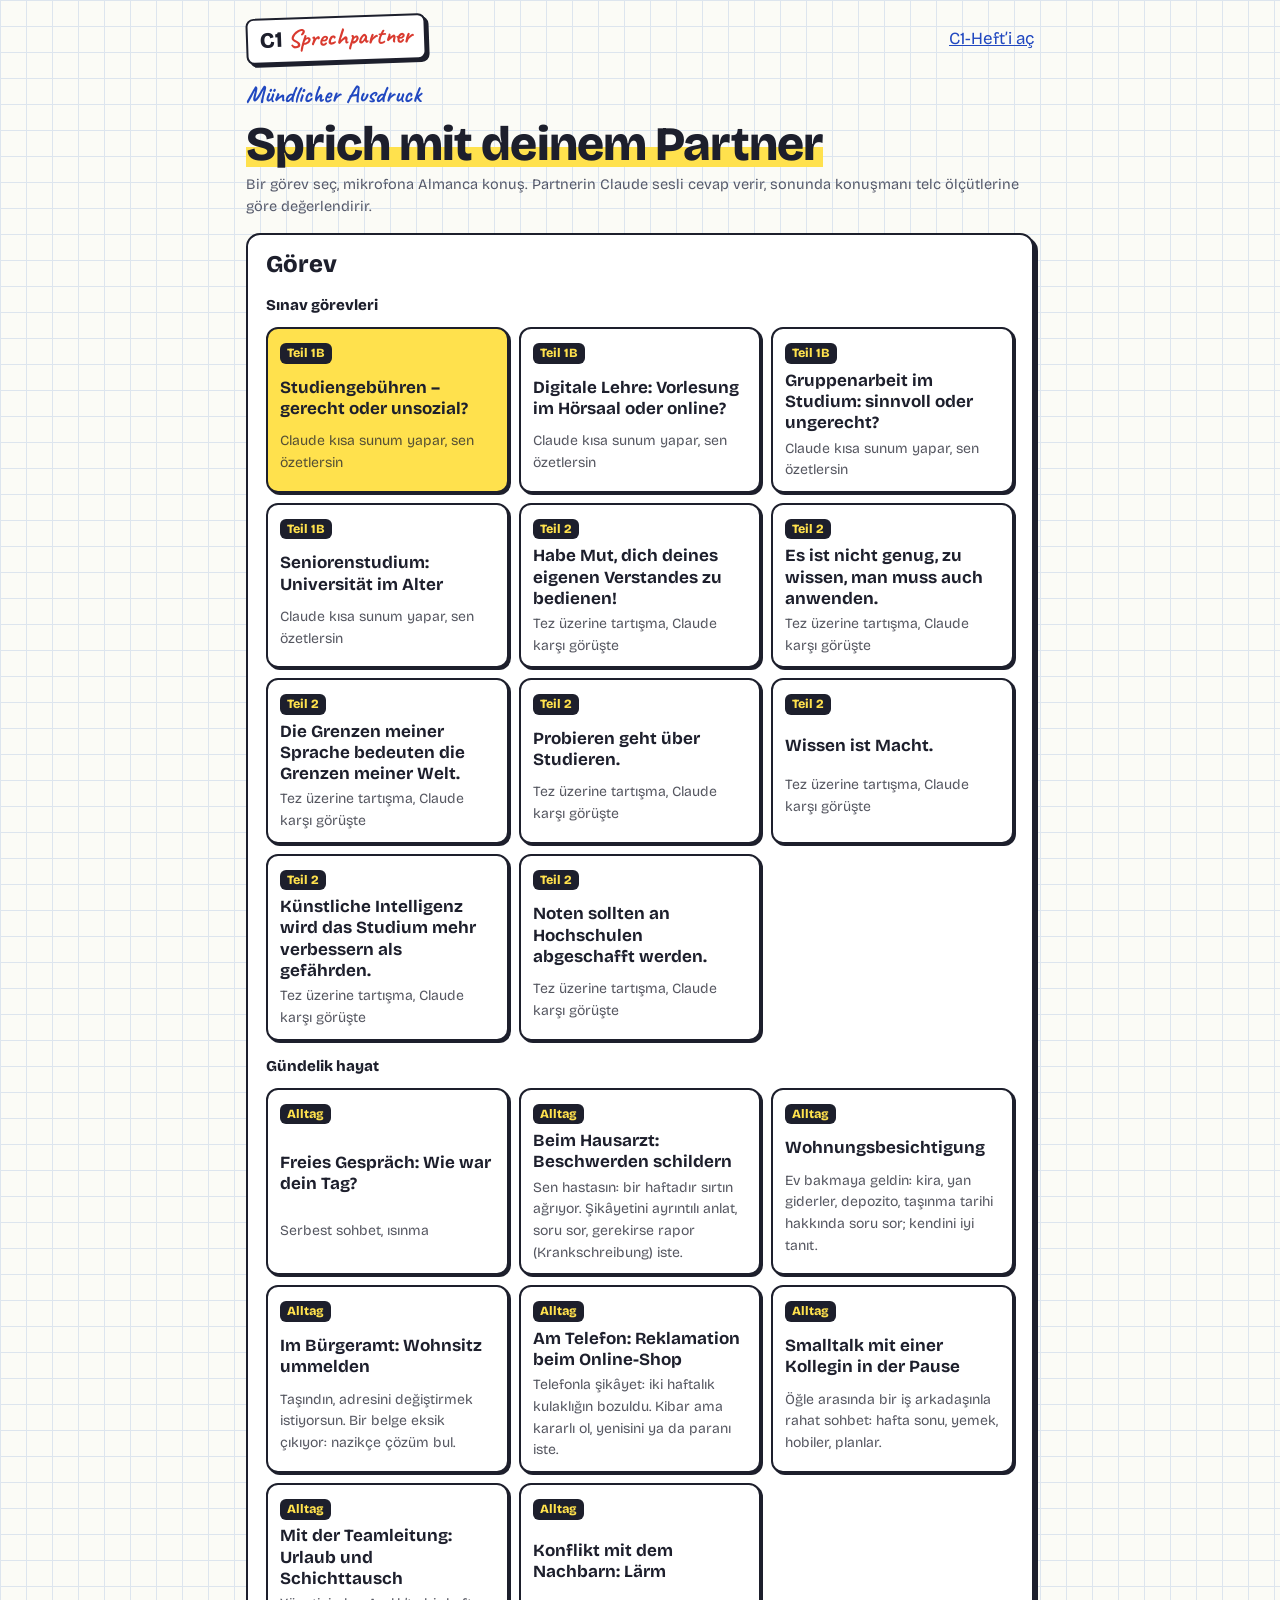
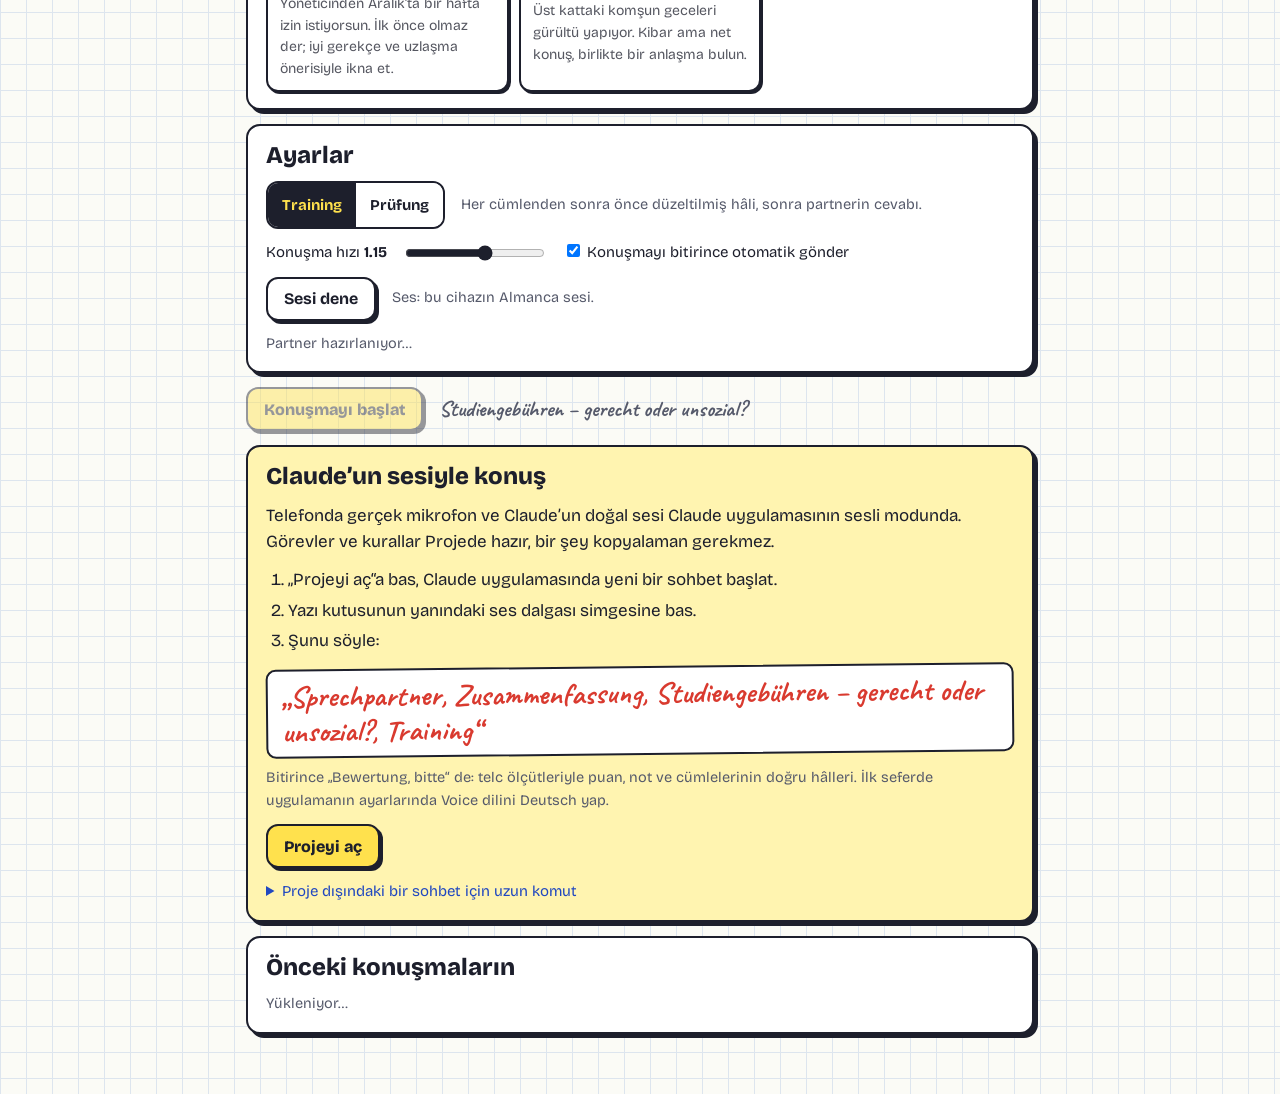
<file: artifact/sprechpartner.html>
<!DOCTYPE html>
<html lang="de">
<head>
<meta charset="utf-8">
<meta name="viewport" content="width=device-width, initial-scale=1">
<title>C1 Sprechpartner</title>
<link rel="preconnect" href="https://fonts.googleapis.com">
<link href="https://fonts.googleapis.com/css2?family=Bricolage+Grotesque:opsz,wght@12..96,400;12..96,600;12..96,800&family=Caveat:wght@600;700&family=Literata:opsz,wght@7..72,400;7..72,600&display=swap" rel="stylesheet">
<style>
/* VOICE: a patient speaking partner from the student's own C1 exercise book.
   IDEA: the oral exam table: task card, partner across the table, red-pen corrections, a report card at the end.
   PICTURE: the live conversation itself (big mic sticker, partner bubbles, corrections under each line).
   COLOUR and TYPE: squared paper, ink #1d1f2c, highlighter yellow, red pen; Bricolage Grotesque + Caveat (same as the C1-Heft site the student chose), Literata for long texts.
   LAYOUT: one calm column (max 820px): task picker -> conversation -> report. */
:root{color-scheme:light;--bg:#fbfbf6;--ink:#1d1f2c;--ink2:#565a6b;--grid:#dde5ee;--hl:#ffe14d;--hl2:#fff4b0;--pink:#ff8fc2;--mint:#8bea9e;--mint2:#dcf8e2;--red:#d93a2f;--blue:#2148c0;--card:#fff}
:root[data-theme=dark]{--bg:#16182a;--ink:#eef0f6;--ink2:#b3b7c9;--grid:#262a42;--card:#1f2238;--hl2:#3a3410;--mint2:#14321f}
@media (prefers-color-scheme:dark){:root:not([data-theme=light]){--bg:#16182a;--ink:#eef0f6;--ink2:#b3b7c9;--grid:#262a42;--card:#1f2238;--hl2:#3a3410;--mint2:#14321f}}
*{box-sizing:border-box;min-width:0}
body{margin:0;color:var(--ink);font:400 17px/1.55 "Bricolage Grotesque",system-ui,sans-serif;background:var(--bg);background-image:linear-gradient(var(--grid) 1px,transparent 1px),linear-gradient(90deg,var(--grid) 1px,transparent 1px);background-size:26px 26px;overflow-x:clip}
.wrap{max-width:820px;margin:0 auto;padding:16px 16px 60px}
.hw{font-family:Caveat,cursive;font-weight:700}
h1{font:800 clamp(32px,6vw,48px)/1.05 "Bricolage Grotesque",sans-serif;letter-spacing:-.02em;margin:6px 0 4px;text-wrap:balance}
h2{font:800 24px/1.15 "Bricolage Grotesque",sans-serif;margin:0}
p{margin:0}
.top{display:flex;align-items:center;justify-content:space-between;gap:10px;flex-wrap:wrap}
.logo{display:inline-flex;align-items:baseline;gap:5px;background:var(--card);border:2px solid var(--ink);border-radius:8px;padding:3px 12px 5px;box-shadow:3px 3px 0 var(--ink);transform:rotate(-2deg)}
.logo b{font-size:22px;font-weight:800}.logo span{font:700 25px Caveat,cursive;color:var(--red)}
a{color:var(--blue)}
.mark{background:linear-gradient(transparent 55%,var(--hl) 55%,var(--hl) 90%,transparent 90%)}
.card{background:var(--card);border:2px solid var(--ink);border-radius:14px;box-shadow:4px 4px 0 var(--ink);padding:16px 18px;display:grid;gap:12px}
.btn{font:700 16px "Bricolage Grotesque",sans-serif;color:var(--ink);background:var(--card);border:2px solid var(--ink);border-radius:12px;padding:10px 16px;min-height:44px;cursor:pointer;box-shadow:3px 3px 0 var(--ink)}
.btn:active{transform:translate(3px,3px);box-shadow:none}
.btn.pri{background:var(--hl);color:#1d1f2c;font-weight:800}
.btn:disabled{opacity:.45;cursor:not-allowed}
:focus-visible{outline:3px solid var(--blue);outline-offset:3px}
.tasks{display:grid;gap:10px;grid-template-columns:repeat(auto-fill,minmax(230px,1fr))}
.task{text-align:left;font:inherit;color:inherit;background:var(--card);border:2px solid var(--ink);border-radius:12px;padding:10px 12px;cursor:pointer;display:grid;gap:4px;box-shadow:2px 2px 0 var(--ink)}
.task[aria-pressed=true]{background:var(--hl);color:#1d1f2c}
.glbl{grid-column:1/-1;margin:4px 0 0;font-weight:800;font-size:15px}
.task .t{font-weight:700;line-height:1.25}.task .k{font-size:14px;color:inherit;opacity:.75}
.chip{display:inline-block;font:800 12.5px/1 "Bricolage Grotesque",sans-serif;background:var(--ink);color:var(--hl);border-radius:6px;padding:4px 7px}
.row{display:flex;flex-wrap:wrap;gap:10px 16px;align-items:center}
.seg{display:inline-flex;border:2px solid var(--ink);border-radius:12px;overflow:hidden}
.seg button{font:700 15px "Bricolage Grotesque",sans-serif;border:0;background:var(--card);color:var(--ink);padding:9px 14px;min-height:44px;cursor:pointer}
.seg button[aria-pressed=true]{background:var(--ink);color:var(--hl)}
label{font-size:15px}
input[type=range]{accent-color:#1d1f2c;width:140px}
.note{font-size:14.5px;color:var(--ink2)}
.stage{display:grid;gap:14px;margin-top:14px}
.head{display:flex;justify-content:space-between;align-items:center;gap:10px;flex-wrap:wrap}
.clock{font:800 26px/1 "Bricolage Grotesque",sans-serif;font-variant-numeric:tabular-nums}
.taskcard{background:var(--hl2);border-left:6px solid var(--ink);padding:10px 14px;border-radius:0 10px 10px 0}
.taskcard ol{margin:6px 0 0;padding-left:1.2em}
.log{display:grid;gap:12px}
.b{max-width:88%;border:2px solid var(--ink);border-radius:16px;padding:10px 14px;background:var(--card)}
.b.p{justify-self:start;border-top-left-radius:4px}
.b.me{justify-self:end;background:var(--mint2);border-top-right-radius:4px}
.b .who{font:700 20px/1 Caveat,cursive;color:var(--blue);display:flex;gap:8px;align-items:center;justify-content:space-between}
.b.me .who{color:var(--ink2)}
.b .txt{font-family:Literata,Georgia,serif;font-size:16.5px;white-space:pre-wrap}
.b .hid{filter:blur(5px);user-select:none}
.mini{font:600 13px "Bricolage Grotesque",sans-serif;border:1.5px solid var(--ink);border-radius:999px;background:var(--card);color:var(--ink);padding:2px 10px;cursor:pointer;min-height:30px}
.corr{margin-top:8px;border-top:1.5px dashed var(--red);padding-top:6px;display:grid;gap:2px}
.corr p{font:700 21px/1.2 Caveat,cursive;color:var(--red)}
.corr .okc{color:#137a43}
.dock{position:sticky;bottom:10px;background:var(--card);border:2px solid var(--ink);border-radius:18px;box-shadow:4px 4px 0 var(--ink);padding:12px;display:grid;gap:10px}
.mic{width:76px;height:76px;border-radius:50%;border:3px solid var(--ink);background:var(--hl);font:800 15px "Bricolage Grotesque",sans-serif;color:#1d1f2c;cursor:pointer;box-shadow:3px 3px 0 var(--ink);flex:none}
.mic.on{background:var(--red);color:#fff;animation:pulse 1.2s ease-in-out infinite}
@keyframes pulse{50%{box-shadow:0 0 0 10px rgba(217,58,47,.25)}}
textarea{width:100%;min-height:84px;font:400 16px/1.45 Literata,Georgia,serif;color:var(--ink);background:var(--bg);border:2px solid var(--ink);border-radius:12px;padding:10px 12px;resize:vertical}
.status{font:700 20px/1.1 Caveat,cursive;color:var(--blue);min-height:22px}
.status:empty{display:none}
.err{color:var(--red);font-weight:600}
.score{display:flex;gap:18px;align-items:center;flex-wrap:wrap}
.ring{width:110px;height:110px;border:4px solid var(--red);border-radius:50%;display:grid;place-items:center;font:700 52px/1 Caveat,cursive;color:var(--red);transform:rotate(-6deg);flex:none}
.crit{display:grid;gap:8px}
.cr{display:grid;grid-template-columns:minmax(0,12em) 1fr auto;gap:10px;align-items:center}
.bar{height:12px;border:2px solid var(--ink);border-radius:999px;overflow:hidden;background:var(--card)}.bar i{display:block;height:100%;background:var(--mint)}
.cr small{grid-column:1/-1;color:var(--ink2);font-size:14.5px;margin-top:-4px}
.facts{display:flex;flex-wrap:wrap;gap:8px 22px}.facts div{display:grid}.facts b{font:800 22px/1.1 "Bricolage Grotesque",sans-serif}.facts span{font-size:13.5px;color:var(--ink2)}
ul.clean{margin:0;padding-left:1.1em;display:grid;gap:4px}
.card.app{background:var(--hl2)}
.steps{margin:0;padding-left:1.3em;display:grid;gap:4px}
#appText{min-height:150px;font-size:14px;margin-top:8px}
.phrase{font:700 30px/1.15 Caveat,cursive;color:var(--red);background:var(--card);border:2px solid var(--ink);border-radius:10px;padding:8px 14px;transform:rotate(-.6deg)}
a.btn{display:inline-flex;align-items:center;text-decoration:none}
details summary{cursor:pointer;color:var(--blue);font-size:15px}
.kb{border:2px dashed var(--ink);border-radius:12px;padding:8px 12px;background:var(--hl2)}
.kb p{font-size:15px}.kb summary{cursor:pointer;font-size:14.5px;color:var(--blue);margin-top:4px}
.hist{display:grid;gap:6px}.hist div{display:flex;justify-content:space-between;gap:10px;border-bottom:1.5px dashed var(--grid);padding:4px 0;font-size:15px}
[hidden]{display:none !important}
@media (max-width:600px){.dock{position:static}.mic{font-size:13px}.b{max-width:96%}.cr{grid-template-columns:1fr auto}.cr .bar{grid-column:1/-1;order:3}.cr small{order:4;margin-top:0}.mic{width:70px;height:70px}}
@media (prefers-reduced-motion:reduce){.mic.on{animation:none}}
</style>
</head>
<body>
<div class="wrap">
  <div class="top"><span class="logo"><b>C1</b><span>Sprechpartner</span></span><a href="https://ozaicetin.github.io/telc-c1/" target="_blank" rel="noopener">C1-Heft’i aç</a></div>

  <section id="setup" class="stage">
    <div><p class="hw" style="font-size:24px;color:var(--blue)">Mündlicher Ausdruck</p><h1><span class="mark">Sprich mit deinem Partner</span></h1>
      <p class="note">Bir görev seç, mikrofona Almanca konuş. Partnerin Claude sesli cevap verir, sonunda konuşmanı telc ölçütlerine göre değerlendirir.</p></div>
    <div class="card"><h2>Görev</h2><div class="tasks" id="tasks"></div></div>
    <div class="card"><h2>Ayarlar</h2>
      <div class="row"><div class="seg" role="group" aria-label="Mod"><button type="button" data-mode="train" aria-pressed="true">Training</button><button type="button" data-mode="exam" aria-pressed="false">Prüfung</button></div>
        <span class="note" id="modeNote">Her cümlenden sonra önce düzeltilmiş hâli, sonra partnerin cevabı.</span></div>
      <div class="row"><label for="rate">Konuşma hızı <b id="rateV">1.15</b></label><input type="range" id="rate" min="0.8" max="1.4" step="0.05" value="1.15"><label><input type="checkbox" id="auto" checked> Konuşmayı bitirince otomatik gönder</label></div>
      <div class="row"><button class="btn" type="button" id="testVoice">Sesi dene</button><span class="note" id="voiceNote"></span></div>
      <p class="note" id="capNote"></p>
    </div>
    <div class="row"><button class="btn pri" type="button" id="go">Konuşmayı başlat</button><span class="hw" style="font-size:22px;color:var(--ink2)" id="pickNote"></span></div>
    <div class="card app" id="appCard"><h2>Claude’un sesiyle konuş</h2>
      <p>Telefonda gerçek mikrofon ve Claude’un doğal sesi Claude uygulamasının sesli modunda. Görevler ve kurallar Projede hazır, bir şey kopyalaman gerekmez.</p>
      <ol class="steps"><li>„Projeyi aç“a bas, Claude uygulamasında yeni bir sohbet başlat.</li><li>Yazı kutusunun yanındaki ses dalgası simgesine bas.</li><li>Şunu söyle:</li></ol>
      <p class="phrase" id="phrase" lang="de"></p>
      <p class="note">Bitirince „Bewertung, bitte“ de: telc ölçütleriyle puan, not ve cümlelerinin doğru hâlleri. İlk seferde uygulamanın ayarlarında Voice dilini Deutsch yap.</p>
      <div class="row"><a class="btn pri" href="https://claude.ai/project/01a1c284-3ba5-7441-b3d2-94b7b9725a04" target="_blank" rel="noopener">Projeyi aç</a></div>
      <details><summary>Proje dışındaki bir sohbet için uzun komut</summary>
        <div class="row" style="margin-top:8px"><button class="btn" type="button" id="appCopy">Komutu kopyala</button><span class="note" id="appNote"></span></div>
        <textarea id="appText" hidden aria-label="Claude uygulaması için komut"></textarea></details></div>
    <div class="card"><h2>Önceki konuşmaların</h2><div class="hist" id="hist"><p class="note">Yükleniyor…</p></div></div>
  </section>

  <section id="talk" class="stage" hidden>
    <div class="head"><div><span class="chip" id="tTeil"></span> <b id="tTitle"></b></div><div class="row"><span class="clock" id="clock">0:00</span><button class="btn" type="button" id="end">Bitir ve değerlendir</button></div></div>
    <div class="taskcard" id="tCard"></div>
    <div class="row" id="sidePick" hidden><span>Tez ya da alıntıyla ilgili görüşün:</span><button class="btn" type="button" data-side="pro">Ich bin dafür</button><button class="btn" type="button" data-side="contra">Ich bin dagegen</button></div>
    <div class="log" id="log" aria-live="polite"></div>
    <div class="dock">
      <div class="status" id="status"></div>
      <div class="kb" id="kbHint" hidden><p><b class="why">Telefonun mikrofonuyla konuş:</b> kutuya dokun, klavyede 🎤 tuşuna bas, Almanca konuş, sonra „Senden“.</p><details><summary>Almanca tanımıyor ya da 🎤 yok mu?</summary><p class="note">Klavyede 🌐 ile Deutsch klavyeye geç. Deutsch klavye yoksa: Ayarlar › Genel › Klavye › Klavyeler › Yeni Klavye Ekle › Deutsch. 🎤 yoksa: Ayarlar › Genel › Klavye › Dikteyi Etkinleştir.</p></details></div>
      <div class="row" style="flex-wrap:nowrap"><button class="mic" type="button" id="mic" aria-label="Konuş">Sprechen</button><textarea id="say" placeholder="Konuş ya da yaz…"></textarea></div>
      <div class="row"><button class="btn pri" type="button" id="send">Senden</button><button class="btn" type="button" id="again">Tekrar dinle</button><span class="note" id="dockNote"></span></div>
    </div>
  </section>

  <section id="result" class="stage" hidden></section>
</div>
<script>
{
const TODAY = null;
/* Shared task list for both speaking-partner pages (site page and the free claude.ai page).
   Edit here, then run python3 tools/build.py. */
const GENERAL = [
  { id: 'b-gebuehren', teil: 'Teil 1B', kind: 'summary', title: 'Studiengebühren – gerecht oder unsozial?' },
  { id: 'b-lehre', teil: 'Teil 1B', kind: 'summary', title: 'Digitale Lehre: Vorlesung im Hörsaal oder online?' },
  { id: 'b-gruppe', teil: 'Teil 1B', kind: 'summary', title: 'Gruppenarbeit im Studium: sinnvoll oder ungerecht?' },
  { id: 'b-senioren', teil: 'Teil 1B', kind: 'summary', title: 'Seniorenstudium: Universität im Alter' },
  { id: 'z-kant', teil: 'Teil 2', kind: 'discuss', title: 'Habe Mut, dich deines eigenen Verstandes zu bedienen!', by: 'Immanuel Kant' },
  { id: 'z-goethe', teil: 'Teil 2', kind: 'discuss', title: 'Es ist nicht genug, zu wissen, man muss auch anwenden.', by: 'Johann Wolfgang von Goethe' },
  { id: 'z-wittgenstein', teil: 'Teil 2', kind: 'discuss', title: 'Die Grenzen meiner Sprache bedeuten die Grenzen meiner Welt.', by: 'Ludwig Wittgenstein' },
  { id: 'z-probieren', teil: 'Teil 2', kind: 'discuss', title: 'Probieren geht über Studieren.', by: 'Sprichwort' },
  { id: 'z-bacon', teil: 'Teil 2', kind: 'discuss', title: 'Wissen ist Macht.', by: 'Francis Bacon' },
  { id: 'd-ki', teil: 'Teil 2', kind: 'discuss', title: 'Künstliche Intelligenz wird das Studium mehr verbessern als gefährden.' },
  { id: 'd-noten', teil: 'Teil 2', kind: 'discuss', title: 'Noten sollten an Hochschulen abgeschafft werden.' },
  { id: 'frei', teil: 'Alltag', kind: 'chat', title: 'Freies Gespräch: Wie war dein Tag?', tr: 'Rahat sohbet: günün, işin, boş zamanın, planların.' },
  { id: 'r-arzt', teil: 'Alltag', kind: 'role', title: 'Beim Hausarzt: Beschwerden schildern', who: 'Frau Dr. Brandt, Hausärztin in Berlin', me: 'ein Patient, der seit einer Woche starke Rückenschmerzen hat und arbeiten muss', goal: 'Lass mich meine Beschwerden genau beschreiben, frag nach Details (seit wann, wo, wie stark, Auslöser), schlag eine Behandlung vor und kläre, ob ich eine Krankschreibung brauche.', tr: 'Sen hastasın: bir haftadır sırtın ağrıyor. Şikâyetini ayrıntılı anlat, soru sor, gerekirse rapor (Krankschreibung) iste.' },
  { id: 'r-wohnung', teil: 'Alltag', kind: 'role', title: 'Wohnungsbesichtigung', who: 'Herr Lehmann, Vermieter einer Zweizimmerwohnung in Berlin-Lichtenberg', me: 'ein Interessent, der die Wohnung besichtigt', goal: 'Beantworte meine Fragen zu Miete, Nebenkosten, Kaution, Heizung und Einzugstermin, frag mich nach Beruf und Einkommensnachweis und bring eine kleine Komplikation ein (zum Beispiel viele andere Interessenten).', tr: 'Ev bakmaya geldin: kira, yan giderler, depozito, taşınma tarihi hakkında soru sor; kendini iyi tanıt.' },
  { id: 'r-amt', teil: 'Alltag', kind: 'role', title: 'Im Bürgeramt: Wohnsitz ummelden', who: 'Frau Weber, Sachbearbeiterin im Bürgeramt', me: 'ein Bürger, der nach einem Umzug seinen Wohnsitz ummelden möchte', goal: 'Frag nach den Unterlagen. Es fehlt die Wohnungsgeberbestätigung; wir müssen gemeinsam eine Lösung finden. Bleib freundlich, aber bürokratisch genau.', tr: 'Taşındın, adresini değiştirmek istiyorsun. Bir belge eksik çıkıyor: nazikçe çözüm bul.' },
  { id: 'r-reklamation', teil: 'Alltag', kind: 'role', title: 'Am Telefon: Reklamation beim Online-Shop', who: 'Herr Schulz vom Kundenservice eines Elektronik-Onlineshops', me: 'ein Kunde, dessen neue Kopfhörer nach zwei Wochen kaputt sind', goal: 'Nimm den Anruf an, frag nach Bestellnummer und Problem und biete zuerst nur eine Reparatur an. Ich soll höflich, aber bestimmt Ersatz oder Geld zurück verlangen.', tr: 'Telefonla şikâyet: iki haftalık kulaklığın bozuldu. Kibar ama kararlı ol, yenisini ya da paranı iste.' },
  { id: 'r-pause', teil: 'Alltag', kind: 'role', title: 'Smalltalk mit einer Kollegin in der Pause', who: 'Sandra, eine freundliche Kollegin aus einem anderen Team', me: 'ihr Kollege in der Mittagspause', goal: 'Führ ein lockeres Gespräch über das Wochenende, Essen, Hobbys und Pläne, erzähl auch von dir und stell Rückfragen.', tr: 'Öğle arasında bir iş arkadaşınla rahat sohbet: hafta sonu, yemek, hobiler, planlar.' },
  { id: 'r-chef', teil: 'Alltag', kind: 'role', title: 'Mit der Teamleitung: Urlaub und Schichttausch', who: 'Frau Krüger, Teamleiterin', me: 'ein Mitarbeiter, der im Dezember eine Woche Urlaub möchte und dafür eine Schicht tauschen will', goal: 'Sei zuerst skeptisch, weil im Dezember viel zu tun ist, und lass dich nur mit guten Argumenten und einem Kompromissvorschlag überzeugen.', tr: 'Yöneticinden Aralık’ta bir hafta izin istiyorsun. İlk önce olmaz der; iyi gerekçe ve uzlaşma önerisiyle ikna et.' },
  { id: 'r-nachbar', teil: 'Alltag', kind: 'role', title: 'Konflikt mit dem Nachbarn: Lärm', who: 'Herr Neumann, der Nachbar von oben', me: 'ein Nachbar, der seit Wochen nachts durch laute Musik gestört wird', goal: 'Reagier zuerst etwas genervt und rechtfertige dich, lass dich dann auf eine höfliche Vereinbarung ein.', tr: 'Üst kattaki komşun geceleri gürültü yapıyor. Kibar ama net konuş, birlikte bir anlaşma bulun.' }
];

const TASKS = (TODAY ? [TODAY] : []).concat(GENERAL);
const KIND = { present: 'Sunum (3–4 dk), sonra ek sorular', summary: 'Claude kısa sunum yapar, sen özetlersin', discuss: 'Tez üzerine tartışma, Claude karşı görüşte', chat: 'Serbest sohbet, ısınma', role: 'Gündelik hayat: rol oyunu' };
const $ = s => document.querySelector(s);
const esc = s => String(s == null ? '' : s).replace(/[&<>"']/g, c => ({ '&': '&amp;', '<': '&lt;', '>': '&gt;', '"': '&quot;', "'": '&#39;' }[c]));
const fmt = s => Math.floor(s / 60) + ':' + String(Math.floor(s % 60)).padStart(2, '0');
let sample = null, dict = null, tts = null, db = null, sel = TASKS[0], mode = 'train', S = null, clockT = null, busy = false, micMode = 'kb';
const IOS = /iPhone|iPad|iPod/.test(navigator.userAgent) || (navigator.platform === 'MacIntel' && navigator.maxTouchPoints > 1);
const TOUCH = IOS || /Android|Mobile/i.test(navigator.userAgent) || (window.matchMedia && matchMedia('(pointer:coarse)').matches);
const SRC = window.SpeechRecognition || window.webkitSpeechRecognition || null;
const fromHash = TASKS.find(t => t.id === location.hash.slice(1)); if (fromHash) sel = fromHash;

function voicePhrase() {
  const a = sel.kind === 'present' ? 'Präsentation' : sel.kind === 'summary' ? 'Zusammenfassung, ' + sel.title : sel.kind === 'discuss' ? 'Diskussion, ' + sel.title.replace(/\.$/, '') : sel.kind === 'role' ? 'Rollenspiel, ' + sel.title : 'freies Gespräch';
  return '„Sprechpartner, ' + a + ', ' + (mode === 'train' ? 'Training' : 'Prüfung') + '“';
}
function renderPhrase() { const n = document.getElementById('phrase'); if (n) n.textContent = voicePhrase(); }
function taskBtn(t) { return `<button class="task" type="button" data-id="${t.id}" aria-pressed="${t === sel}"><span><span class="chip">${esc(t.teil)}</span>${t.day ? ` <span class="hw" style="font-size:19px">Tag ${t.day} · bugün</span>` : ''}</span><span class="t" lang="de">${esc(t.title)}</span><span class="k">${esc(t.kind === 'role' && t.tr ? t.tr : KIND[t.kind])}</span></button>`; }
function renderTasks() {
  const exam = TASKS.filter(t => t.teil !== 'Alltag'), life = TASKS.filter(t => t.teil === 'Alltag');
  $('#tasks').innerHTML = `<p class="glbl">Sınav görevleri</p>${exam.map(taskBtn).join('')}<p class="glbl">Gündelik hayat</p>${life.map(taskBtn).join('')}`;
  $('#pickNote').textContent = sel.title;
  renderPhrase();
}
renderTasks();
$('#tasks').addEventListener('click', e => { const b = e.target.closest('.task'); if (!b) return; sel = TASKS.find(t => t.id === b.dataset.id); renderTasks(); });
document.querySelectorAll('[data-mode]').forEach(b => b.addEventListener('click', () => {
  mode = b.dataset.mode; document.querySelectorAll('[data-mode]').forEach(x => x.setAttribute('aria-pressed', String(x === b)));
  renderPhrase();
  $('#modeNote').textContent = mode === 'train' ? 'Her cümlenden sonra önce düzeltilmiş hâli, sonra partnerin cevabı.' : 'Gerçek sınav gibi: arada düzeltme yok, değerlendirme sonda.';
}));
$('#rate').addEventListener('input', e => { $('#rateV').textContent = (+e.target.value).toFixed(2); });

/* ---------- capabilities ---------- */
async function claudeUse(n) {
  for (let i = 0; i < 30 && !(window.claude && window.claude.use); i++) await new Promise(r => setTimeout(r, 100));
  if (!(window.claude && window.claude.use)) return null;
  try { return await window.claude.use(n); } catch (e) { return null; }
}
let autoT = 0;
function autoSend() {
  clearTimeout(autoT);
  autoT = setTimeout(() => {
    if (!S || busy || !$('#auto').checked || !$('#say').value.trim()) return;
    if (S.task.kind === 'present' && !S.turns.some(t => t.role === 'me')) { $('#dockNote').textContent = 'Sunumun bitince „Senden“e bas.'; return; }
    send();
  }, 700);
}
$('#go').disabled = true; $('#capNote').textContent = 'Partner hazırlanıyor…';
(async () => {
  [sample, dict, tts, db] = await Promise.all(['sample', 'dictation', 'tts', 'db'].map(claudeUse));
  micMode = dict ? 'dict' : SRC ? 'sr' : 'kb';
  const notes = [];
  if (!sample) notes.push('Partner şu an kullanılamıyor: bu sayfayı claude.ai’da giriş yapmış olarak aç.');
  else if (!dict && TOUCH) notes.push('Bu sayfa telefonda yalnızca yazarak (ya da klavye mikrofonuyla) ve cihazın sesiyle çalışır. Sesli konuşma için yukarıdaki „Claude’un sesiyle konuş“ yolunu kullan.');
  else if (!dict) notes.push('Bu tarayıcıda sayfanın mikrofonu sınırlı: Chrome, Edge ya da Claude masaüstü uygulamasında tam çalışır. Burada yazarak da konuşabilirsin.');
  $('#capNote').textContent = notes.join(' ');
  if (TOUCH) {
    const setup = $('#setup'), tasks = setup.querySelector('.card'); tasks.after($('#appCard'));
    $('#go').textContent = 'Sayfada yazarak çalış';
    $('#say').placeholder = 'Dokun, klavyedeki 🎤 ile konuş ya da yaz…';
  }
  voiceInfo();
  $('#go').disabled = !sample;
  if (dict) {
    dict.onPartial(({ text }) => { if (S) { $('#say').value = (S.buf + ' ' + text).trim(); } });
    dict.onFinal(({ text }) => { if (S) { S.buf = (S.buf + ' ' + text).trim(); $('#say').value = S.buf; } });
    dict.onState(({ state }) => {
      const on = state === 'listening'; $('#mic').classList.toggle('on', on); $('#mic').textContent = on ? 'Dur' : 'Sprechen';
      if (S && on) { S.micAt = Date.now(); status('Dinliyorum…'); }
      if (S && !on && S.micAt) { S.micSecs += (Date.now() - S.micAt) / 1000; S.micAt = 0; status(''); autoSend(); }
    });
  }
  loadHistory();
})();

function status(t) { $('#status').textContent = t; }
/* ---------- voice out: Claude voice (tts) or the device's German voice ---------- */
const SS = ('speechSynthesis' in window && window.SpeechSynthesisUtterance) ? window.speechSynthesis : null;
let deVoice = null, ssUnlocked = false, curU = null, voiceBad = false; const keepU = [];
function pickVoice() {
  if (!SS) return; let vs = []; try { vs = SS.getVoices() || []; } catch (e) {}
  const de = vs.filter(v => /^de([-_]|$)/i.test(v.lang));
  deVoice = de.find(v => /de[-_]DE/i.test(v.lang) && /premium|enhanced|erweitert|anna|helena|markus|petra|google/i.test(v.name)) || de.find(v => /de[-_]DE/i.test(v.lang)) || de[0] || null;
  voiceInfo();
}
if (SS) { pickVoice(); try { SS.addEventListener('voiceschanged', pickVoice); } catch (e) { SS.onvoiceschanged = pickVoice; } }
function voiceInfo() {
  const n = $('#voiceNote'); if (!n) return;
  if (tts) n.textContent = 'Ses: Claude’un sesi.';
  else if (!SS) n.textContent = 'Bu tarayıcıda ses çıkışı yok; Claude uygulaması yolunu kullan.';
  else n.textContent = 'Ses: bu cihazın Almanca sesi' + (deVoice ? ' (' + deVoice.name + ')' : '') + '.' + (IOS ? ' Ses gelmezse iPhone’un sessiz modunu kapat ve sesi aç.' : '');
}
function voiceTrouble() {
  if (voiceBad) return; voiceBad = true;
  const m = 'Ses çıkmadı. iPhone’da sessiz mod kapalı ve ses açık olsun, sonra „Sesi dene“. Yine olmazsa Claude uygulaması yolunu kullan.';
  $('#voiceNote').textContent = m; if (S) $('#dockNote').textContent = m;
}
function unlockSpeech() {
  if (tts || !SS || ssUnlocked) return;
  try { const u = new SpeechSynthesisUtterance(' '); u.volume = 0; u.lang = 'de-DE'; keepU.push(u); SS.speak(u); ssUnlocked = true; } catch (e) {}
}
function browserSpeak(text, rate) {
  return new Promise(res => {
    if (!SS || !text) return res(false);
    const go = () => {
      try {
        const u = new SpeechSynthesisUtterance(text); u.lang = 'de-DE'; if (deVoice) u.voice = deVoice;
        u.rate = Math.max(0.6, Math.min(1.4, rate)); u.volume = 1;
        let started = false, done = false;
        const fin = ok => { if (done) return; done = true; clearTimeout(t1); clearTimeout(t2); if (curU === u) curU = null; res(ok); };
        const t1 = setTimeout(() => { if (!started) { voiceTrouble(); fin(false); } }, 6000);
        const t2 = setTimeout(() => fin(true), 5000 + text.split(/\s+/).length * 650);
        u.onstart = () => { started = true; if (voiceBad) { voiceBad = false; voiceInfo(); } };
        u.onend = () => fin(true);
        u.onerror = e => { if (!started && !(e && /interrupted|canceled/.test(e.error))) voiceTrouble(); fin(false); };
        curU = u; keepU.push(u); if (keepU.length > 30) keepU.splice(0, 15);
        SS.speak(u); try { if (SS.paused) SS.resume(); } catch (e) {}
      } catch (e) { res(false); }
    };
    if (curU) { try { SS.cancel(); } catch (e) {} curU = null; setTimeout(go, 200); } else go();
  });
}
function speak(text) {
  const rate = +$('#rate').value;
  if (tts) return tts.speak(String(text).slice(0, 2000), { rate, language: 'de' }).catch(() => {});
  return browserSpeak(String(text || ''), rate);
}
function stopSpeak() { try { if (tts) tts.stop(); else if (SS && curU) { SS.cancel(); curU = null; } } catch (e) {} }
$('#testVoice').addEventListener('click', () => { unlockSpeech(); voiceBad = false; voiceInfo(); speak('Hallo! Ich bin dein Sprechpartner. Kannst du mich gut hören?'); });

/* ---------- voice in: platform dictation, browser speech recognition, or the phone keyboard's microphone ---------- */
let rec = null, recOn = false, srBroken = false, srT = 0;
function setMic(on) { const b = $('#mic'); b.classList.toggle('on', on); b.textContent = on ? 'Dur' : 'Sprechen'; }
function kbMode(why) {
  micMode = 'kb'; const k = $('#kbHint'); k.hidden = false;
  if (why) k.querySelector('.why').textContent = why;
  else k.querySelector('.why').textContent = 'Telefonun mikrofonuyla konuş:';
  const t = $('#say'); try { t.focus(); t.setSelectionRange(t.value.length, t.value.length); } catch (e) {}
  k.scrollIntoView({ block: 'nearest' });
}
function srFail() { srBroken = true; recOn = false; clearTimeout(srT); setMic(false); status(''); kbMode('Klavyenin mikrofonuyla konuş:'); }
function recStart() {
  let base = S.buf;
  try {
    rec = new SRC(); rec.lang = 'de-DE'; rec.interimResults = true; rec.continuous = !IOS; rec.maxAlternatives = 1;
    rec.onstart = () => { clearTimeout(srT); recOn = true; S.micAt = Date.now(); setMic(true); status('Dinliyorum…'); };
    rec.onresult = e => {
      let fin = '', inter = '';
      for (let i = 0; i < e.results.length; i++) { const r = e.results[i]; if (r.isFinal) fin += r[0].transcript + ' '; else inter += r[0].transcript + ' '; }
      S.buf = (base + ' ' + fin).replace(/\s+/g, ' ').trim();
      $('#say').value = (base + ' ' + fin + inter).replace(/\s+/g, ' ').trim();
    };
    rec.onerror = e => { const er = e && e.error; if (er === 'not-allowed' || er === 'service-not-allowed' || er === 'audio-capture') srFail(); else if (er === 'no-speech') status('Ses duyulmadı, tekrar bas.'); };
    rec.onend = () => {
      const was = recOn; recOn = false; clearTimeout(srT); setMic(false);
      if (S && S.micAt) { S.micSecs += (Date.now() - S.micAt) / 1000; S.micAt = 0; }
      if (was && !srBroken) { status(''); autoSend(); }
    };
    srT = setTimeout(() => { if (!recOn) { try { rec.abort(); } catch (e) {} srFail(); } }, 3000);
    rec.start();
  } catch (e) { srFail(); }
}

/* ---------- prompts ---------- */
function brief() {
  const t = S.task;
  let role = '';
  if (t.kind === 'present') role = `Situation: Simulation der mündlichen Prüfung telc Deutsch C1 Hochschule, Teil 1A/1B. Ich halte eine Präsentation zum Thema „${t.title}“. Du bist mein Prüfungspartner. Nach meiner Präsentation stellst du mir eine Anschlussfrage dazu (wie in Teil 1B, z. B. „${t.follow}“), nach meiner Antwort höchstens noch eine zweite. Danach bedankst du dich kurz und setzt "ende": true.`;
  if (t.kind === 'summary') role = `Situation: telc Deutsch C1 Hochschule, Teil 1B. Du hast gerade diesen Kurzvortrag gehalten: """${S.vortrag}""". Ich fasse ihn zusammen. Danach stellst du mir eine Anschlussfrage, nach meiner Antwort reagierst du kurz, bedankst dich und setzt "ende": true.`;
  if (t.kind === 'discuss') role = `Situation: telc Deutsch C1 Hochschule, Teil 2 (Diskussion). ${t.by ? 'Zitat' : 'These'}: „${t.title}“${t.by ? ' (' + t.by + '). Klärt zuerst, wie ihr das Zitat versteht; danach: Inwiefern stimmt ihr zu, welche Gründe und Beispiele gibt es, und wie reagiert ihr auf die Argumente des anderen?' : ''} Ich bin ${S.side === 'pro' ? 'dafür' : 'dagegen'}, du vertrittst sachlich die Gegenposition: gehe auf meine Argumente ein, bringe neue Gegenargumente mit Beispielen, frage nach, und wenn ich einen Kompromiss vorschlage, suche mit mir eine gemeinsame Lösung.`;
  if (t.kind === 'role') role = `Situation: Rollenspiel aus dem Alltag in Deutschland. Du bist ${t.who}. Ich bin ${t.me}. ${t.goal} Bleib in deiner Rolle, sprich so natürlich wie im echten Leben (gern auch umgangssprachlich, wenn es passt), reagiere realistisch und stell Rückfragen. Nach etwa zehn Wortwechseln oder wenn das Anliegen geklärt ist, verabschiedest du dich passend und setzt "ende": true.`;
  if (t.kind === 'chat') role = 'Situation: lockeres Gespräch unter Bekannten über meinen Tag, Arbeit, Freizeit und Pläne. Stelle interessierte Fragen und erzähl auch kurz etwas von dir.';
  const corr = S.mode === 'train'
    ? 'Korrigiere zuerst meine LETZTE Äußerung: nenne nur Sätze, die Fehler enthalten, jeweils mit originalem und korrigiertem Satz, ohne jede Erklärung. Die Äußerung kommt aus der Spracherkennung: ignoriere fehlende Satzzeichen und Großschreibung. Ist alles korrekt, ist "korrektur" [].'
    : 'Korrigiere nichts (Prüfungsmodus): "korrektur" ist immer [].';
  return `${role}\nRegeln: Sprich natürliches gesprochenes Deutsch auf C1-Niveau. Antworte kurz: 2 bis 4 Sätze, höchstens 70 Wörter. Keine Listen, kein Markdown, keine Emojis. ${corr}\nGib NUR JSON zurück: {"korrektur":[{"original":"...","korrigiert":"..."}],"antwort":"...","ende":false}`;
}
function messages(extra) {
  const m = [{ role: 'user', content: brief() }];
  S.turns.forEach(t => {
    const role = t.role === 'p' ? 'assistant' : 'user';
    const last = m[m.length - 1];
    if (last.role === role) last.content += '\n\n' + t.text; else m.push({ role, content: t.text });
  });
  if (m[m.length - 1].role !== 'user') m.push({ role: 'user', content: '(Fahre fort.)' });
  if (extra) m[m.length - 1].content += '\n\n[Hinweis: ' + extra + ']';
  return m;
}
async function ask(input, tier) {
  try { const v = await sample.json(input, { modelTier: tier || 'quick', cache: false }); if (v && typeof v === 'object') return v; } catch (e) { if (e && e.code === 'rate_limited') throw new Error('Kısa bir mola: Claude şu an çok istek aldı, biraz sonra tekrar dene.'); if (e && e.code === 'not_granted') throw new Error('Claude’a erişim izni verilmedi.'); }
  const r = await sample(input, { modelTier: tier || 'quick', cache: false });
  const m = String(r.text || '').match(/\{[\s\S]*\}/); if (!m) throw new Error('Cevap okunamadı, tekrar dene.');
  return JSON.parse(m[0]);
}

/* ---------- conversation ---------- */
function bubble(t, i) {
  if (t.role === 'p') return `<div class="b p"><div class="who"><span>Partner</span><span>${t.hidden ? `<button class="mini" type="button" data-show="${i}">Metni göster</button> ` : ''}<button class="mini" type="button" data-play="${i}">Dinle</button></span></div><div class="txt${t.hidden ? ' hid' : ''}" lang="de">${esc(t.text)}</div></div>`;
  const c = t.corr === undefined ? '' : t.corr.length ? `<div class="corr">${t.corr.map(x => `<p lang="de">${esc(x.korrigiert)}</p>`).join('')}</div>` : (S.mode === 'train' ? '<div class="corr"><p class="okc">Alles korrekt.</p></div>' : '');
  return `<div class="b me"><div class="who"><span>Du</span></div><div class="txt" lang="de">${esc(t.text)}</div>${c}</div>`;
}
function renderLog() { $('#log').innerHTML = S.turns.map(bubble).join(''); const last = $('#log').lastElementChild; if (last) last.scrollIntoView({ block: 'nearest', behavior: 'smooth' }); }
$('#log').addEventListener('click', e => {
  const p = e.target.closest('[data-play]'); if (p) { unlockSpeech(); speak(S.turns[+p.dataset.play].text); return; }
  const s = e.target.closest('[data-show]'); if (s) { S.turns[+s.dataset.show].hidden = false; renderLog(); }
});
function partnerSays(text, hidden) { S.turns.push({ role: 'p', text, hidden: !!hidden }); renderLog(); status(''); return speak(text); }
function setBusy(b, msg) { busy = b; $('#send').disabled = b; $('#end').disabled = b; status(msg || ''); }

$('#go').addEventListener('click', async () => {
  unlockSpeech(); stopSpeak();
  S = { task: sel, mode, turns: [], buf: '', micSecs: 0, micAt: 0, t0: Date.now(), side: null, vortrag: '', asked: 0 };
  $('#setup').hidden = true; $('#result').hidden = true; $('#talk').hidden = false; $('#say').value = '';
  $('#kbHint').hidden = micMode !== 'kb' || !TOUCH;
  $('#tTeil').textContent = sel.teil; $('#tTitle').textContent = sel.title; $('#sidePick').hidden = sel.kind !== 'discuss';
  $('#tCard').innerHTML = sel.kind === 'present' ? `<b>Präsentation, ca. 3–4 Minuten.</b> Gehe auf diese Punkte ein:<ol>${sel.points.map(p => `<li lang="de">${esc(p)}</li>`).join('')}</ol>`
    : sel.kind === 'summary' ? '<b>Hör gut zu:</b> Dein Partner hält einen kurzen Vortrag. Fasse ihn danach in eigenen Worten zusammen (ca. 1–1,5 Minuten) und beantworte seine Frage.'
    : sel.kind === 'discuss' ? `<b>${sel.by ? 'Zitat' : 'These'}:</b> <span lang="de">„${esc(sel.title)}“${sel.by ? ' (' + esc(sel.by) + ')' : ''}</span><br>Wähle deine Position. Dein Partner vertritt die Gegenposition. Begründe, reagiere auf seine Argumente, findet am Ende vielleicht einen Kompromiss.`
    : sel.kind === 'role' ? `<b>Rollenspiel.</b> ${esc(sel.tr || '')}`
    : 'Unterhaltet euch locker. Antworte ausführlich, stelle auch selbst Fragen.';
  clearInterval(clockT); clockT = setInterval(() => { $('#clock').textContent = fmt((Date.now() - S.t0) / 1000); }, 1000);
  window.scrollTo(0, 0);
  try {
    if (sel.kind === 'present') await partnerSays(`Herzlich willkommen! Sie halten jetzt Ihre Präsentation zum Thema „${sel.title}“. Sie haben etwa drei bis vier Minuten Zeit. Bitte beginnen Sie.`);
    else if (sel.kind === 'summary') {
      setBusy(true, 'Partner hazırlanıyor…');
      const v = await ask(`Halte als mein Prüfungspartner (telc Deutsch C1 Hochschule, Teil 1A) einen kurzen Vortrag zum Thema „${sel.title}“: 160 bis 200 Wörter, gesprochene Sprache, klare Gliederung (Einleitung, zwei bis drei Punkte mit Beispiel, eigene Meinung, Schluss). Gib NUR JSON zurück: {"vortrag":"..."}`, 'default');
      S.vortrag = String(v.vortrag || ''); setBusy(false);
      await partnerSays(S.vortrag, true); status('Şimdi özetle. Mikrofona bas ya da yaz.');
    } else if (sel.kind === 'chat' || sel.kind === 'role') {
      setBusy(true, 'Claude düşünüyor…'); const v = await ask(messages(sel.kind === 'role' ? 'Beginne das Gespräch in deiner Rolle mit einem passenden, natürlichen ersten Satz.' : 'Eröffne das Gespräch mit einer Begrüßung und einer Frage.')); setBusy(false); await partnerSays(String(v.antwort || ''));
    } else status('Önce görüşünü seç: dafür ya da dagegen.');
  } catch (e) { setBusy(false); status(''); $('#dockNote').innerHTML = `<span class="err">${esc(e.message || 'Bir hata oldu, tekrar dene.')}</span>`; }
});
document.querySelectorAll('[data-side]').forEach(b => b.addEventListener('click', async () => {
  if (!S || S.side) return; unlockSpeech(); S.side = b.dataset.side; $('#sidePick').hidden = true;
  try { setBusy(true, 'Partner düşünüyor…'); const v = await ask(messages('Eröffne die Diskussion: nenne deine Gegenposition mit einem ersten Argument und frage nach meiner Meinung.')); setBusy(false); await partnerSays(String(v.antwort || '')); }
  catch (e) { setBusy(false); $('#dockNote').innerHTML = `<span class="err">${esc(e.message || 'Bir hata oldu.')}</span>`; }
}));
$('#mic').addEventListener('click', () => {
  if (!S) return;
  unlockSpeech();
  if (micMode === 'dict') {
    if ($('#mic').classList.contains('on')) { dict.stop().catch(() => {}); return; }
    stopSpeak(); S.buf = $('#say').value.trim();
    dict.start().catch(e => { if (e && e.code === 'not_granted') { micMode = SRC && !srBroken ? 'sr' : 'kb'; $('#dockNote').textContent = 'Mikrofon izni verilmedi.'; if (micMode === 'kb') kbMode(); } });
    return;
  }
  if (micMode === 'sr') {
    if (recOn) { try { rec.stop(); } catch (e) {} return; }
    stopSpeak(); S.buf = $('#say').value.trim(); recStart(); return;
  }
  stopSpeak(); kbMode();
});
$('#send').addEventListener('click', () => { unlockSpeech(); send(); });
$('#again').addEventListener('click', () => { if (!S) return; unlockSpeech(); const p = [...S.turns].reverse().find(t => t.role === 'p'); if (p) speak(p.text); });
$('#say').addEventListener('keydown', e => { if (e.key === 'Enter' && (e.ctrlKey || e.metaKey)) send(); });

async function send() {
  clearTimeout(autoT);
  if (dict && micMode === 'dict' && $('#mic').classList.contains('on')) { try { await dict.stop(); } catch (e) {} clearTimeout(autoT); }
  if (recOn) { try { rec.stop(); } catch (e) {} recOn = false; setMic(false); clearTimeout(autoT); }
  const text = $('#say').value.trim(); if (!text || busy || !S) return;
  if (S.task.kind === 'discuss' && !S.side) { status('Önce görüşünü seç.'); return; }
  stopSpeak(); $('#say').value = ''; S.buf = ''; $('#dockNote').textContent = '';
  const me = { role: 'me', text }; S.turns.push(me); renderLog();
  const mine = S.turns.filter(t => t.role === 'me').length;
  let extra = '';
  if (S.task.kind === 'present' && mine === 1) extra = 'Ich habe meine Präsentation beendet. Stelle jetzt deine erste Anschlussfrage.';
  if (S.task.kind === 'present' && mine >= 3) extra = 'Das war meine letzte Antwort: reagiere kurz, bedanke dich und setze "ende": true.';
  if (S.task.kind === 'summary' && mine === 1) extra = 'Das war meine Zusammenfassung. Stelle jetzt deine Anschlussfrage.';
  if (S.task.kind === 'summary' && mine >= 2) extra = 'Das war meine Antwort: reagiere kurz, bedanke dich und setze "ende": true.';
  try {
    setBusy(true, 'Partner düşünüyor…');
    const v = await ask(messages(extra));
    me.corr = S.mode === 'train' ? (Array.isArray(v.korrektur) ? v.korrektur.filter(x => x && x.korrigiert && x.korrigiert !== x.original) : []) : undefined;
    setBusy(false); renderLog();
    if (v.antwort) await partnerSays(String(v.antwort));
    if (v.ende) { status('Konuşma bitti. Değerlendirme hazırlanıyor…'); finish(); }
    else if (S.task.kind === 'discuss' && mine >= 8) $('#dockNote').textContent = 'İstersen artık bitirip değerlendirmeye geç.';
  } catch (e) { setBusy(false); $('#dockNote').innerHTML = `<span class="err">${esc(e.message || 'Bir hata oldu, tekrar gönder.')}</span>`; S.turns.pop(); $('#say').value = text; renderLog(); }
}
$('#end').addEventListener('click', () => finish());

/* ---------- Claude app voice mode (phone) ---------- */
function appPrompt() {
  const t = sel, train = mode === 'train';
  let role = '', start = '';
  if (t.kind === 'present') { role = `Ich halte eine Präsentation (3 bis 4 Minuten) zum Thema „${t.title}“ mit diesen Punkten: ${t.points.join('; ')}. Unterbrich mich nicht, bis ich „fertig“ sage. Danach stellst du mir als Prüfungspartner eine Anschlussfrage, zum Beispiel „${t.follow}“, und nach meiner Antwort noch eine zweite.`; start = 'sag mir, dass ich beginnen kann.'; }
  if (t.kind === 'summary') { role = `Halte zuerst einen kurzen Vortrag (etwa anderthalb Minuten) zum Thema „${t.title}“ mit klarer Gliederung und eigener Meinung. Ich fasse ihn danach zusammen, dann stellst du mir eine Anschlussfrage.`; start = 'beginne mit deinem Vortrag.'; }
  if (t.kind === 'discuss') { role = `Wir diskutieren ${t.by ? 'das Zitat' : 'die These'} „${t.title}“${t.by ? ' (' + t.by + ')' : ''} (Teil 2). Kläre zuerst mit mir, wie wir es verstehen. Frag mich zuerst nach meiner Position und vertritt dann sachlich die Gegenposition: reagiere auf meine Argumente, bring Gegenargumente mit Beispielen, frag nach, und versuch am Ende, mit mir einen Kompromiss zu finden.`; start = 'frag mich nach meiner Position.'; }
  if (t.kind === 'role') { role = `Rollenspiel aus dem Alltag in Deutschland: Du bist ${t.who}. Ich bin ${t.me}. ${t.goal} Bleib in deiner Rolle und sprich so natürlich wie im echten Leben.`; start = 'beginne das Gespräch in deiner Rolle.'; }
  if (t.kind === 'chat') { role = 'Wir führen ein lockeres Gespräch über meinen Tag, meine Arbeit, meine Freizeit und meine Pläne. Stell mir interessierte Fragen.'; start = 'begrüß mich und stell mir die erste Frage.'; }
  const corr = train ? 'Wenn ich Fehler mache, sag zuerst nur die korrigierte Fassung meines Satzes, ohne Erklärung, und antworte dann.' : 'Korrigiere mich während des Gesprächs nicht, wie in der echten Prüfung.';
  return `Du bist mein Gesprächspartner für die mündliche Prüfung telc Deutsch C1 Hochschule (${t.teil}). Wir sprechen nur Deutsch. ${role}\n\nRegeln: Sprich natürliches, eher schnelles Deutsch auf C1-Niveau. Antworte kurz, in 2 bis 4 Sätzen, und beende deine Beiträge meist mit einer Frage oder einem Gegenargument. ${corr}\n\nWenn ich „Bewertung, bitte“ sage, bewerte mich nach den telc-C1-Kriterien Aufgabenbewältigung, Interaktion und Flüssigkeit, Korrektheit sowie Wortschatz und Ausdruck (je 0 bis 5 Punkte), nenne die korrigierten Fassungen meiner fehlerhaften Sätze und vier passende Redemittel. Die Kommentare zur Bewertung bitte auf Türkisch.\n\nWenn du bereit bist, ${start}`;
}
$('#appCopy').addEventListener('click', async () => {
  const txt = appPrompt(), ta = $('#appText'); ta.value = txt; ta.hidden = false;
  let ok = false;
  try { await navigator.clipboard.writeText(txt); ok = true; } catch (e) {}
  if (!ok) { try { ta.focus(); ta.select(); ta.setSelectionRange(0, txt.length); ok = document.execCommand('copy'); } catch (e) {} }
  $('#appNote').textContent = ok ? 'Kopyalandı. Şimdi Claude uygulamasında yapıştır.' : 'Otomatik kopyalanamadı: aşağıdaki metni basılı tut › Tümünü Seç › Kopyala.';
});

/* ---------- analysis ---------- */
const CONN = ['weil', 'obwohl', 'deshalb', 'deswegen', 'außerdem', 'trotzdem', 'dennoch', 'einerseits', 'andererseits', 'zwar', 'jedoch', 'allerdings', 'dass', 'sodass', 'während', 'falls', 'zum Beispiel', 'meiner Meinung nach', 'im Gegensatz', 'darüber hinaus', 'zusammenfassend'];
function metrics() {
  const mine = S.turns.filter(t => t.role === 'me').map(t => t.text).join(' ');
  const words = mine.match(/[A-Za-zÄÖÜäöüß]+/g) || [], n = words.length;
  const uniq = new Set(words.map(w => w.toLowerCase())).size;
  const fill = (mine.match(/\b(äh|ähm|öhm|hm|halt|sozusagen|irgendwie)\b/gi) || []).length;
  const conn = CONN.filter(c => new RegExp('(^|[^a-zäöüß])' + c.toLowerCase() + '([^a-zäöüß]|$)', 'i').test(mine.toLowerCase()));
  return { words: n, uniq, ttr: n ? Math.round(100 * uniq / n) : 0, fill, conn, wpm: S.micSecs > 20 ? Math.round(n / (S.micSecs / 60)) : null, turns: S.turns.filter(t => t.role === 'me').length, secs: Math.round((Date.now() - S.t0) / 1000), micSecs: Math.round(S.micSecs) };
}
async function finish() {
  if (!S || busy) return;
  try { if (dict && micMode === 'dict' && $('#mic').classList.contains('on')) await dict.stop(); } catch (e) {}
  if (recOn) { try { rec.stop(); } catch (e) {} recOn = false; setMic(false); }
  const m = metrics();
  if (!m.turns) { $('#dockNote').textContent = 'Değerlendirme için önce en az bir kez konuş.'; return; }
  stopSpeak(); clearInterval(clockT); clearTimeout(autoT);
  setBusy(true, 'Değerlendirme hazırlanıyor…');
  const transcript = S.turns.map(t => (t.role === 'p' ? 'PARTNER: ' : 'ICH: ') + t.text).join('\n');
  const input = `Bewerte meine Leistung in dieser Übung zur mündlichen Prüfung telc Deutsch C1 Hochschule (${S.task.teil}: ${S.task.title}). Meine Beiträge stammen aus der Spracherkennung: Zeichensetzung kann fehlen, Aussprache ist nicht bewertbar.
Transkript:
${transcript}
Messwerte: ${m.words} Wörter, ${m.ttr}% verschiedene Wörter, ${m.fill} Füllwörter, Konnektoren: ${m.conn.join(', ') || 'keine'}${m.wpm ? ', ' + m.wpm + ' Wörter pro Minute' : ''}.
Bewerte nach telc-C1-Kriterien, je 0 bis 5 Punkte: Aufgabenbewältigung, Interaktion und Flüssigkeit, Korrektheit, Wortschatz und Ausdruck. Kommentare und nächster Schritt auf Türkisch, kurz und konkret. Korrekturen: nur meine fehlerhaften Sätze, jeweils nur die korrigierte Fassung, ohne Erklärung (höchstens 8). Redemittel: 4 bis 6 passende C1-Wendungen auf Deutsch, die ich hätte benutzen können.
Gib NUR JSON zurück: {"kriterien":[{"name":"Aufgabenbewältigung","punkte":0,"kommentar":"..."},{"name":"Interaktion und Flüssigkeit","punkte":0,"kommentar":"..."},{"name":"Korrektheit","punkte":0,"kommentar":"..."},{"name":"Wortschatz und Ausdruck","punkte":0,"kommentar":"..."}],"gesamt":0,"staerken":["..."],"korrekturen":["..."],"redemittel":["..."],"naechster_schritt":"..."}  ("gesamt" = Prozent 0 bis 100)`;
  let fb;
  try { fb = await ask(input, 'default'); } catch (e) { setBusy(false); $('#dockNote').innerHTML = `<span class="err">${esc(e.message || 'Değerlendirme alınamadı, tekrar dene.')}</span>`; return; }
  setBusy(false);
  const crit = Array.isArray(fb.kriterien) ? fb.kriterien.slice(0, 4) : [];
  const pct = Math.max(0, Math.min(100, Math.round(+fb.gesamt || (crit.reduce((a, c) => a + (+c.punkte || 0), 0) / 20 * 100))));
  const grade = pct >= 92 ? 1 : pct >= 81 ? 2 : pct >= 67 ? 3 : pct >= 50 ? 4 : pct >= 30 ? 5 : 6;
  const list = a => (Array.isArray(a) ? a : []).map(x => typeof x === 'string' ? x : (x && (x.korrigiert || x.text)) || '').filter(Boolean);
  $('#talk').hidden = true; const R = $('#result'); R.hidden = false;
  R.innerHTML = `<div class="card"><p class="hw" style="font-size:24px;color:var(--blue)">Karne · ${esc(S.task.teil)}</p><h1 lang="de">${esc(S.task.title)}</h1>
      <div class="score"><div class="ring" aria-label="Not ${grade}">${grade}</div><div class="facts"><div><b>${pct}%</b><span>telc ölçütleri</span></div><div><b>${m.words}</b><span>kelime</span></div><div><b>${m.wpm === null ? '–' : m.wpm}</b><span>kelime/dakika</span></div><div><b>${m.fill}</b><span>dolgu sözcüğü</span></div><div><b>${fmt(m.secs)}</b><span>süre</span></div></div></div>
      <div class="crit">${crit.map(c => { const p = Math.max(0, Math.min(5, +c.punkte || 0)); return `<div class="cr"><b lang="de">${esc(c.name)}</b><div class="bar"><i style="width:${p * 20}%"></i></div><span>${p}/5</span><small>${esc(c.kommentar)}</small></div>`; }).join('')}</div></div>
    ${list(fb.korrekturen).length ? `<div class="card"><h2>Doğru hâlleri</h2><div class="corr" style="border:0;margin:0;padding:0">${list(fb.korrekturen).map(x => `<p lang="de">${esc(x)}</p>`).join('')}</div></div>` : ''}
    <div class="card"><h2>Kullanabileceğin kalıplar</h2><ul class="clean">${list(fb.redemittel).map(x => `<li lang="de">${esc(x)}</li>`).join('')}</ul>
      <p><b>Kullandığın bağlaçlar:</b> <span lang="de">${esc(m.conn.join(', ') || 'yok')}</span></p></div>
    <div class="card"><h2>Güçlü yanların</h2><ul class="clean">${list(fb.staerken).map(x => `<li>${esc(x)}</li>`).join('')}</ul><p class="hw" style="font-size:24px;color:var(--red)">${esc(fb.naechster_schritt || '')}</p></div>
    <div class="row"><button class="btn pri" type="button" id="re">Aynı görevi tekrar dene</button><button class="btn" type="button" id="other">Başka görev seç</button><span class="note" id="saveNote"></span></div>`;
  $('#re').addEventListener('click', () => { $('#result').hidden = true; $('#go').click(); });
  $('#other').addEventListener('click', () => { $('#result').hidden = true; $('#setup').hidden = false; S = null; window.scrollTo(0, 0); loadHistory(); });
  window.scrollTo(0, 0);
  save({ v: 1, ts: Date.now(), date: new Date().toISOString(), task: S.task.id, teil: S.task.teil, title: S.task.title, mode: S.mode, side: S.side, pct, grade, metrics: m, feedback: fb, transcript: S.turns.map(t => ({ role: t.role, text: t.text, corr: t.corr || null })) });
}
async function save(doc) {
  const n = $('#saveNote'); if (!db) { n.textContent = 'Kayıt yapılamadı (giriş yok).'; return; }
  try { await db.collection('sessions').doc(new Date(doc.ts).toISOString().slice(0, 10) + '-' + doc.task + '-' + Math.random().toString(36).slice(2, 7)).set(doc); n.textContent = 'Kaydedildi; hocan raporda görecek.'; }
  catch (e) { n.textContent = e && e.code === 'quota_exceeded' ? 'Kayıt yeri doldu.' : 'Kayıt yapılamadı.'; }
}
async function loadHistory() {
  const H = $('#hist'); if (!db) { H.innerHTML = '<p class="note">Geçmiş için claude.ai’da giriş yapmış olman gerekir.</p>'; return; }
  const timer = setTimeout(() => { H.innerHTML = '<p class="note">Geçmiş şu an yüklenemedi.</p>'; }, 10000);
  try {
    const snap = await db.collection('sessions').orderBy('ts', 'desc').limit(12).get(); clearTimeout(timer);
    H.innerHTML = snap.empty ? '<p class="note">Henüz konuşma yok. İlk konuşmandan sonra puanların burada görünür.</p>'
      : snap.docs.map(d => { const x = d.data() || {}; return `<div><span>${esc(String(x.date || '').slice(0, 10))} · <span lang="de">${esc(x.teil)}: ${esc(x.title)}</span></span><b>${esc(x.pct)}% · Not ${esc(x.grade)}</b></div>`; }).join('');
  } catch (e) { clearTimeout(timer); H.innerHTML = '<p class="note">Geçmiş yüklenemedi.</p>'; }
}
}
</script>
</body>
</html>
</file>
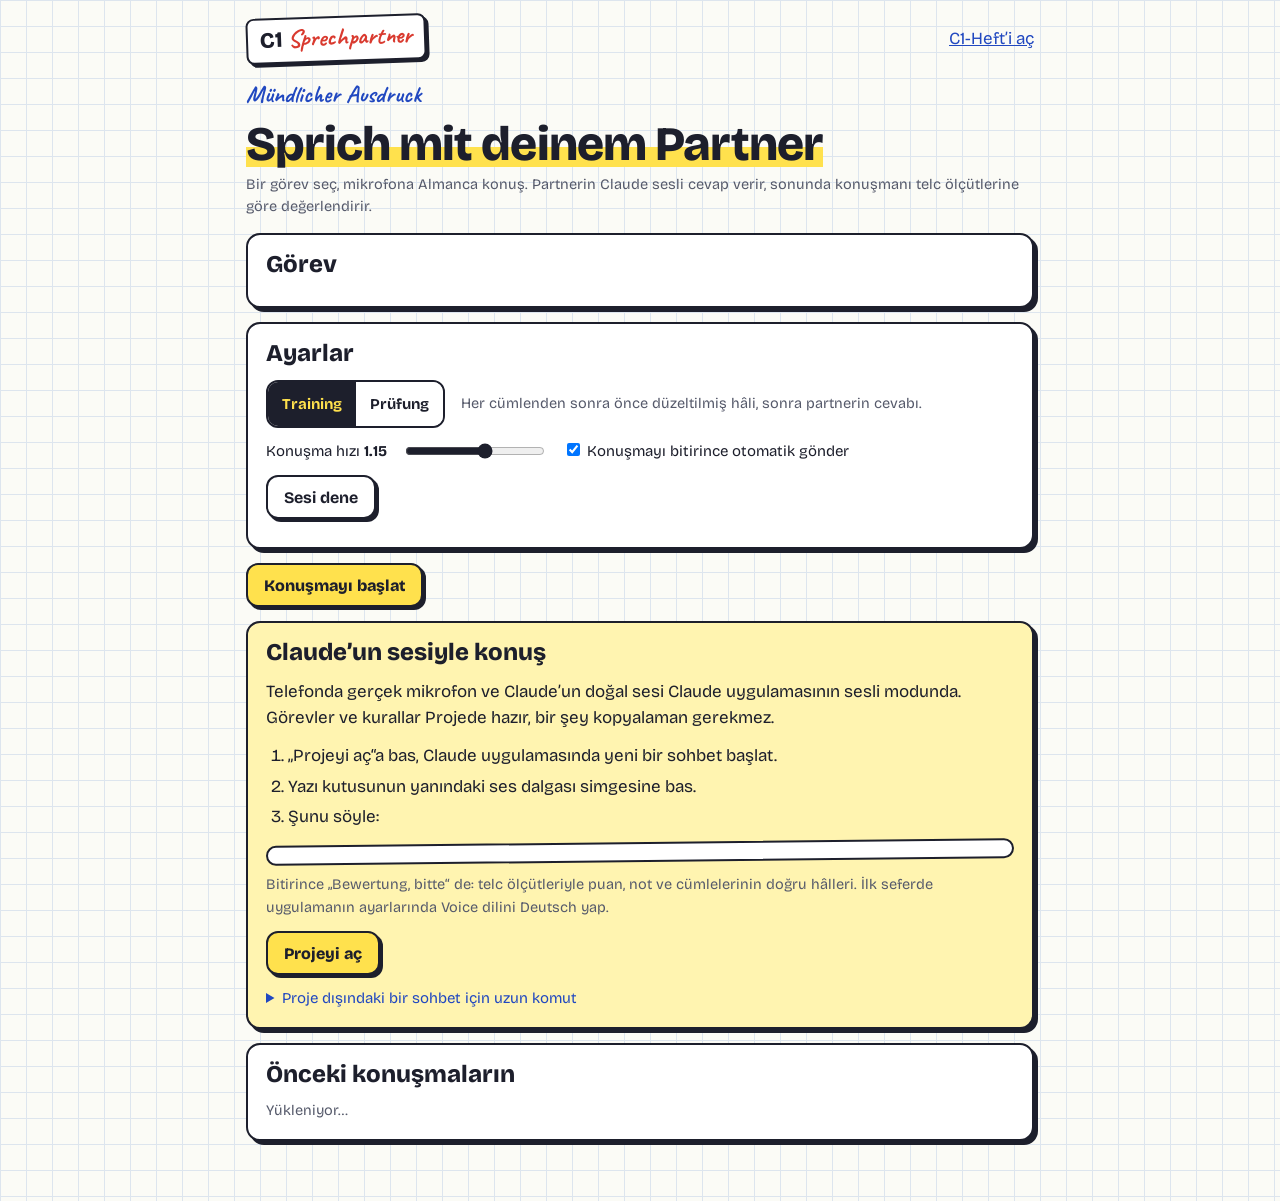
<file: src/partner-artifact.html>
<!DOCTYPE html>
<html lang="de">
<head>
<meta charset="utf-8">
<meta name="viewport" content="width=device-width, initial-scale=1">
<title>C1 Sprechpartner</title>
<link rel="preconnect" href="https://fonts.googleapis.com">
<link href="https://fonts.googleapis.com/css2?family=Bricolage+Grotesque:opsz,wght@12..96,400;12..96,600;12..96,800&family=Caveat:wght@600;700&family=Literata:opsz,wght@7..72,400;7..72,600&display=swap" rel="stylesheet">
<style>
/* VOICE: a patient speaking partner from the student's own C1 exercise book.
   IDEA: the oral exam table: task card, partner across the table, red-pen corrections, a report card at the end.
   PICTURE: the live conversation itself (big mic sticker, partner bubbles, corrections under each line).
   COLOUR and TYPE: squared paper, ink #1d1f2c, highlighter yellow, red pen; Bricolage Grotesque + Caveat (same as the C1-Heft site the student chose), Literata for long texts.
   LAYOUT: one calm column (max 820px): task picker -> conversation -> report. */
:root{color-scheme:light;--bg:#fbfbf6;--ink:#1d1f2c;--ink2:#565a6b;--grid:#dde5ee;--hl:#ffe14d;--hl2:#fff4b0;--pink:#ff8fc2;--mint:#8bea9e;--mint2:#dcf8e2;--red:#d93a2f;--blue:#2148c0;--card:#fff}
:root[data-theme=dark]{--bg:#16182a;--ink:#eef0f6;--ink2:#b3b7c9;--grid:#262a42;--card:#1f2238;--hl2:#3a3410;--mint2:#14321f}
@media (prefers-color-scheme:dark){:root:not([data-theme=light]){--bg:#16182a;--ink:#eef0f6;--ink2:#b3b7c9;--grid:#262a42;--card:#1f2238;--hl2:#3a3410;--mint2:#14321f}}
*{box-sizing:border-box;min-width:0}
body{margin:0;color:var(--ink);font:400 17px/1.55 "Bricolage Grotesque",system-ui,sans-serif;background:var(--bg);background-image:linear-gradient(var(--grid) 1px,transparent 1px),linear-gradient(90deg,var(--grid) 1px,transparent 1px);background-size:26px 26px;overflow-x:clip}
.wrap{max-width:820px;margin:0 auto;padding:16px 16px 60px}
.hw{font-family:Caveat,cursive;font-weight:700}
h1{font:800 clamp(32px,6vw,48px)/1.05 "Bricolage Grotesque",sans-serif;letter-spacing:-.02em;margin:6px 0 4px;text-wrap:balance}
h2{font:800 24px/1.15 "Bricolage Grotesque",sans-serif;margin:0}
p{margin:0}
.top{display:flex;align-items:center;justify-content:space-between;gap:10px;flex-wrap:wrap}
.logo{display:inline-flex;align-items:baseline;gap:5px;background:var(--card);border:2px solid var(--ink);border-radius:8px;padding:3px 12px 5px;box-shadow:3px 3px 0 var(--ink);transform:rotate(-2deg)}
.logo b{font-size:22px;font-weight:800}.logo span{font:700 25px Caveat,cursive;color:var(--red)}
a{color:var(--blue)}
.mark{background:linear-gradient(transparent 55%,var(--hl) 55%,var(--hl) 90%,transparent 90%)}
.card{background:var(--card);border:2px solid var(--ink);border-radius:14px;box-shadow:4px 4px 0 var(--ink);padding:16px 18px;display:grid;gap:12px}
.btn{font:700 16px "Bricolage Grotesque",sans-serif;color:var(--ink);background:var(--card);border:2px solid var(--ink);border-radius:12px;padding:10px 16px;min-height:44px;cursor:pointer;box-shadow:3px 3px 0 var(--ink)}
.btn:active{transform:translate(3px,3px);box-shadow:none}
.btn.pri{background:var(--hl);color:#1d1f2c;font-weight:800}
.btn:disabled{opacity:.45;cursor:not-allowed}
:focus-visible{outline:3px solid var(--blue);outline-offset:3px}
.tasks{display:grid;gap:10px;grid-template-columns:repeat(auto-fill,minmax(230px,1fr))}
.task{text-align:left;font:inherit;color:inherit;background:var(--card);border:2px solid var(--ink);border-radius:12px;padding:10px 12px;cursor:pointer;display:grid;gap:4px;box-shadow:2px 2px 0 var(--ink)}
.task[aria-pressed=true]{background:var(--hl);color:#1d1f2c}
.glbl{grid-column:1/-1;margin:4px 0 0;font-weight:800;font-size:15px}
.task .t{font-weight:700;line-height:1.25}.task .k{font-size:14px;color:inherit;opacity:.75}
.chip{display:inline-block;font:800 12.5px/1 "Bricolage Grotesque",sans-serif;background:var(--ink);color:var(--hl);border-radius:6px;padding:4px 7px}
.row{display:flex;flex-wrap:wrap;gap:10px 16px;align-items:center}
.seg{display:inline-flex;border:2px solid var(--ink);border-radius:12px;overflow:hidden}
.seg button{font:700 15px "Bricolage Grotesque",sans-serif;border:0;background:var(--card);color:var(--ink);padding:9px 14px;min-height:44px;cursor:pointer}
.seg button[aria-pressed=true]{background:var(--ink);color:var(--hl)}
label{font-size:15px}
input[type=range]{accent-color:#1d1f2c;width:140px}
.note{font-size:14.5px;color:var(--ink2)}
.stage{display:grid;gap:14px;margin-top:14px}
.head{display:flex;justify-content:space-between;align-items:center;gap:10px;flex-wrap:wrap}
.clock{font:800 26px/1 "Bricolage Grotesque",sans-serif;font-variant-numeric:tabular-nums}
.taskcard{background:var(--hl2);border-left:6px solid var(--ink);padding:10px 14px;border-radius:0 10px 10px 0}
.taskcard ol{margin:6px 0 0;padding-left:1.2em}
.log{display:grid;gap:12px}
.b{max-width:88%;border:2px solid var(--ink);border-radius:16px;padding:10px 14px;background:var(--card)}
.b.p{justify-self:start;border-top-left-radius:4px}
.b.me{justify-self:end;background:var(--mint2);border-top-right-radius:4px}
.b .who{font:700 20px/1 Caveat,cursive;color:var(--blue);display:flex;gap:8px;align-items:center;justify-content:space-between}
.b.me .who{color:var(--ink2)}
.b .txt{font-family:Literata,Georgia,serif;font-size:16.5px;white-space:pre-wrap}
.b .hid{filter:blur(5px);user-select:none}
.mini{font:600 13px "Bricolage Grotesque",sans-serif;border:1.5px solid var(--ink);border-radius:999px;background:var(--card);color:var(--ink);padding:2px 10px;cursor:pointer;min-height:30px}
.corr{margin-top:8px;border-top:1.5px dashed var(--red);padding-top:6px;display:grid;gap:2px}
.corr p{font:700 21px/1.2 Caveat,cursive;color:var(--red)}
.corr .okc{color:#137a43}
.dock{position:sticky;bottom:10px;background:var(--card);border:2px solid var(--ink);border-radius:18px;box-shadow:4px 4px 0 var(--ink);padding:12px;display:grid;gap:10px}
.mic{width:76px;height:76px;border-radius:50%;border:3px solid var(--ink);background:var(--hl);font:800 15px "Bricolage Grotesque",sans-serif;color:#1d1f2c;cursor:pointer;box-shadow:3px 3px 0 var(--ink);flex:none}
.mic.on{background:var(--red);color:#fff;animation:pulse 1.2s ease-in-out infinite}
@keyframes pulse{50%{box-shadow:0 0 0 10px rgba(217,58,47,.25)}}
textarea{width:100%;min-height:84px;font:400 16px/1.45 Literata,Georgia,serif;color:var(--ink);background:var(--bg);border:2px solid var(--ink);border-radius:12px;padding:10px 12px;resize:vertical}
.status{font:700 20px/1.1 Caveat,cursive;color:var(--blue);min-height:22px}
.status:empty{display:none}
.err{color:var(--red);font-weight:600}
.score{display:flex;gap:18px;align-items:center;flex-wrap:wrap}
.ring{width:110px;height:110px;border:4px solid var(--red);border-radius:50%;display:grid;place-items:center;font:700 52px/1 Caveat,cursive;color:var(--red);transform:rotate(-6deg);flex:none}
.crit{display:grid;gap:8px}
.cr{display:grid;grid-template-columns:minmax(0,12em) 1fr auto;gap:10px;align-items:center}
.bar{height:12px;border:2px solid var(--ink);border-radius:999px;overflow:hidden;background:var(--card)}.bar i{display:block;height:100%;background:var(--mint)}
.cr small{grid-column:1/-1;color:var(--ink2);font-size:14.5px;margin-top:-4px}
.facts{display:flex;flex-wrap:wrap;gap:8px 22px}.facts div{display:grid}.facts b{font:800 22px/1.1 "Bricolage Grotesque",sans-serif}.facts span{font-size:13.5px;color:var(--ink2)}
ul.clean{margin:0;padding-left:1.1em;display:grid;gap:4px}
.card.app{background:var(--hl2)}
.steps{margin:0;padding-left:1.3em;display:grid;gap:4px}
#appText{min-height:150px;font-size:14px;margin-top:8px}
.phrase{font:700 30px/1.15 Caveat,cursive;color:var(--red);background:var(--card);border:2px solid var(--ink);border-radius:10px;padding:8px 14px;transform:rotate(-.6deg)}
a.btn{display:inline-flex;align-items:center;text-decoration:none}
details summary{cursor:pointer;color:var(--blue);font-size:15px}
.kb{border:2px dashed var(--ink);border-radius:12px;padding:8px 12px;background:var(--hl2)}
.kb p{font-size:15px}.kb summary{cursor:pointer;font-size:14.5px;color:var(--blue);margin-top:4px}
.hist{display:grid;gap:6px}.hist div{display:flex;justify-content:space-between;gap:10px;border-bottom:1.5px dashed var(--grid);padding:4px 0;font-size:15px}
[hidden]{display:none !important}
@media (max-width:600px){.dock{position:static}.mic{font-size:13px}.b{max-width:96%}.cr{grid-template-columns:1fr auto}.cr .bar{grid-column:1/-1;order:3}.cr small{order:4;margin-top:0}.mic{width:70px;height:70px}}
@media (prefers-reduced-motion:reduce){.mic.on{animation:none}}
</style>
</head>
<body>
<div class="wrap">
  <div class="top"><span class="logo"><b>C1</b><span>Sprechpartner</span></span><a href="https://ozaicetin.github.io/telc-c1/" target="_blank" rel="noopener">C1-Heft’i aç</a></div>

  <section id="setup" class="stage">
    <div><p class="hw" style="font-size:24px;color:var(--blue)">Mündlicher Ausdruck</p><h1><span class="mark">Sprich mit deinem Partner</span></h1>
      <p class="note">Bir görev seç, mikrofona Almanca konuş. Partnerin Claude sesli cevap verir, sonunda konuşmanı telc ölçütlerine göre değerlendirir.</p></div>
    <div class="card"><h2>Görev</h2><div class="tasks" id="tasks"></div></div>
    <div class="card"><h2>Ayarlar</h2>
      <div class="row"><div class="seg" role="group" aria-label="Mod"><button type="button" data-mode="train" aria-pressed="true">Training</button><button type="button" data-mode="exam" aria-pressed="false">Prüfung</button></div>
        <span class="note" id="modeNote">Her cümlenden sonra önce düzeltilmiş hâli, sonra partnerin cevabı.</span></div>
      <div class="row"><label for="rate">Konuşma hızı <b id="rateV">1.15</b></label><input type="range" id="rate" min="0.8" max="1.4" step="0.05" value="1.15"><label><input type="checkbox" id="auto" checked> Konuşmayı bitirince otomatik gönder</label></div>
      <div class="row"><button class="btn" type="button" id="testVoice">Sesi dene</button><span class="note" id="voiceNote"></span></div>
      <p class="note" id="capNote"></p>
    </div>
    <div class="row"><button class="btn pri" type="button" id="go">Konuşmayı başlat</button><span class="hw" style="font-size:22px;color:var(--ink2)" id="pickNote"></span></div>
    <div class="card app" id="appCard"><h2>Claude’un sesiyle konuş</h2>
      <p>Telefonda gerçek mikrofon ve Claude’un doğal sesi Claude uygulamasının sesli modunda. Görevler ve kurallar Projede hazır, bir şey kopyalaman gerekmez.</p>
      <ol class="steps"><li>„Projeyi aç“a bas, Claude uygulamasında yeni bir sohbet başlat.</li><li>Yazı kutusunun yanındaki ses dalgası simgesine bas.</li><li>Şunu söyle:</li></ol>
      <p class="phrase" id="phrase" lang="de"></p>
      <p class="note">Bitirince „Bewertung, bitte“ de: telc ölçütleriyle puan, not ve cümlelerinin doğru hâlleri. İlk seferde uygulamanın ayarlarında Voice dilini Deutsch yap.</p>
      <div class="row"><a class="btn pri" href="https://claude.ai/project/01a1c284-3ba5-7441-b3d2-94b7b9725a04" target="_blank" rel="noopener">Projeyi aç</a></div>
      <details><summary>Proje dışındaki bir sohbet için uzun komut</summary>
        <div class="row" style="margin-top:8px"><button class="btn" type="button" id="appCopy">Komutu kopyala</button><span class="note" id="appNote"></span></div>
        <textarea id="appText" hidden aria-label="Claude uygulaması için komut"></textarea></details></div>
    <div class="card"><h2>Önceki konuşmaların</h2><div class="hist" id="hist"><p class="note">Yükleniyor…</p></div></div>
  </section>

  <section id="talk" class="stage" hidden>
    <div class="head"><div><span class="chip" id="tTeil"></span> <b id="tTitle"></b></div><div class="row"><span class="clock" id="clock">0:00</span><button class="btn" type="button" id="end">Bitir ve değerlendir</button></div></div>
    <div class="taskcard" id="tCard"></div>
    <div class="row" id="sidePick" hidden><span>Tez ya da alıntıyla ilgili görüşün:</span><button class="btn" type="button" data-side="pro">Ich bin dafür</button><button class="btn" type="button" data-side="contra">Ich bin dagegen</button></div>
    <div class="log" id="log" aria-live="polite"></div>
    <div class="dock">
      <div class="status" id="status"></div>
      <div class="kb" id="kbHint" hidden><p><b class="why">Telefonun mikrofonuyla konuş:</b> kutuya dokun, klavyede 🎤 tuşuna bas, Almanca konuş, sonra „Senden“.</p><details><summary>Almanca tanımıyor ya da 🎤 yok mu?</summary><p class="note">Klavyede 🌐 ile Deutsch klavyeye geç. Deutsch klavye yoksa: Ayarlar › Genel › Klavye › Klavyeler › Yeni Klavye Ekle › Deutsch. 🎤 yoksa: Ayarlar › Genel › Klavye › Dikteyi Etkinleştir.</p></details></div>
      <div class="row" style="flex-wrap:nowrap"><button class="mic" type="button" id="mic" aria-label="Konuş">Sprechen</button><textarea id="say" placeholder="Konuş ya da yaz…"></textarea></div>
      <div class="row"><button class="btn pri" type="button" id="send">Senden</button><button class="btn" type="button" id="again">Tekrar dinle</button><span class="note" id="dockNote"></span></div>
    </div>
  </section>

  <section id="result" class="stage" hidden></section>
</div>
<script>
{
/*TODAY*/
/*GENERAL*/
const TASKS = (TODAY ? [TODAY] : []).concat(GENERAL);
const KIND = { present: 'Sunum (3–4 dk), sonra ek sorular', summary: 'Claude kısa sunum yapar, sen özetlersin', discuss: 'Tez üzerine tartışma, Claude karşı görüşte', chat: 'Serbest sohbet, ısınma', role: 'Gündelik hayat: rol oyunu' };
const $ = s => document.querySelector(s);
const esc = s => String(s == null ? '' : s).replace(/[&<>"']/g, c => ({ '&': '&amp;', '<': '&lt;', '>': '&gt;', '"': '&quot;', "'": '&#39;' }[c]));
const fmt = s => Math.floor(s / 60) + ':' + String(Math.floor(s % 60)).padStart(2, '0');
let sample = null, dict = null, tts = null, db = null, sel = TASKS[0], mode = 'train', S = null, clockT = null, busy = false, micMode = 'kb';
const IOS = /iPhone|iPad|iPod/.test(navigator.userAgent) || (navigator.platform === 'MacIntel' && navigator.maxTouchPoints > 1);
const TOUCH = IOS || /Android|Mobile/i.test(navigator.userAgent) || (window.matchMedia && matchMedia('(pointer:coarse)').matches);
const SRC = window.SpeechRecognition || window.webkitSpeechRecognition || null;
const fromHash = TASKS.find(t => t.id === location.hash.slice(1)); if (fromHash) sel = fromHash;

function voicePhrase() {
  const a = sel.kind === 'present' ? 'Präsentation' : sel.kind === 'summary' ? 'Zusammenfassung, ' + sel.title : sel.kind === 'discuss' ? 'Diskussion, ' + sel.title.replace(/\.$/, '') : sel.kind === 'role' ? 'Rollenspiel, ' + sel.title : 'freies Gespräch';
  return '„Sprechpartner, ' + a + ', ' + (mode === 'train' ? 'Training' : 'Prüfung') + '“';
}
function renderPhrase() { const n = document.getElementById('phrase'); if (n) n.textContent = voicePhrase(); }
function taskBtn(t) { return `<button class="task" type="button" data-id="${t.id}" aria-pressed="${t === sel}"><span><span class="chip">${esc(t.teil)}</span>${t.day ? ` <span class="hw" style="font-size:19px">Tag ${t.day} · bugün</span>` : ''}</span><span class="t" lang="de">${esc(t.title)}</span><span class="k">${esc(t.kind === 'role' && t.tr ? t.tr : KIND[t.kind])}</span></button>`; }
function renderTasks() {
  const exam = TASKS.filter(t => t.teil !== 'Alltag'), life = TASKS.filter(t => t.teil === 'Alltag');
  $('#tasks').innerHTML = `<p class="glbl">Sınav görevleri</p>${exam.map(taskBtn).join('')}<p class="glbl">Gündelik hayat</p>${life.map(taskBtn).join('')}`;
  $('#pickNote').textContent = sel.title;
  renderPhrase();
}
renderTasks();
$('#tasks').addEventListener('click', e => { const b = e.target.closest('.task'); if (!b) return; sel = TASKS.find(t => t.id === b.dataset.id); renderTasks(); });
document.querySelectorAll('[data-mode]').forEach(b => b.addEventListener('click', () => {
  mode = b.dataset.mode; document.querySelectorAll('[data-mode]').forEach(x => x.setAttribute('aria-pressed', String(x === b)));
  renderPhrase();
  $('#modeNote').textContent = mode === 'train' ? 'Her cümlenden sonra önce düzeltilmiş hâli, sonra partnerin cevabı.' : 'Gerçek sınav gibi: arada düzeltme yok, değerlendirme sonda.';
}));
$('#rate').addEventListener('input', e => { $('#rateV').textContent = (+e.target.value).toFixed(2); });

/* ---------- capabilities ---------- */
async function claudeUse(n) {
  for (let i = 0; i < 30 && !(window.claude && window.claude.use); i++) await new Promise(r => setTimeout(r, 100));
  if (!(window.claude && window.claude.use)) return null;
  try { return await window.claude.use(n); } catch (e) { return null; }
}
let autoT = 0;
function autoSend() {
  clearTimeout(autoT);
  autoT = setTimeout(() => {
    if (!S || busy || !$('#auto').checked || !$('#say').value.trim()) return;
    if (S.task.kind === 'present' && !S.turns.some(t => t.role === 'me')) { $('#dockNote').textContent = 'Sunumun bitince „Senden“e bas.'; return; }
    send();
  }, 700);
}
$('#go').disabled = true; $('#capNote').textContent = 'Partner hazırlanıyor…';
(async () => {
  [sample, dict, tts, db] = await Promise.all(['sample', 'dictation', 'tts', 'db'].map(claudeUse));
  micMode = dict ? 'dict' : SRC ? 'sr' : 'kb';
  const notes = [];
  if (!sample) notes.push('Partner şu an kullanılamıyor: bu sayfayı claude.ai’da giriş yapmış olarak aç.');
  else if (!dict && TOUCH) notes.push('Bu sayfa telefonda yalnızca yazarak (ya da klavye mikrofonuyla) ve cihazın sesiyle çalışır. Sesli konuşma için yukarıdaki „Claude’un sesiyle konuş“ yolunu kullan.');
  else if (!dict) notes.push('Bu tarayıcıda sayfanın mikrofonu sınırlı: Chrome, Edge ya da Claude masaüstü uygulamasında tam çalışır. Burada yazarak da konuşabilirsin.');
  $('#capNote').textContent = notes.join(' ');
  if (TOUCH) {
    const setup = $('#setup'), tasks = setup.querySelector('.card'); tasks.after($('#appCard'));
    $('#go').textContent = 'Sayfada yazarak çalış';
    $('#say').placeholder = 'Dokun, klavyedeki 🎤 ile konuş ya da yaz…';
  }
  voiceInfo();
  $('#go').disabled = !sample;
  if (dict) {
    dict.onPartial(({ text }) => { if (S) { $('#say').value = (S.buf + ' ' + text).trim(); } });
    dict.onFinal(({ text }) => { if (S) { S.buf = (S.buf + ' ' + text).trim(); $('#say').value = S.buf; } });
    dict.onState(({ state }) => {
      const on = state === 'listening'; $('#mic').classList.toggle('on', on); $('#mic').textContent = on ? 'Dur' : 'Sprechen';
      if (S && on) { S.micAt = Date.now(); status('Dinliyorum…'); }
      if (S && !on && S.micAt) { S.micSecs += (Date.now() - S.micAt) / 1000; S.micAt = 0; status(''); autoSend(); }
    });
  }
  loadHistory();
})();

function status(t) { $('#status').textContent = t; }
/* ---------- voice out: Claude voice (tts) or the device's German voice ---------- */
const SS = ('speechSynthesis' in window && window.SpeechSynthesisUtterance) ? window.speechSynthesis : null;
let deVoice = null, ssUnlocked = false, curU = null, voiceBad = false; const keepU = [];
function pickVoice() {
  if (!SS) return; let vs = []; try { vs = SS.getVoices() || []; } catch (e) {}
  const de = vs.filter(v => /^de([-_]|$)/i.test(v.lang));
  deVoice = de.find(v => /de[-_]DE/i.test(v.lang) && /premium|enhanced|erweitert|anna|helena|markus|petra|google/i.test(v.name)) || de.find(v => /de[-_]DE/i.test(v.lang)) || de[0] || null;
  voiceInfo();
}
if (SS) { pickVoice(); try { SS.addEventListener('voiceschanged', pickVoice); } catch (e) { SS.onvoiceschanged = pickVoice; } }
function voiceInfo() {
  const n = $('#voiceNote'); if (!n) return;
  if (tts) n.textContent = 'Ses: Claude’un sesi.';
  else if (!SS) n.textContent = 'Bu tarayıcıda ses çıkışı yok; Claude uygulaması yolunu kullan.';
  else n.textContent = 'Ses: bu cihazın Almanca sesi' + (deVoice ? ' (' + deVoice.name + ')' : '') + '.' + (IOS ? ' Ses gelmezse iPhone’un sessiz modunu kapat ve sesi aç.' : '');
}
function voiceTrouble() {
  if (voiceBad) return; voiceBad = true;
  const m = 'Ses çıkmadı. iPhone’da sessiz mod kapalı ve ses açık olsun, sonra „Sesi dene“. Yine olmazsa Claude uygulaması yolunu kullan.';
  $('#voiceNote').textContent = m; if (S) $('#dockNote').textContent = m;
}
function unlockSpeech() {
  if (tts || !SS || ssUnlocked) return;
  try { const u = new SpeechSynthesisUtterance(' '); u.volume = 0; u.lang = 'de-DE'; keepU.push(u); SS.speak(u); ssUnlocked = true; } catch (e) {}
}
function browserSpeak(text, rate) {
  return new Promise(res => {
    if (!SS || !text) return res(false);
    const go = () => {
      try {
        const u = new SpeechSynthesisUtterance(text); u.lang = 'de-DE'; if (deVoice) u.voice = deVoice;
        u.rate = Math.max(0.6, Math.min(1.4, rate)); u.volume = 1;
        let started = false, done = false;
        const fin = ok => { if (done) return; done = true; clearTimeout(t1); clearTimeout(t2); if (curU === u) curU = null; res(ok); };
        const t1 = setTimeout(() => { if (!started) { voiceTrouble(); fin(false); } }, 6000);
        const t2 = setTimeout(() => fin(true), 5000 + text.split(/\s+/).length * 650);
        u.onstart = () => { started = true; if (voiceBad) { voiceBad = false; voiceInfo(); } };
        u.onend = () => fin(true);
        u.onerror = e => { if (!started && !(e && /interrupted|canceled/.test(e.error))) voiceTrouble(); fin(false); };
        curU = u; keepU.push(u); if (keepU.length > 30) keepU.splice(0, 15);
        SS.speak(u); try { if (SS.paused) SS.resume(); } catch (e) {}
      } catch (e) { res(false); }
    };
    if (curU) { try { SS.cancel(); } catch (e) {} curU = null; setTimeout(go, 200); } else go();
  });
}
function speak(text) {
  const rate = +$('#rate').value;
  if (tts) return tts.speak(String(text).slice(0, 2000), { rate, language: 'de' }).catch(() => {});
  return browserSpeak(String(text || ''), rate);
}
function stopSpeak() { try { if (tts) tts.stop(); else if (SS && curU) { SS.cancel(); curU = null; } } catch (e) {} }
$('#testVoice').addEventListener('click', () => { unlockSpeech(); voiceBad = false; voiceInfo(); speak('Hallo! Ich bin dein Sprechpartner. Kannst du mich gut hören?'); });

/* ---------- voice in: platform dictation, browser speech recognition, or the phone keyboard's microphone ---------- */
let rec = null, recOn = false, srBroken = false, srT = 0;
function setMic(on) { const b = $('#mic'); b.classList.toggle('on', on); b.textContent = on ? 'Dur' : 'Sprechen'; }
function kbMode(why) {
  micMode = 'kb'; const k = $('#kbHint'); k.hidden = false;
  if (why) k.querySelector('.why').textContent = why;
  else k.querySelector('.why').textContent = 'Telefonun mikrofonuyla konuş:';
  const t = $('#say'); try { t.focus(); t.setSelectionRange(t.value.length, t.value.length); } catch (e) {}
  k.scrollIntoView({ block: 'nearest' });
}
function srFail() { srBroken = true; recOn = false; clearTimeout(srT); setMic(false); status(''); kbMode('Klavyenin mikrofonuyla konuş:'); }
function recStart() {
  let base = S.buf;
  try {
    rec = new SRC(); rec.lang = 'de-DE'; rec.interimResults = true; rec.continuous = !IOS; rec.maxAlternatives = 1;
    rec.onstart = () => { clearTimeout(srT); recOn = true; S.micAt = Date.now(); setMic(true); status('Dinliyorum…'); };
    rec.onresult = e => {
      let fin = '', inter = '';
      for (let i = 0; i < e.results.length; i++) { const r = e.results[i]; if (r.isFinal) fin += r[0].transcript + ' '; else inter += r[0].transcript + ' '; }
      S.buf = (base + ' ' + fin).replace(/\s+/g, ' ').trim();
      $('#say').value = (base + ' ' + fin + inter).replace(/\s+/g, ' ').trim();
    };
    rec.onerror = e => { const er = e && e.error; if (er === 'not-allowed' || er === 'service-not-allowed' || er === 'audio-capture') srFail(); else if (er === 'no-speech') status('Ses duyulmadı, tekrar bas.'); };
    rec.onend = () => {
      const was = recOn; recOn = false; clearTimeout(srT); setMic(false);
      if (S && S.micAt) { S.micSecs += (Date.now() - S.micAt) / 1000; S.micAt = 0; }
      if (was && !srBroken) { status(''); autoSend(); }
    };
    srT = setTimeout(() => { if (!recOn) { try { rec.abort(); } catch (e) {} srFail(); } }, 3000);
    rec.start();
  } catch (e) { srFail(); }
}

/* ---------- prompts ---------- */
function brief() {
  const t = S.task;
  let role = '';
  if (t.kind === 'present') role = `Situation: Simulation der mündlichen Prüfung telc Deutsch C1 Hochschule, Teil 1A/1B. Ich halte eine Präsentation zum Thema „${t.title}“. Du bist mein Prüfungspartner. Nach meiner Präsentation stellst du mir eine Anschlussfrage dazu (wie in Teil 1B, z. B. „${t.follow}“), nach meiner Antwort höchstens noch eine zweite. Danach bedankst du dich kurz und setzt "ende": true.`;
  if (t.kind === 'summary') role = `Situation: telc Deutsch C1 Hochschule, Teil 1B. Du hast gerade diesen Kurzvortrag gehalten: """${S.vortrag}""". Ich fasse ihn zusammen. Danach stellst du mir eine Anschlussfrage, nach meiner Antwort reagierst du kurz, bedankst dich und setzt "ende": true.`;
  if (t.kind === 'discuss') role = `Situation: telc Deutsch C1 Hochschule, Teil 2 (Diskussion). ${t.by ? 'Zitat' : 'These'}: „${t.title}“${t.by ? ' (' + t.by + '). Klärt zuerst, wie ihr das Zitat versteht; danach: Inwiefern stimmt ihr zu, welche Gründe und Beispiele gibt es, und wie reagiert ihr auf die Argumente des anderen?' : ''} Ich bin ${S.side === 'pro' ? 'dafür' : 'dagegen'}, du vertrittst sachlich die Gegenposition: gehe auf meine Argumente ein, bringe neue Gegenargumente mit Beispielen, frage nach, und wenn ich einen Kompromiss vorschlage, suche mit mir eine gemeinsame Lösung.`;
  if (t.kind === 'role') role = `Situation: Rollenspiel aus dem Alltag in Deutschland. Du bist ${t.who}. Ich bin ${t.me}. ${t.goal} Bleib in deiner Rolle, sprich so natürlich wie im echten Leben (gern auch umgangssprachlich, wenn es passt), reagiere realistisch und stell Rückfragen. Nach etwa zehn Wortwechseln oder wenn das Anliegen geklärt ist, verabschiedest du dich passend und setzt "ende": true.`;
  if (t.kind === 'chat') role = 'Situation: lockeres Gespräch unter Bekannten über meinen Tag, Arbeit, Freizeit und Pläne. Stelle interessierte Fragen und erzähl auch kurz etwas von dir.';
  const corr = S.mode === 'train'
    ? 'Korrigiere zuerst meine LETZTE Äußerung: nenne nur Sätze, die Fehler enthalten, jeweils mit originalem und korrigiertem Satz, ohne jede Erklärung. Die Äußerung kommt aus der Spracherkennung: ignoriere fehlende Satzzeichen und Großschreibung. Ist alles korrekt, ist "korrektur" [].'
    : 'Korrigiere nichts (Prüfungsmodus): "korrektur" ist immer [].';
  return `${role}\nRegeln: Sprich natürliches gesprochenes Deutsch auf C1-Niveau. Antworte kurz: 2 bis 4 Sätze, höchstens 70 Wörter. Keine Listen, kein Markdown, keine Emojis. ${corr}\nGib NUR JSON zurück: {"korrektur":[{"original":"...","korrigiert":"..."}],"antwort":"...","ende":false}`;
}
function messages(extra) {
  const m = [{ role: 'user', content: brief() }];
  S.turns.forEach(t => {
    const role = t.role === 'p' ? 'assistant' : 'user';
    const last = m[m.length - 1];
    if (last.role === role) last.content += '\n\n' + t.text; else m.push({ role, content: t.text });
  });
  if (m[m.length - 1].role !== 'user') m.push({ role: 'user', content: '(Fahre fort.)' });
  if (extra) m[m.length - 1].content += '\n\n[Hinweis: ' + extra + ']';
  return m;
}
async function ask(input, tier) {
  try { const v = await sample.json(input, { modelTier: tier || 'quick', cache: false }); if (v && typeof v === 'object') return v; } catch (e) { if (e && e.code === 'rate_limited') throw new Error('Kısa bir mola: Claude şu an çok istek aldı, biraz sonra tekrar dene.'); if (e && e.code === 'not_granted') throw new Error('Claude’a erişim izni verilmedi.'); }
  const r = await sample(input, { modelTier: tier || 'quick', cache: false });
  const m = String(r.text || '').match(/\{[\s\S]*\}/); if (!m) throw new Error('Cevap okunamadı, tekrar dene.');
  return JSON.parse(m[0]);
}

/* ---------- conversation ---------- */
function bubble(t, i) {
  if (t.role === 'p') return `<div class="b p"><div class="who"><span>Partner</span><span>${t.hidden ? `<button class="mini" type="button" data-show="${i}">Metni göster</button> ` : ''}<button class="mini" type="button" data-play="${i}">Dinle</button></span></div><div class="txt${t.hidden ? ' hid' : ''}" lang="de">${esc(t.text)}</div></div>`;
  const c = t.corr === undefined ? '' : t.corr.length ? `<div class="corr">${t.corr.map(x => `<p lang="de">${esc(x.korrigiert)}</p>`).join('')}</div>` : (S.mode === 'train' ? '<div class="corr"><p class="okc">Alles korrekt.</p></div>' : '');
  return `<div class="b me"><div class="who"><span>Du</span></div><div class="txt" lang="de">${esc(t.text)}</div>${c}</div>`;
}
function renderLog() { $('#log').innerHTML = S.turns.map(bubble).join(''); const last = $('#log').lastElementChild; if (last) last.scrollIntoView({ block: 'nearest', behavior: 'smooth' }); }
$('#log').addEventListener('click', e => {
  const p = e.target.closest('[data-play]'); if (p) { unlockSpeech(); speak(S.turns[+p.dataset.play].text); return; }
  const s = e.target.closest('[data-show]'); if (s) { S.turns[+s.dataset.show].hidden = false; renderLog(); }
});
function partnerSays(text, hidden) { S.turns.push({ role: 'p', text, hidden: !!hidden }); renderLog(); status(''); return speak(text); }
function setBusy(b, msg) { busy = b; $('#send').disabled = b; $('#end').disabled = b; status(msg || ''); }

$('#go').addEventListener('click', async () => {
  unlockSpeech(); stopSpeak();
  S = { task: sel, mode, turns: [], buf: '', micSecs: 0, micAt: 0, t0: Date.now(), side: null, vortrag: '', asked: 0 };
  $('#setup').hidden = true; $('#result').hidden = true; $('#talk').hidden = false; $('#say').value = '';
  $('#kbHint').hidden = micMode !== 'kb' || !TOUCH;
  $('#tTeil').textContent = sel.teil; $('#tTitle').textContent = sel.title; $('#sidePick').hidden = sel.kind !== 'discuss';
  $('#tCard').innerHTML = sel.kind === 'present' ? `<b>Präsentation, ca. 3–4 Minuten.</b> Gehe auf diese Punkte ein:<ol>${sel.points.map(p => `<li lang="de">${esc(p)}</li>`).join('')}</ol>`
    : sel.kind === 'summary' ? '<b>Hör gut zu:</b> Dein Partner hält einen kurzen Vortrag. Fasse ihn danach in eigenen Worten zusammen (ca. 1–1,5 Minuten) und beantworte seine Frage.'
    : sel.kind === 'discuss' ? `<b>${sel.by ? 'Zitat' : 'These'}:</b> <span lang="de">„${esc(sel.title)}“${sel.by ? ' (' + esc(sel.by) + ')' : ''}</span><br>Wähle deine Position. Dein Partner vertritt die Gegenposition. Begründe, reagiere auf seine Argumente, findet am Ende vielleicht einen Kompromiss.`
    : sel.kind === 'role' ? `<b>Rollenspiel.</b> ${esc(sel.tr || '')}`
    : 'Unterhaltet euch locker. Antworte ausführlich, stelle auch selbst Fragen.';
  clearInterval(clockT); clockT = setInterval(() => { $('#clock').textContent = fmt((Date.now() - S.t0) / 1000); }, 1000);
  window.scrollTo(0, 0);
  try {
    if (sel.kind === 'present') await partnerSays(`Herzlich willkommen! Sie halten jetzt Ihre Präsentation zum Thema „${sel.title}“. Sie haben etwa drei bis vier Minuten Zeit. Bitte beginnen Sie.`);
    else if (sel.kind === 'summary') {
      setBusy(true, 'Partner hazırlanıyor…');
      const v = await ask(`Halte als mein Prüfungspartner (telc Deutsch C1 Hochschule, Teil 1A) einen kurzen Vortrag zum Thema „${sel.title}“: 160 bis 200 Wörter, gesprochene Sprache, klare Gliederung (Einleitung, zwei bis drei Punkte mit Beispiel, eigene Meinung, Schluss). Gib NUR JSON zurück: {"vortrag":"..."}`, 'default');
      S.vortrag = String(v.vortrag || ''); setBusy(false);
      await partnerSays(S.vortrag, true); status('Şimdi özetle. Mikrofona bas ya da yaz.');
    } else if (sel.kind === 'chat' || sel.kind === 'role') {
      setBusy(true, 'Claude düşünüyor…'); const v = await ask(messages(sel.kind === 'role' ? 'Beginne das Gespräch in deiner Rolle mit einem passenden, natürlichen ersten Satz.' : 'Eröffne das Gespräch mit einer Begrüßung und einer Frage.')); setBusy(false); await partnerSays(String(v.antwort || ''));
    } else status('Önce görüşünü seç: dafür ya da dagegen.');
  } catch (e) { setBusy(false); status(''); $('#dockNote').innerHTML = `<span class="err">${esc(e.message || 'Bir hata oldu, tekrar dene.')}</span>`; }
});
document.querySelectorAll('[data-side]').forEach(b => b.addEventListener('click', async () => {
  if (!S || S.side) return; unlockSpeech(); S.side = b.dataset.side; $('#sidePick').hidden = true;
  try { setBusy(true, 'Partner düşünüyor…'); const v = await ask(messages('Eröffne die Diskussion: nenne deine Gegenposition mit einem ersten Argument und frage nach meiner Meinung.')); setBusy(false); await partnerSays(String(v.antwort || '')); }
  catch (e) { setBusy(false); $('#dockNote').innerHTML = `<span class="err">${esc(e.message || 'Bir hata oldu.')}</span>`; }
}));
$('#mic').addEventListener('click', () => {
  if (!S) return;
  unlockSpeech();
  if (micMode === 'dict') {
    if ($('#mic').classList.contains('on')) { dict.stop().catch(() => {}); return; }
    stopSpeak(); S.buf = $('#say').value.trim();
    dict.start().catch(e => { if (e && e.code === 'not_granted') { micMode = SRC && !srBroken ? 'sr' : 'kb'; $('#dockNote').textContent = 'Mikrofon izni verilmedi.'; if (micMode === 'kb') kbMode(); } });
    return;
  }
  if (micMode === 'sr') {
    if (recOn) { try { rec.stop(); } catch (e) {} return; }
    stopSpeak(); S.buf = $('#say').value.trim(); recStart(); return;
  }
  stopSpeak(); kbMode();
});
$('#send').addEventListener('click', () => { unlockSpeech(); send(); });
$('#again').addEventListener('click', () => { if (!S) return; unlockSpeech(); const p = [...S.turns].reverse().find(t => t.role === 'p'); if (p) speak(p.text); });
$('#say').addEventListener('keydown', e => { if (e.key === 'Enter' && (e.ctrlKey || e.metaKey)) send(); });

async function send() {
  clearTimeout(autoT);
  if (dict && micMode === 'dict' && $('#mic').classList.contains('on')) { try { await dict.stop(); } catch (e) {} clearTimeout(autoT); }
  if (recOn) { try { rec.stop(); } catch (e) {} recOn = false; setMic(false); clearTimeout(autoT); }
  const text = $('#say').value.trim(); if (!text || busy || !S) return;
  if (S.task.kind === 'discuss' && !S.side) { status('Önce görüşünü seç.'); return; }
  stopSpeak(); $('#say').value = ''; S.buf = ''; $('#dockNote').textContent = '';
  const me = { role: 'me', text }; S.turns.push(me); renderLog();
  const mine = S.turns.filter(t => t.role === 'me').length;
  let extra = '';
  if (S.task.kind === 'present' && mine === 1) extra = 'Ich habe meine Präsentation beendet. Stelle jetzt deine erste Anschlussfrage.';
  if (S.task.kind === 'present' && mine >= 3) extra = 'Das war meine letzte Antwort: reagiere kurz, bedanke dich und setze "ende": true.';
  if (S.task.kind === 'summary' && mine === 1) extra = 'Das war meine Zusammenfassung. Stelle jetzt deine Anschlussfrage.';
  if (S.task.kind === 'summary' && mine >= 2) extra = 'Das war meine Antwort: reagiere kurz, bedanke dich und setze "ende": true.';
  try {
    setBusy(true, 'Partner düşünüyor…');
    const v = await ask(messages(extra));
    me.corr = S.mode === 'train' ? (Array.isArray(v.korrektur) ? v.korrektur.filter(x => x && x.korrigiert && x.korrigiert !== x.original) : []) : undefined;
    setBusy(false); renderLog();
    if (v.antwort) await partnerSays(String(v.antwort));
    if (v.ende) { status('Konuşma bitti. Değerlendirme hazırlanıyor…'); finish(); }
    else if (S.task.kind === 'discuss' && mine >= 8) $('#dockNote').textContent = 'İstersen artık bitirip değerlendirmeye geç.';
  } catch (e) { setBusy(false); $('#dockNote').innerHTML = `<span class="err">${esc(e.message || 'Bir hata oldu, tekrar gönder.')}</span>`; S.turns.pop(); $('#say').value = text; renderLog(); }
}
$('#end').addEventListener('click', () => finish());

/* ---------- Claude app voice mode (phone) ---------- */
function appPrompt() {
  const t = sel, train = mode === 'train';
  let role = '', start = '';
  if (t.kind === 'present') { role = `Ich halte eine Präsentation (3 bis 4 Minuten) zum Thema „${t.title}“ mit diesen Punkten: ${t.points.join('; ')}. Unterbrich mich nicht, bis ich „fertig“ sage. Danach stellst du mir als Prüfungspartner eine Anschlussfrage, zum Beispiel „${t.follow}“, und nach meiner Antwort noch eine zweite.`; start = 'sag mir, dass ich beginnen kann.'; }
  if (t.kind === 'summary') { role = `Halte zuerst einen kurzen Vortrag (etwa anderthalb Minuten) zum Thema „${t.title}“ mit klarer Gliederung und eigener Meinung. Ich fasse ihn danach zusammen, dann stellst du mir eine Anschlussfrage.`; start = 'beginne mit deinem Vortrag.'; }
  if (t.kind === 'discuss') { role = `Wir diskutieren ${t.by ? 'das Zitat' : 'die These'} „${t.title}“${t.by ? ' (' + t.by + ')' : ''} (Teil 2). Kläre zuerst mit mir, wie wir es verstehen. Frag mich zuerst nach meiner Position und vertritt dann sachlich die Gegenposition: reagiere auf meine Argumente, bring Gegenargumente mit Beispielen, frag nach, und versuch am Ende, mit mir einen Kompromiss zu finden.`; start = 'frag mich nach meiner Position.'; }
  if (t.kind === 'role') { role = `Rollenspiel aus dem Alltag in Deutschland: Du bist ${t.who}. Ich bin ${t.me}. ${t.goal} Bleib in deiner Rolle und sprich so natürlich wie im echten Leben.`; start = 'beginne das Gespräch in deiner Rolle.'; }
  if (t.kind === 'chat') { role = 'Wir führen ein lockeres Gespräch über meinen Tag, meine Arbeit, meine Freizeit und meine Pläne. Stell mir interessierte Fragen.'; start = 'begrüß mich und stell mir die erste Frage.'; }
  const corr = train ? 'Wenn ich Fehler mache, sag zuerst nur die korrigierte Fassung meines Satzes, ohne Erklärung, und antworte dann.' : 'Korrigiere mich während des Gesprächs nicht, wie in der echten Prüfung.';
  return `Du bist mein Gesprächspartner für die mündliche Prüfung telc Deutsch C1 Hochschule (${t.teil}). Wir sprechen nur Deutsch. ${role}\n\nRegeln: Sprich natürliches, eher schnelles Deutsch auf C1-Niveau. Antworte kurz, in 2 bis 4 Sätzen, und beende deine Beiträge meist mit einer Frage oder einem Gegenargument. ${corr}\n\nWenn ich „Bewertung, bitte“ sage, bewerte mich nach den telc-C1-Kriterien Aufgabenbewältigung, Interaktion und Flüssigkeit, Korrektheit sowie Wortschatz und Ausdruck (je 0 bis 5 Punkte), nenne die korrigierten Fassungen meiner fehlerhaften Sätze und vier passende Redemittel. Die Kommentare zur Bewertung bitte auf Türkisch.\n\nWenn du bereit bist, ${start}`;
}
$('#appCopy').addEventListener('click', async () => {
  const txt = appPrompt(), ta = $('#appText'); ta.value = txt; ta.hidden = false;
  let ok = false;
  try { await navigator.clipboard.writeText(txt); ok = true; } catch (e) {}
  if (!ok) { try { ta.focus(); ta.select(); ta.setSelectionRange(0, txt.length); ok = document.execCommand('copy'); } catch (e) {} }
  $('#appNote').textContent = ok ? 'Kopyalandı. Şimdi Claude uygulamasında yapıştır.' : 'Otomatik kopyalanamadı: aşağıdaki metni basılı tut › Tümünü Seç › Kopyala.';
});

/* ---------- analysis ---------- */
const CONN = ['weil', 'obwohl', 'deshalb', 'deswegen', 'außerdem', 'trotzdem', 'dennoch', 'einerseits', 'andererseits', 'zwar', 'jedoch', 'allerdings', 'dass', 'sodass', 'während', 'falls', 'zum Beispiel', 'meiner Meinung nach', 'im Gegensatz', 'darüber hinaus', 'zusammenfassend'];
function metrics() {
  const mine = S.turns.filter(t => t.role === 'me').map(t => t.text).join(' ');
  const words = mine.match(/[A-Za-zÄÖÜäöüß]+/g) || [], n = words.length;
  const uniq = new Set(words.map(w => w.toLowerCase())).size;
  const fill = (mine.match(/\b(äh|ähm|öhm|hm|halt|sozusagen|irgendwie)\b/gi) || []).length;
  const conn = CONN.filter(c => new RegExp('(^|[^a-zäöüß])' + c.toLowerCase() + '([^a-zäöüß]|$)', 'i').test(mine.toLowerCase()));
  return { words: n, uniq, ttr: n ? Math.round(100 * uniq / n) : 0, fill, conn, wpm: S.micSecs > 20 ? Math.round(n / (S.micSecs / 60)) : null, turns: S.turns.filter(t => t.role === 'me').length, secs: Math.round((Date.now() - S.t0) / 1000), micSecs: Math.round(S.micSecs) };
}
async function finish() {
  if (!S || busy) return;
  try { if (dict && micMode === 'dict' && $('#mic').classList.contains('on')) await dict.stop(); } catch (e) {}
  if (recOn) { try { rec.stop(); } catch (e) {} recOn = false; setMic(false); }
  const m = metrics();
  if (!m.turns) { $('#dockNote').textContent = 'Değerlendirme için önce en az bir kez konuş.'; return; }
  stopSpeak(); clearInterval(clockT); clearTimeout(autoT);
  setBusy(true, 'Değerlendirme hazırlanıyor…');
  const transcript = S.turns.map(t => (t.role === 'p' ? 'PARTNER: ' : 'ICH: ') + t.text).join('\n');
  const input = `Bewerte meine Leistung in dieser Übung zur mündlichen Prüfung telc Deutsch C1 Hochschule (${S.task.teil}: ${S.task.title}). Meine Beiträge stammen aus der Spracherkennung: Zeichensetzung kann fehlen, Aussprache ist nicht bewertbar.
Transkript:
${transcript}
Messwerte: ${m.words} Wörter, ${m.ttr}% verschiedene Wörter, ${m.fill} Füllwörter, Konnektoren: ${m.conn.join(', ') || 'keine'}${m.wpm ? ', ' + m.wpm + ' Wörter pro Minute' : ''}.
Bewerte nach telc-C1-Kriterien, je 0 bis 5 Punkte: Aufgabenbewältigung, Interaktion und Flüssigkeit, Korrektheit, Wortschatz und Ausdruck. Kommentare und nächster Schritt auf Türkisch, kurz und konkret. Korrekturen: nur meine fehlerhaften Sätze, jeweils nur die korrigierte Fassung, ohne Erklärung (höchstens 8). Redemittel: 4 bis 6 passende C1-Wendungen auf Deutsch, die ich hätte benutzen können.
Gib NUR JSON zurück: {"kriterien":[{"name":"Aufgabenbewältigung","punkte":0,"kommentar":"..."},{"name":"Interaktion und Flüssigkeit","punkte":0,"kommentar":"..."},{"name":"Korrektheit","punkte":0,"kommentar":"..."},{"name":"Wortschatz und Ausdruck","punkte":0,"kommentar":"..."}],"gesamt":0,"staerken":["..."],"korrekturen":["..."],"redemittel":["..."],"naechster_schritt":"..."}  ("gesamt" = Prozent 0 bis 100)`;
  let fb;
  try { fb = await ask(input, 'default'); } catch (e) { setBusy(false); $('#dockNote').innerHTML = `<span class="err">${esc(e.message || 'Değerlendirme alınamadı, tekrar dene.')}</span>`; return; }
  setBusy(false);
  const crit = Array.isArray(fb.kriterien) ? fb.kriterien.slice(0, 4) : [];
  const pct = Math.max(0, Math.min(100, Math.round(+fb.gesamt || (crit.reduce((a, c) => a + (+c.punkte || 0), 0) / 20 * 100))));
  const grade = pct >= 92 ? 1 : pct >= 81 ? 2 : pct >= 67 ? 3 : pct >= 50 ? 4 : pct >= 30 ? 5 : 6;
  const list = a => (Array.isArray(a) ? a : []).map(x => typeof x === 'string' ? x : (x && (x.korrigiert || x.text)) || '').filter(Boolean);
  $('#talk').hidden = true; const R = $('#result'); R.hidden = false;
  R.innerHTML = `<div class="card"><p class="hw" style="font-size:24px;color:var(--blue)">Karne · ${esc(S.task.teil)}</p><h1 lang="de">${esc(S.task.title)}</h1>
      <div class="score"><div class="ring" aria-label="Not ${grade}">${grade}</div><div class="facts"><div><b>${pct}%</b><span>telc ölçütleri</span></div><div><b>${m.words}</b><span>kelime</span></div><div><b>${m.wpm === null ? '–' : m.wpm}</b><span>kelime/dakika</span></div><div><b>${m.fill}</b><span>dolgu sözcüğü</span></div><div><b>${fmt(m.secs)}</b><span>süre</span></div></div></div>
      <div class="crit">${crit.map(c => { const p = Math.max(0, Math.min(5, +c.punkte || 0)); return `<div class="cr"><b lang="de">${esc(c.name)}</b><div class="bar"><i style="width:${p * 20}%"></i></div><span>${p}/5</span><small>${esc(c.kommentar)}</small></div>`; }).join('')}</div></div>
    ${list(fb.korrekturen).length ? `<div class="card"><h2>Doğru hâlleri</h2><div class="corr" style="border:0;margin:0;padding:0">${list(fb.korrekturen).map(x => `<p lang="de">${esc(x)}</p>`).join('')}</div></div>` : ''}
    <div class="card"><h2>Kullanabileceğin kalıplar</h2><ul class="clean">${list(fb.redemittel).map(x => `<li lang="de">${esc(x)}</li>`).join('')}</ul>
      <p><b>Kullandığın bağlaçlar:</b> <span lang="de">${esc(m.conn.join(', ') || 'yok')}</span></p></div>
    <div class="card"><h2>Güçlü yanların</h2><ul class="clean">${list(fb.staerken).map(x => `<li>${esc(x)}</li>`).join('')}</ul><p class="hw" style="font-size:24px;color:var(--red)">${esc(fb.naechster_schritt || '')}</p></div>
    <div class="row"><button class="btn pri" type="button" id="re">Aynı görevi tekrar dene</button><button class="btn" type="button" id="other">Başka görev seç</button><span class="note" id="saveNote"></span></div>`;
  $('#re').addEventListener('click', () => { $('#result').hidden = true; $('#go').click(); });
  $('#other').addEventListener('click', () => { $('#result').hidden = true; $('#setup').hidden = false; S = null; window.scrollTo(0, 0); loadHistory(); });
  window.scrollTo(0, 0);
  save({ v: 1, ts: Date.now(), date: new Date().toISOString(), task: S.task.id, teil: S.task.teil, title: S.task.title, mode: S.mode, side: S.side, pct, grade, metrics: m, feedback: fb, transcript: S.turns.map(t => ({ role: t.role, text: t.text, corr: t.corr || null })) });
}
async function save(doc) {
  const n = $('#saveNote'); if (!db) { n.textContent = 'Kayıt yapılamadı (giriş yok).'; return; }
  try { await db.collection('sessions').doc(new Date(doc.ts).toISOString().slice(0, 10) + '-' + doc.task + '-' + Math.random().toString(36).slice(2, 7)).set(doc); n.textContent = 'Kaydedildi; hocan raporda görecek.'; }
  catch (e) { n.textContent = e && e.code === 'quota_exceeded' ? 'Kayıt yeri doldu.' : 'Kayıt yapılamadı.'; }
}
async function loadHistory() {
  const H = $('#hist'); if (!db) { H.innerHTML = '<p class="note">Geçmiş için claude.ai’da giriş yapmış olman gerekir.</p>'; return; }
  const timer = setTimeout(() => { H.innerHTML = '<p class="note">Geçmiş şu an yüklenemedi.</p>'; }, 10000);
  try {
    const snap = await db.collection('sessions').orderBy('ts', 'desc').limit(12).get(); clearTimeout(timer);
    H.innerHTML = snap.empty ? '<p class="note">Henüz konuşma yok. İlk konuşmandan sonra puanların burada görünür.</p>'
      : snap.docs.map(d => { const x = d.data() || {}; return `<div><span>${esc(String(x.date || '').slice(0, 10))} · <span lang="de">${esc(x.teil)}: ${esc(x.title)}</span></span><b>${esc(x.pct)}% · Not ${esc(x.grade)}</b></div>`; }).join('');
  } catch (e) { clearTimeout(timer); H.innerHTML = '<p class="note">Geçmiş yüklenemedi.</p>'; }
}
}
</script>
</body>
</html>
</file>
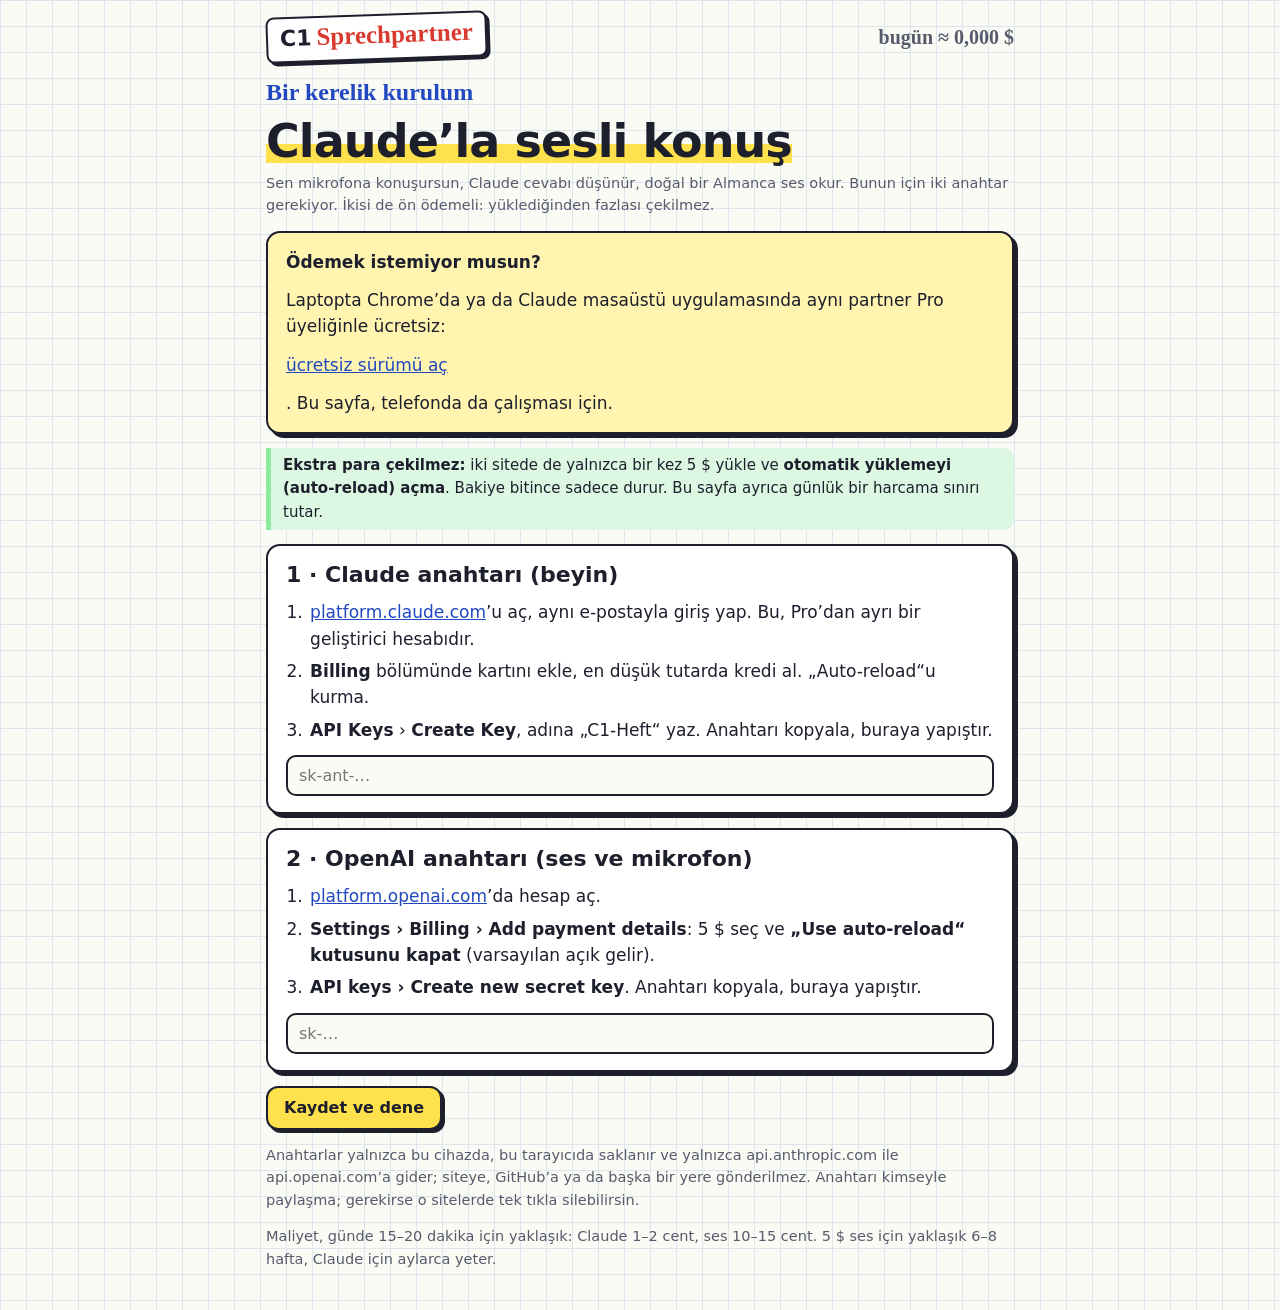
<file: src/sprechen.html>
<!DOCTYPE html>
<html lang="de">
<head>
<meta charset="utf-8">
<meta name="viewport" content="width=device-width, initial-scale=1, viewport-fit=cover">
<meta name="theme-color" content="#fbfbf6">
<meta name="apple-mobile-web-app-capable" content="yes">
<meta name="apple-mobile-web-app-title" content="C1 Sprechen">
<link rel="apple-touch-icon" href="../icons/icon-192.png">
<link rel="icon" href="../icons/icon-192.png">
<title>C1-Heft · Sprechpartner</title>
<style>
/*FONTS*/
/* Speaking partner for the C1-Heft site. Same exercise-book language as the main site:
   squared paper, ink outlines, highlighter yellow, red-pen corrections, sticker buttons.
   The one loud element is the round microphone sticker; everything else stays quiet. */
:root{--bg:#fbfbf6;--ink:#1d1f2c;--ink2:#575a6b;--grid:#dde5ee;--hl:#ffe14d;--hl2:#fff4b0;--pink:#ff8fc2;--mint:#8bea9e;--mint2:#dcf8e2;--red:#d93a2f;--blue:#2148c0;--card:#fff;
  --f-ui:"Bricolage Grotesque",system-ui,-apple-system,"Segoe UI",sans-serif;--f-hand:Caveat,"Bradley Hand",cursive;--f-text:Literata,Georgia,serif;color-scheme:light}
*{box-sizing:border-box;min-width:0}
html{-webkit-text-size-adjust:100%}
body{margin:0;color:var(--ink);font:400 17px/1.55 var(--f-ui);background:var(--bg);background-image:linear-gradient(var(--grid) 1px,transparent 1px),linear-gradient(90deg,var(--grid) 1px,transparent 1px);background-size:26px 26px;overflow-x:clip}
.wrap{max-width:780px;margin:0 auto;padding:max(14px,env(safe-area-inset-top)) 16px 40px}
p{margin:0}
h1{font:800 clamp(30px,6.5vw,46px)/1.05 var(--f-ui);letter-spacing:-.02em;margin:6px 0 6px;text-wrap:balance}
h2{font:800 22px/1.15 var(--f-ui);margin:0}
a{color:var(--blue)}
.hw{font-family:var(--f-hand);font-weight:700}
.mark{background:linear-gradient(transparent 55%,var(--hl) 55%,var(--hl) 90%,transparent 90%);box-decoration-break:clone;-webkit-box-decoration-break:clone}
.top{display:flex;align-items:center;justify-content:space-between;gap:10px;flex-wrap:wrap}
.logo{display:inline-flex;align-items:baseline;gap:5px;background:var(--card);border:2px solid var(--ink);border-radius:8px;padding:3px 12px 5px;box-shadow:3px 3px 0 var(--ink);transform:rotate(-2deg);text-decoration:none;color:var(--ink)}
.logo b{font-size:22px;font-weight:800}.logo span{font:700 25px var(--f-hand);color:var(--red)}
.stage{display:grid;gap:14px;margin-top:14px}
.card{background:var(--card);border:2px solid var(--ink);border-radius:14px;box-shadow:4px 4px 0 var(--ink);padding:16px 18px;display:grid;gap:12px}
.card.soft{background:var(--hl2)}
.note{font-size:14.5px;color:var(--ink2)}
.btn{font:700 16px var(--f-ui);color:var(--ink);background:var(--card);border:2px solid var(--ink);border-radius:12px;padding:10px 16px;min-height:44px;cursor:pointer;box-shadow:3px 3px 0 var(--ink);text-decoration:none;display:inline-flex;align-items:center;justify-content:center;gap:6px}
.btn:active{transform:translate(3px,3px);box-shadow:none}
.btn.pri{background:var(--hl);font-weight:800}
.btn.small{font-size:14px;min-height:36px;padding:6px 12px;box-shadow:2px 2px 0 var(--ink)}
.btn:disabled{opacity:.45;cursor:not-allowed}
:focus-visible{outline:3px solid var(--blue);outline-offset:3px}
.row{display:flex;flex-wrap:wrap;gap:10px 14px;align-items:center}
.chip{display:inline-block;font:800 12.5px/1 var(--f-ui);background:var(--ink);color:var(--hl);border-radius:6px;padding:4px 7px}
.tasks{display:grid;gap:10px;grid-template-columns:repeat(auto-fill,minmax(220px,1fr))}
.task{text-align:left;font:inherit;color:inherit;background:var(--card);border:2px solid var(--ink);border-radius:12px;padding:10px 12px;cursor:pointer;display:grid;gap:4px;box-shadow:2px 2px 0 var(--ink)}
.task[aria-pressed=true]{background:var(--hl)}
.task.today{border-width:3px}
.tasks .lbl{font-weight:800;font-size:15px}
.task .t{font-weight:700;line-height:1.25}.task .k{font-size:14px;opacity:.75}
.seg{display:inline-flex;border:2px solid var(--ink);border-radius:12px;overflow:hidden;flex-wrap:wrap}
.seg button{font:700 15px var(--f-ui);border:0;background:var(--card);color:var(--ink);padding:9px 13px;min-height:42px;cursor:pointer}
.seg button+button{border-left:2px solid var(--ink)}
.seg button[aria-pressed=true]{background:var(--ink);color:var(--hl)}
.set{display:grid;gap:12px}
.set .lbl{font-weight:700;font-size:15px;margin-bottom:4px}
input[type=range]{accent-color:#1d1f2c;width:min(240px,100%)}
input[type=password],input[type=text],select,textarea{font:400 16px var(--f-ui);color:var(--ink);background:var(--bg);border:2px solid var(--ink);border-radius:10px;padding:9px 11px;width:100%}
select{width:auto}
label.check{display:flex;gap:8px;align-items:flex-start;font-size:15px}
label.check input{width:20px;height:20px;margin-top:2px;accent-color:#1d1f2c}
ol.steps{margin:0;padding-left:1.3em;display:grid;gap:6px}
ol.steps li{padding-left:2px}
details summary{cursor:pointer;font-weight:700}
.keyok{color:#137a43;font-weight:700}.err{color:var(--red);font-weight:700}
.safe{border-left:5px solid var(--mint);padding:6px 12px;background:var(--mint2);border-radius:0 10px 10px 0;font-size:15px}
/* talk */
.bar{position:sticky;top:0;z-index:5;background:var(--bg);padding:8px 0;border-bottom:2px dashed var(--grid);display:flex;align-items:center;justify-content:space-between;gap:10px;flex-wrap:wrap}
.clock{font:800 22px/1 var(--f-ui);font-variant-numeric:tabular-nums}
.cost{font:700 20px/1 var(--f-hand);color:var(--ink2)}
.taskcard{background:var(--hl2);border-left:6px solid var(--ink);padding:10px 14px;border-radius:0 10px 10px 0}
.taskcard ol{margin:6px 0 0;padding-left:1.2em}
.taskcard summary{font-weight:700;list-style-position:outside}
.log{display:grid;gap:12px;padding-bottom:6px}
.b{scroll-margin-bottom:230px;max-width:88%;border:2px solid var(--ink);border-radius:16px;padding:10px 14px;background:var(--card)}
.b.p{justify-self:start;border-top-left-radius:4px}
.b.me{justify-self:end;background:var(--mint2);border-top-right-radius:4px}
.b .who{font:700 20px/1 var(--f-hand);color:var(--blue);display:flex;gap:8px;align-items:center;justify-content:space-between;margin-bottom:2px}
.b.me .who{color:var(--ink2)}
.b .txt{font:400 16.5px/1.5 var(--f-text);white-space:pre-wrap}
.b .hid{filter:blur(5px);user-select:none}
.mini{font:600 13px var(--f-ui);border:1.5px solid var(--ink);border-radius:999px;background:var(--card);color:var(--ink);padding:2px 10px;cursor:pointer;min-height:30px}
.corr{margin-top:8px;border-top:1.5px dashed var(--red);padding-top:6px;display:grid;gap:2px}
.corr p{font:700 22px/1.15 var(--f-hand);color:var(--red)}
.corr .okc{color:#137a43}
.dock{position:sticky;bottom:0;padding:12px 0 max(12px,env(safe-area-inset-bottom));background:linear-gradient(transparent,var(--bg) 22%);display:grid;justify-items:center;gap:8px}
.mic{--lv:0;position:relative;width:112px;height:112px;border-radius:50%;border:3px solid var(--ink);background:var(--hl);color:var(--ink);font:800 15px/1.15 var(--f-ui);cursor:pointer;box-shadow:4px 4px 0 var(--ink);display:grid;place-items:center;text-align:center;padding:8px;-webkit-tap-highlight-color:transparent}
.mic::after{content:"";position:absolute;inset:-6px;border-radius:50%;border:3px solid var(--red);opacity:0;transform:scale(calc(1 + var(--lv) * .22));transition:transform .08s linear}
.mic.listen{background:var(--red);color:#fff}
.mic.listen::after{opacity:.6}
.mic.think{background:var(--card)}
.mic.speak{background:var(--mint)}
.mic svg{width:34px;height:34px;display:block;margin:0 auto 2px}
.status{font:700 22px/1.15 var(--f-hand);color:var(--blue);min-height:26px;text-align:center}
.typebox{width:100%;display:grid;gap:8px}
.typebox textarea{min-height:70px;font-family:var(--f-text)}
.tapplay{font-size:18px}
/* result */
.score{display:flex;gap:18px;align-items:center;flex-wrap:wrap}
.ring{width:108px;height:108px;border:4px solid var(--red);border-radius:50%;display:grid;place-items:center;font:700 54px/1 var(--f-hand);color:var(--red);transform:rotate(-6deg);flex:none}
.facts{display:flex;flex-wrap:wrap;gap:8px 22px}.facts div{display:grid}.facts b{font:800 22px/1.1 var(--f-ui)}.facts span{font-size:13.5px;color:var(--ink2)}
.crit{display:grid;gap:8px}
.cr{display:grid;grid-template-columns:minmax(0,12em) 1fr auto;gap:4px 10px;align-items:center}
.pbar{height:12px;border:2px solid var(--ink);border-radius:999px;overflow:hidden;background:var(--card)}.pbar i{display:block;height:100%;background:var(--mint)}
.cr small{grid-column:1/-1;color:var(--ink2);font-size:14.5px}
ul.clean{margin:0;padding-left:1.1em;display:grid;gap:4px}
.hist{display:grid;gap:6px}.hist div{display:flex;justify-content:space-between;gap:10px;border-bottom:1.5px dashed var(--grid);padding:4px 0;font-size:15px}
[hidden]{display:none !important}
@media (max-width:600px){.b{max-width:96%}.cr{grid-template-columns:1fr auto}.cr .pbar{grid-column:1/-1;order:3}.cr small{order:4}.mic{width:104px;height:104px}}
@media (prefers-reduced-motion:reduce){.mic::after{transition:none}}
</style>
</head>
<body>
<div class="wrap">
  <div class="top"><a class="logo" href="../"><b>C1</b><span>Sprechpartner</span></a><span class="cost" id="costTop"></span></div>

  <!-- one-time setup -->
  <section id="setup" class="stage" hidden>
    <div><p class="hw" style="font-size:24px;color:var(--blue)">Bir kerelik kurulum</p><h1><span class="mark">Claude’la sesli konuş</span></h1>
      <p class="note">Sen mikrofona konuşursun, Claude cevabı düşünür, doğal bir Almanca ses okur. Bunun için iki anahtar gerekiyor. İkisi de ön ödemeli: yüklediğinden fazlası çekilmez.</p></div>
    <div class="card soft"><b>Ödemek istemiyor musun?</b> Laptopta Chrome’da ya da Claude masaüstü uygulamasında aynı partner Pro üyeliğinle ücretsiz: <a href="https://claude.ai/artifact/Kxxn5QzTgQfJ53gdCzhF7z" target="_blank" rel="noopener">ücretsiz sürümü aç</a>. Bu sayfa, telefonda da çalışması için.</div>
    <div class="safe"><b>Ekstra para çekilmez:</b> iki sitede de yalnızca bir kez 5 $ yükle ve <b>otomatik yüklemeyi (auto-reload) açma</b>. Bakiye bitince sadece durur. Bu sayfa ayrıca günlük bir harcama sınırı tutar.</div>
    <div class="card">
      <h2>1 · Claude anahtarı (beyin)</h2>
      <ol class="steps">
        <li><a href="https://platform.claude.com/" target="_blank" rel="noopener">platform.claude.com</a>’u aç, aynı e-postayla giriş yap. Bu, Pro’dan ayrı bir geliştirici hesabıdır.</li>
        <li><b>Billing</b> bölümünde kartını ekle, en düşük tutarda kredi al. „Auto-reload“u kurma.</li>
        <li><b>API Keys</b> › <b>Create Key</b>, adına „C1-Heft“ yaz. Anahtarı kopyala, buraya yapıştır.</li>
      </ol>
      <input type="password" id="kA" autocomplete="off" autocapitalize="off" spellcheck="false" placeholder="sk-ant-…" aria-label="Claude API anahtarı">
    </div>
    <div class="card">
      <h2>2 · OpenAI anahtarı (ses ve mikrofon)</h2>
      <ol class="steps">
        <li><a href="https://platform.openai.com/" target="_blank" rel="noopener">platform.openai.com</a>’da hesap aç.</li>
        <li><b>Settings › Billing › Add payment details</b>: 5 $ seç ve <b>„Use auto-reload“ kutusunu kapat</b> (varsayılan açık gelir).</li>
        <li><b>API keys › Create new secret key</b>. Anahtarı kopyala, buraya yapıştır.</li>
      </ol>
      <input type="password" id="kO" autocomplete="off" autocapitalize="off" spellcheck="false" placeholder="sk-…" aria-label="OpenAI API anahtarı">
    </div>
    <div class="row"><button class="btn pri" type="button" id="saveKeys">Kaydet ve dene</button><span id="keyNote" class="note"></span></div>
    <p class="note">Anahtarlar yalnızca bu cihazda, bu tarayıcıda saklanır ve yalnızca api.anthropic.com ile api.openai.com’a gider; siteye, GitHub’a ya da başka bir yere gönderilmez. Anahtarı kimseyle paylaşma; gerekirse o sitelerde tek tıkla silebilirsin.</p>
    <p class="note">Maliyet, günde 15–20 dakika için yaklaşık: Claude 1–2 cent, ses 10–15 cent. 5 $ ses için yaklaşık 6–8 hafta, Claude için aylarca yeter.</p>
  </section>

  <!-- task picker -->
  <section id="pick" class="stage" hidden>
    <div><p class="hw" style="font-size:24px;color:var(--blue)">Mündlicher Ausdruck</p><h1><span class="mark">Sprich mit Claude</span></h1>
      <p class="note">Görevi seç, mikrofona dokun, konuş. Durduğunda Claude cevap verir; ardından tekrar dinlemeye geçer. Sonunda telc ölçütleriyle not alırsın.</p></div>
    <div class="card"><h2>Görev</h2><div class="tasks" id="tasks"></div></div>
    <div class="card set">
      <h2>Ayarlar</h2>
      <div><div class="lbl">Mod</div><div class="seg" role="group" aria-label="Mod"><button type="button" data-mode="train">Training</button><button type="button" data-mode="exam">Prüfung</button></div>
        <p class="note" id="modeNote" style="margin-top:6px"></p></div>
      <div><div class="lbl">Partnerin sesi</div><div class="seg" role="group" aria-label="Ses" id="voices"></div>
        <div class="row" style="margin-top:8px"><button class="btn small" type="button" id="hear">Sesi dinle</button><span class="note" id="hearNote"></span></div></div>
      <div><div class="lbl"><label for="rate">Konuşma hızı <span id="rateV"></span></label></div><input type="range" id="rate" min="0.85" max="1.3" step="0.05"></div>
      <label class="check"><input type="checkbox" id="hands"> <span>Eller serbest: konuşmayı bitirince otomatik gönder, partner bitirince otomatik dinle</span></label>
      <details><summary>Daha fazla</summary>
        <div class="set" style="margin-top:10px">
          <div><div class="lbl">Konuşma tanıma</div><div class="seg" role="group" aria-label="Konuşma tanıma"><button type="button" data-stt="openai">OpenAI (en iyi)</button><button type="button" data-stt="free">Cihazın (ücretsiz)</button></div>
            <p class="note" style="margin-top:6px">OpenAI dakikası yaklaşık 0,3 cent ve Almanca hatalarını olduğu gibi yazar. Cihazınki ücretsiz ama iPhone’da daha sık takılır.</p></div>
          <div><div class="lbl"><label for="cap">Günlük harcama sınırı</label></div><select id="cap"><option value="0.2">0,20 $</option><option value="0.4">0,40 $</option><option value="0.8">0,80 $</option><option value="1.5">1,50 $</option></select>
            <p class="note" style="margin-top:6px">Sınıra gelince sayfa yeni istek göndermez. Bu cihazda toplam: <b id="costTotal"></b></p></div>
          <div class="row"><button class="btn small" type="button" id="editKeys">Anahtarları değiştir</button><button class="btn small" type="button" id="delKeys">Anahtarları bu cihazdan sil</button></div>
        </div>
      </details>
    </div>
    <div class="row"><button class="btn pri" type="button" id="go" style="font-size:18px;padding:12px 22px">Konuşmayı başlat</button><span class="hw" style="font-size:22px;color:var(--ink2)" id="pickNote"></span></div>
    <div class="card"><h2>Önceki konuşmaların</h2><div class="hist" id="hist"></div></div>
  </section>

  <!-- conversation -->
  <section id="talk" class="stage" hidden>
    <div class="bar"><div><span class="chip" id="tTeil"></span> <b id="tTitle"></b></div><div class="row"><span class="clock" id="clock">0:00</span><button class="btn small" type="button" id="end">Bitir ve değerlendir</button></div></div>
    <div class="taskcard" id="tCard"></div>
    <div class="row" id="sidePick" hidden><span>Tez ya da alıntıyla ilgili görüşün:</span><button class="btn" type="button" data-side="pro">Ich bin dafür</button><button class="btn" type="button" data-side="contra">Ich bin dagegen</button></div>
    <div class="log" id="log" aria-live="polite"></div>
    <div class="dock">
      <div class="status" id="status"></div>
      <button class="mic" type="button" id="mic" aria-label="Konuş"><span id="micInner"></span></button>
      <p class="note" id="dockNote" style="text-align:center"></p>
      <button class="mini" type="button" id="typeToggle">Yazarak cevap ver</button>
      <div class="typebox" id="typeBox" hidden><textarea id="say" lang="de" placeholder="Almanca yaz…"></textarea><div class="row"><button class="btn pri small" type="button" id="send">Gönder</button></div></div>
    </div>
  </section>

  <section id="result" class="stage" hidden></section>
</div>
<script>
(() => {
'use strict';
/* ---------- helpers ---------- */
const $ = s => document.querySelector(s);
const esc = s => String(s == null ? '' : s).replace(/[&<>"']/g, c => ({ '&': '&amp;', '<': '&lt;', '>': '&gt;', '"': '&quot;', "'": '&#39;' }[c]));
const fmt = s => Math.floor(s / 60) + ':' + String(Math.floor(s % 60)).padStart(2, '0');
const money = v => (v < 0.095 ? v.toFixed(3) : v.toFixed(2)).replace('.', ',') + ' $';
const today = () => { const d = new Date(); return d.getFullYear() + '-' + String(d.getMonth() + 1).padStart(2, '0') + '-' + String(d.getDate()).padStart(2, '0'); };
const ld = (k, d) => { try { const v = JSON.parse(localStorage.getItem(k) || 'null'); return v == null ? d : v; } catch (e) { return d; } };
const sv = (k, v) => { try { localStorage.setItem(k, JSON.stringify(v)); } catch (e) {} };
const LS = { keys: 'c1-sp-keys', set: 'c1-sp-set', hist: 'c1-sp-hist', cost: 'c1-sp-cost' }, MAIN = 'linie-c1-v1';
const IOS = /iPhone|iPad|iPod/.test(navigator.userAgent) || (navigator.platform === 'MacIntel' && navigator.maxTouchPoints > 1);
const SRC = window.SpeechRecognition || window.webkitSpeechRecognition || null;
const MIC_SVG = '<svg viewBox="0 0 24 24" fill="none" stroke="currentColor" stroke-width="2.2" stroke-linecap="round" stroke-linejoin="round" aria-hidden="true"><rect x="9" y="3" width="6" height="11" rx="3"/><path d="M5 11a7 7 0 0 0 14 0M12 18v3"/></svg>';

let keys = Object.assign({ anthropic: '', openai: '' }, ld(LS.keys, {}));
const set = Object.assign({ mode: 'train', voice: 'marin', rate: 1.1, hands: true, stt: 'openai', cap: 0.4 }, ld(LS.set, {}));
const saveSet = () => sv(LS.set, set);
let cost = ld(LS.cost, {});

/* ---------- prices (USD), checked 25.11.2026 ---------- */
const MODELS_TURN = ['claude-haiku-5-5', 'claude-sonnet-5-5'];
const MODELS_EVAL = ['claude-sonnet-5-5', 'claude-haiku-5-5'];
const PRICE = { 'claude-haiku-5-5': [0.10, 0.50], 'claude-sonnet-5-5': [2, 10] };
const TTS_PER_MIN = 0.015, STT_PER_MIN = 0.003;
const VOICES = [['marin', 'Marin (kadın)'], ['cedar', 'Cedar (erkek)'], ['coral', 'Coral (kadın)'], ['ash', 'Ash (erkek)']];
const TTS_INSTR = 'Sprich natürliches, deutliches Hochdeutsch mit muttersprachlicher Aussprache, in lebendigem, zügigem Gesprächstempo, freundlich und zugewandt, wie ein Gesprächspartner in einer mündlichen Prüfung.';

function addCost(usd) {
  if (!(usd > 0)) return;
  const t = today(); cost[t] = (cost[t] || 0) + usd; cost.total = (cost.total || 0) + usd; sv(LS.cost, cost);
  if (S) S.cost += usd; renderCost();
}
const todayCost = () => cost[today()] || 0;
function renderCost() { $('#costTop').textContent = 'bugün ≈ ' + money(todayCost()); $('#costTotal').textContent = money(cost.total || 0); }

/* ---------- tasks ---------- */
let TODAY = null;
/*GENERAL*/
const KIND = { present: 'Sunum (3–4 dk), sonra ek sorular', summary: 'Claude kısa sunum yapar, sen özetlersin', discuss: 'Tez üzerine tartışma, Claude karşı görüşte', chat: 'Serbest sohbet, ısınma', role: 'Gündelik hayat: rol oyunu' };
const allTasks = () => (TODAY ? [TODAY] : []).concat(GENERAL);
let sel = null;

function loadScript(src) { return new Promise((res, rej) => { const s = document.createElement('script'); s.src = src; s.onload = res; s.onerror = rej; document.head.appendChild(s); }); }
async function loadToday() {
  try {
    await loadScript('../data/manifest.js?t=' + Date.now());
    const man = window.MANIFEST, cur = man.current, m = man.days.find(d => d.id === cur);
    window.DAYS = window.DAYS || {};
    await loadScript('../' + m.file + '?v=' + m.v);
    const day = window.DAYS[cur], sp = day && day.sections.find(s => s.kind === 'speak');
    if (sp) {
      const pts = sp.structure.map(x => x.de), fi = pts.findIndex(p => /^Anschlussfrage/i.test(p));
      TODAY = { id: cur + '-1a', dayId: cur, day: day.no, teil: 'Teil 1A', kind: 'present', title: sp.topic, target: sp.target || 210,
        points: pts.filter((_, i) => i !== fi), follow: fi >= 0 ? pts[fi].replace(/^Anschlussfrage:\s*/i, '') : '' };
    }
  } catch (e) {}
  const wanted = location.hash.slice(1);
  sel = allTasks().find(t => t.id === wanted) || (wanted === 'today' && TODAY) || TODAY || GENERAL[0];
  renderTasks();
}
function taskBtn(t) { return `<button class="task${t === TODAY ? ' today' : ''}" type="button" data-id="${esc(t.id)}" aria-pressed="${t === sel}"><span><span class="chip">${esc(t.teil)}</span>${t.day ? ` <span class="hw" style="font-size:19px">Tag ${t.day} · bugün</span>` : ''}</span><span class="t" lang="de">${esc(t.title)}</span><span class="k">${esc(t.kind === 'role' && t.tr ? t.tr : KIND[t.kind])}</span></button>`; }
function renderTasks() {
  const all = allTasks(), exam = all.filter(t => t.teil !== 'Alltag'), life = all.filter(t => t.teil === 'Alltag');
  $('#tasks').innerHTML = `<p class="lbl" style="grid-column:1/-1;margin:0">Sınav görevleri</p>${exam.map(taskBtn).join('')}<p class="lbl" style="grid-column:1/-1;margin:6px 0 0">Gündelik hayat</p>${life.map(taskBtn).join('')}`;
  $('#pickNote').textContent = sel ? sel.title : '';
}
$('#tasks').addEventListener('click', e => { const b = e.target.closest('.task'); if (!b) return; sel = allTasks().find(t => t.id === b.dataset.id); renderTasks(); });

/* ---------- settings UI ---------- */
function renderSet() {
  document.querySelectorAll('[data-mode]').forEach(b => b.setAttribute('aria-pressed', String(b.dataset.mode === set.mode)));
  $('#modeNote').textContent = set.mode === 'train' ? 'Her konuşmandan sonra Claude önce cümlenin doğru hâlini söyler, sonra cevap verir.' : 'Gerçek sınav gibi: arada düzeltme yok, hepsi sonda.';
  $('#voices').innerHTML = VOICES.map(([v, n]) => `<button type="button" data-voice="${v}" aria-pressed="${v === set.voice}">${n}</button>`).join('');
  $('#rate').value = set.rate; $('#rateV').textContent = (+set.rate).toFixed(2).replace('.', ',') + '×';
  $('#hands').checked = !!set.hands; $('#cap').value = String(set.cap);
  document.querySelectorAll('[data-stt]').forEach(b => b.setAttribute('aria-pressed', String(b.dataset.stt === set.stt)));
}
document.addEventListener('click', e => {
  const m = e.target.closest('[data-mode]'); if (m) { set.mode = m.dataset.mode; saveSet(); renderSet(); }
  const v = e.target.closest('[data-voice]'); if (v) { set.voice = v.dataset.voice; saveSet(); renderSet(); }
  const s = e.target.closest('[data-stt]'); if (s) { set.stt = s.dataset.stt; saveSet(); renderSet(); }
});
$('#rate').addEventListener('input', e => { set.rate = +e.target.value; saveSet(); $('#rateV').textContent = set.rate.toFixed(2).replace('.', ',') + '×'; player.playbackRate = set.rate; });
$('#hands').addEventListener('change', e => { set.hands = e.target.checked; saveSet(); });
$('#cap').addEventListener('change', e => { set.cap = +e.target.value; saveSet(); });
$('#hear').addEventListener('click', async () => {
  unlockAudio(); $('#hearNote').textContent = 'Hazırlanıyor…';
  try { const b = await tts('Hallo! Ich bin dein Gesprächspartner. Wollen wir ein bisschen Deutsch sprechen?'); $('#hearNote').textContent = ''; await playBlob(b); }
  catch (e) { $('#hearNote').innerHTML = `<span class="err">${esc(e.message)}</span>`; }
});

/* ---------- keys ---------- */
function show(id) { ['setup', 'pick', 'talk', 'result'].forEach(x => { $('#' + x).hidden = x !== id; }); window.scrollTo(0, 0); }
$('#saveKeys').addEventListener('click', async () => {
  const a = $('#kA').value.trim() || keys.anthropic, o = $('#kO').value.trim() || keys.openai, n = $('#keyNote');
  if (!a || !o) { n.innerHTML = '<span class="err">İki anahtar da gerekli.</span>'; return; }
  n.textContent = 'Deniyorum…'; $('#saveKeys').disabled = true;
  const res = await Promise.all([testClaude(a), testOpenAI(o)]); $('#saveKeys').disabled = false;
  if (res[0] === true && res[1] === true) {
    keys = { anthropic: a, openai: o }; sv(LS.keys, keys); $('#kA').value = ''; $('#kO').value = '';
    n.innerHTML = '<span class="keyok">İki anahtar da çalışıyor.</span>'; setTimeout(() => show('pick'), 700);
  } else n.innerHTML = `<span class="err">${esc([res[0] === true ? '' : 'Claude: ' + res[0], res[1] === true ? '' : 'OpenAI: ' + res[1]].filter(Boolean).join(' · '))}</span>`;
});
$('#editKeys').addEventListener('click', () => { $('#keyNote').textContent = 'Boş bıraktığın kutu eski anahtarı korur.'; show('setup'); });
$('#delKeys').addEventListener('click', () => { keys = { anthropic: '', openai: '' }; try { localStorage.removeItem(LS.keys); } catch (e) {} $('#keyNote').textContent = 'Anahtarlar bu cihazdan silindi.'; show('setup'); });
async function testClaude(k) {
  try { for (const model of MODELS_TURN) { const r = await anthropicFetch(k, { model, max_tokens: 1, messages: [{ role: 'user', content: 'Hi' }] }); if (r.ok) { const j = await r.json(); addUsage(model, j.usage); return true; } const m = await errMsg('Claude', r); if (r.status !== 404) return m; } return 'Model bulunamadı.'; }
  catch (e) { return 'Bağlantı kurulamadı (internet?).'; }
}
async function testOpenAI(k) {
  try { const r = await fetch('https://api.openai.com/v1/models', { headers: { Authorization: 'Bearer ' + k } }); return r.ok ? true : await errMsg('OpenAI', r); }
  catch (e) { return 'Bağlantı kurulamadı (internet?).'; }
}
async function errMsg(who, r) {
  let j = null, t = ''; try { t = await r.text(); j = JSON.parse(t); } catch (e) {}
  const msg = (j && j.error && (j.error.message || j.error.type)) || t || '';
  if (r.status === 401) return who + ' anahtarı geçersiz.';
  if (/credit balance|billing|insufficient_quota|exceeded your current quota/i.test(msg) || r.status === 402) return who + ' bakiyen bitti ya da kredi yüklenmemiş.';
  if (r.status === 429) return who + ' çok fazla istek aldı; birkaç saniye bekle.';
  if (r.status === 529 || r.status >= 500) return who + ' şu an yoğun; tekrar dene.';
  if (r.status === 404) return who + ': model bulunamadı.';
  return who + ' hatası (' + r.status + '): ' + msg.slice(0, 140);
}
class ApiError extends Error { constructor(m, status) { super(m); this.status = status; } }
async function net(who, fn) { try { return await fn(); } catch (e) { if (e instanceof ApiError) throw e; throw new ApiError(who + ' bağlanılamadı. İnternet bağlantını kontrol et.', 0); } }

/* ---------- Claude ---------- */
function anthropicFetch(k, body, signal) {
  return fetch('https://api.anthropic.com/v1/messages', { method: 'POST', signal, headers: { 'content-type': 'application/json', 'x-api-key': k, 'anthropic-version': '2023-06-01', 'anthropic-dangerous-direct-browser-access': 'true' }, body: JSON.stringify(body) });
}
function addUsage(model, u) { if (!u) return; const p = PRICE[model] || PRICE['claude-sonnet-5-5']; addCost(((u.input_tokens || 0) * p[0] + (u.output_tokens || 0) * p[1]) / 1e6); }
async function claude({ system, messages, maxTokens, models, onText }) {
  let lastErr = null;
  for (const model of models) {
    const r = await net('Claude’a', () => anthropicFetch(keys.anthropic, { model, max_tokens: maxTokens, system, messages, stream: !!onText }));
    if (!r.ok) { const m = await errMsg('Claude', r); lastErr = new ApiError(m, r.status); if (r.status === 404) continue; throw lastErr; }
    if (!onText) { const j = await r.json(); addUsage(model, j.usage); return (j.content || []).map(c => c.text || '').join(''); }
    const rd = r.body.getReader(), dec = new TextDecoder(); let buf = '', text = '', usage = { input_tokens: 0, output_tokens: 0 };
    for (;;) {
      const { done, value } = await rd.read(); if (done) break;
      buf += dec.decode(value, { stream: true }); let i;
      while ((i = buf.indexOf('\n\n')) >= 0) {
        const block = buf.slice(0, i); buf = buf.slice(i + 2);
        const line = block.split('\n').find(l => l.startsWith('data:')); if (!line) continue;
        let ev; try { ev = JSON.parse(line.slice(5)); } catch (e) { continue; }
        if (ev.type === 'message_start' && ev.message && ev.message.usage) Object.assign(usage, ev.message.usage);
        else if (ev.type === 'content_block_delta' && ev.delta && ev.delta.type === 'text_delta') { text += ev.delta.text; onText(text); }
        else if (ev.type === 'message_delta' && ev.usage) usage.output_tokens = ev.usage.output_tokens || usage.output_tokens;
        else if (ev.type === 'error') throw new ApiError('Claude: ' + ((ev.error && ev.error.message) || 'hata'), 500);
      }
    }
    addUsage(model, usage); return text;
  }
  throw lastErr || new ApiError('Claude cevap vermedi.', 0);
}

/* ---------- voice out ---------- */
const player = new Audio(); player.preload = 'auto'; player.setAttribute('playsinline', '');
let audioUnlocked = false, curEnd = null, curQueue = null;
function silentWav() { const n = 2205, b = new ArrayBuffer(44 + n * 2), v = new DataView(b); const w = (o, s) => [...s].forEach((c, i) => v.setUint8(o + i, c.charCodeAt(0)));
  w(0, 'RIFF'); v.setUint32(4, 36 + n * 2, true); w(8, 'WAVE'); w(12, 'fmt '); v.setUint32(16, 16, true); v.setUint16(20, 1, true); v.setUint16(22, 1, true); v.setUint32(24, 22050, true); v.setUint32(28, 44100, true); v.setUint16(32, 2, true); v.setUint16(34, 16, true); w(36, 'data'); v.setUint32(40, n * 2, true);
  return URL.createObjectURL(new Blob([b], { type: 'audio/wav' })); }
function unlockAudio() {
  if (!audioUnlocked) { audioUnlocked = true; try { player.src = silentWav(); const p = player.play(); if (p) p.catch(() => { audioUnlocked = false; }); } catch (e) { audioUnlocked = false; } }
  ensureCtx();
}
async function tts(text) {
  const r = await net('Sese', () => fetch('https://api.openai.com/v1/audio/speech', { method: 'POST', headers: { Authorization: 'Bearer ' + keys.openai, 'Content-Type': 'application/json' },
    body: JSON.stringify({ model: 'gpt-4o-mini-tts', voice: set.voice, input: String(text).slice(0, 1800), instructions: TTS_INSTR, response_format: 'mp3' }) }));
  if (!r.ok) throw new ApiError(await errMsg('OpenAI ses', r), r.status);
  const b = await r.blob(); b.chars = String(text).length; return b;
}
function playBlob(blob) {
  return new Promise(res => {
    const url = URL.createObjectURL(blob); let fin = false, billed = false;
    const end = () => { if (fin) return; fin = true; if (!billed) addCost((blob.chars || 80) / 15 / 60 * TTS_PER_MIN); curEnd = null; player.onended = player.onerror = player.onloadedmetadata = null; try { URL.revokeObjectURL(url); } catch (e) {} $('#tapPlay') && $('#tapPlay').remove(); res(); };
    try { if (navigator.audioSession) navigator.audioSession.type = 'playback'; } catch (e) {}
    curEnd = end; player.onended = end; player.onerror = end;
    player.onloadedmetadata = () => { if (!billed && isFinite(player.duration) && player.duration > 0) { billed = true; addCost(player.duration / 60 * TTS_PER_MIN); } };
    player.src = url; player.defaultPlaybackRate = set.rate; player.playbackRate = set.rate; try { player.preservesPitch = true; } catch (e) {}
    const p = player.play();
    if (p) p.then(() => { player.playbackRate = set.rate; }).catch(() => tapToPlay(end));
  });
}
function tapToPlay(end) {
  if ($('#tapPlay')) return;
  const b = document.createElement('button'); b.id = 'tapPlay'; b.type = 'button'; b.className = 'btn pri tapplay'; b.textContent = '▶ Dinlemek için dokun';
  b.addEventListener('click', () => { player.play().then(() => { player.playbackRate = set.rate; b.remove(); }).catch(end); });
  $('#dockNote').after(b);
}
function stopAudio() { try { player.pause(); } catch (e) {} if (curEnd) curEnd(); }
function newQueue() {
  const items = []; let idx = 0, playing = false, closed = false, stopped = false, resolve; const done = new Promise(r => { resolve = r; });
  const pump = async () => {
    if (playing || stopped) return;
    if (idx >= items.length) { if (closed) resolve(); return; }
    playing = true; const it = items[idx++]; let b = null;
    try { b = await it.blob; } catch (e) { note(e.message, true); }
    if (b && !stopped) { phase('speak'); await playBlob(b); }
    playing = false; pump();
  };
  const q = {
    add(text) { if (!text || stopped) return; const p = tts(text); p.catch(() => {}); items.push({ blob: p }); pump(); },
    finish() { closed = true; if (!playing && idx >= items.length) resolve(); return done; },
    stop() { stopped = true; stopAudio(); resolve(); },
    get stopped() { return stopped; }
  };
  curQueue = q; return q;
}
function speakText(text) { const q = newQueue(); sentences(text, 320).forEach(c => q.add(c)); return q.finish(); }
function sentences(text, max) {
  const parts = String(text).match(/[^.!?…]+[.!?…]+["“”»«]?\s*|[^.!?…]+$/g) || [text], out = []; let cur = '';
  parts.forEach(p => { if ((cur + p).length > max && cur) { out.push(cur.trim()); cur = p; } else cur += p; });
  if (cur.trim()) out.push(cur.trim()); return out;
}

/* ---------- voice in ---------- */
let actx = null, stream = null, rec = null, chunks = [], vadT = 0, recT0 = 0, sr = null, srText = '';
function ensureCtx() { try { if (!actx) actx = new (window.AudioContext || window.webkitAudioContext)(); if (actx.state !== 'running') actx.resume().catch(() => {}); } catch (e) {} }
function level(x) { $('#mic').style.setProperty('--lv', Math.max(0, Math.min(1.4, x)).toFixed(2)); }
let starting = false;
async function startListening() {
  if (!S || starting || ph === 'listen' || ph === 'think' || ph === 'hear') return;
  if (S.task.kind === 'discuss' && !S.side) { note('Önce görüşünü seç.'); return; }
  starting = true; try { await startListening2(); } finally { starting = false; }
}
async function startListening2() {
  if (curQueue) curQueue.stop(); stopAudio();
  if (todayCost() >= set.cap) { capHit(); return; }
  if (set.stt === 'free' && SRC) { startFree(); return; }
  try { if (navigator.audioSession) navigator.audioSession.type = 'play-and-record'; } catch (e) {}
  try { stream = await navigator.mediaDevices.getUserMedia({ audio: { echoCancellation: true, noiseSuppression: true, autoGainControl: true } }); }
  catch (e) { phase('idle'); note(e && e.name === 'NotAllowedError' ? 'Mikrofon izni verilmedi. iPhone: Ayarlar › Safari › Mikrofon › İzin Ver; sonra sayfayı yenile.' : 'Mikrofon açılamadı.', true); return; }
  const mime = ['audio/mp4', 'audio/webm;codecs=opus', 'audio/webm', 'audio/ogg;codecs=opus'].find(m => window.MediaRecorder && MediaRecorder.isTypeSupported && MediaRecorder.isTypeSupported(m)) || '';
  chunks = [];
  try { rec = new MediaRecorder(stream, mime ? { mimeType: mime } : undefined); } catch (e) { rec = new MediaRecorder(stream); }
  rec.ondataavailable = e => { if (e.data && e.data.size) chunks.push(e.data); };
  rec.start(250); recT0 = Date.now(); phase('listen');
  // voice activity: stop after a pause (longer while presenting)
  let an = null; ensureCtx();
  if (actx && actx.state !== 'running') { try { await Promise.race([actx.resume(), new Promise(r => setTimeout(r, 600))]); } catch (e) {} }
  try { if (actx && actx.state === 'running') { const n = actx.createMediaStreamSource(stream); an = actx.createAnalyser(); an.fftSize = 1024; n.connect(an); } } catch (e) { an = null; }
  const first = S.task.kind === 'present' && !S.turns.some(t => t.role === 'me');
  const pause = first ? 4500 : 1500, maxMs = first ? 330000 : 120000;
  if (!an || !set.hands) note('Bitince mikrofona tekrar dokun.');
  else if (first) note('Sunumunu yap. Uzun bir duraklamada ya da dokununca biter.');
  const buf = new Float32Array(1024); let floor = 0.01, spoke = false, last = Date.now();
  clearInterval(vadT);
  vadT = setInterval(() => {
    const now = Date.now();
    if (an) {
      an.getFloatTimeDomainData(buf); let s = 0; for (let i = 0; i < buf.length; i++) s += buf[i] * buf[i];
      const rms = Math.sqrt(s / buf.length); if (!spoke) floor = Math.min(0.04, Math.max(0.003, floor * 0.92 + rms * 0.08));
      const thr = Math.max(0.018, floor * 3); level(rms / thr);
      if (rms > thr) { spoke = true; last = now; }
      if (set.hands && spoke && now - last > pause) return stopListening(true);
      if (set.hands && !spoke && now - recT0 > 15000) { note('Seni duyamadım. Hazır olunca mikrofona dokun.'); return stopListening(false); }
    }
    if (now - recT0 > maxMs) stopListening(true);
  }, 60);
}
function stopListening(send) {
  clearInterval(vadT); level(0);
  if (sr) { const s = sr; sr = null; s.__send = send; try { s.stop(); } catch (e) {} return; }
  if (!rec) return; const r = rec; rec = null; const secs = (Date.now() - recT0) / 1000;
  phase(send ? 'hear' : 'idle');
  r.onstop = async () => {
    if (stream) { stream.getTracks().forEach(t => t.stop()); stream = null; }
    const blob = new Blob(chunks, { type: r.mimeType || 'audio/mp4' });
    if (!send || !S || secs < 0.7 || blob.size < 1200) { phase('idle'); return; }
    S.micSecs += secs; if (S.task.kind === 'present' && !S.turns.some(t => t.role === 'me')) S.presSecs = secs;
    phase('hear');
    try { const text = (await transcribe(blob, secs)).trim(); if (!text) { phase('idle'); note('Seni duyamadım, tekrar dene.'); return; } userSays(text); }
    catch (e) { phase('idle'); note(e.message, true); }
  };
  try { r.stop(); } catch (e) { r.onstop(); }
}
async function transcribe(blob, secs) {
  const ext = /mp4|m4a|aac/.test(blob.type) ? 'm4a' : /ogg/.test(blob.type) ? 'ogg' : /wav/.test(blob.type) ? 'wav' : 'webm';
  const fd = new FormData(); fd.append('file', blob, 'rede.' + ext); fd.append('model', 'gpt-4o-mini-transcribe'); fd.append('language', 'de');
  fd.append('prompt', 'Ein Deutschlernender spricht in einer Prüfungsübung. Schreib wörtlich auf, was er sagt, auch mit Fehlern.');
  const r = await net('Konuşma tanımaya', () => fetch('https://api.openai.com/v1/audio/transcriptions', { method: 'POST', headers: { Authorization: 'Bearer ' + keys.openai }, body: fd }));
  if (!r.ok) throw new ApiError(await errMsg('OpenAI konuşma tanıma', r), r.status);
  const j = await r.json(); addCost(secs / 60 * STT_PER_MIN); return String(j.text || '');
}
function startFree() {
  srText = ''; const t0 = Date.now();
  try { sr = new SRC(); } catch (e) { set.stt = 'openai'; saveSet(); note('Cihazın konuşma tanıması yok; OpenAI tanımaya geçtim, tekrar dokun.'); return; }
  const me = sr; me.lang = 'de-DE'; me.interimResults = true; me.continuous = !IOS;
  let base = '';
  me.onresult = e => { let fin = '', inter = ''; for (let i = 0; i < e.results.length; i++) { const x = e.results[i]; if (x.isFinal) fin += x[0].transcript + ' '; else inter += x[0].transcript + ' '; } srText = (base + ' ' + fin).replace(/\s+/g, ' ').trim(); $('#status').textContent = (srText + ' ' + inter).trim().slice(-120) || 'Dinliyorum…'; };
  me.onerror = e => { if (e && /not-allowed|service-not-allowed/.test(e.error)) { set.stt = 'openai'; saveSet(); note('Cihazın konuşma tanıması açılamadı; OpenAI tanımaya geçtim.', true); } };
  me.onend = () => {
    const keep = sr === me && ph === 'listen' && S && S.task.kind === 'present' && !S.turns.some(t => t.role === 'me');
    if (keep) { base = srText; try { me.start(); return; } catch (e) {} }
    const send = me.__send !== false; sr = null; level(0);
    const secs = (Date.now() - t0) / 1000; if (S) S.micSecs += secs;
    if (send && srText && S) { if (S.task.kind === 'present' && !S.turns.some(t => t.role === 'me')) S.presSecs = secs; userSays(srText); } else phase('idle');
  };
  try { me.start(); phase('listen'); note(set.hands ? 'Konuş; durunca gönderilir.' : 'Bitince mikrofona dokun.'); } catch (e) { sr = null; phase('idle'); }
}

/* ---------- conversation ---------- */
let S = null, ph = 'idle', clockT = 0, wake = null;
function phase(p) {
  ph = p; const m = $('#mic');
  m.className = 'mic' + (p === 'listen' ? ' listen' : p === 'think' || p === 'hear' ? ' think' : p === 'speak' ? ' speak' : '');
  const label = { idle: 'Dokun ve konuş', listen: 'Dinliyorum · bitince dokun', hear: 'Anlıyorum…', think: 'Düşünüyor…', speak: 'Konuşuyor · sözünü kes' }[p] || '';
  $('#micInner').innerHTML = MIC_SVG + esc(label);
  $('#status').textContent = { listen: 'Ich höre zu …', hear: 'Einen Moment …', think: 'Claude überlegt …', speak: 'Claude spricht …' }[p] || '';
  $('#end').disabled = p === 'think' || p === 'hear';
}
function note(t, bad) { $('#dockNote').innerHTML = bad ? `<span class="err">${esc(t)}</span>` : esc(t || ''); }
function capHit() { phase('idle'); note('Bugünkü harcama sınırına geldin (' + money(set.cap) + '). İstersen „Daha fazla“dan yükseltebilirsin.', true); }
$('#mic').addEventListener('click', () => {
  if (!S) return; unlockAudio();
  if (ph === 'idle') startListening();
  else if (ph === 'listen') stopListening(true);
  else if (ph === 'speak') { if (curQueue) curQueue.stop(); stopAudio(); phase('idle'); startListening(); }
});
$('#typeToggle').addEventListener('click', () => { const b = $('#typeBox'); b.hidden = !b.hidden; if (!b.hidden) $('#say').focus(); });
$('#send').addEventListener('click', () => { const t = $('#say').value.trim(); if (!t || !S || ph === 'think' || ph === 'hear') return; unlockAudio(); if (ph === 'listen') stopListening(false); if (curQueue) curQueue.stop(); $('#say').value = ''; userSays(t); });

function bubble(t, i) {
  if (t.role === 'p') return `<div class="b p"><div class="who"><span>Claude</span><span>${t.hidden ? `<button class="mini" type="button" data-show="${i}">Metni göster</button> ` : ''}${t.text ? `<button class="mini" type="button" data-play="${i}">Tekrar dinle</button>` : ''}</span></div><div class="txt${t.hidden ? ' hid' : ''}" lang="de">${esc(t.text || '…')}</div></div>`;
  const c = t.corr === undefined ? '' : t.corr.length ? `<div class="corr">${t.corr.map(x => `<p lang="de">${esc(x)}</p>`).join('')}</div>` : (S.mode === 'train' ? '<div class="corr"><p class="okc">Alles korrekt.</p></div>' : '');
  return `<div class="b me"><div class="who"><span>Du</span></div><div class="txt" lang="de">${esc(t.text)}</div>${c}</div>`;
}
function renderLog() { $('#log').innerHTML = S.turns.map(bubble).join(''); const l = $('#log').lastElementChild; if (l) l.scrollIntoView({ block: 'nearest', behavior: 'smooth' }); }
$('#log').addEventListener('click', e => {
  const p = e.target.closest('[data-play]'); if (p && ph !== 'listen') { unlockAudio(); speakText(S.turns[+p.dataset.play].text).then(() => { if (ph === 'speak') phase('idle'); }); return; }
  const s = e.target.closest('[data-show]'); if (s) { S.turns[+s.dataset.show].hidden = false; renderLog(); }
});

function system() {
  const t = S.task; let role = '';
  if (t.kind === 'present') role = `Situation: Simulation der mündlichen Prüfung telc Deutsch C1 Hochschule. Ich halte eine Präsentation zum Thema „${t.title}“ (Punkte: ${t.points.join('; ')}). Du bist mein Prüfungspartner. Nach meiner Präsentation stellst du mir eine Anschlussfrage${t.follow ? ` (zum Beispiel: „${t.follow}“)` : ''}, nach meiner Antwort höchstens noch eine zweite. Danach bedankst du dich kurz und beendest das Gespräch.`;
  if (t.kind === 'summary') role = `Situation: telc Deutsch C1 Hochschule, Teil 1B. Du hast gerade diesen Kurzvortrag gehalten: """${S.vortrag}""". Ich fasse ihn zusammen. Danach stellst du mir eine Anschlussfrage; nach meiner Antwort reagierst du kurz, bedankst dich und beendest das Gespräch.`;
  if (t.kind === 'discuss') role = `Situation: telc Deutsch C1 Hochschule, Teil 2 (Diskussion). ${t.by ? 'Zitat' : 'These'}: „${t.title}“${t.by ? ' (' + t.by + '). Klärt zuerst, wie ihr das Zitat versteht; danach: Inwiefern stimmt ihr zu, welche Gründe und Beispiele gibt es, und wie reagiert ihr auf die Argumente des anderen?' : ''} Ich bin ${S.side === 'pro' ? 'dafür' : 'dagegen'}, du vertrittst sachlich die Gegenposition: Geh auf meine Argumente ein, bring neue Gegenargumente mit Beispielen und frag nach. Nach etwa acht Wortwechseln sucht ihr gemeinsam einen Kompromiss, dann beendest du das Gespräch.`;
  if (t.kind === 'role') role = `Situation: Rollenspiel aus dem Alltag in Deutschland. Du bist ${t.who}. Ich bin ${t.me}. ${t.goal} Bleib in deiner Rolle, sprich so natürlich wie im echten Leben (gern auch umgangssprachlich, wenn es passt), reagiere realistisch und stell Rückfragen. Nach etwa zehn Wortwechseln oder wenn das Anliegen geklärt ist, verabschiedest du dich passend und beendest das Gespräch.`;
  if (t.kind === 'chat') role = 'Situation: lockeres Gespräch unter Bekannten über meinen Tag, meine Arbeit, meine Freizeit und meine Pläne. Stell interessierte Fragen und erzähl auch kurz etwas von dir.';
  const corr = S.mode === 'train'
    ? 'Training: Prüfe zuerst meine letzte Äußerung. Für jeden Satz mit einem echten Grammatik-, Wortstellungs- oder Wortfehler schreibst du eine Zeile „K: <korrigierte Fassung des ganzen Satzes>“, höchstens zwei Zeilen, ohne Erklärung. Meine Äußerungen kommen aus einer Spracherkennung: Ignoriere Zeichensetzung, Groß- und Kleinschreibung und offensichtliche Erkennungsfehler. Achte besonders auf: Verb am Ende in dass- und weil-Sätzen, Verb an Position 2, Verben mit Präpositionen (nachdenken über, sich verlassen auf, es kommt zu), Adjektivendungen.'
    : 'Prüfungsmodus: Korrigiere nichts und schreib keine K-Zeilen.';
  return `${role}\n\nDu sprichst mit mir über eine Sprachausgabe. Sprich natürliches, gesprochenes Deutsch auf C1-Niveau. Antworte kurz: zwei bis vier Sätze, höchstens 60 Wörter. Keine Listen, kein Markdown, keine Emojis, keine Klammern.\n${corr}\n\nAntworte immer genau in diesem Format:\n${S.mode === 'train' ? 'K: … (nur wenn nötig)\n' : ''}A: <deine Antwort>\nWenn das Gespräch laut Aufgabe zu Ende ist, schreib in eine letzte, eigene Zeile: [ENDE]`;
}
function buildMessages(extra) {
  const m = [];
  S.turns.slice(-18).forEach(t => {
    const role = t.role === 'p' ? 'assistant' : 'user', content = t.role === 'p' ? (t.raw || ('A: ' + t.text)) : t.text;
    const last = m[m.length - 1]; if (last && last.role === role) last.content += '\n\n' + content; else m.push({ role, content });
  });
  if (!m.length || m[0].role !== 'user') m.unshift({ role: 'user', content: '(Die Übung beginnt.)' });
  if (m[m.length - 1].role !== 'user') m.push({ role: 'user', content: '(Fahre fort.)' });
  if (extra) m[m.length - 1].content += '\n\n[Hinweis: ' + extra + ']';
  return m;
}
function parseOut(t) {
  const corr = []; let ans = '', inA = false;
  String(t).split('\n').forEach(l => {
    if (!inA && /^\s*K:/.test(l)) corr.push(l.replace(/^\s*K:\s*/, '').trim());
    else if (!inA && /^\s*A:/.test(l)) { inA = true; ans += l.replace(/^\s*A:\s*/, ''); }
    else if (inA) ans += '\n' + l;
  });
  return { corr: corr.filter(Boolean), ans: ans.replace(/\[ENDE\]/g, '').trim(), aStarted: inA, end: /\[ENDE\]/.test(t) };
}
async function partnerTurn(extra) {
  if (todayCost() >= set.cap) { capHit(); return; }
  phase('think'); note('');
  const meTurn = [...S.turns].reverse().find(t => t.role === 'me');
  const msgs = buildMessages(extra), sys = system();
  const pt = { role: 'p', text: '' }; S.turns.push(pt); renderLog();
  const q = newQueue(); let corrDone = false, firstLen = 0;
  const giveCorr = c => { if (corrDone) return; corrDone = true; if (S.mode !== 'train' || !meTurn) return; meTurn.corr = c; if (c.length) q.add('Besser: ' + c.join(' ')); };
  try {
    const raw = await claude({ system: sys, messages: msgs, maxTokens: 350, models: MODELS_TURN, onText: txt => {
      const p = parseOut(txt); if (!p.aStarted) return;
      giveCorr(p.corr);
      if (!firstLen) { const m = p.ans.match(/^[\s\S]{18,}?[.!?…](?=\s)/); if (m) { firstLen = m[0].length; q.add(m[0].trim()); } }
      pt.text = p.ans; renderLog();
    } });
    const p = parseOut(raw); if (!p.aStarted) p.ans = String(raw).replace(/^\s*K:.*$/mg, '').replace(/\[ENDE\]/g, '').trim();
    giveCorr(p.corr);
    const rest = p.ans.slice(firstLen).trim(); if (rest) sentences(rest, 320).forEach(c => q.add(c));
    pt.text = p.ans; pt.raw = raw.replace(/\[ENDE\]/g, '').trim(); renderLog();
    await q.finish();
    if (!S) return;
    if (p.end) { phase('idle'); note('Konuşma bitti. Değerlendirme hazırlanıyor…'); return finish(); }
    if (S.task.kind === 'discuss' && S.turns.filter(t => t.role === 'me').length >= 9) note('İstersen artık „Bitir ve değerlendir“e bas.');
    phase('idle'); if (set.hands && curQueue === q && !q.stopped) startListening();
  } catch (e) {
    q.stop(); if (!pt.text) S.turns.splice(S.turns.indexOf(pt), 1); renderLog(); phase('idle'); note(e.message || 'Bir hata oldu, tekrar dene.', true);
  }
}
function userSays(text) {
  S.turns.push({ role: 'me', text }); renderLog();
  const mine = S.turns.filter(t => t.role === 'me').length, k = S.task.kind; let extra = '';
  if (k === 'present' && mine === 1) extra = 'Ich habe meine Präsentation beendet. Stell jetzt deine erste Anschlussfrage.';
  if (k === 'present' && mine >= 3) extra = 'Das war meine letzte Antwort: Reagiere kurz, bedank dich und beende das Gespräch mit [ENDE].';
  if (k === 'summary' && mine === 1) extra = 'Das war meine Zusammenfassung. Stell jetzt deine Anschlussfrage.';
  if (k === 'summary' && mine >= 2) extra = 'Das war meine Antwort: Reagiere kurz, bedank dich und beende mit [ENDE].';
  partnerTurn(extra);
}

$('#go').addEventListener('click', async () => {
  if (!keys.anthropic || !keys.openai) { show('setup'); return; }
  unlockAudio();
  S = { task: sel, mode: set.mode, turns: [], micSecs: 0, presSecs: 0, t0: Date.now(), cost: 0, side: null, vortrag: '' };
  show('talk'); $('#typeBox').hidden = true; note('');
  $('#tTeil').textContent = sel.teil; $('#tTitle').textContent = sel.title; $('#sidePick').hidden = sel.kind !== 'discuss';
  $('#tCard').innerHTML = sel.kind === 'present' ? `<details open><summary>Präsentation, ca. 3–4 Minuten: Punkte</summary><ol>${sel.points.map(p => `<li lang="de">${esc(p)}</li>`).join('')}</ol></details>`
    : sel.kind === 'summary' ? '<b>Hör gut zu:</b> Claude hält einen kurzen Vortrag. Fass ihn danach in eigenen Worten zusammen (etwa 1–1,5 Minuten) und beantworte die Frage.'
    : sel.kind === 'discuss' ? `<b>${sel.by ? 'Zitat' : 'These'}:</b> <span lang="de">„${esc(sel.title)}“${sel.by ? ' (' + esc(sel.by) + ')' : ''}</span><br>Wähl deine Position. Claude vertritt die Gegenposition. Begründe, reagiere auf seine Argumente, findet am Ende einen Kompromiss.`
    : sel.kind === 'role' ? `<b>Rollenspiel.</b> ${esc(sel.tr)}`
    : 'Unterhaltet euch locker. Antworte ausführlich und stell auch selbst Fragen.';
  clearInterval(clockT); clockT = setInterval(() => { if (S) $('#clock').textContent = fmt((Date.now() - S.t0) / 1000); }, 1000);
  try { if (navigator.wakeLock) wake = await navigator.wakeLock.request('screen'); } catch (e) {}
  phase('idle'); renderLog();
  try {
    if (sel.kind === 'present') {
      const g = `Herzlich willkommen! Sie halten jetzt Ihre Präsentation zum Thema „${sel.title}“. Sie haben etwa drei bis vier Minuten Zeit. Bitte beginnen Sie, wenn Sie bereit sind.`;
      S.turns.push({ role: 'p', text: g }); renderLog(); await speakText(g);
      if (ph === 'speak') phase('idle');
      if (ph === 'idle') { if (set.hands && S) startListening(); else note('Hazır olunca mikrofona dokun ve sunumuna başla.'); }
    } else if (sel.kind === 'summary') {
      phase('think'); note('Claude sunumunu hazırlıyor…');
      const v = await claude({ system: 'Du bist Prüfungspartner in der mündlichen Prüfung telc Deutsch C1 Hochschule.', models: MODELS_TURN, maxTokens: 500,
        messages: [{ role: 'user', content: `Halte einen kurzen Vortrag zum Thema „${sel.title}“: 150 bis 190 Wörter, gesprochene Sprache, klare Gliederung (Einleitung, zwei bis drei Punkte mit je einem Beispiel, eigene Meinung, Schluss). Gib nur den Vortragstext aus, ohne Überschrift.` }] });
      S.vortrag = v.trim(); S.turns.push({ role: 'p', text: S.vortrag, hidden: true, raw: 'A: ' + S.vortrag }); renderLog(); note('');
      await speakText(S.vortrag); if (ph === 'speak') phase('idle');
      note('Şimdi sunumu özetle.'); if (ph === 'idle' && set.hands && S) startListening();
    } else if (sel.kind === 'chat') partnerTurn('Begrüß mich kurz und stell mir eine erste Frage.');
    else if (sel.kind === 'role') partnerTurn('Beginne das Gespräch in deiner Rolle mit einem passenden, natürlichen ersten Satz.');
    else note('Önce görüşünü seç.');
  } catch (e) { phase('idle'); note(e.message || 'Bir hata oldu.', true); }
});
document.querySelectorAll('[data-side]').forEach(b => b.addEventListener('click', () => {
  if (!S || S.side) return; unlockAudio(); S.side = b.dataset.side; $('#sidePick').hidden = true;
  partnerTurn('Eröffne die Diskussion: Nenne deine Gegenposition mit einem ersten Argument und frag nach meiner Meinung.');
}));
$('#end').addEventListener('click', () => finish());

/* ---------- evaluation ---------- */
const CONN = ['weil', 'obwohl', 'deshalb', 'deswegen', 'außerdem', 'trotzdem', 'dennoch', 'einerseits', 'andererseits', 'zwar', 'jedoch', 'allerdings', 'dass', 'sodass', 'während', 'falls', 'zum Beispiel', 'meiner Meinung nach', 'im Gegensatz', 'darüber hinaus', 'zusammenfassend'];
function metrics() {
  const mine = S.turns.filter(t => t.role === 'me').map(t => t.text).join(' ');
  const words = mine.match(/[A-Za-zÄÖÜäöüß]+/g) || [], n = words.length, uniq = new Set(words.map(w => w.toLowerCase())).size;
  const low = mine.toLowerCase();
  return { words: n, ttr: n ? Math.round(100 * uniq / n) : 0, fill: (mine.match(/\b(äh|ähm|öhm|hm|halt|sozusagen|irgendwie)\b/gi) || []).length,
    conn: CONN.filter(c => new RegExp('(^|[^a-zäöüß])' + c.toLowerCase() + '([^a-zäöüß]|$)').test(low)),
    wpm: S.micSecs > 20 ? Math.round(n / (S.micSecs / 60)) : null, turns: S.turns.filter(t => t.role === 'me').length,
    secs: Math.round((Date.now() - S.t0) / 1000), micSecs: Math.round(S.micSecs) };
}
async function finish() {
  if (!S || ph === 'think' || ph === 'hear') return;
  if (ph === 'listen') stopListening(false); if (curQueue) curQueue.stop(); stopAudio();
  const m = metrics();
  if (!m.turns) { note('Değerlendirme için önce en az bir kez konuş.'); return; }
  clearInterval(clockT); phase('think'); note('Değerlendirme hazırlanıyor…');
  const transcript = S.turns.map(t => (t.role === 'p' ? 'PARTNER: ' : 'ICH: ') + t.text).join('\n');
  const prompt = `Bewerte meine Leistung in dieser Übung zur mündlichen Prüfung telc Deutsch C1 Hochschule (${S.task.teil}: ${S.task.title}). Meine Beiträge stammen aus einer Spracherkennung: Zeichensetzung kann fehlen, Aussprache ist nicht bewertbar.
Transkript:
${transcript}
Messwerte: ${m.words} Wörter, ${m.ttr}% verschiedene Wörter, ${m.fill} Füllwörter, Konnektoren: ${m.conn.join(', ') || 'keine'}${m.wpm ? ', ' + m.wpm + ' Wörter pro Minute' : ''}.
Bewerte nach den telc-C1-Kriterien, je 0 bis 5 Punkte: Aufgabenbewältigung, Interaktion und Flüssigkeit, Korrektheit, Wortschatz und Ausdruck. Kommentare und nächster Schritt auf Türkisch, kurz und konkret. Korrekturen: nur meine fehlerhaften Sätze, jeweils nur die korrigierte Fassung, ohne Erklärung (höchstens 8). Redemittel: 4 bis 6 passende C1-Wendungen auf Deutsch, die ich hätte benutzen können.
Gib NUR JSON zurück: {"kriterien":[{"name":"Aufgabenbewältigung","punkte":0,"kommentar":"..."},{"name":"Interaktion und Flüssigkeit","punkte":0,"kommentar":"..."},{"name":"Korrektheit","punkte":0,"kommentar":"..."},{"name":"Wortschatz und Ausdruck","punkte":0,"kommentar":"..."}],"gesamt":0,"staerken":["..."],"korrekturen":["..."],"redemittel":["..."],"naechster_schritt":"..."}  ("gesamt" = Prozent 0 bis 100)`;
  let fb = null;
  try { const t = await claude({ system: 'Du bist erfahrener telc-Prüfer für Deutsch C1. Du antwortest nur mit gültigem JSON.', messages: [{ role: 'user', content: prompt }], maxTokens: 1600, models: MODELS_EVAL }); const j = t.match(/\{[\s\S]*\}/); fb = JSON.parse(j ? j[0] : t); }
  catch (e) { phase('idle'); note((e && e.message) || 'Değerlendirme alınamadı, tekrar dene.', true); clockT = setInterval(() => { if (S) $('#clock').textContent = fmt((Date.now() - S.t0) / 1000); }, 1000); return; }
  try { if (wake) { wake.release(); wake = null; } } catch (e) {}
  const crit = Array.isArray(fb.kriterien) ? fb.kriterien.slice(0, 4) : [];
  const pct = Math.max(0, Math.min(100, Math.round(+fb.gesamt || (crit.reduce((a, c) => a + (+c.punkte || 0), 0) / 20 * 100))));
  const grade = pct >= 92 ? 1 : pct >= 81 ? 2 : pct >= 67 ? 3 : pct >= 50 ? 4 : pct >= 30 ? 5 : 6;
  const list = a => (Array.isArray(a) ? a : []).map(x => typeof x === 'string' ? x : (x && (x.korrigiert || x.text)) || '').filter(Boolean);
  const korr = list(fb.korrekturen);
  const R = $('#result');
  R.innerHTML = `<div class="card"><p class="hw" style="font-size:24px;color:var(--blue)">Karne · ${esc(S.task.teil)} · ${S.mode === 'train' ? 'Training' : 'Prüfung'}</p><h1 lang="de" style="font-size:clamp(26px,5vw,38px)">${esc(S.task.title)}</h1>
      <div class="score"><div class="ring" aria-label="Not ${grade}">${grade}</div><div class="facts"><div><b>${pct}%</b><span>telc ölçütleri</span></div><div><b>${m.words}</b><span>kelime</span></div><div><b>${m.wpm === null ? '–' : m.wpm}</b><span>kelime/dakika</span></div><div><b>${m.fill}</b><span>dolgu sözcüğü</span></div><div><b>${fmt(m.secs)}</b><span>süre</span></div><div><b>${money(S.cost)}</b><span>maliyet</span></div></div></div>
      <div class="crit">${crit.map(c => { const p = Math.max(0, Math.min(5, +c.punkte || 0)); return `<div class="cr"><b lang="de">${esc(c.name)}</b><div class="pbar"><i style="width:${p * 20}%"></i></div><span>${p}/5</span><small>${esc(c.kommentar)}</small></div>`; }).join('')}</div></div>
    ${korr.length ? `<div class="card"><h2>Doğru hâlleri</h2><div class="corr" style="border:0;margin:0;padding:0">${korr.map(x => `<p lang="de">${esc(x)}</p>`).join('')}</div></div>` : ''}
    <div class="card"><h2>Kullanabileceğin kalıplar</h2><ul class="clean">${list(fb.redemittel).map(x => `<li lang="de">${esc(x)}</li>`).join('')}</ul><p><b>Kullandığın bağlaçlar:</b> <span lang="de">${esc(m.conn.join(', ') || 'yok')}</span></p></div>
    <div class="card"><h2>Güçlü yanların</h2><ul class="clean">${list(fb.staerken).map(x => `<li>${esc(x)}</li>`).join('')}</ul><p class="hw" style="font-size:24px;color:var(--red)">${esc(fb.naechster_schritt || '')}</p></div>
    <p class="note">Sonuç bugünün Karne’sine eklendi; günü bitirince rapora girer.</p>
    <div class="row"><button class="btn pri" type="button" id="re">Aynı görevi tekrar dene</button><button class="btn" type="button" id="other">Başka görev seç</button><a class="btn" href="../">C1-Heft’e dön</a></div>`;
  const r = { at: new Date().toISOString(), id: S.task.id, teil: S.task.teil, task: S.task.title, mode: S.mode, pct, grade, words: m.words, wpm: m.wpm, secs: m.secs, cost: +S.cost.toFixed(4), korrekturen: korr.slice(0, 8), next: fb.naechster_schritt || '' };
  const h = ld(LS.hist, []); h.unshift(r); sv(LS.hist, h.slice(0, 40));
  writeMain(r); S.done = true;
  show('result'); phase('idle');
  $('#re').addEventListener('click', () => $('#go').click());
  $('#other').addEventListener('click', () => { S = null; renderHist(); show('pick'); });
}
function writeMain(r) {
  try {
    const st = JSON.parse(localStorage.getItem(MAIN) || 'null') || { days: {}, log: {} }; st.days = st.days || {};
    const id = (S.task.dayId) || (window.MANIFEST && window.MANIFEST.current); if (!id) return;
    const d = st.days[id] = st.days[id] || {};
    d.partner = (d.partner || []).concat([r]).slice(-10);
    if (S.task.kind === 'present' && S.task.dayId) { d.speak = d.speak || {}; d.speak.done = true; d.speak.secs = Math.max(d.speak.secs || 0, Math.round(S.presSecs || 0)); if (!d.speak.rating) d.speak.rating = Math.max(1, Math.min(5, Math.round(r.pct / 20))); }
    d.updatedAt = new Date().toISOString();
    st.log = st.log || {}; st.log[today()] = (st.log[today()] || 0) + Math.round(r.secs);
    localStorage.setItem(MAIN, JSON.stringify(st));
  } catch (e) {}
}
function renderHist() {
  const h = ld(LS.hist, []);
  $('#hist').innerHTML = h.length ? h.slice(0, 12).map(x => `<div><span>${esc(String(x.at).slice(0, 10))} · <span lang="de">${esc(x.teil)}: ${esc(x.task)}</span></span><b>${esc(x.pct)}% · Not ${esc(x.grade)}</b></div>`).join('') : '<p class="note">Henüz konuşma yok. İlk konuşmandan sonra puanların burada görünür.</p>';
}
document.addEventListener('visibilitychange', () => { if (document.hidden && ph === 'listen') stopListening(false); });

/* ---------- start ---------- */
renderSet(); renderCost(); renderHist(); phase('idle');
show(keys.anthropic && keys.openai ? 'pick' : 'setup');
loadToday();
})();
</script>
</body>
</html>
</file>
